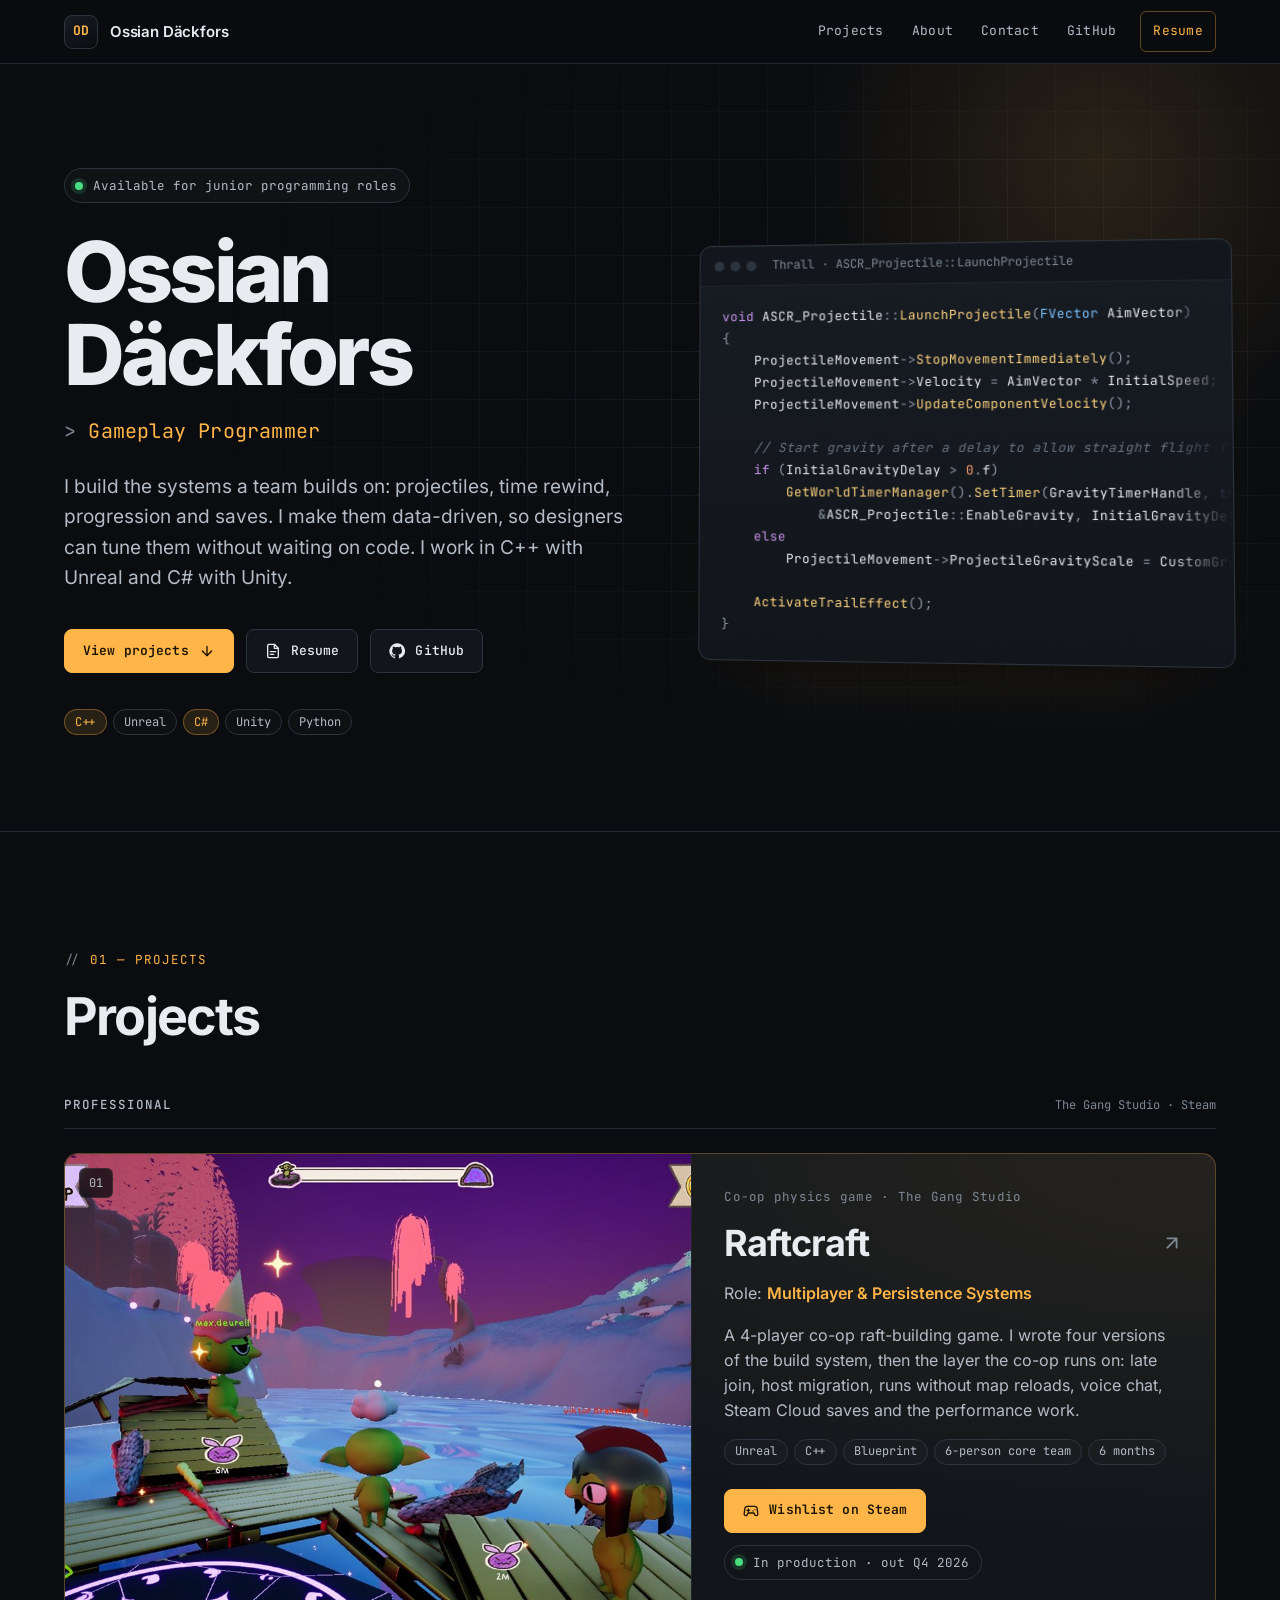
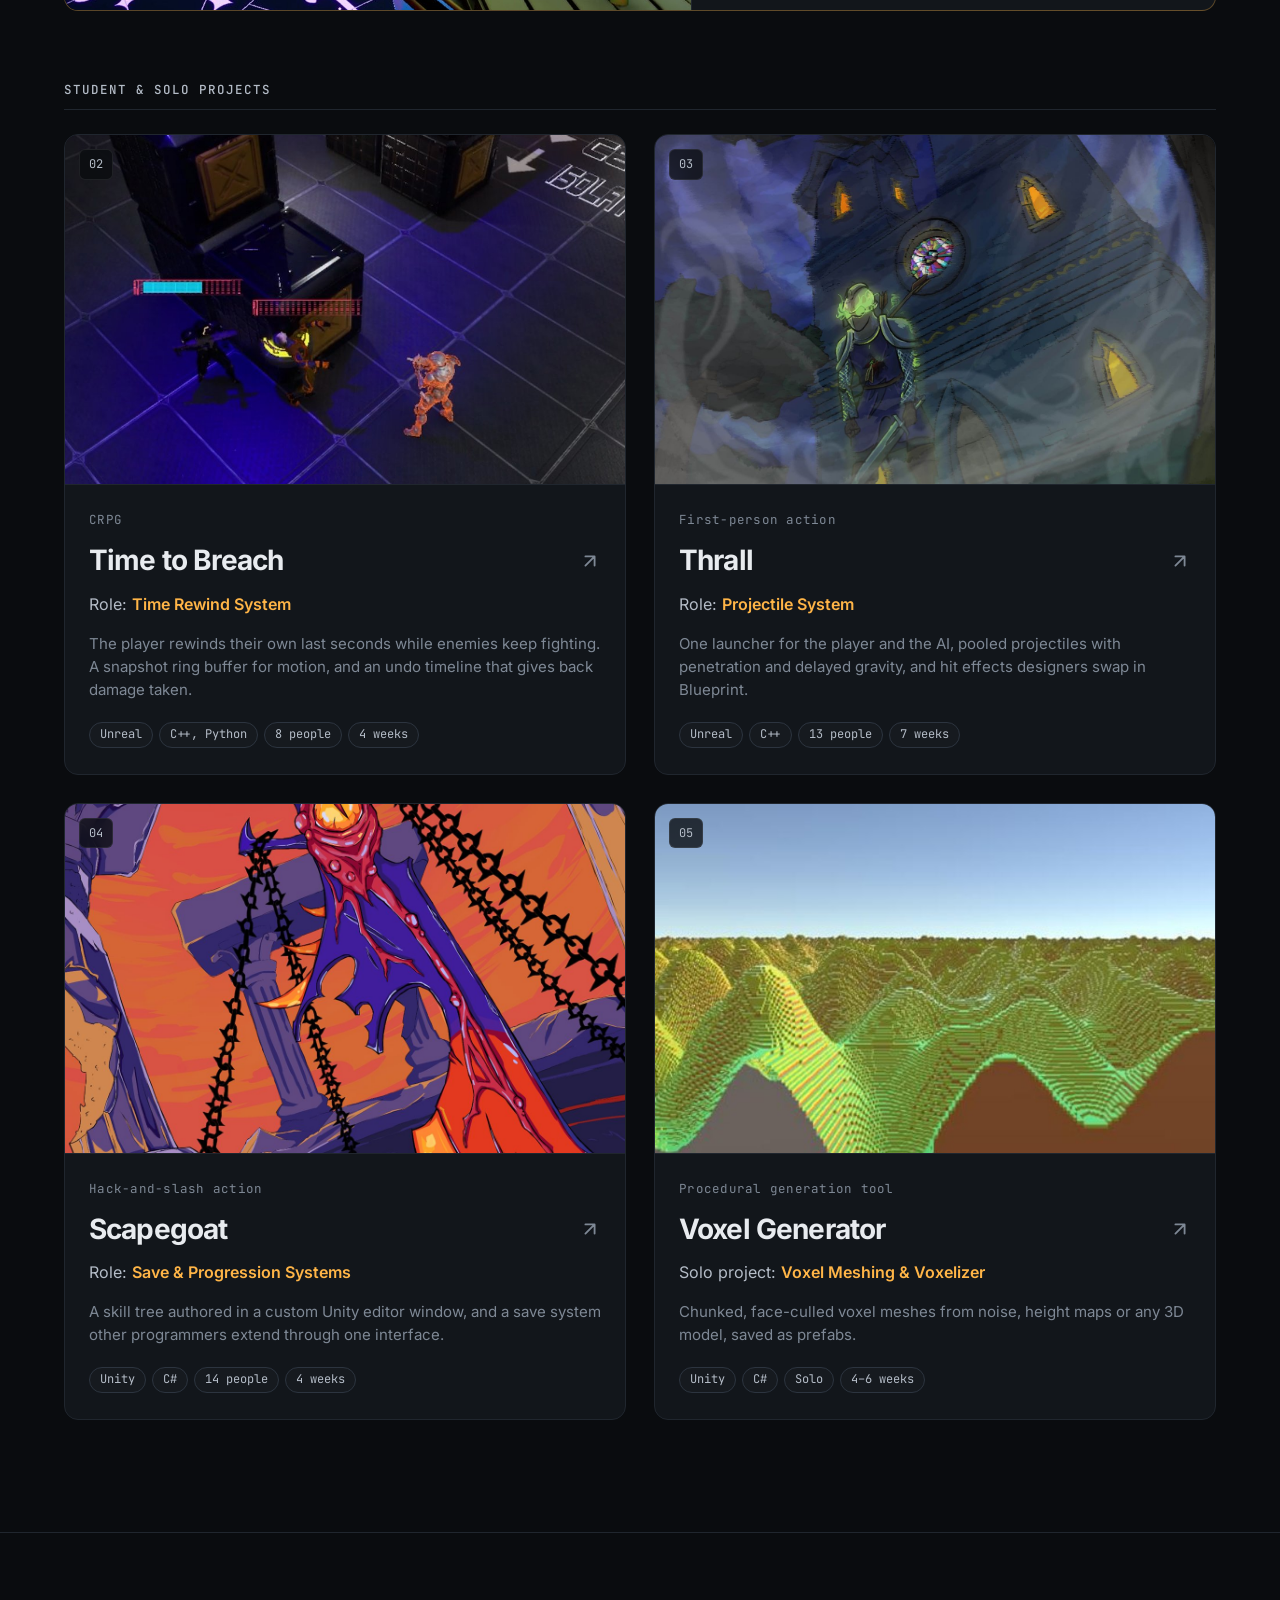
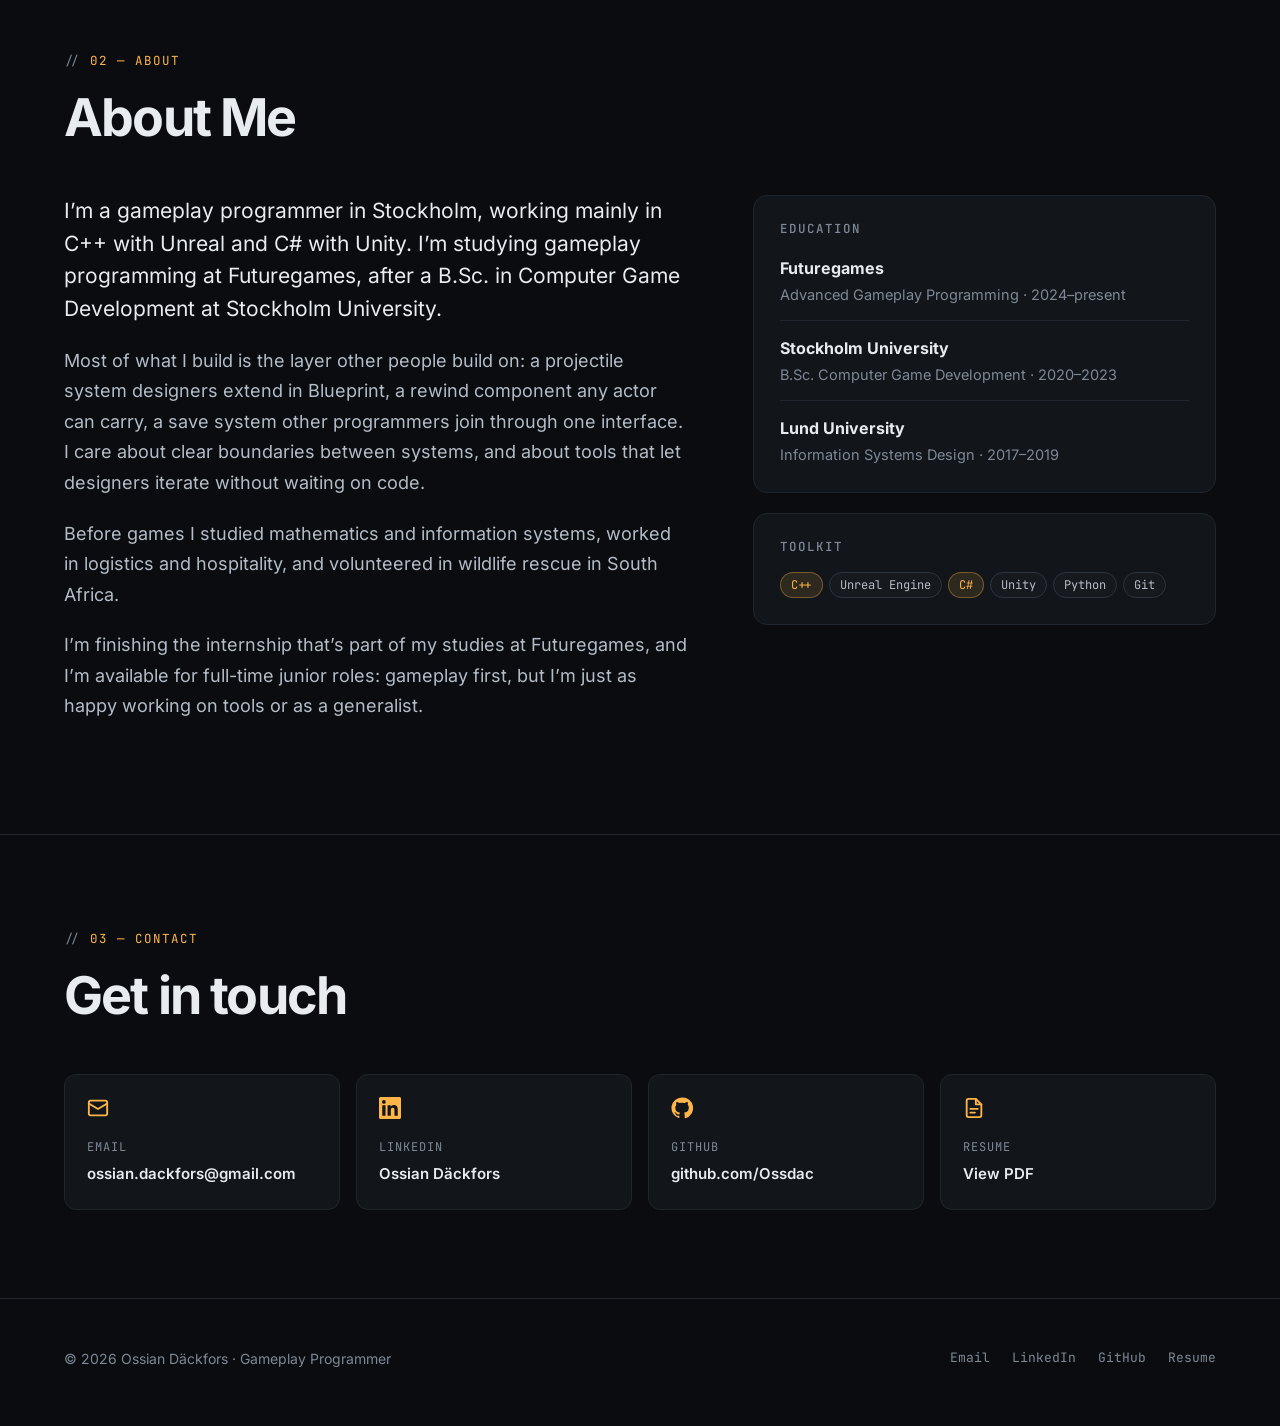
<file: index.html>
<!doctype html>
<html lang="en">
<head>
  <meta charset="utf-8">
  <meta name="viewport" content="width=device-width, initial-scale=1">
  <title>Ossian Däckfors — Gameplay Programmer</title>
  <meta name="description" content="Portfolio of Ossian Däckfors, gameplay programmer: a time rewind system, a projectile system, save and progression systems and a voxel generator, built in C++ with Unreal and C# with Unity.">
  <link rel="canonical" href="https://ossiandackfors.com/">
  <meta name="theme-color" content="#0a0c0f">
  <meta property="og:type" content="website">
  <meta property="og:site_name" content="Ossian Däckfors">
  <meta property="og:title" content="Ossian Däckfors — Gameplay Programmer">
  <meta property="og:description" content="Gameplay systems in C++/Unreal and C#/Unity: time rewind, projectiles, progression, saves and voxel tools.">
  <meta property="og:url" content="https://ossiandackfors.com/">
  <meta property="og:image" content="https://ossiandackfors.com/assets/img/thrall/og.jpg">
  <meta name="twitter:card" content="summary_large_image">
  <link rel="icon" href="assets/img/favicon.svg" type="image/svg+xml">
  <link rel="preload" href="assets/fonts/inter-latin.woff2" as="font" type="font/woff2" crossorigin>
  <link rel="stylesheet" href="assets/css/site.css">
  <script src="assets/js/site.js" defer></script>
</head>
<body>
  <a class="skip-link" href="#main">Skip to content</a>

  <header class="site-header">
    <div class="container">
      <a class="brand" href="./" aria-label="Ossian Däckfors, home"><span class="brand__mark">OD</span><span class="brand__name">Ossian Däckfors</span></a>
      <button class="nav-toggle" type="button" aria-expanded="false" aria-controls="site-nav" aria-label="Menu"><svg viewBox="0 0 24 24" fill="none" stroke="currentColor" stroke-width="2" stroke-linecap="round" aria-hidden="true"><path d="M4 7h16M4 12h16M4 17h16"/></svg></button>
      <nav class="nav" id="site-nav" aria-label="Primary">
        <a href="#projects">Projects</a>
        <a href="#about">About</a>
        <a href="#contact">Contact</a>
        <a href="https://github.com/Ossdac" target="_blank" rel="me noopener">GitHub</a>
        <a class="nav__resume" href="assets/Ossian_Dackfors_Resume.pdf" target="_blank" rel="noopener">Resume</a>
      </nav>
    </div>
  </header>

  <main id="main">
    <section class="hero">
      <div class="container hero__grid">
        <div>
          <span class="status"><span class="status__dot" aria-hidden="true"></span>Available for junior programming roles</span>
          <h1 class="hero__title">Ossian<br>Däckfors</h1>
          <p class="hero__role">Gameplay Programmer</p>
          <p class="hero__lede">I build the systems a team builds on: projectiles, time rewind, progression and saves. I make them data-driven, so designers can tune them without waiting on code. I work in C++ with Unreal and C# with Unity.</p>
          <div class="btn-row">
            <a class="btn btn--primary" href="#projects">View projects
              <svg viewBox="0 0 24 24" fill="none" stroke="currentColor" stroke-width="2" stroke-linecap="round" stroke-linejoin="round" aria-hidden="true"><path d="M12 5v14M19 12l-7 7-7-7"/></svg></a>
            <a class="btn" href="assets/Ossian_Dackfors_Resume.pdf" target="_blank" rel="noopener">
              <svg viewBox="0 0 24 24" fill="none" stroke="currentColor" stroke-width="2" stroke-linecap="round" stroke-linejoin="round" aria-hidden="true"><path d="M14 2H6a2 2 0 0 0-2 2v16a2 2 0 0 0 2 2h12a2 2 0 0 0 2-2V8z"/><path d="M14 2v6h6M8 13h8M8 17h5"/></svg>Resume</a>
            <a class="btn" href="https://github.com/Ossdac" target="_blank" rel="me noopener">
              <svg viewBox="0 0 24 24" fill="currentColor" aria-hidden="true"><path d="M12 .5a11.5 11.5 0 0 0-3.64 22.41c.58.1.79-.25.79-.56v-2c-3.2.7-3.87-1.37-3.87-1.37-.53-1.33-1.28-1.69-1.28-1.69-1.05-.72.08-.7.08-.7 1.16.08 1.77 1.19 1.77 1.19 1.03 1.77 2.7 1.26 3.36.96.1-.75.4-1.26.73-1.55-2.56-.29-5.24-1.28-5.24-5.69 0-1.26.45-2.28 1.19-3.09-.12-.29-.52-1.46.11-3.05 0 0 .97-.31 3.17 1.18a11 11 0 0 1 5.77 0c2.2-1.49 3.17-1.18 3.17-1.18.63 1.59.23 2.76.11 3.05.74.81 1.19 1.83 1.19 3.09 0 4.42-2.69 5.39-5.25 5.68.41.36.78 1.06.78 2.14v3.17c0 .31.21.67.8.56A11.5 11.5 0 0 0 12 .5z"/></svg>GitHub</a>
          </div>
          <ul class="chips" aria-label="Main tools">
            <li class="chip chip--accent">C++</li>
            <li class="chip">Unreal</li>
            <li class="chip chip--accent">C#</li>
            <li class="chip">Unity</li>
            <li class="chip">Python</li>
          </ul>
        </div>

        <div class="panel" aria-hidden="true">
          <div class="panel__bar">
            <div class="panel__dots"><span></span><span></span><span></span></div>
            <span class="panel__title">Thrall · ASCR_Projectile::LaunchProjectile</span>
          </div>
<pre><code>void ASCR_Projectile::LaunchProjectile(FVector AimVector)
{
    ProjectileMovement-&gt;StopMovementImmediately();
    ProjectileMovement-&gt;Velocity = AimVector * InitialSpeed;
    ProjectileMovement-&gt;UpdateComponentVelocity();

    // Start gravity after a delay to allow straight flight first
    if (InitialGravityDelay &gt; 0.f)
        GetWorldTimerManager().SetTimer(GravityTimerHandle, this,
            &amp;ASCR_Projectile::EnableGravity, InitialGravityDelay);
    else
        ProjectileMovement-&gt;ProjectileGravityScale = CustomGravityScale;

    ActivateTrailEffect();
}</code></pre>
        </div>
      </div>
    </section>

    <section class="section" id="projects" aria-labelledby="projects-title">
      <div class="container">
        <div class="section-head">
          <div>
            <span class="eyebrow">01 — Projects</span>
            <h2 id="projects-title">Projects</h2>
          </div>
        </div>

        <div class="group-head">
          <h3>Professional</h3>
          <span>The Gang Studio · Steam</span>
        </div>

        <article class="card card--feature">
          <div class="card__media">
            <img src="assets/img/raftcraft/card.jpg" alt="Raftcraft gameplay: three goblins on a raft of wooden pallets drifting down a blue river through a pink forest" width="1200" height="675" loading="lazy">
            <span class="card__index">01</span>
          </div>
          <div class="card__body">
            <p class="card__type">Co-op physics game · The Gang Studio</p>
            <h4 class="card__title"><a href="raftcraft/">Raftcraft</a>
              <svg class="card__arrow" viewBox="0 0 24 24" fill="none" stroke="currentColor" stroke-width="2" stroke-linecap="round" stroke-linejoin="round" aria-hidden="true"><path d="M7 17 17 7M7 7h10v10"/></svg></h4>
            <p class="card__role">Role: <strong>Multiplayer &amp; Persistence Systems</strong></p>
            <p class="card__desc">A 4-player co-op raft-building game. I wrote four versions of the build system, then the layer the co-op runs on: late join, host migration, runs without map reloads, voice chat, Steam Cloud saves and the performance work.</p>
            <ul class="chips" aria-label="Project facts">
              <li class="chip">Unreal</li>
              <li class="chip">C++</li>
              <li class="chip">Blueprint</li>
              <li class="chip">6-person core team</li>
              <li class="chip">6 months</li>
            </ul>
            <div class="card__actions">
              <a class="btn btn--primary" href="https://store.steampowered.com/app/5209580/Raftcraft/" target="_blank" rel="noopener">
                <svg viewBox="0 0 24 24" fill="none" stroke="currentColor" stroke-width="2" stroke-linecap="round" stroke-linejoin="round" aria-hidden="true"><path d="M6 11h4M8 9v4M15 12h.01M18 10h.01"/><path d="M17.32 5H6.68a4 4 0 0 0-3.98 3.59l-.9 7.64A2.5 2.5 0 0 0 4.27 19c.84 0 1.6-.47 1.98-1.21L7.5 15h9l1.25 2.79A2.24 2.24 0 0 0 19.73 19a2.5 2.5 0 0 0 2.47-2.77l-.9-7.64A4 4 0 0 0 17.32 5z"/></svg>Wishlist on Steam</a>
              <span class="status"><span class="status__dot" aria-hidden="true"></span>In production · out Q4 2026</span>
            </div>
          </div>
        </article>

        <div class="group-head">
          <h3>Student &amp; solo projects</h3>
        </div>

        <div class="project-grid">
          <article class="card">
            <div class="card__media">
              <img src="assets/img/time-to-breach/card.jpg" alt="Top-down view of a Time to Breach fight among crates on a neon-lit floor" width="964" height="964" loading="lazy">
              <span class="card__index">02</span>
            </div>
            <div class="card__body">
              <p class="card__type">CRPG</p>
              <h4 class="card__title"><a href="time-to-breach/">Time to Breach</a>
                <svg class="card__arrow" viewBox="0 0 24 24" fill="none" stroke="currentColor" stroke-width="2" stroke-linecap="round" stroke-linejoin="round" aria-hidden="true"><path d="M7 17 17 7M7 7h10v10"/></svg></h4>
              <p class="card__role">Role: <strong>Time Rewind System</strong></p>
              <p class="card__desc">The player rewinds their own last seconds while enemies keep fighting. A snapshot ring buffer for motion, and an undo timeline that gives back damage taken.</p>
              <ul class="chips" aria-label="Project facts">
                <li class="chip">Unreal</li>
                <li class="chip">C++, Python</li>
                <li class="chip">8 people</li>
                <li class="chip">4 weeks</li>
              </ul>
            </div>
          </article>

          <article class="card">
            <div class="card__media">
              <img src="assets/img/thrall/card.jpg" alt="Thrall key art: a possessed knight glowing green in front of a church at night" width="1448" height="1448" loading="lazy" style="object-position: center 60%">
              <span class="card__index">03</span>
            </div>
            <div class="card__body">
              <p class="card__type">First-person action</p>
              <h4 class="card__title"><a href="thrall/">Thrall</a>
                <svg class="card__arrow" viewBox="0 0 24 24" fill="none" stroke="currentColor" stroke-width="2" stroke-linecap="round" stroke-linejoin="round" aria-hidden="true"><path d="M7 17 17 7M7 7h10v10"/></svg></h4>
              <p class="card__role">Role: <strong>Projectile System</strong></p>
              <p class="card__desc">One launcher for the player and the AI, pooled projectiles with penetration and delayed gravity, and hit effects designers swap in Blueprint.</p>
              <ul class="chips" aria-label="Project facts">
                <li class="chip">Unreal</li>
                <li class="chip">C++</li>
                <li class="chip">13 people</li>
                <li class="chip">7 weeks</li>
              </ul>
            </div>
          </article>

          <article class="card">
            <div class="card__media">
              <img src="assets/img/scapegoat/card.jpg" alt="Scapegoat key art: a chained, blood-powered sword among ruined pillars" width="1200" height="1200" loading="lazy">
              <span class="card__index">04</span>
            </div>
            <div class="card__body">
              <p class="card__type">Hack-and-slash action</p>
              <h4 class="card__title"><a href="scapegoat/">Scapegoat</a>
                <svg class="card__arrow" viewBox="0 0 24 24" fill="none" stroke="currentColor" stroke-width="2" stroke-linecap="round" stroke-linejoin="round" aria-hidden="true"><path d="M7 17 17 7M7 7h10v10"/></svg></h4>
              <p class="card__role">Role: <strong>Save &amp; Progression Systems</strong></p>
              <p class="card__desc">A skill tree authored in a custom Unity editor window, and a save system other programmers extend through one interface.</p>
              <ul class="chips" aria-label="Project facts">
                <li class="chip">Unity</li>
                <li class="chip">C#</li>
                <li class="chip">14 people</li>
                <li class="chip">4 weeks</li>
              </ul>
            </div>
          </article>

          <article class="card">
            <div class="card__media">
              <img src="assets/img/voxel-generator/card.jpg" alt="Voxel terrain generated from Perlin noise, with rolling green hills" width="660" height="662" loading="lazy" style="object-position: center 70%">
              <span class="card__index">05</span>
            </div>
            <div class="card__body">
              <p class="card__type">Procedural generation tool</p>
              <h4 class="card__title"><a href="voxel-generator/">Voxel Generator</a>
                <svg class="card__arrow" viewBox="0 0 24 24" fill="none" stroke="currentColor" stroke-width="2" stroke-linecap="round" stroke-linejoin="round" aria-hidden="true"><path d="M7 17 17 7M7 7h10v10"/></svg></h4>
              <p class="card__role">Solo project: <strong>Voxel Meshing &amp; Voxelizer</strong></p>
              <p class="card__desc">Chunked, face-culled voxel meshes from noise, height maps or any 3D model, saved as prefabs.</p>
              <ul class="chips" aria-label="Project facts">
                <li class="chip">Unity</li>
                <li class="chip">C#</li>
                <li class="chip">Solo</li>
                <li class="chip">4–6 weeks</li>
              </ul>
            </div>
          </article>
        </div>
      </div>
    </section>

    <section class="section" id="about" aria-labelledby="about-title">
      <div class="container">
        <div class="section-head">
          <div>
            <span class="eyebrow">02 — About</span>
            <h2 id="about-title">About Me</h2>
          </div>
        </div>

        <div class="about">
          <div class="about__text">
            <p>I’m a gameplay programmer in Stockholm, working mainly in C++ with Unreal and C# with Unity. I’m studying gameplay programming at Futuregames, after a B.Sc. in Computer Game Development at Stockholm University.</p>
            <p>Most of what I build is the layer other people build on: a projectile system designers extend in Blueprint, a rewind component any actor can carry, a save system other programmers join through one interface. I care about clear boundaries between systems, and about tools that let designers iterate without waiting on code.</p>
            <p>Before games I studied mathematics and information systems, worked in logistics and hospitality, and volunteered in wildlife rescue in South Africa.</p>
            <p>I’m finishing the internship that’s part of my studies at Futuregames, and I’m available for full-time junior roles: gameplay first, but I’m just as happy working on tools or as a generalist.</p>
          </div>

          <div>
            <div class="aside-box">
              <h3>Education</h3>
              <ul class="edu">
                <li><strong>Futuregames</strong><span>Advanced Gameplay Programming · 2024–present</span></li>
                <li><strong>Stockholm University</strong><span>B.Sc. Computer Game Development · 2020–2023</span></li>
                <li><strong>Lund University</strong><span>Information Systems Design · 2017–2019</span></li>
              </ul>
            </div>
            <div class="aside-box">
              <h3>Toolkit</h3>
              <ul class="chips">
                <li class="chip chip--accent">C++</li>
                <li class="chip">Unreal Engine</li>
                <li class="chip chip--accent">C#</li>
                <li class="chip">Unity</li>
                <li class="chip">Python</li>
                <li class="chip">Git</li>
              </ul>
            </div>
          </div>
        </div>
      </div>
    </section>

    <section class="section section--tight" id="contact" aria-labelledby="contact-title">
      <div class="container">
        <div class="section-head">
          <div>
            <span class="eyebrow">03 — Contact</span>
            <h2 id="contact-title">Get in touch</h2>
          </div>
        </div>

        <div class="contact-grid">
          <a class="contact-card" href="mailto:ossian.dackfors@gmail.com">
            <svg viewBox="0 0 24 24" fill="none" stroke="currentColor" stroke-width="2" stroke-linecap="round" stroke-linejoin="round" aria-hidden="true"><rect x="2" y="4" width="20" height="16" rx="2"/><path d="m22 7-10 6L2 7"/></svg>
            <div><div class="contact-card__label">Email</div><div class="contact-card__value">ossian.dackfors@gmail.com</div></div>
          </a>
          <a class="contact-card" href="https://www.linkedin.com/in/ossian-d%C3%A4ckfors-481280120" target="_blank" rel="me noopener">
            <svg viewBox="0 0 24 24" fill="currentColor" aria-hidden="true"><path d="M20.45 20.45h-3.56v-5.57c0-1.33-.02-3.04-1.85-3.04-1.85 0-2.14 1.45-2.14 2.94v5.67H9.35V9h3.41v1.56h.05c.48-.9 1.64-1.85 3.37-1.85 3.6 0 4.27 2.37 4.27 5.46v6.28zM5.34 7.43a2.06 2.06 0 1 1 0-4.13 2.06 2.06 0 0 1 0 4.13zM7.12 20.45H3.56V9h3.56v11.45zM22.22 0H1.77C.79 0 0 .77 0 1.73v20.54C0 23.23.79 24 1.77 24h20.45c.98 0 1.78-.77 1.78-1.73V1.73C24 .77 23.2 0 22.22 0z"/></svg>
            <div><div class="contact-card__label">LinkedIn</div><div class="contact-card__value">Ossian Däckfors</div></div>
          </a>
          <a class="contact-card" href="https://github.com/Ossdac" target="_blank" rel="me noopener">
            <svg viewBox="0 0 24 24" fill="currentColor" aria-hidden="true"><path d="M12 .5a11.5 11.5 0 0 0-3.64 22.41c.58.1.79-.25.79-.56v-2c-3.2.7-3.87-1.37-3.87-1.37-.53-1.33-1.28-1.69-1.28-1.69-1.05-.72.08-.7.08-.7 1.16.08 1.77 1.19 1.77 1.19 1.03 1.77 2.7 1.26 3.36.96.1-.75.4-1.26.73-1.55-2.56-.29-5.24-1.28-5.24-5.69 0-1.26.45-2.28 1.19-3.09-.12-.29-.52-1.46.11-3.05 0 0 .97-.31 3.17 1.18a11 11 0 0 1 5.77 0c2.2-1.49 3.17-1.18 3.17-1.18.63 1.59.23 2.76.11 3.05.74.81 1.19 1.83 1.19 3.09 0 4.42-2.69 5.39-5.25 5.68.41.36.78 1.06.78 2.14v3.17c0 .31.21.67.8.56A11.5 11.5 0 0 0 12 .5z"/></svg>
            <div><div class="contact-card__label">GitHub</div><div class="contact-card__value">github.com/Ossdac</div></div>
          </a>
          <a class="contact-card" href="assets/Ossian_Dackfors_Resume.pdf" target="_blank" rel="noopener">
            <svg viewBox="0 0 24 24" fill="none" stroke="currentColor" stroke-width="2" stroke-linecap="round" stroke-linejoin="round" aria-hidden="true"><path d="M14 2H6a2 2 0 0 0-2 2v16a2 2 0 0 0 2 2h12a2 2 0 0 0 2-2V8z"/><path d="M14 2v6h6M8 13h8M8 17h5"/></svg>
            <div><div class="contact-card__label">Resume</div><div class="contact-card__value">View PDF</div></div>
          </a>
        </div>
      </div>
    </section>
  </main>

  <footer class="site-footer">
    <div class="container">
      <p>© <span data-year>2026</span> Ossian Däckfors · Gameplay Programmer</p>
      <nav aria-label="Footer">
        <a href="mailto:ossian.dackfors@gmail.com">Email</a>
        <a href="https://www.linkedin.com/in/ossian-d%C3%A4ckfors-481280120" target="_blank" rel="me noopener">LinkedIn</a>
        <a href="https://github.com/Ossdac" target="_blank" rel="me noopener">GitHub</a>
        <a href="assets/Ossian_Dackfors_Resume.pdf" target="_blank" rel="noopener">Resume</a>
      </nav>
    </div>
  </footer>
</body>
</html>
</file>
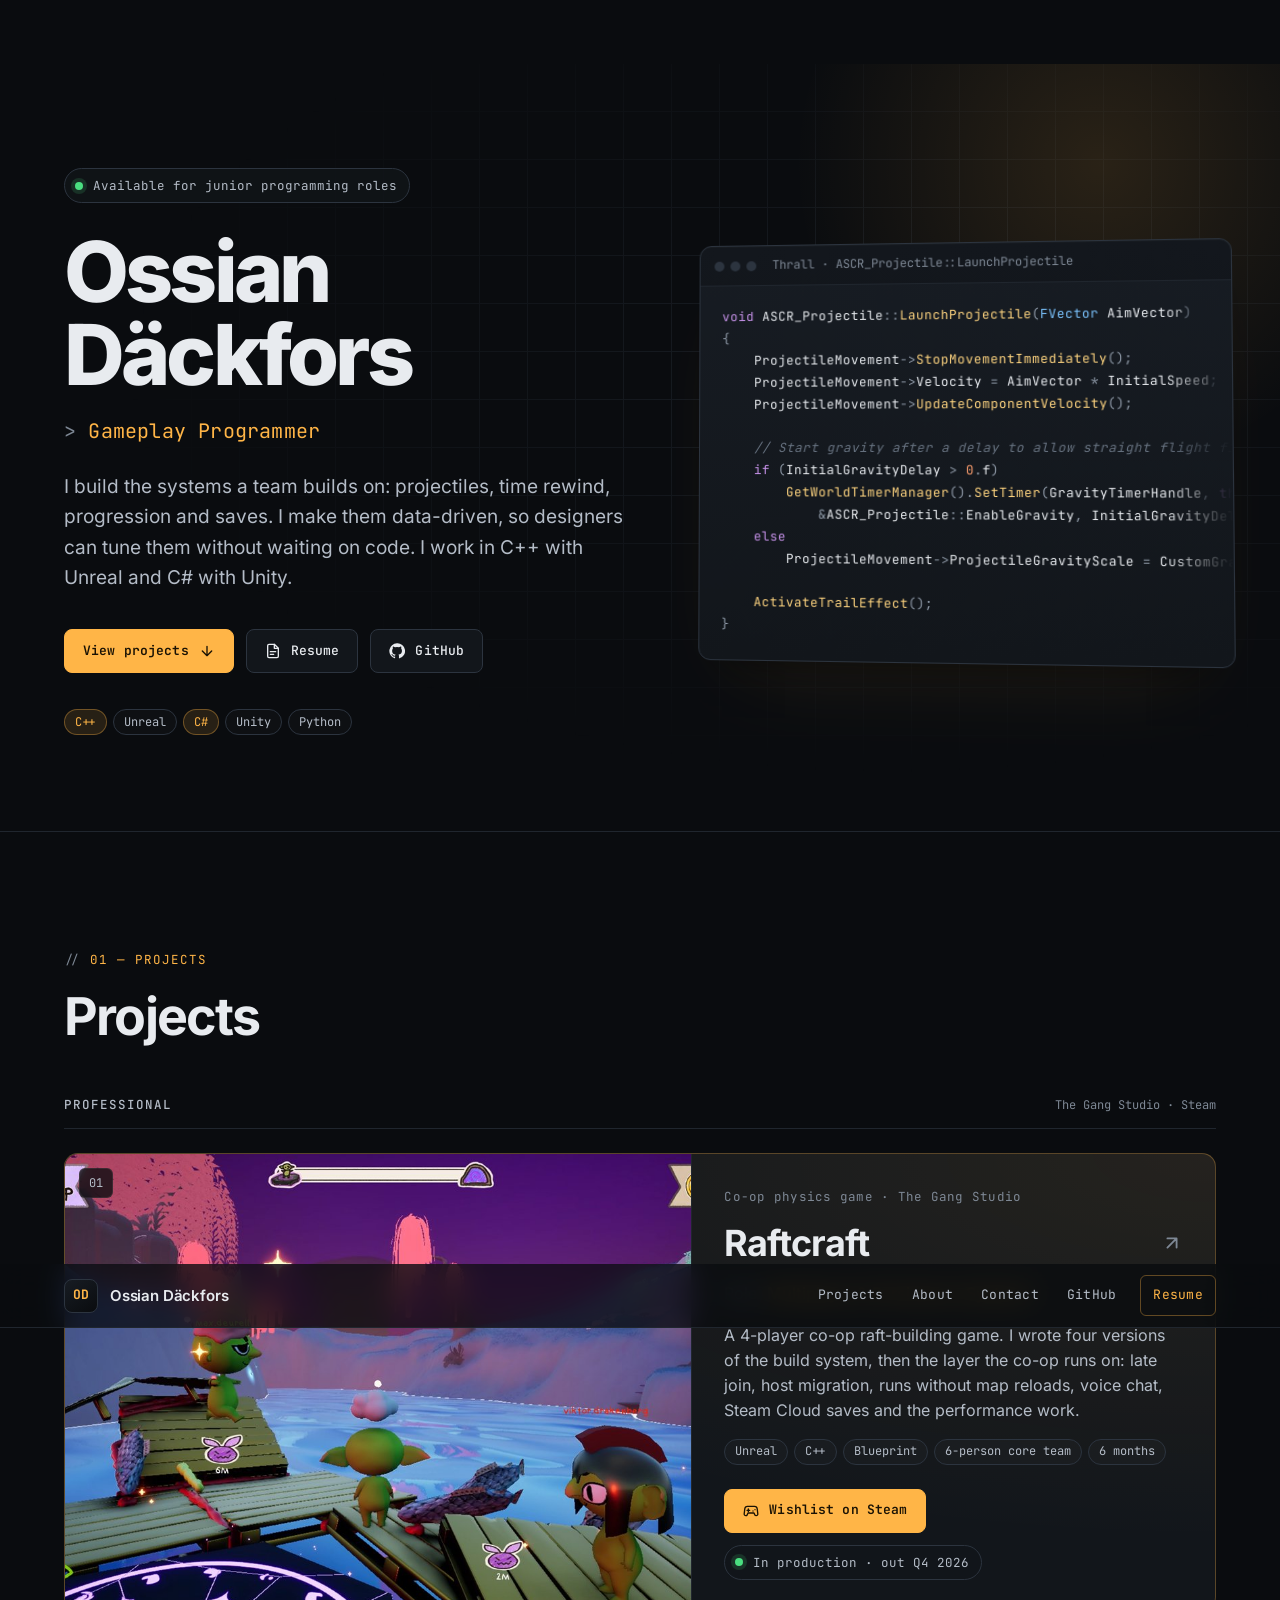
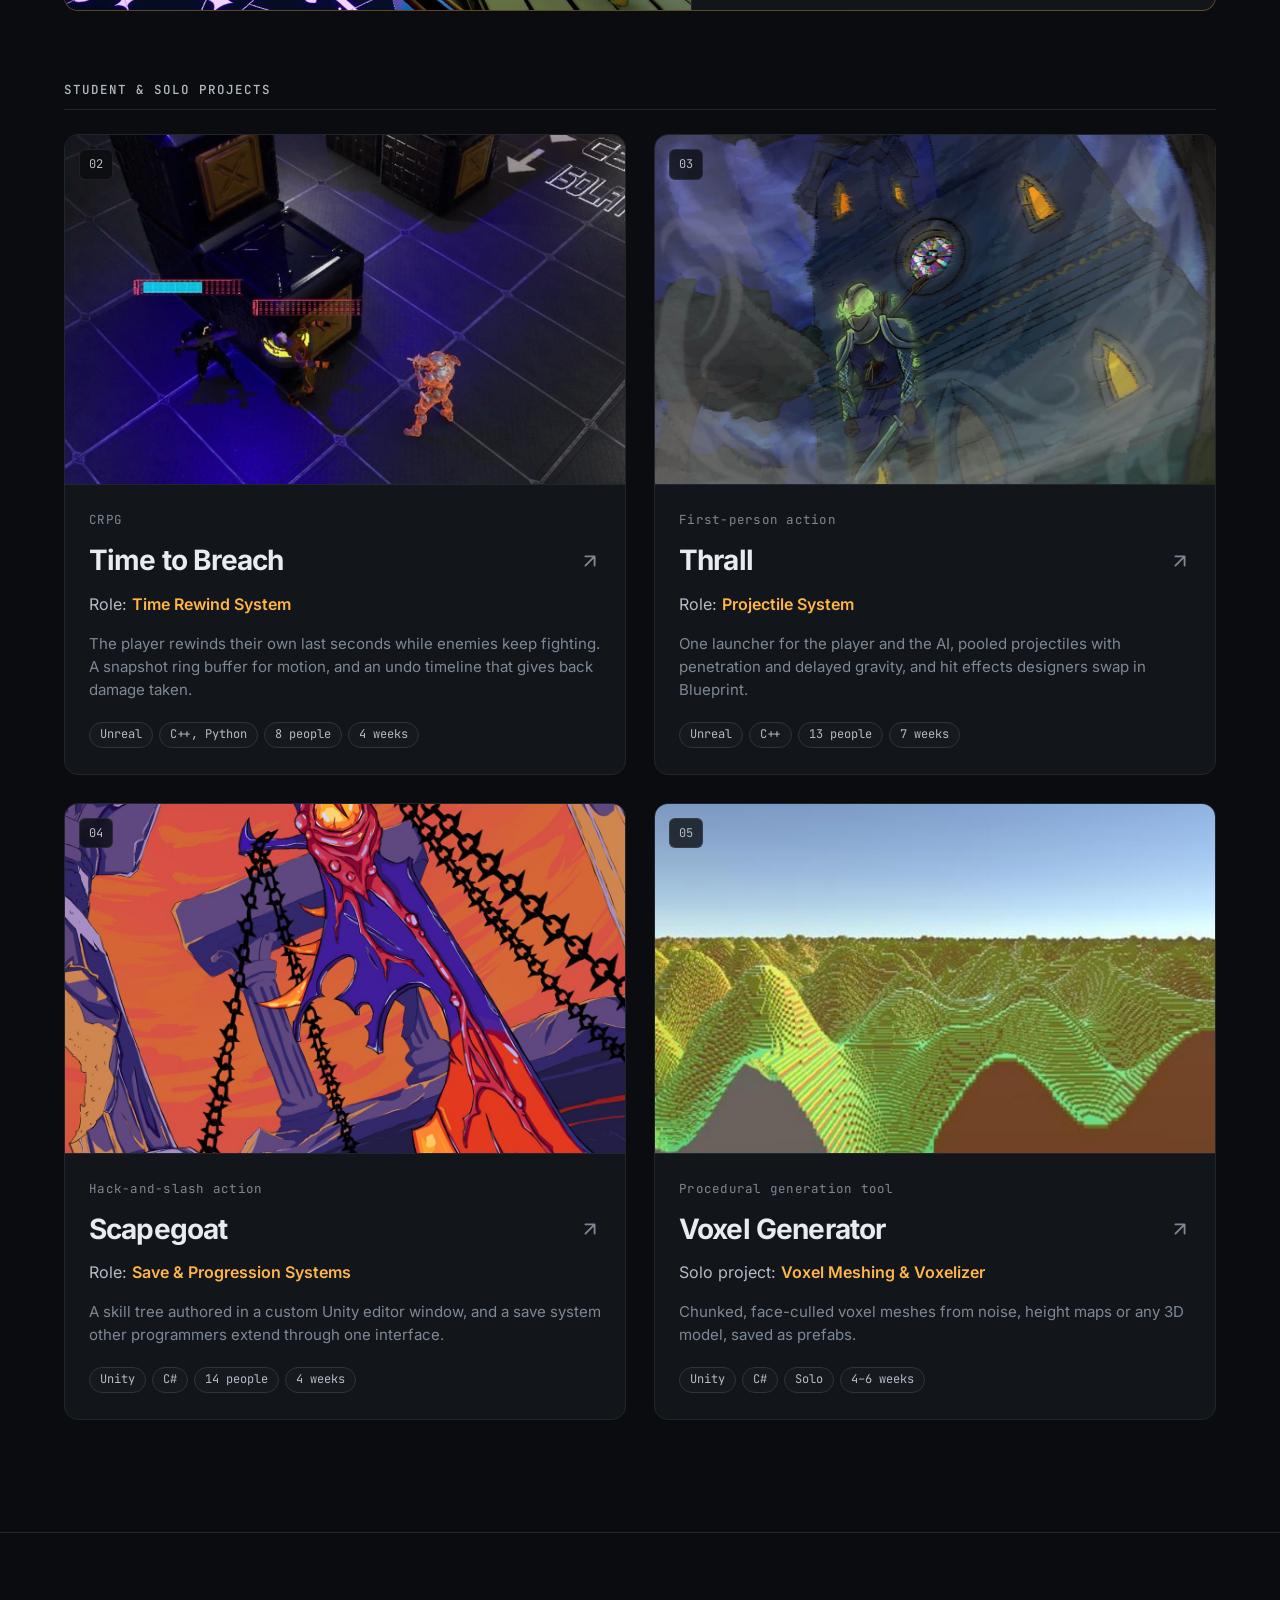
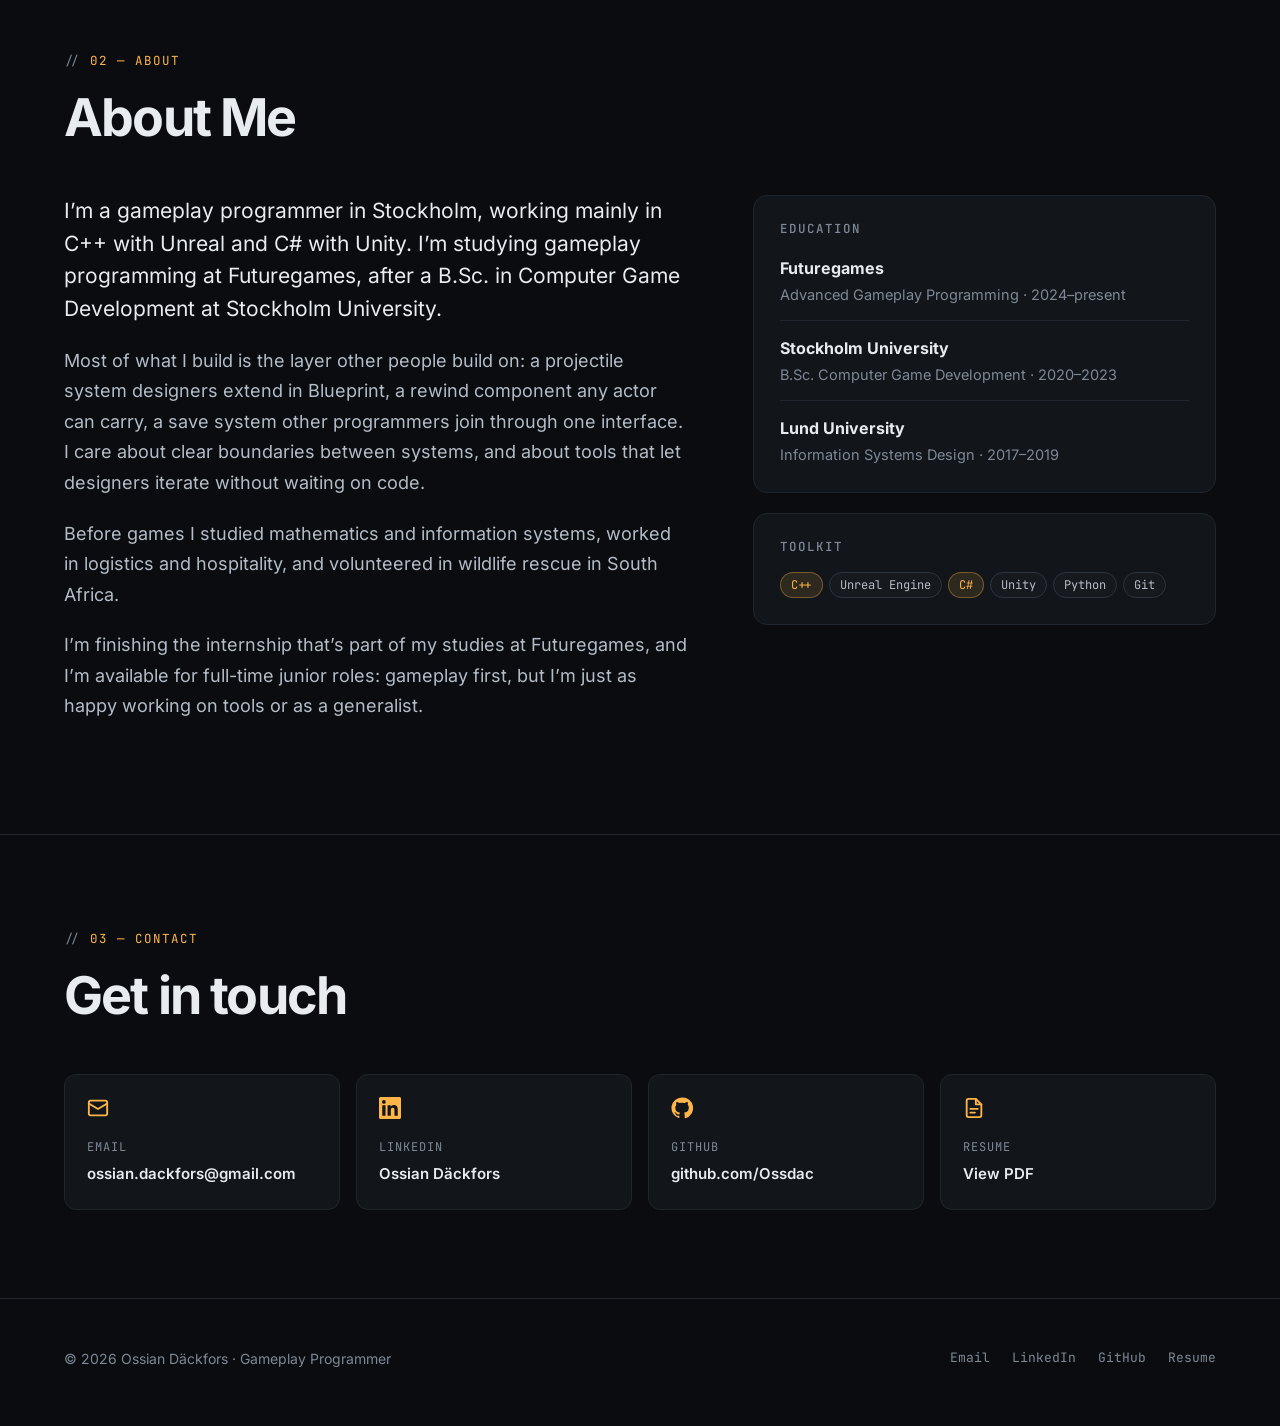
<file: contacts/index.html>
<!doctype html>
<html lang="en">
<head>
  <meta charset="utf-8">
  <title>Contact — Ossian Däckfors</title>
  <link rel="canonical" href="https://ossiandackfors.com/#contact">
  <meta http-equiv="refresh" content="0; url=../#contact">
  <meta name="robots" content="noindex">
</head>
<body>
  <p>Moved to <a href="../#contact">ossiandackfors.com/#contact</a>.</p>
</body>
</html>
</file>
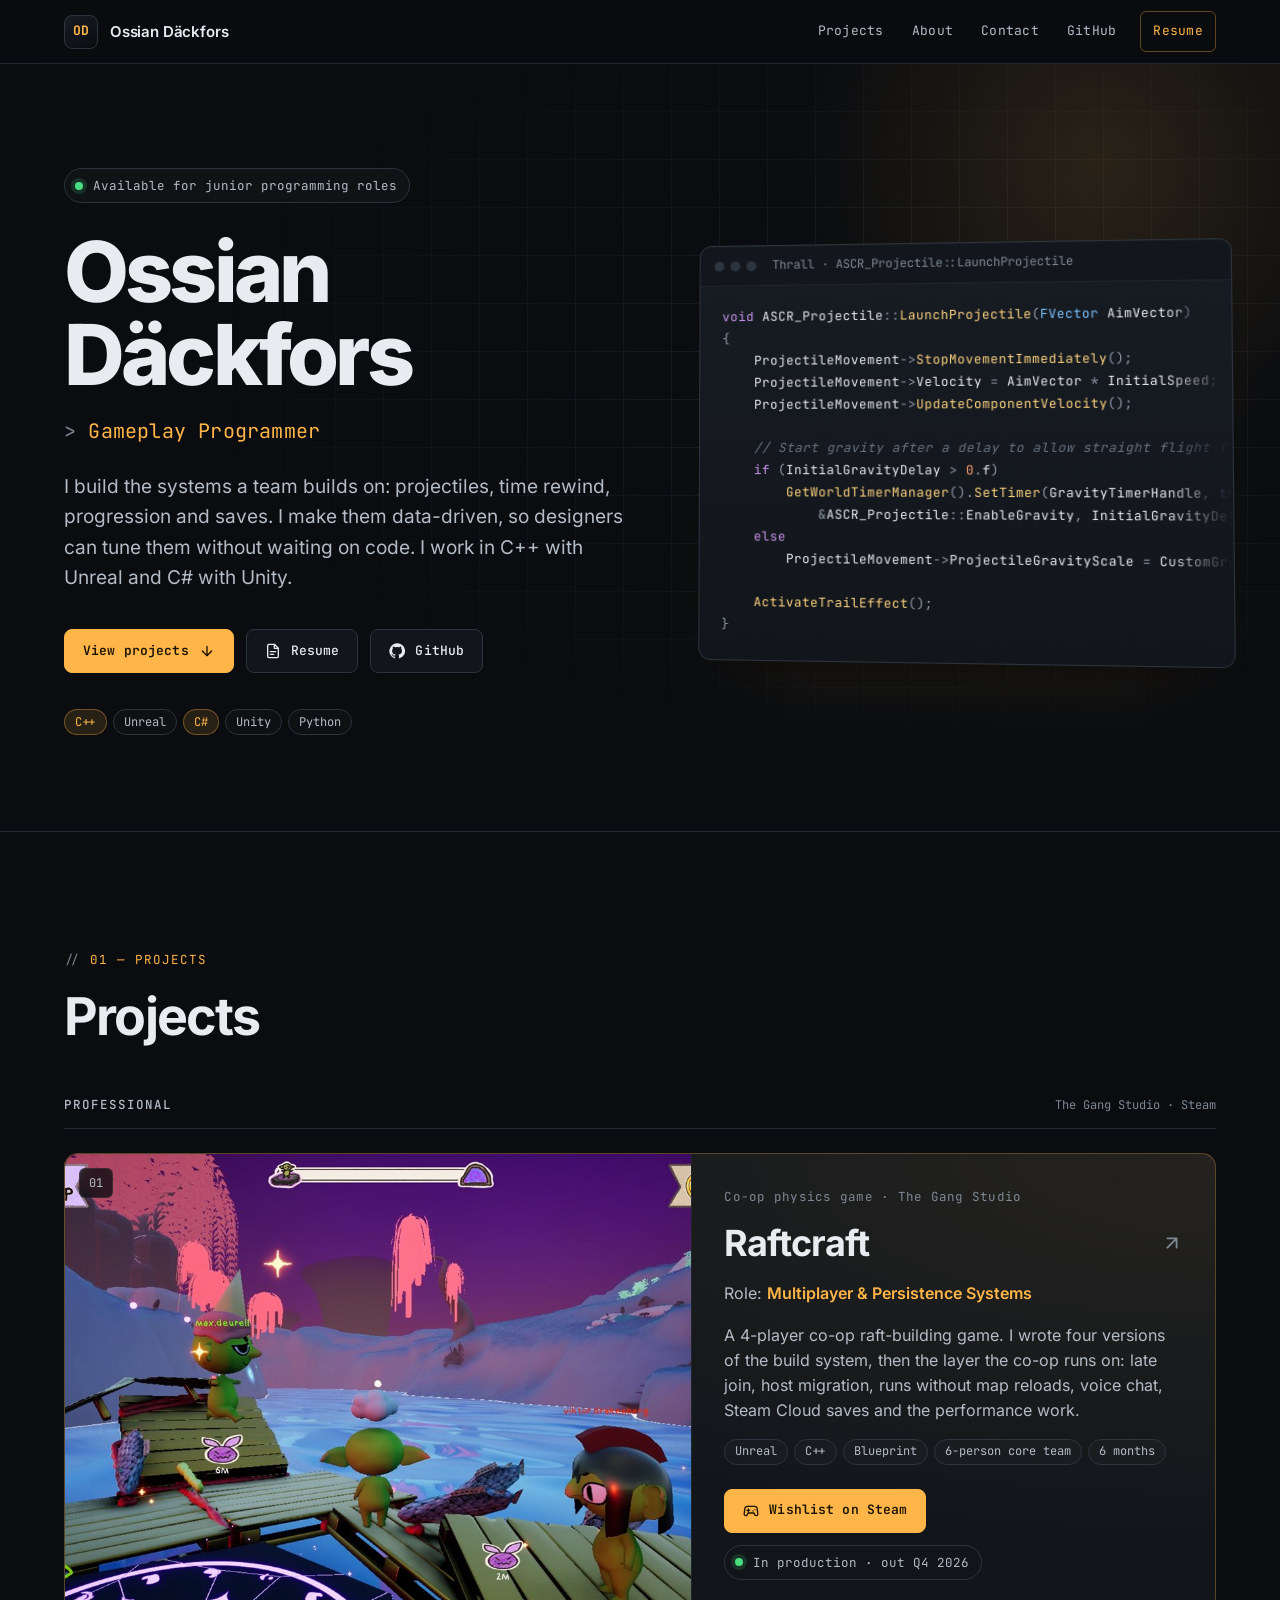
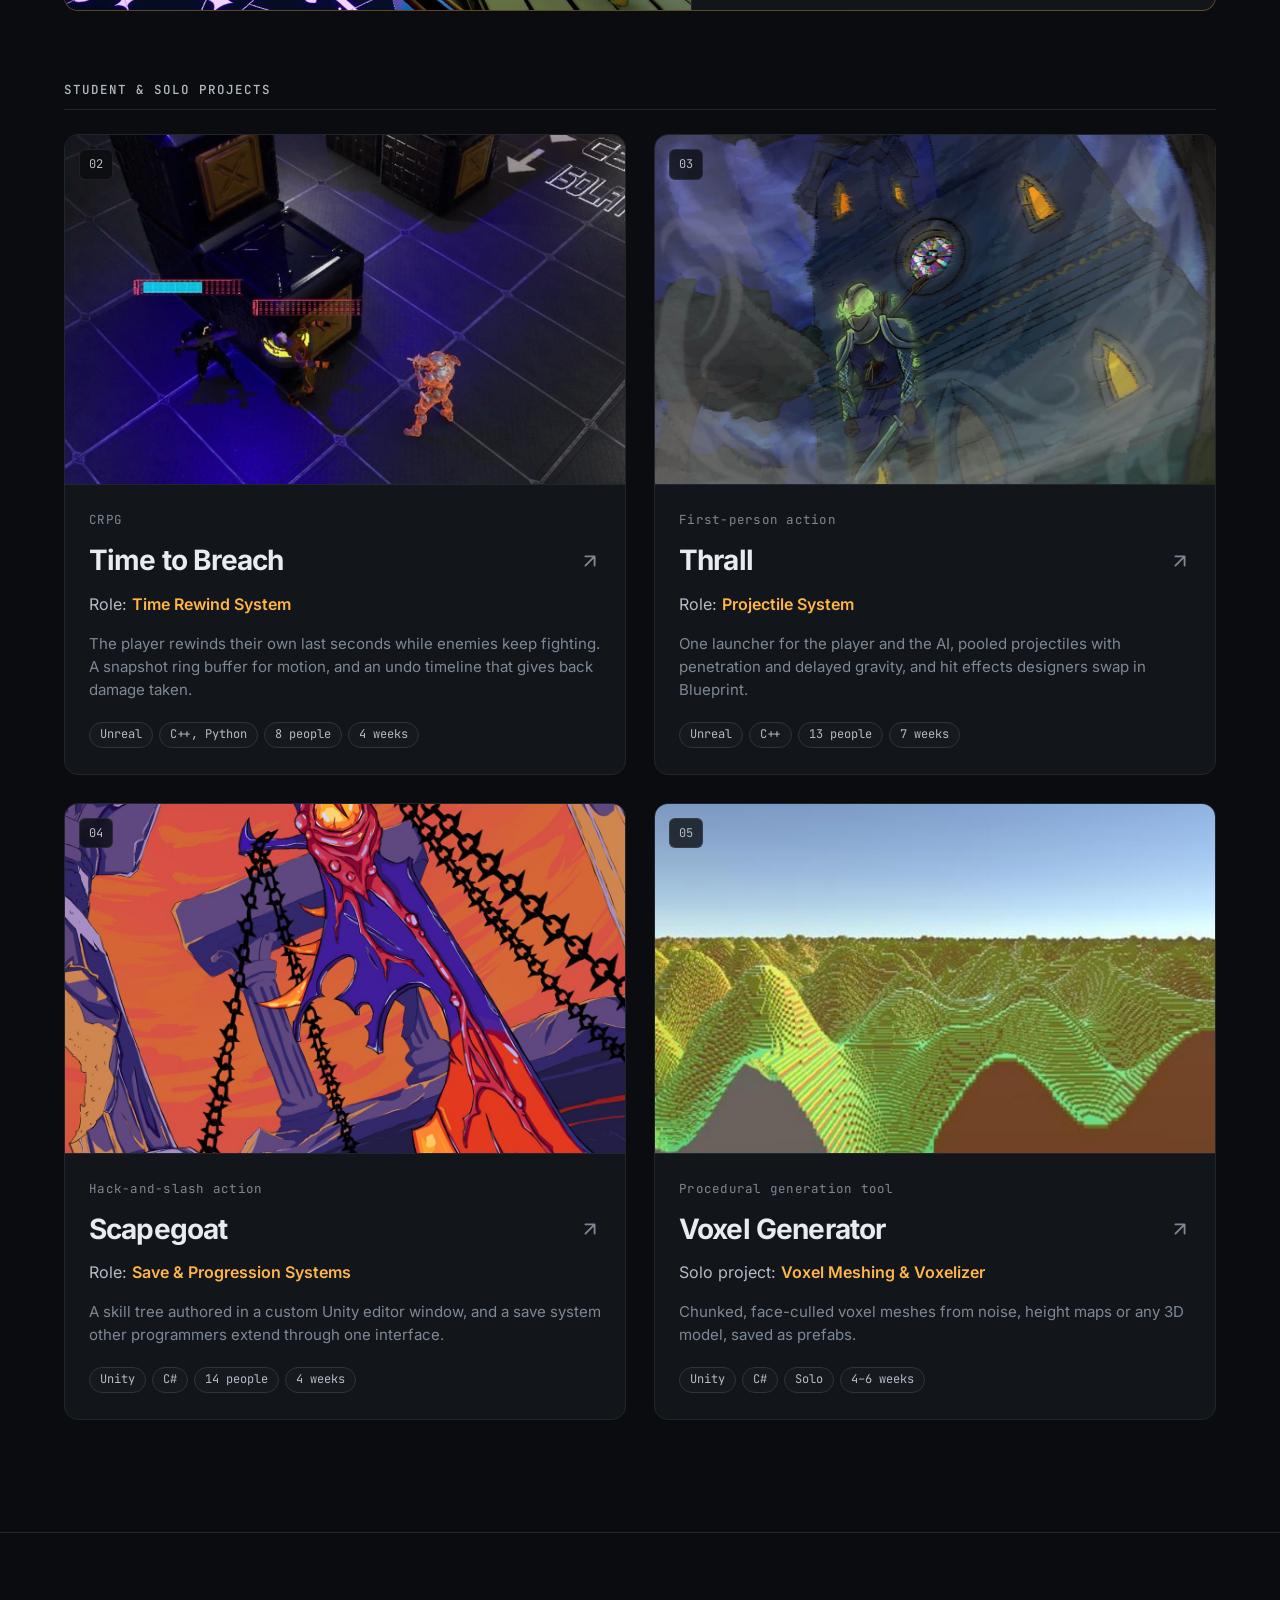
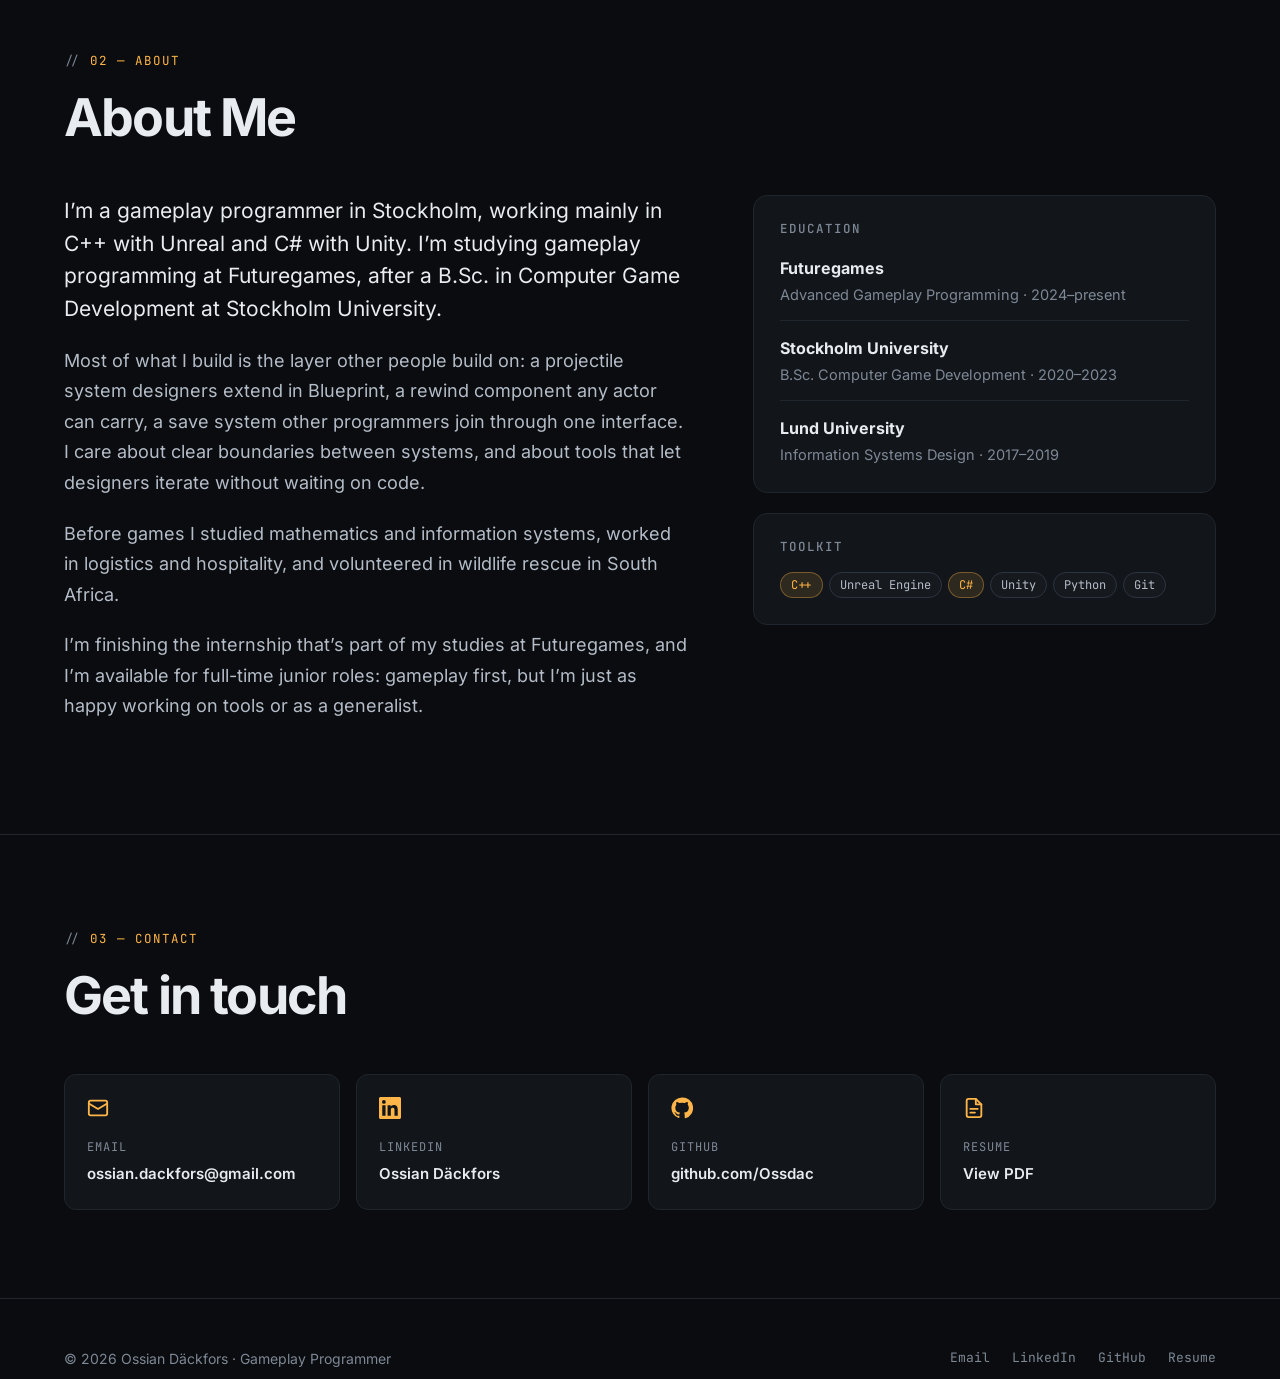
<file: home/index.html>
<!doctype html>
<html lang="en">
<head>
  <meta charset="utf-8">
  <title>Ossian Däckfors</title>
  <link rel="canonical" href="https://ossiandackfors.com/">
  <meta http-equiv="refresh" content="0; url=../">
  <meta name="robots" content="noindex">
</head>
<body>
  <p>Moved to <a href="../">ossiandackfors.com</a>.</p>
</body>
</html>
</file>
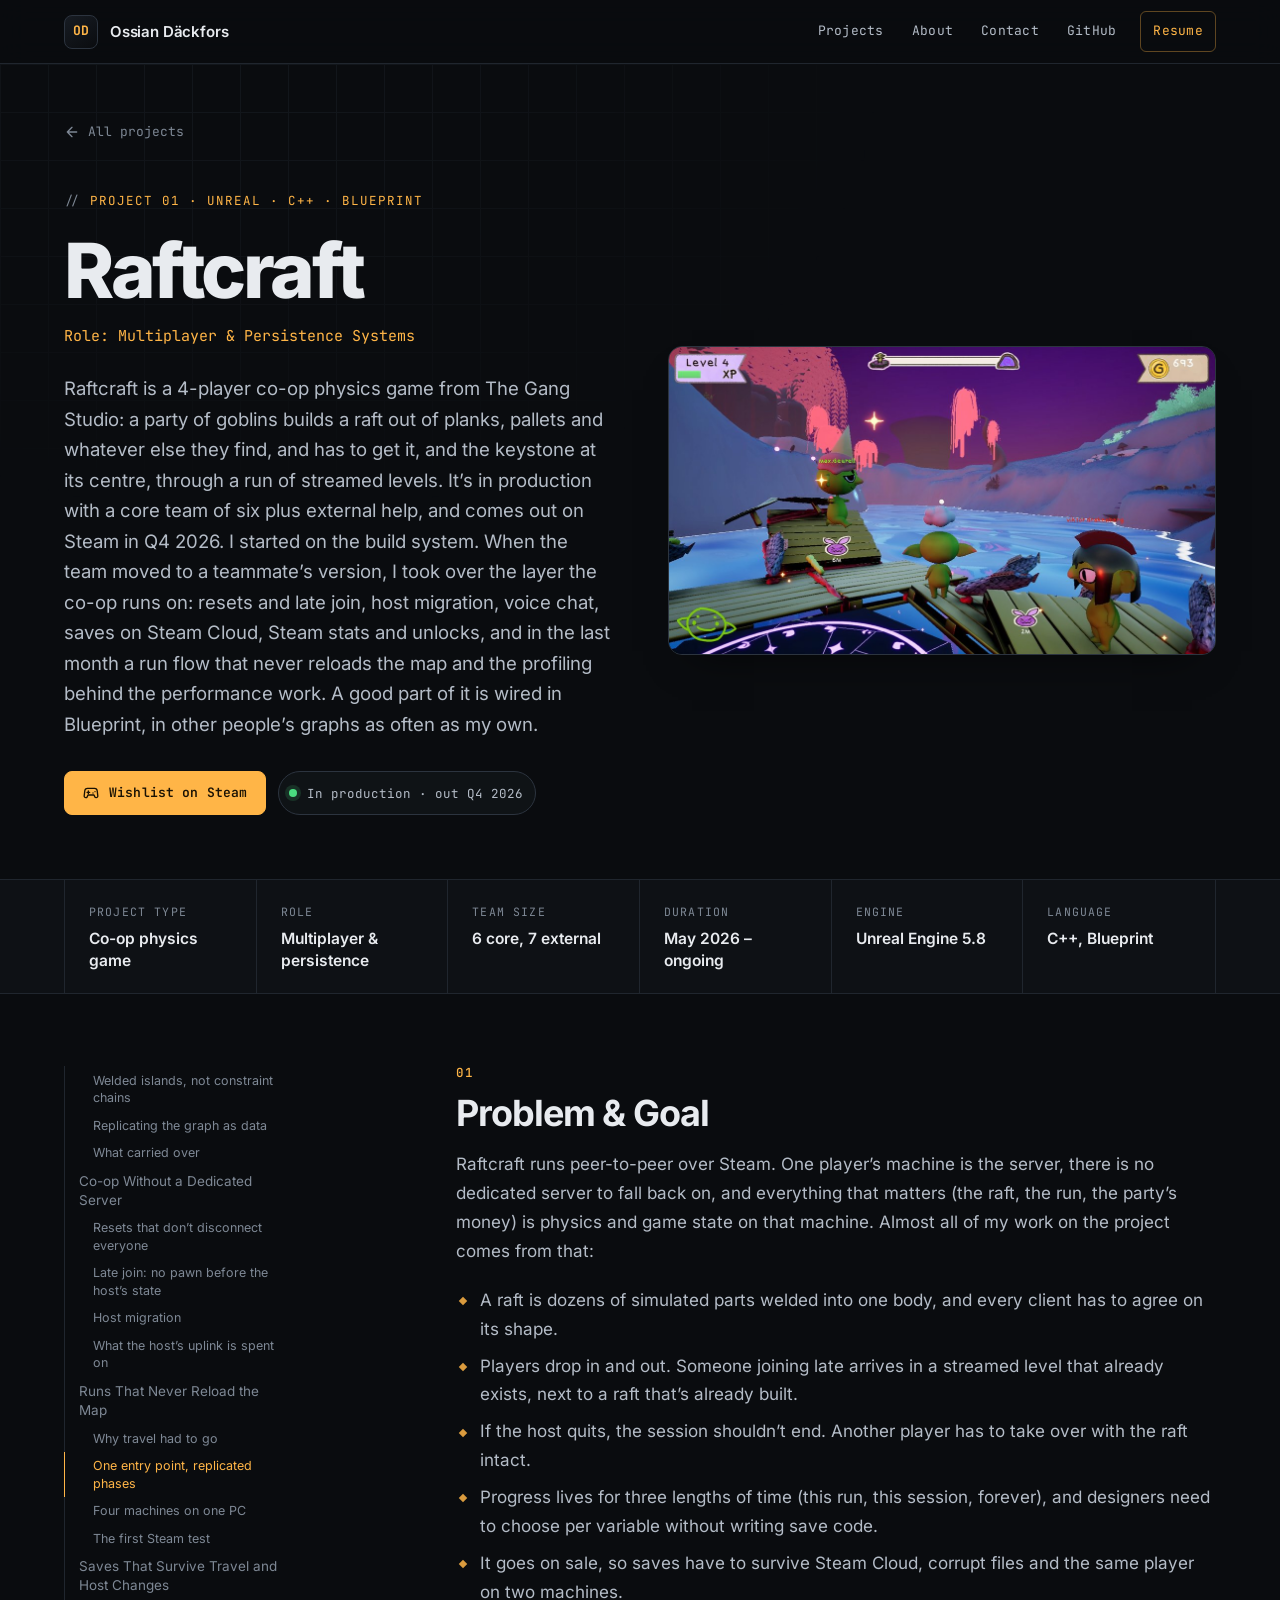
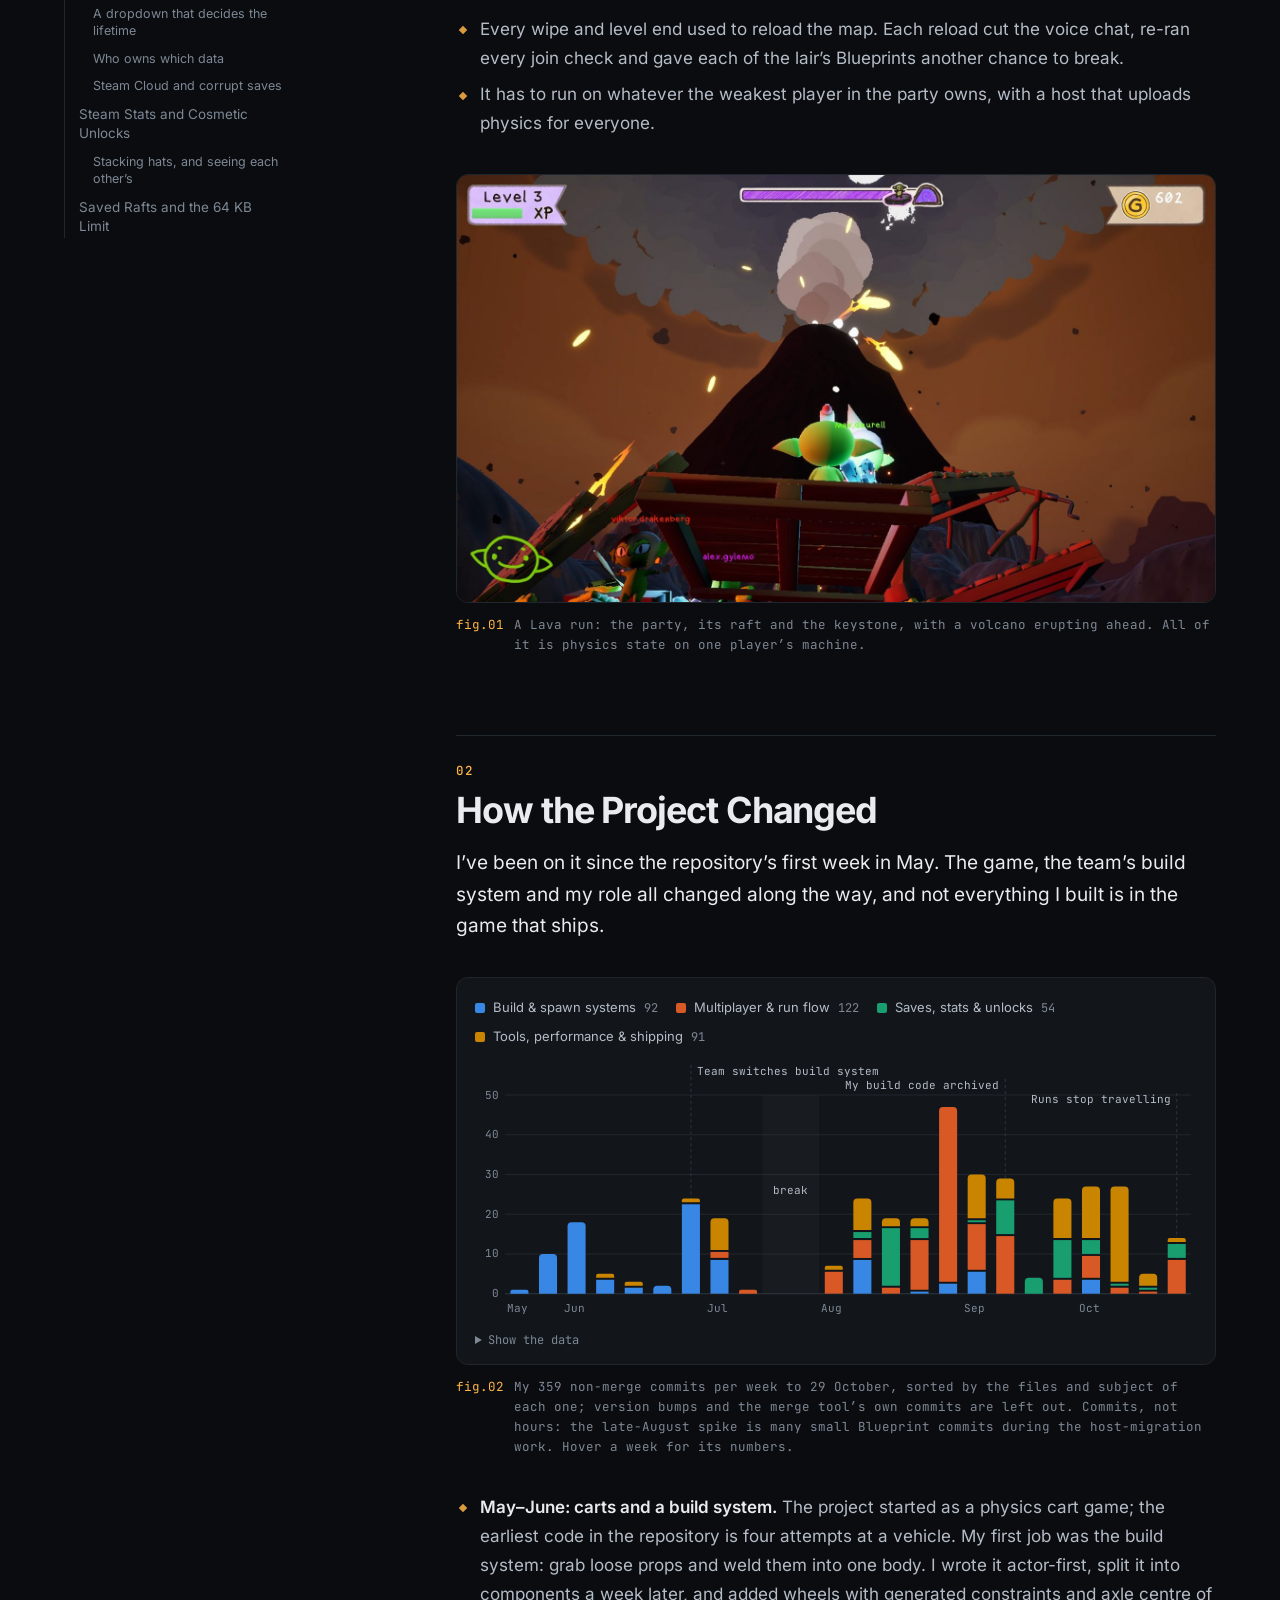
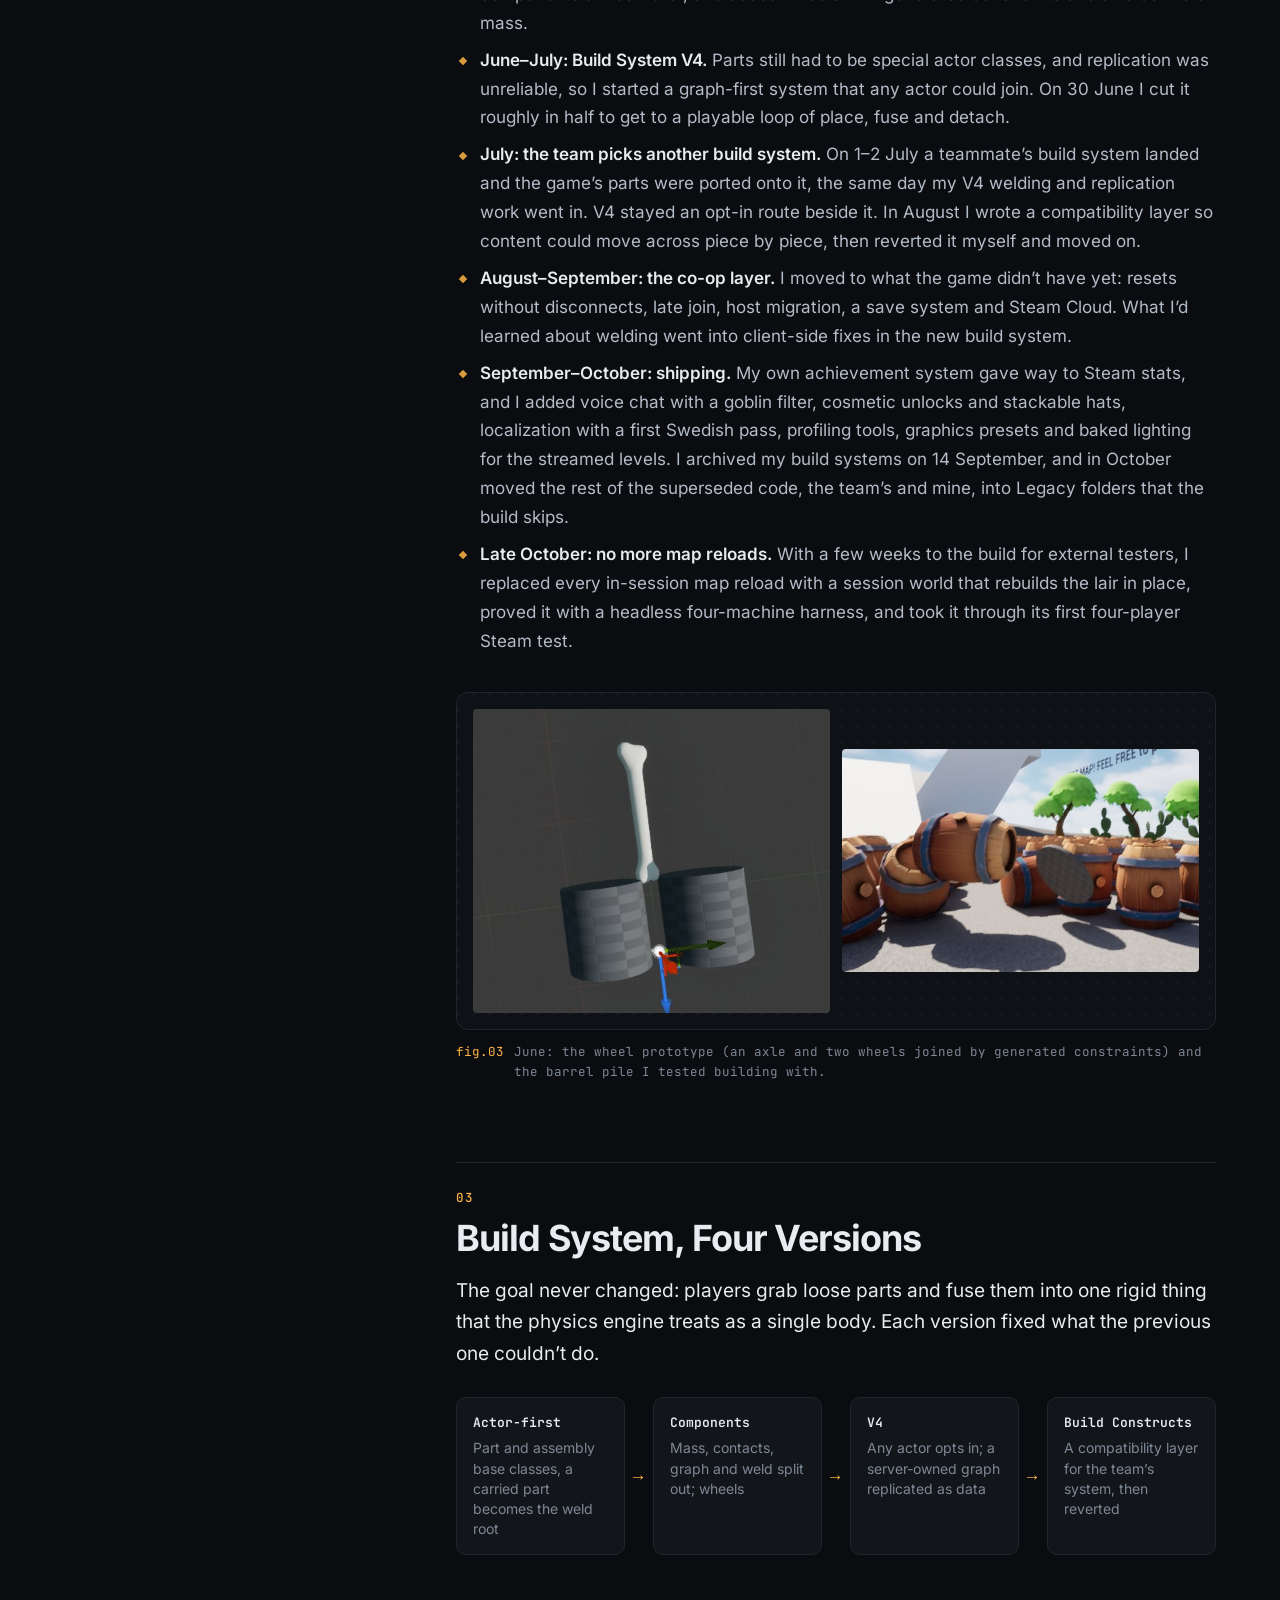
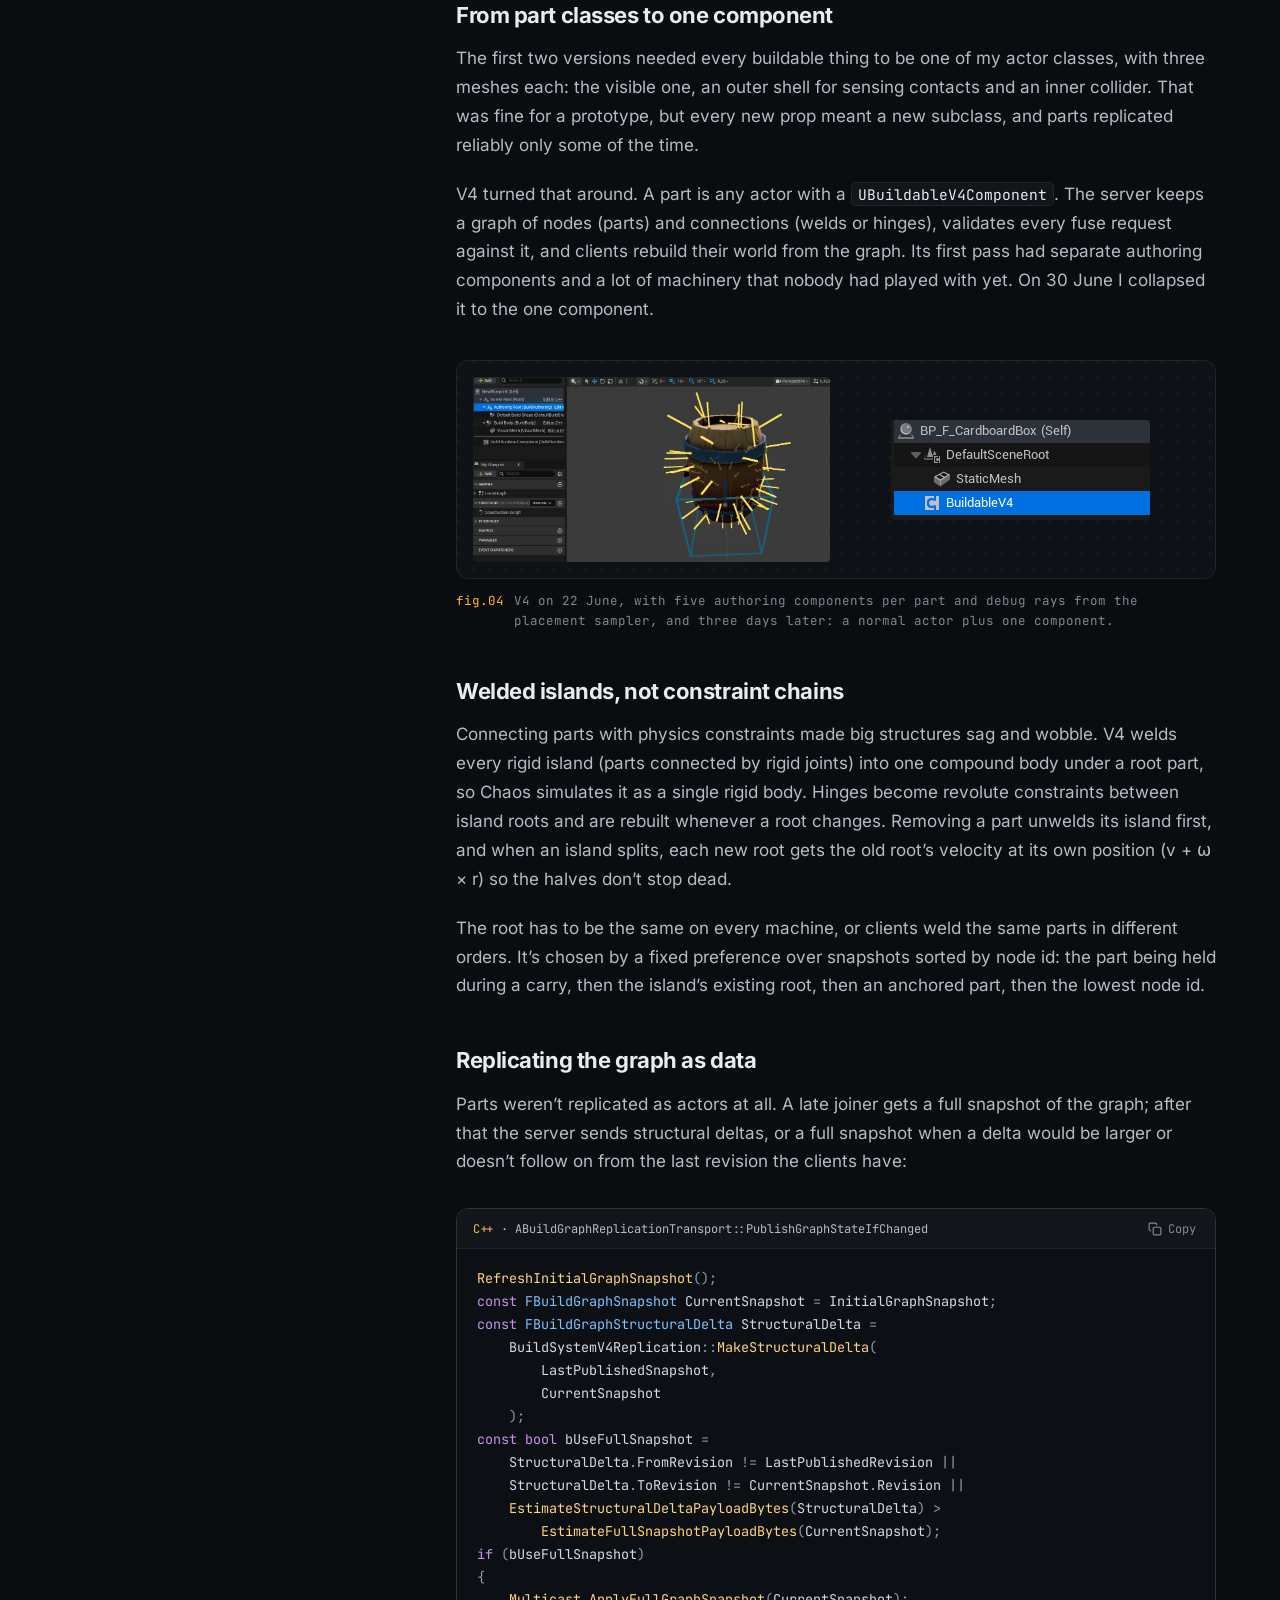
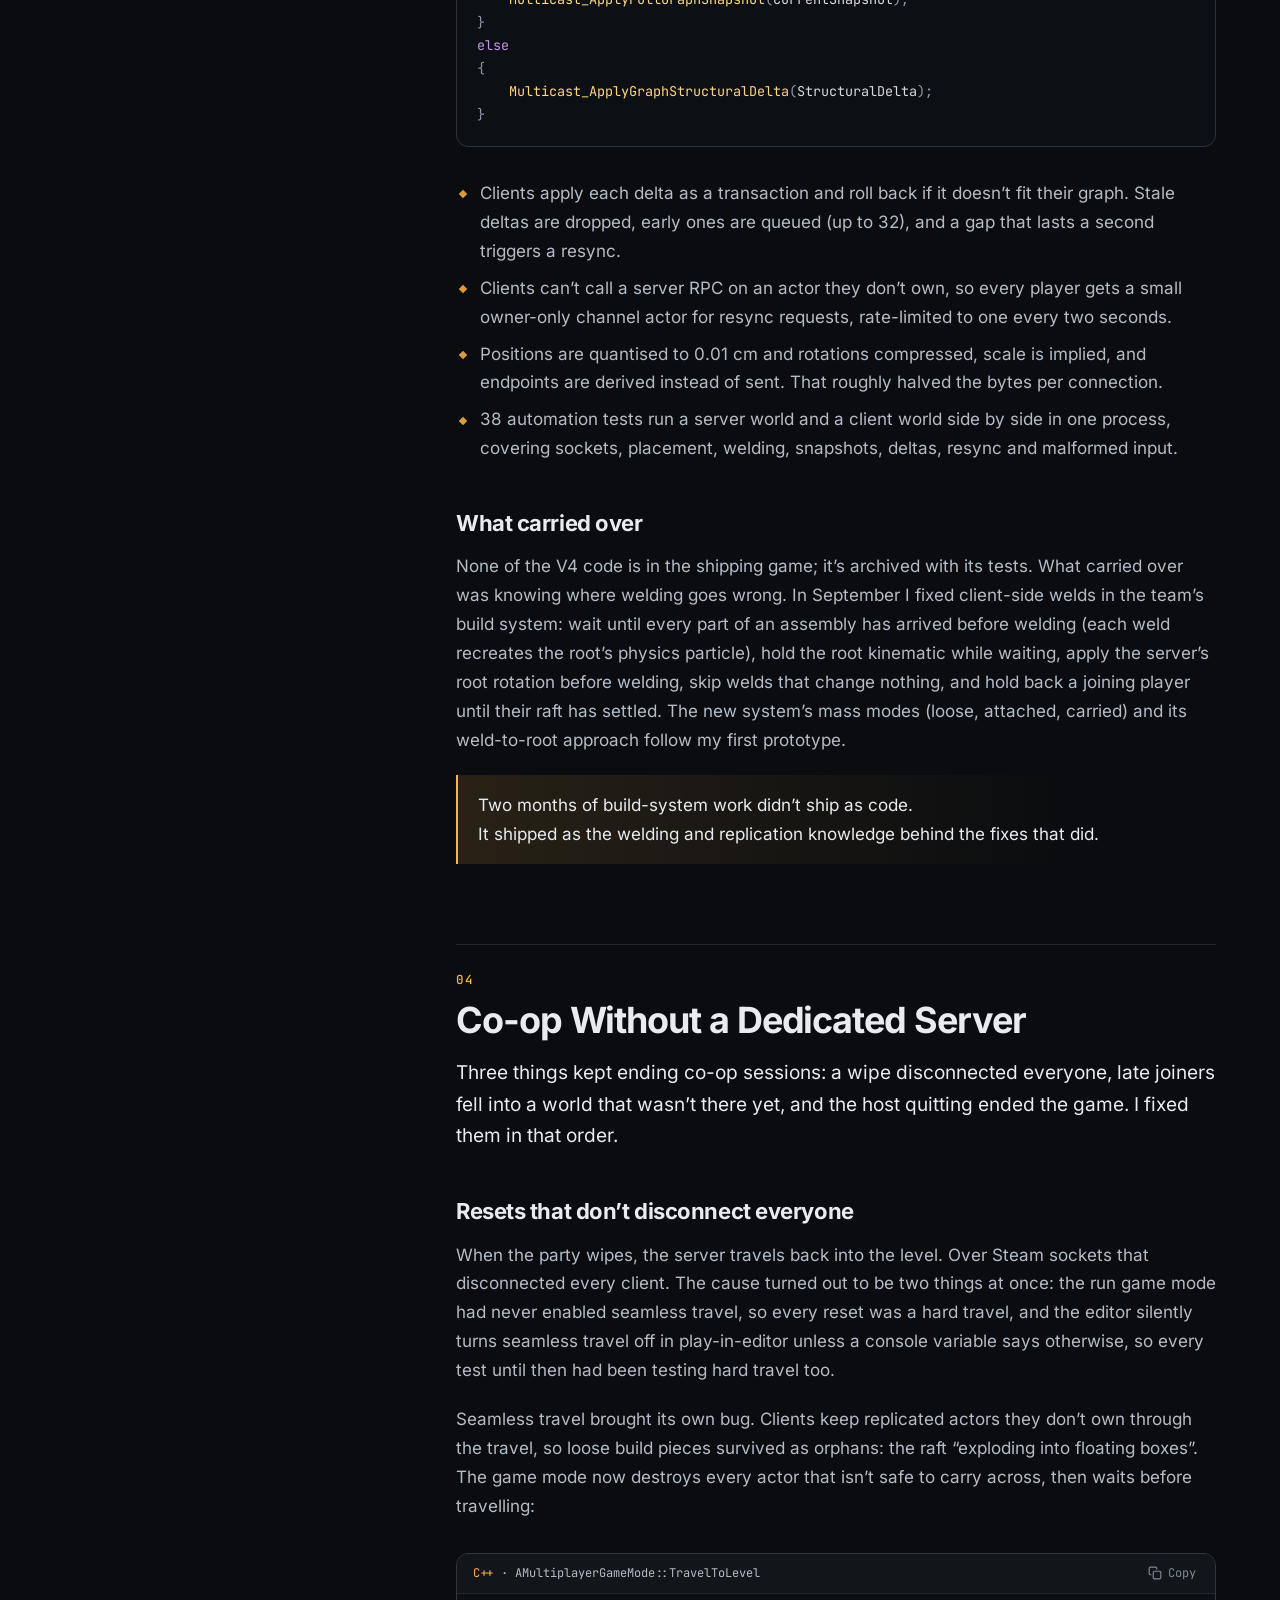
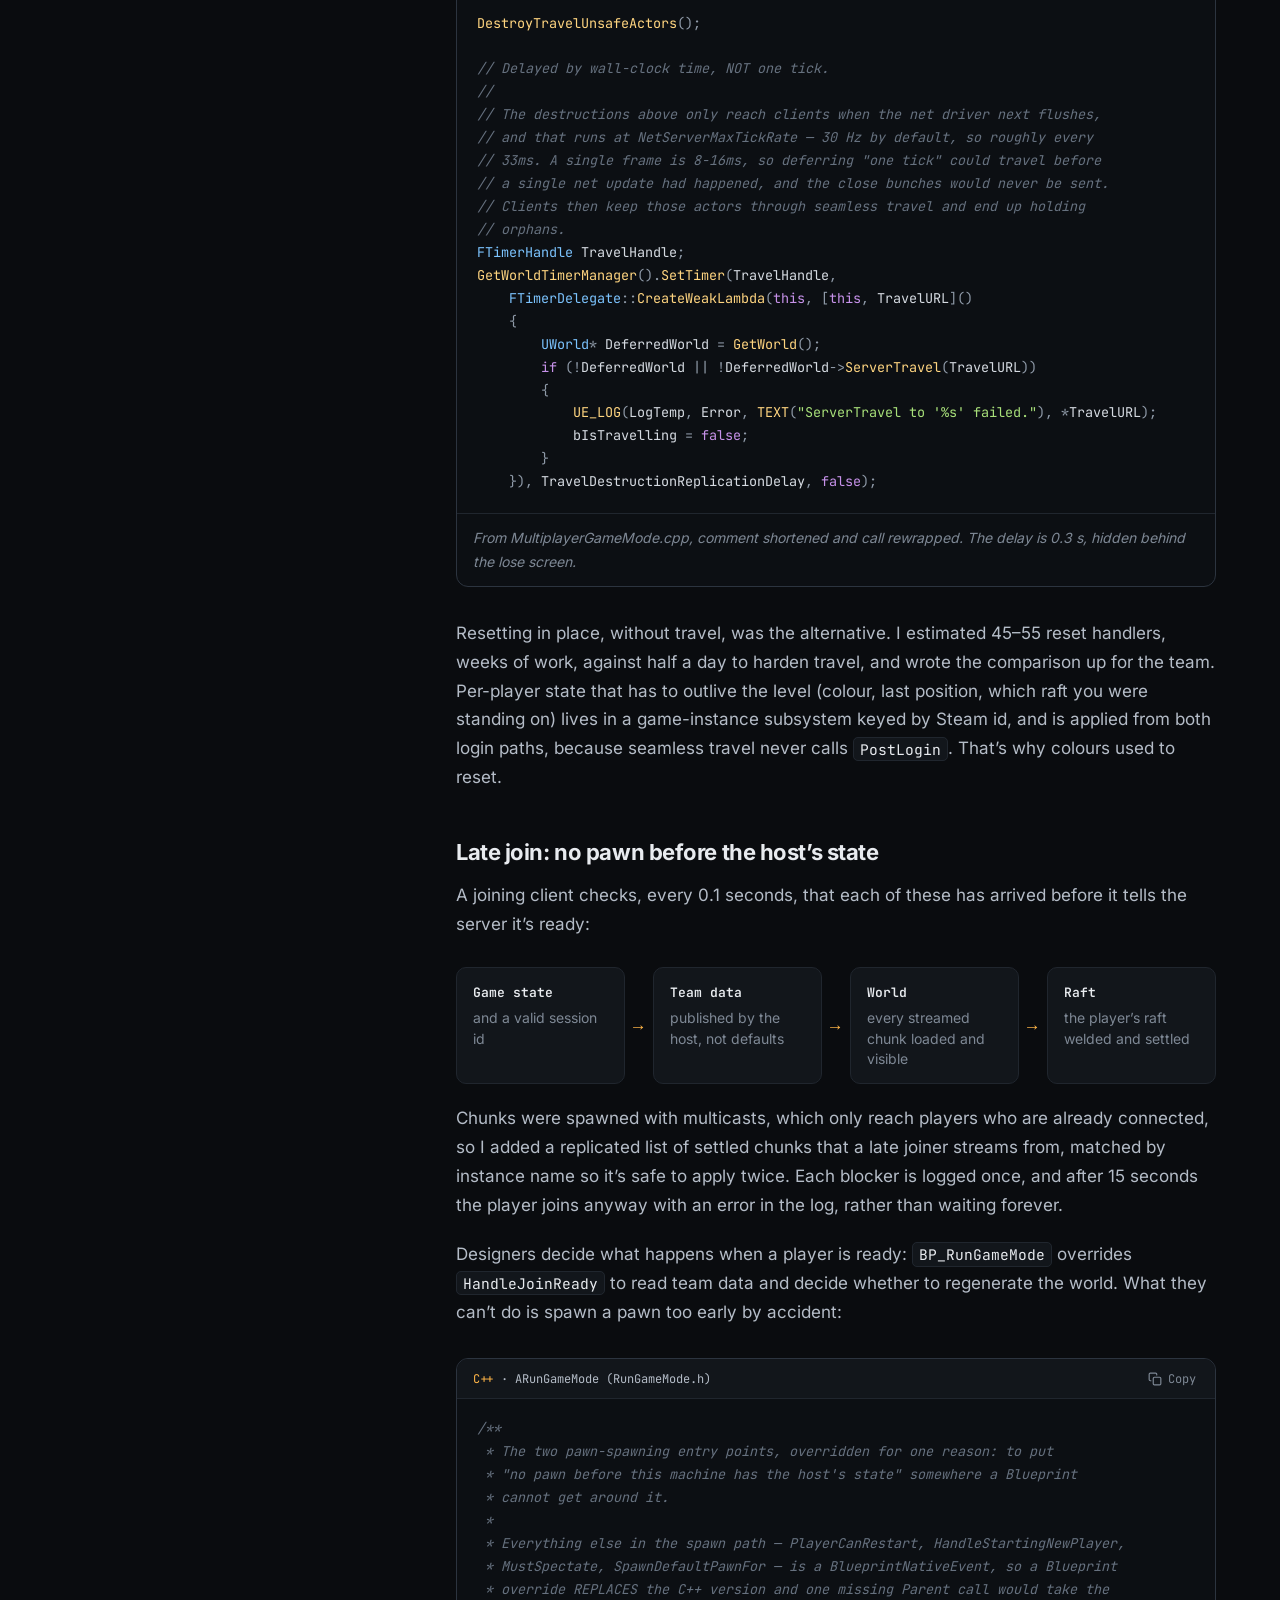
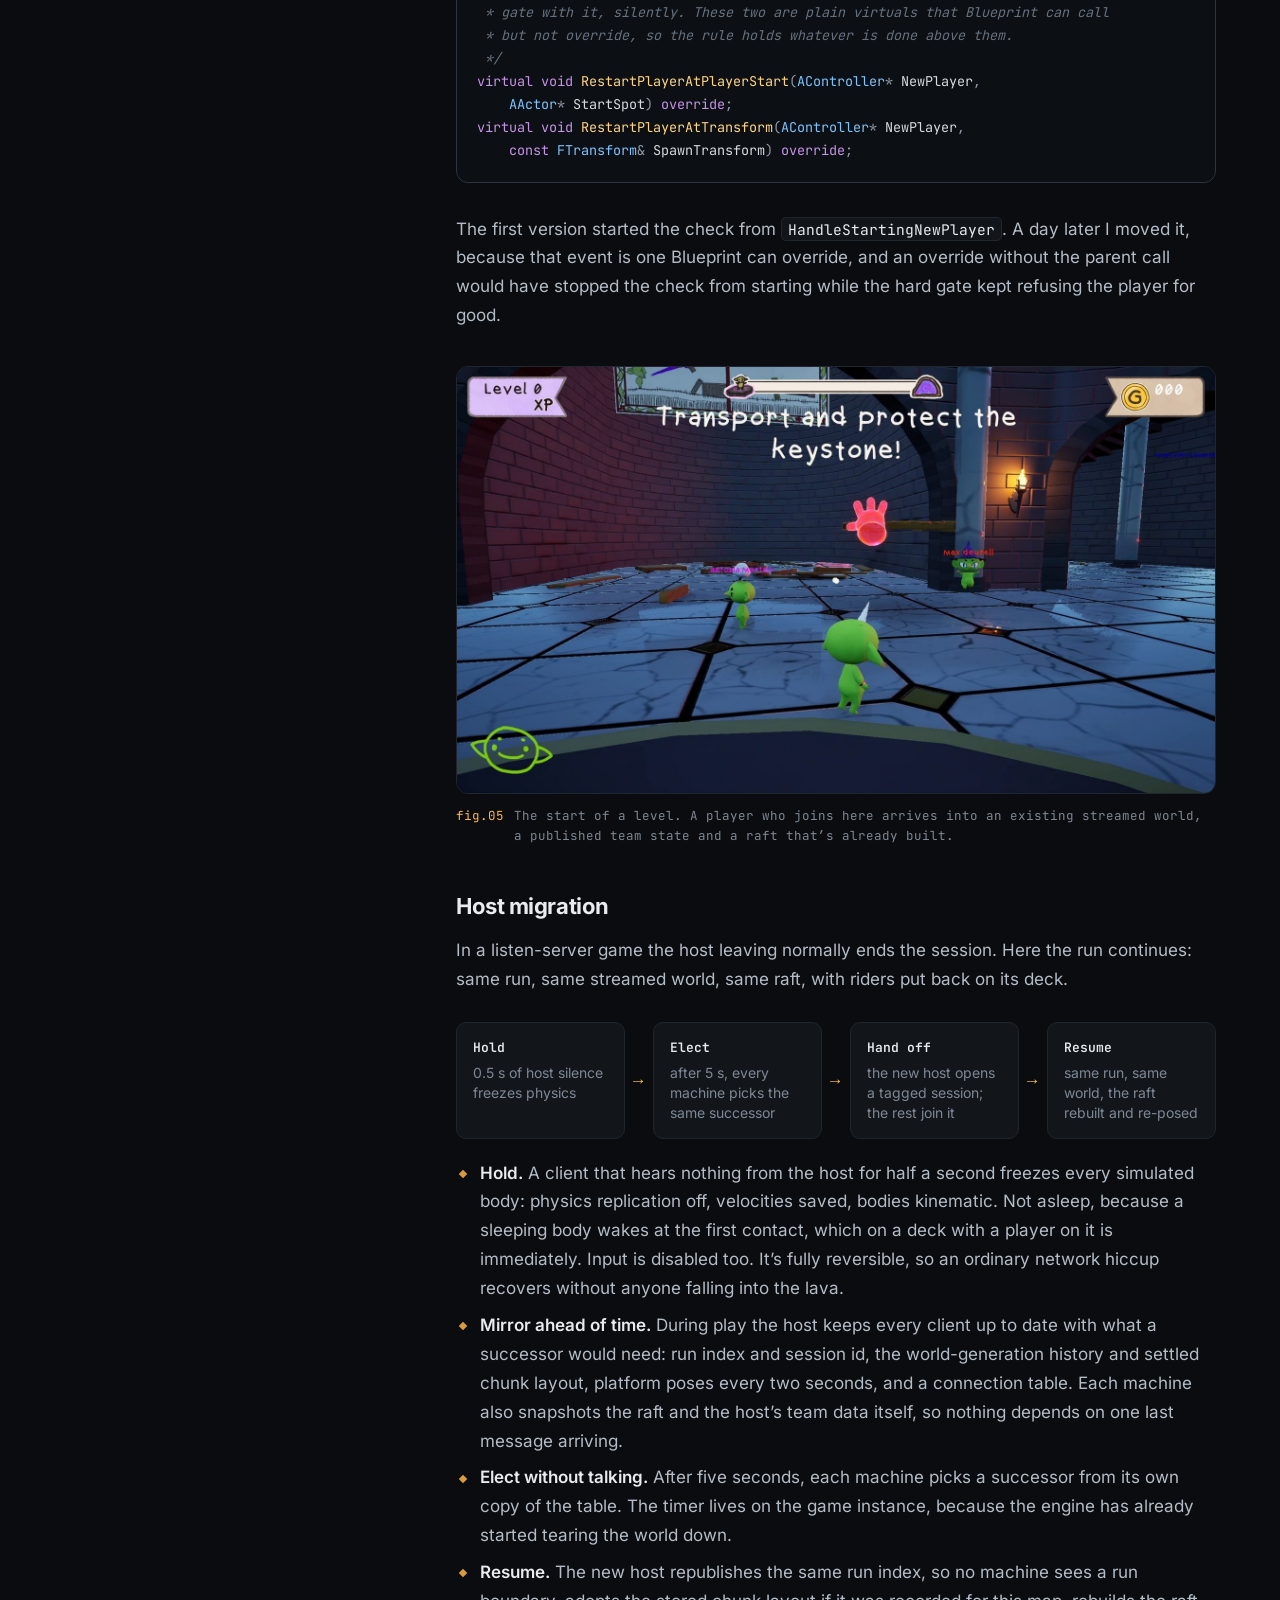
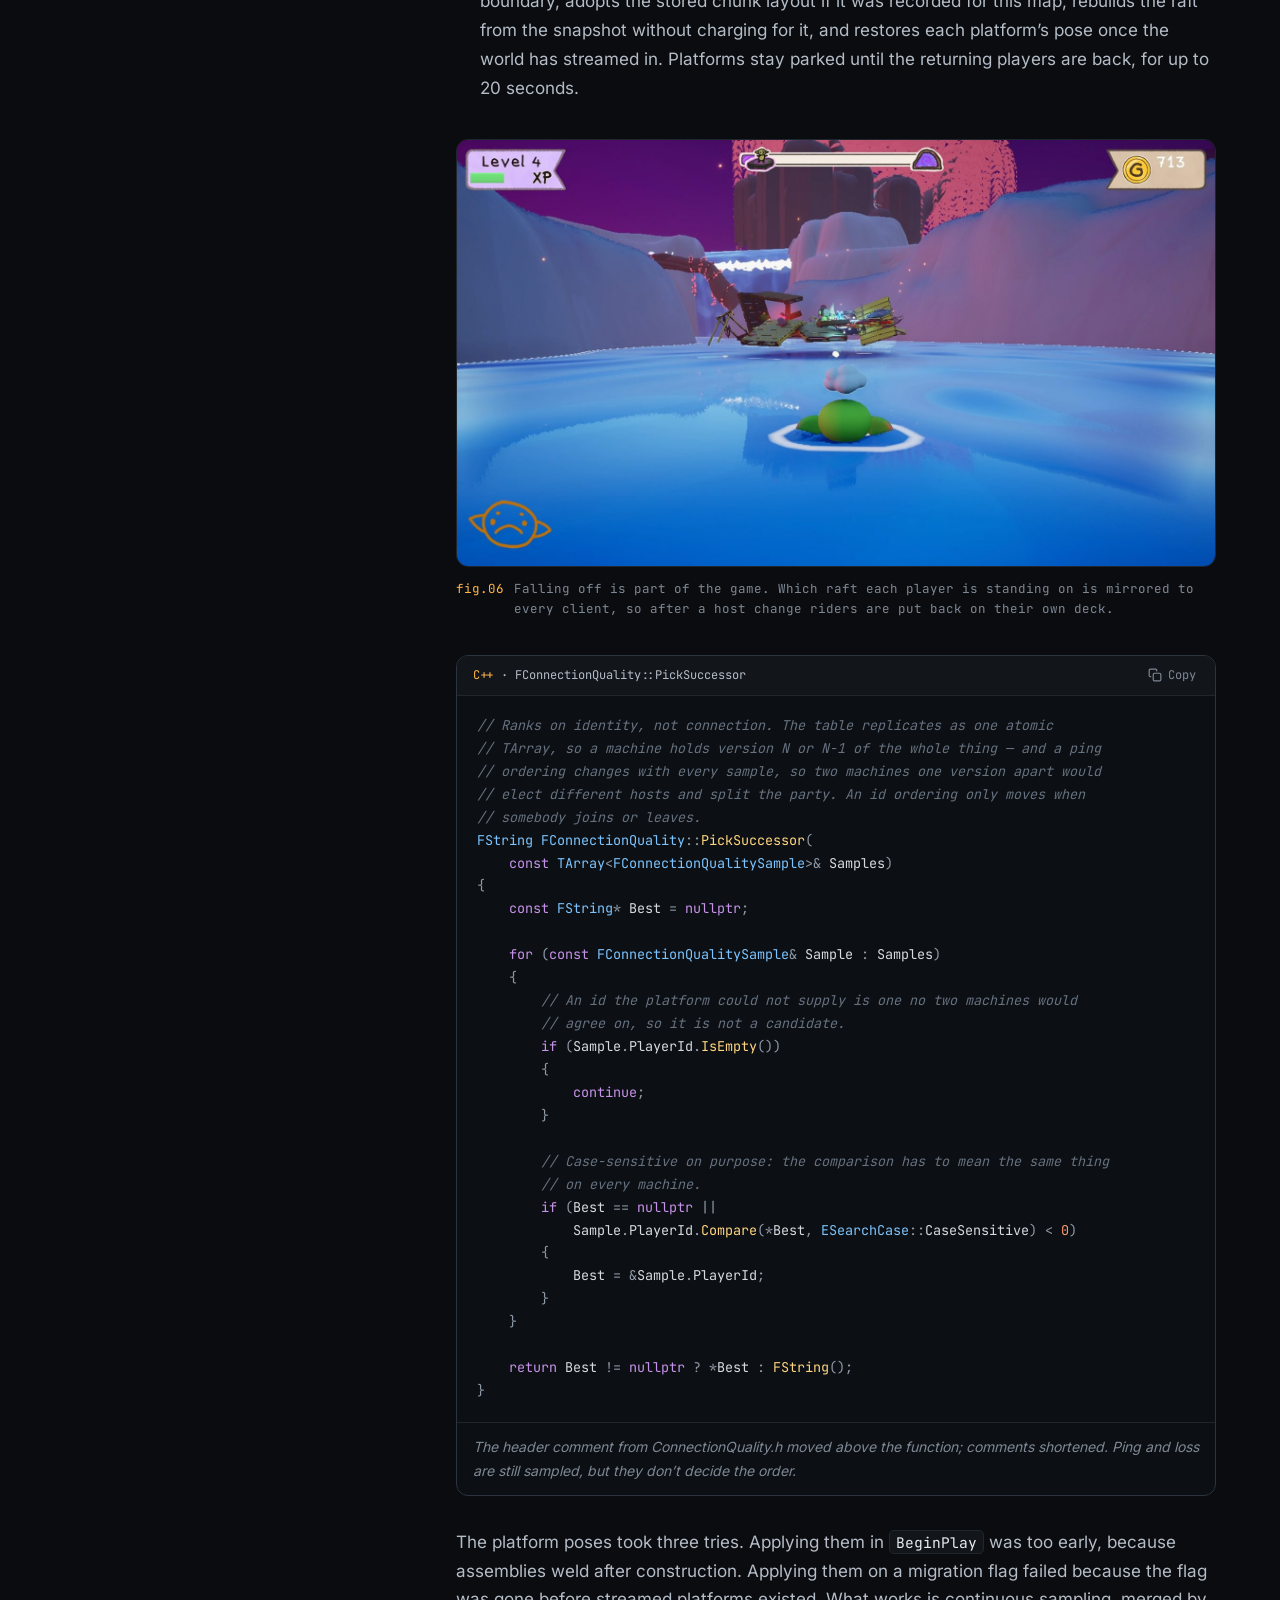
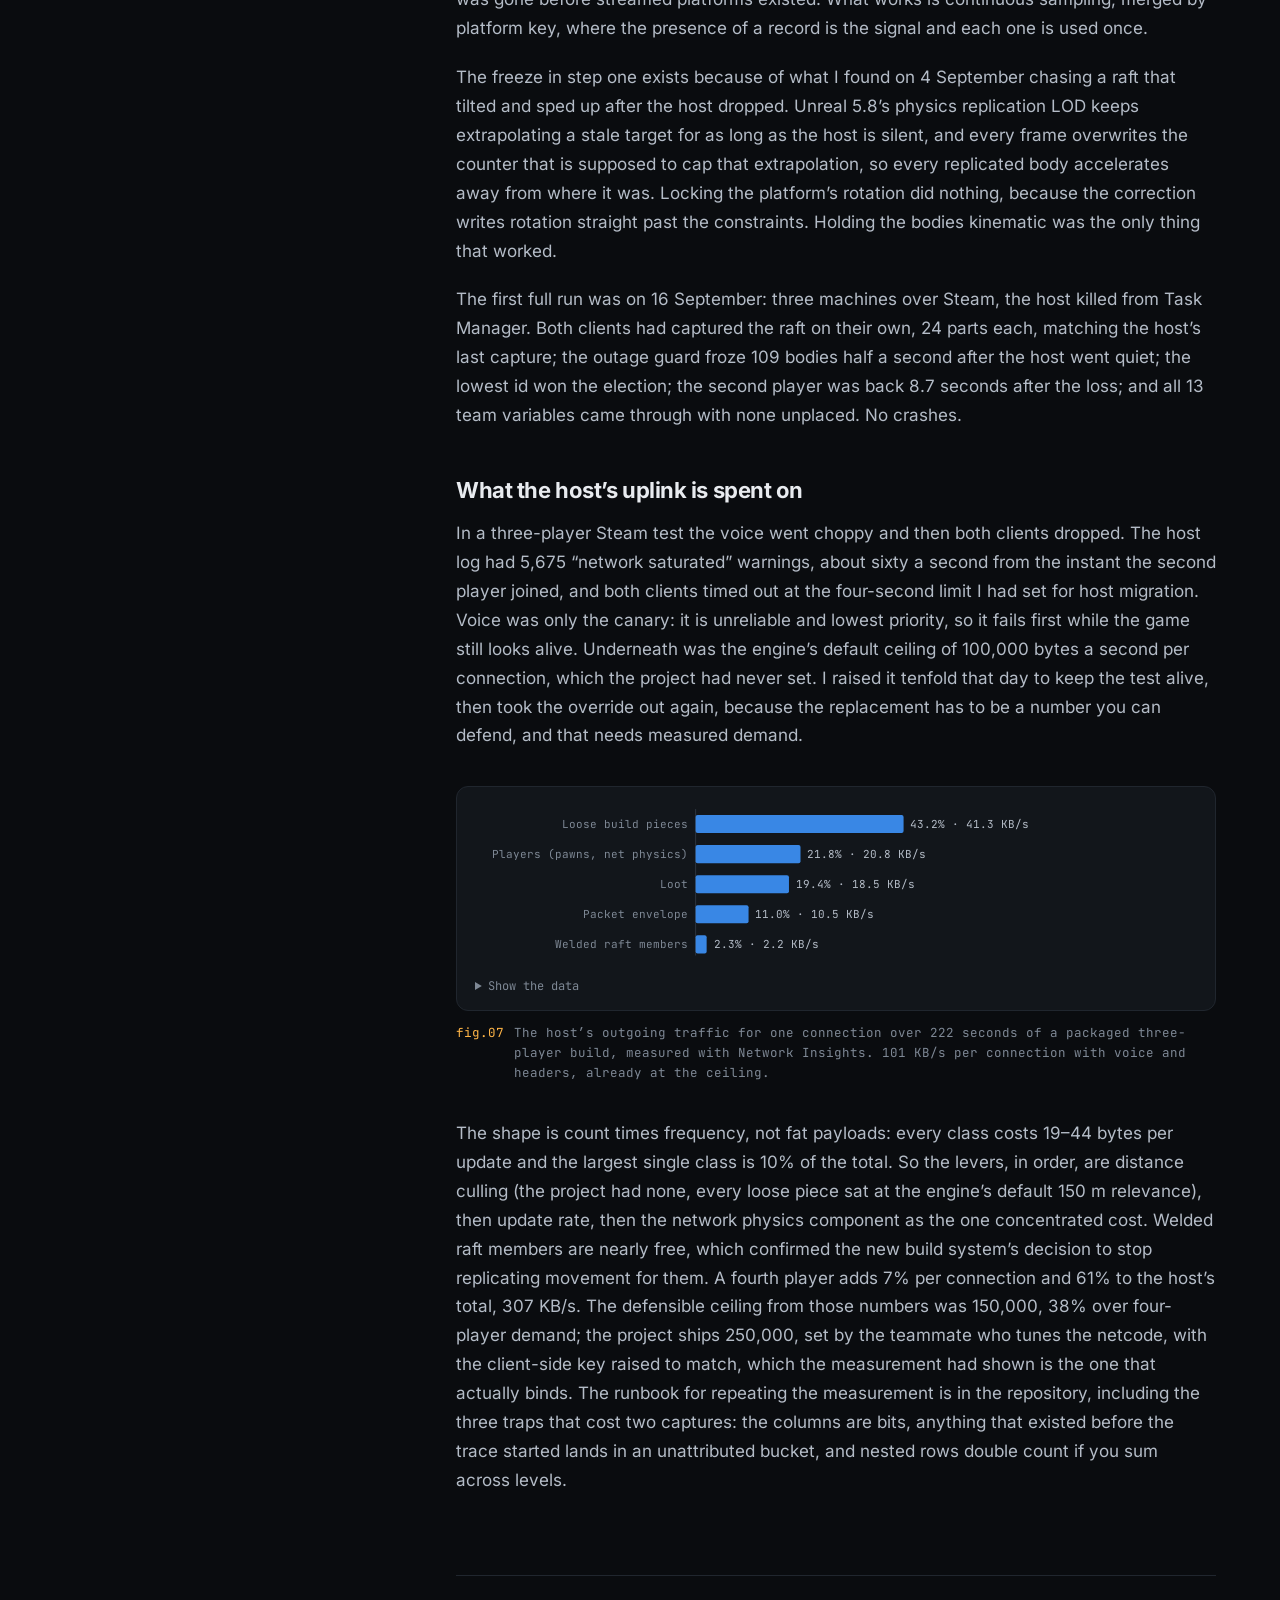
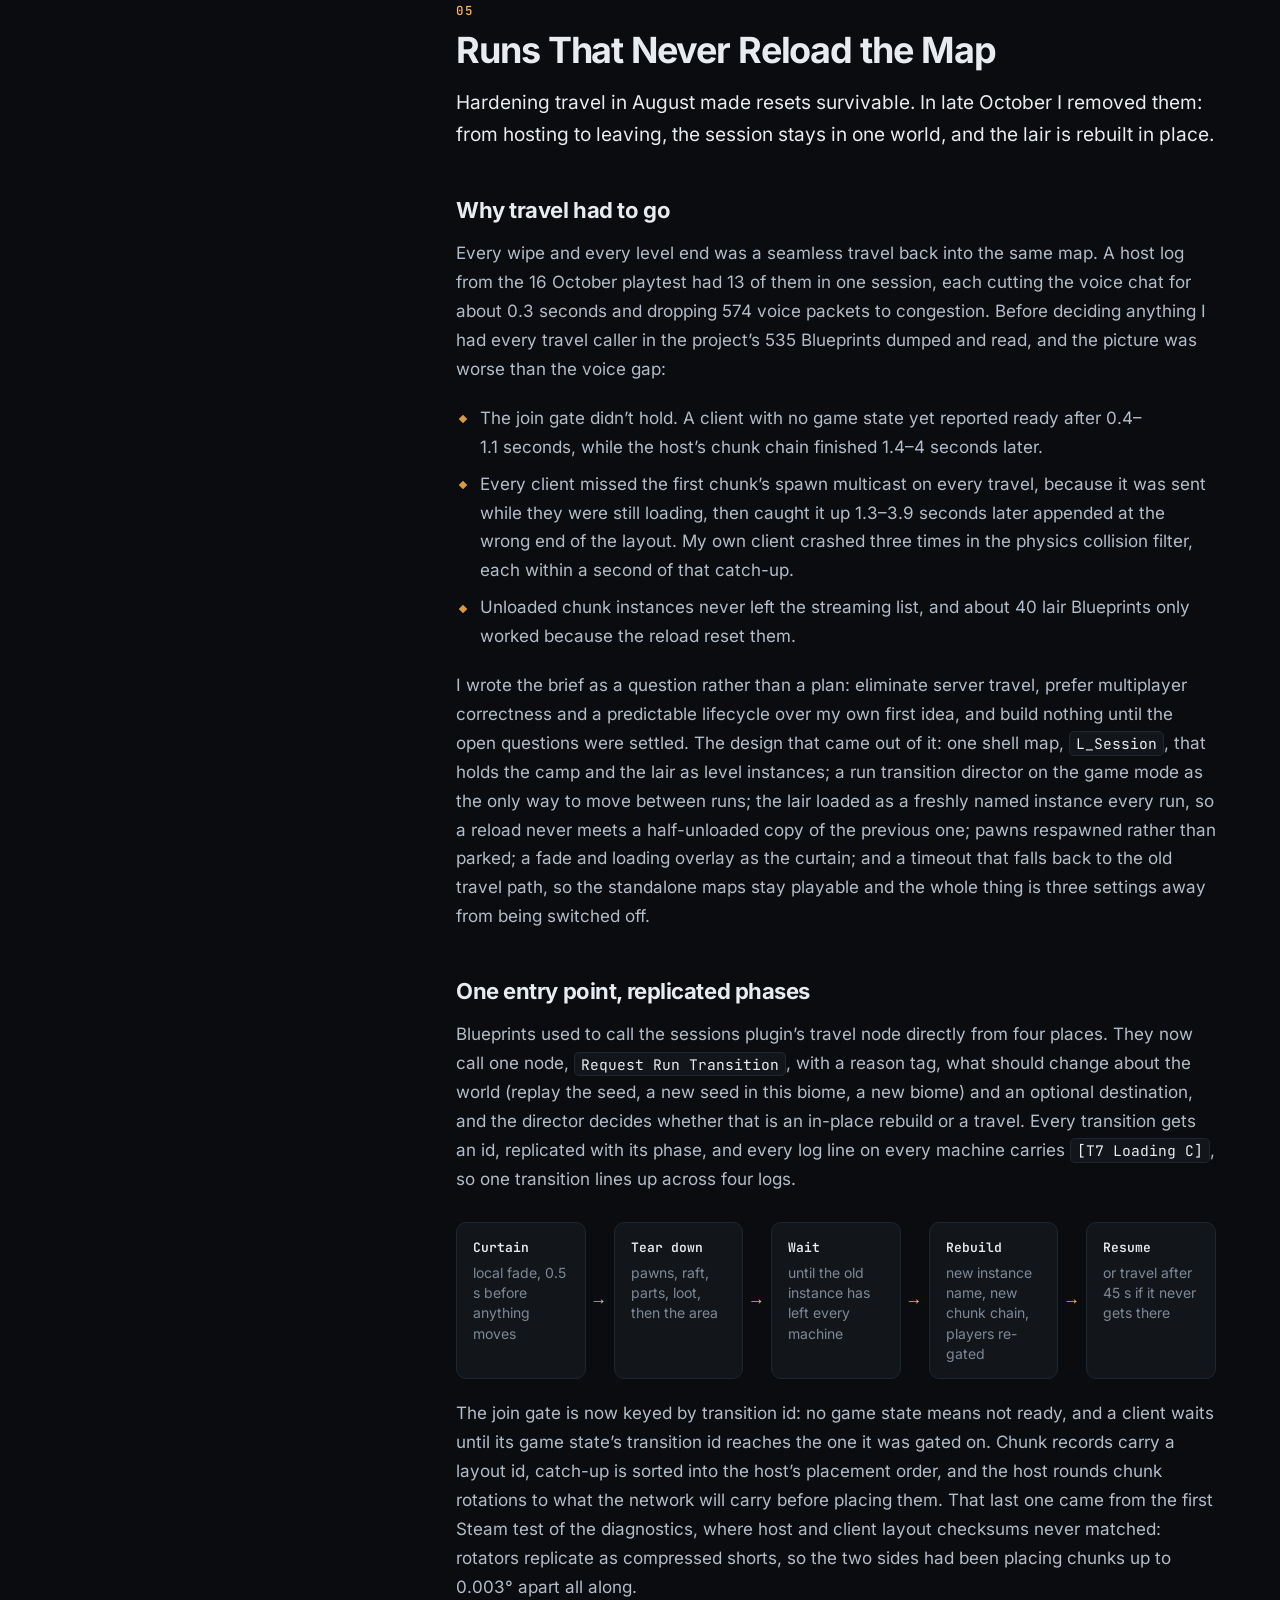
<file: raftcraft/index.html>
<!doctype html>
<html lang="en">
<head>
  <meta charset="utf-8">
  <meta name="viewport" content="width=device-width, initial-scale=1">
  <title>Raftcraft — Ossian Däckfors</title>
  <meta name="description" content="Raftcraft: a co-op physics game where goblins build a raft from whatever they find, coming to Steam in Q4 2026 from The Gang Studio. I wrote its first four build systems, then the layer the co-op runs on: late join, host migration, a run flow that never reloads the map, voice chat, Steam Cloud saves and stats, and the profiling behind its performance work.">
  <link rel="canonical" href="https://ossiandackfors.com/raftcraft/">
  <meta name="theme-color" content="#0a0c0f">
  <meta property="og:type" content="article">
  <meta property="og:site_name" content="Ossian Däckfors">
  <meta property="og:title" content="Raftcraft — Multiplayer &amp; Persistence Systems">
  <meta property="og:description" content="A co-op Steam game in production, built in Unreal C++ and Blueprint: four build systems, then late join, host migration, runs without map reloads, voice chat, Steam Cloud saves and the performance work.">
  <meta property="og:url" content="https://ossiandackfors.com/raftcraft/">
  <meta property="og:image" content="https://ossiandackfors.com/assets/img/raftcraft/og.jpg">
  <meta name="twitter:card" content="summary_large_image">
  <link rel="icon" href="../assets/img/favicon.svg" type="image/svg+xml">
  <link rel="preload" href="../assets/fonts/inter-latin.woff2" as="font" type="font/woff2" crossorigin>
  <link rel="stylesheet" href="../assets/css/site.css">
  <script src="../assets/js/site.js" defer></script>
</head>
<body>
  <a class="skip-link" href="#main">Skip to content</a>

  <header class="site-header">
    <div class="container">
      <a class="brand" href="../" aria-label="Ossian Däckfors, home"><span class="brand__mark">OD</span><span class="brand__name">Ossian Däckfors</span></a>
      <button class="nav-toggle" type="button" aria-expanded="false" aria-controls="site-nav" aria-label="Menu"><svg viewBox="0 0 24 24" fill="none" stroke="currentColor" stroke-width="2" stroke-linecap="round" aria-hidden="true"><path d="M4 7h16M4 12h16M4 17h16"/></svg></button>
      <nav class="nav" id="site-nav" aria-label="Primary">
        <a href="../#projects">Projects</a>
        <a href="../#about">About</a>
        <a href="../#contact">Contact</a>
        <a href="https://github.com/Ossdac" target="_blank" rel="me noopener">GitHub</a>
        <a class="nav__resume" href="../assets/Ossian_Dackfors_Resume.pdf" target="_blank" rel="noopener">Resume</a>
      </nav>
    </div>
  </header>

  <main id="main">
    <section class="project-hero">
      <div class="container">
        <a class="back-link" href="../#projects"><svg viewBox="0 0 24 24" fill="none" stroke="currentColor" stroke-width="2" stroke-linecap="round" stroke-linejoin="round" aria-hidden="true"><path d="M19 12H5M12 19l-7-7 7-7"/></svg>All projects</a>
        <div class="project-hero__grid">
          <div>
            <span class="eyebrow">Project 01 · Unreal · C++ · Blueprint</span>
            <h1>Raftcraft</h1>
            <p class="project-hero__role">Role: Multiplayer &amp; Persistence Systems</p>
            <p class="project-hero__lede">Raftcraft is a 4-player co-op physics game from The Gang Studio: a party of goblins builds a raft out of planks, pallets and whatever else they find, and has to get it, and the keystone at its centre, through a run of streamed levels. It’s in production with a core team of six plus external help, and comes out on Steam in Q4 2026. I started on the build system. When the team moved to a teammate’s version, I took over the layer the co-op runs on: resets and late join, host migration, voice chat, saves on Steam Cloud, Steam stats and unlocks, and in the last month a run flow that never reloads the map and the profiling behind the performance work. A good part of it is wired in Blueprint, in other people’s graphs as often as my own.</p>
            <div class="btn-row">
              <a class="btn btn--primary" href="https://store.steampowered.com/app/5209580/Raftcraft/" target="_blank" rel="noopener">
                <svg viewBox="0 0 24 24" fill="none" stroke="currentColor" stroke-width="2" stroke-linecap="round" stroke-linejoin="round" aria-hidden="true"><path d="M6 11h4M8 9v4M15 12h.01M18 10h.01"/><path d="M17.32 5H6.68a4 4 0 0 0-3.98 3.59l-.9 7.64A2.5 2.5 0 0 0 4.27 19c.84 0 1.6-.47 1.98-1.21L7.5 15h9l1.25 2.79A2.24 2.24 0 0 0 19.73 19a2.5 2.5 0 0 0 2.47-2.77l-.9-7.64A4 4 0 0 0 17.32 5z"/></svg>Wishlist on Steam</a>
              <span class="status"><span class="status__dot" aria-hidden="true"></span>In production · out Q4 2026</span>
            </div>
          </div>
          <div class="project-hero__media">
            <img src="../assets/img/raftcraft/hero.jpg" alt="Raftcraft gameplay: three goblins, one in a pointed hat and one in a crested helmet, on a raft of wooden pallets drifting down a blue river through a pink forest" width="1100" height="619">
          </div>
        </div>
      </div>
    </section>

    <section class="spec-wrap" aria-labelledby="overview-title">
      <h2 class="sr-only" id="overview-title">Project Overview</h2>
      <div class="container">
        <dl class="spec">
          <div><dt>Project Type</dt><dd>Co-op physics game</dd></div>
          <div><dt>Role</dt><dd>Multiplayer &amp; persistence</dd></div>
          <div><dt>Team Size</dt><dd>6 core, 7 external</dd></div>
          <div><dt>Duration</dt><dd>May 2026 – ongoing</dd></div>
          <div><dt>Engine</dt><dd>Unreal Engine 5.8</dd></div>
          <div><dt>Language</dt><dd>C++, Blueprint</dd></div>
        </dl>
      </div>
    </section>

    <div class="container project-layout">
      <nav class="toc" aria-label="On this page"><p class="toc__title">On this page</p></nav>

      <article class="prose">
        <h2>Problem &amp; Goal</h2>
        <p>Raftcraft runs peer-to-peer over Steam. One player’s machine is the server, there is no dedicated server to fall back on, and everything that matters (the raft, the run, the party’s money) is physics and game state on that machine. Almost all of my work on the project comes from that:</p>
        <ul>
          <li>A raft is dozens of simulated parts welded into one body, and every client has to agree on its shape.</li>
          <li>Players drop in and out. Someone joining late arrives in a streamed level that already exists, next to a raft that’s already built.</li>
          <li>If the host quits, the session shouldn’t end. Another player has to take over with the raft intact.</li>
          <li>Progress lives for three lengths of time (this run, this session, forever), and designers need to choose per variable without writing save code.</li>
          <li>It goes on sale, so saves have to survive Steam Cloud, corrupt files and the same player on two machines.</li>
          <li>Every wipe and level end used to reload the map. Each reload cut the voice chat, re-ran every join check and gave each of the lair’s Blueprints another chance to break.</li>
          <li>It has to run on whatever the weakest player in the party owns, with a host that uploads physics for everyone.</li>
        </ul>
        <figure class="fig fig--wide">
          <div class="fig__frame"><img src="../assets/img/raftcraft/raft-volcano.jpg" alt="Goblins on a raft of red-painted planks heading towards an erupting volcano, with lava bombs falling around them" width="1600" height="900" loading="lazy"></div>
          <figcaption>A Lava run: the party, its raft and the keystone, with a volcano erupting ahead. All of it is physics state on one player’s machine.</figcaption>
        </figure>

        <h2>How the Project Changed</h2>
        <p class="lead">I’ve been on it since the repository’s first week in May. The game, the team’s build system and my role all changed along the way, and not everything I built is in the game that ships.</p>
        <figure class="fig viz">
          <div class="fig__frame viz__frame">
            <ul class="viz__legend" aria-label="Legend">
              <li><span class="viz__swatch viz__s1" aria-hidden="true"></span>Build &amp; spawn systems <span class="viz__count">92</span></li>
              <li><span class="viz__swatch viz__s2" aria-hidden="true"></span>Multiplayer &amp; run flow <span class="viz__count">122</span></li>
              <li><span class="viz__swatch viz__s3" aria-hidden="true"></span>Saves, stats &amp; unlocks <span class="viz__count">54</span></li>
              <li><span class="viz__swatch viz__s4" aria-hidden="true"></span>Tools, performance &amp; shipping <span class="viz__count">91</span></li>
            </ul>
            <div class="viz__scroll"><svg class="viz__svg" viewBox="0 0 720 262" role="img" aria-label="Stacked bar chart of my 359 non-merge commits per week from May to October 2026, by system area. Build systems dominate May to July; multiplayer and saves take over from August; tools and performance work peaks in mid October; the last two weeks are the in-place run flow."><line class="viz__grid viz__base" x1="30" x2="714" y1="236" y2="236"/><text class="viz__tick" x="24" y="239.5" text-anchor="end">0</text><line class="viz__grid" x1="30" x2="714" y1="196.4" y2="196.4"/><text class="viz__tick" x="24" y="199.9" text-anchor="end">10</text><line class="viz__grid" x1="30" x2="714" y1="156.8" y2="156.8"/><text class="viz__tick" x="24" y="160.3" text-anchor="end">20</text><line class="viz__grid" x1="30" x2="714" y1="117.2" y2="117.2"/><text class="viz__tick" x="24" y="120.7" text-anchor="end">30</text><line class="viz__grid" x1="30" x2="714" y1="77.6" y2="77.6"/><text class="viz__tick" x="24" y="81.1" text-anchor="end">40</text><line class="viz__grid" x1="30" x2="714" y1="38" y2="38"/><text class="viz__tick" x="24" y="41.5" text-anchor="end">50</text><rect class="viz__band" x="286.5" y="38" width="57" height="198"/><text class="viz__note" x="315" y="137" text-anchor="middle">break</text><line class="viz__marker" x1="215.3" x2="215.3" y1="8" y2="236"/><text class="viz__note" x="221.3" y="18" text-anchor="start">Team switches build system</text><line class="viz__marker" x1="528.8" x2="528.8" y1="22" y2="236"/><text class="viz__note" x="522.8" y="32" text-anchor="end">My build code archived</text><line class="viz__marker" x1="699.8" x2="699.8" y1="36" y2="236"/><text class="viz__note" x="693.8" y="46" text-anchor="end">Runs stop travelling</text><path class="viz__s1" d="M35.3 236V234Q35.3 232 37.3 232H51.3Q53.3 232 53.3 234V236Z"/><rect class="viz__hit" x="30" y="38" width="28.5" height="198"><title>Week of 18 May: 1 commits (1 build)</title></rect><path class="viz__s1" d="M63.8 236V200.4Q63.8 196.4 67.8 196.4H77.8Q81.8 196.4 81.8 200.4V236Z"/><rect class="viz__hit" x="58.5" y="38" width="28.5" height="198"><title>Week of 25 May: 10 commits (10 build)</title></rect><path class="viz__s1" d="M92.3 236V168.7Q92.3 164.7 96.3 164.7H106.3Q110.3 164.7 110.3 168.7V236Z"/><rect class="viz__hit" x="87" y="38" width="28.5" height="198"><title>Week of 1 Jun: 18 commits (18 build)</title></rect><rect class="viz__s1" x="120.8" y="222.2" width="18" height="13.8"/><path class="viz__s4" d="M120.8 220.2V218.2Q120.8 216.2 122.8 216.2H136.8Q138.8 216.2 138.8 218.2V220.2Z"/><rect class="viz__hit" x="115.5" y="38" width="28.5" height="198"><title>Week of 8 Jun: 5 commits (4 build, 1 tools)</title></rect><rect class="viz__s1" x="149.3" y="230.1" width="18" height="5.9"/><path class="viz__s4" d="M149.3 228.1V226.1Q149.3 224.1 151.3 224.1H165.3Q167.3 224.1 167.3 226.1V228.1Z"/><rect class="viz__hit" x="144" y="38" width="28.5" height="198"><title>Week of 15 Jun: 3 commits (2 build, 1 tools)</title></rect><path class="viz__s1" d="M177.8 236V232Q177.8 228.1 181.8 228.1H191.8Q195.8 228.1 195.8 232V236Z"/><rect class="viz__hit" x="172.5" y="38" width="28.5" height="198"><title>Week of 22 Jun: 2 commits (2 build)</title></rect><rect class="viz__s1" x="206.3" y="146.9" width="18" height="89.1"/><path class="viz__s4" d="M206.3 144.9V142.9Q206.3 141 208.3 141H222.3Q224.3 141 224.3 142.9V144.9Z"/><rect class="viz__hit" x="201" y="38" width="28.5" height="198"><title>Week of 29 Jun: 24 commits (23 build, 1 tools)</title></rect><rect class="viz__s1" x="234.8" y="202.4" width="18" height="33.6"/><rect class="viz__s2" x="234.8" y="194.4" width="18" height="5.9"/><path class="viz__s4" d="M234.8 192.4V164.8Q234.8 160.8 238.8 160.8H248.8Q252.8 160.8 252.8 164.8V192.4Z"/><rect class="viz__hit" x="229.5" y="38" width="28.5" height="198"><title>Week of 6 Jul: 19 commits (9 build, 2 multiplayer, 8 tools)</title></rect><path class="viz__s2" d="M263.3 236V234Q263.3 232 265.3 232H279.3Q281.3 232 281.3 234V236Z"/><rect class="viz__hit" x="258" y="38" width="28.5" height="198"><title>Week of 13 Jul: 1 commits (1 multiplayer)</title></rect><rect class="viz__hit" x="286.5" y="38" width="28.5" height="198"><title>Week of 20 Jul: no commits</title></rect><rect class="viz__hit" x="315" y="38" width="28.5" height="198"><title>Week of 27 Jul: no commits</title></rect><rect class="viz__s2" x="348.8" y="214.2" width="18" height="21.8"/><path class="viz__s4" d="M348.8 212.2V210.3Q348.8 208.3 350.8 208.3H364.8Q366.8 208.3 366.8 210.3V212.2Z"/><rect class="viz__hit" x="343.5" y="38" width="28.5" height="198"><title>Week of 3 Aug: 7 commits (6 multiplayer, 1 tools)</title></rect><rect class="viz__s1" x="377.3" y="202.4" width="18" height="33.6"/><rect class="viz__s2" x="377.3" y="182.6" width="18" height="17.8"/><rect class="viz__s3" x="377.3" y="174.6" width="18" height="5.9"/><path class="viz__s4" d="M377.3 172.6V145Q377.3 141 381.3 141H391.3Q395.3 141 395.3 145V172.6Z"/><rect class="viz__hit" x="372" y="38" width="28.5" height="198"><title>Week of 10 Aug: 24 commits (9 build, 5 multiplayer, 2 saves/stats, 8 tools)</title></rect><rect class="viz__s2" x="405.8" y="230.1" width="18" height="5.9"/><rect class="viz__s3" x="405.8" y="170.7" width="18" height="57.4"/><path class="viz__s4" d="M405.8 168.7V164.7Q405.8 160.8 409.8 160.8H419.8Q423.8 160.8 423.8 164.7V168.7Z"/><rect class="viz__hit" x="400.5" y="38" width="28.5" height="198"><title>Week of 17 Aug: 19 commits (2 multiplayer, 15 saves/stats, 2 tools)</title></rect><rect class="viz__s1" x="434.3" y="234" width="18" height="2"/><rect class="viz__s2" x="434.3" y="182.6" width="18" height="49.5"/><rect class="viz__s3" x="434.3" y="170.7" width="18" height="9.9"/><path class="viz__s4" d="M434.3 168.7V164.7Q434.3 160.8 438.3 160.8H448.3Q452.3 160.8 452.3 164.7V168.7Z"/><rect class="viz__hit" x="429" y="38" width="28.5" height="198"><title>Week of 24 Aug: 19 commits (1 build, 13 multiplayer, 3 saves/stats, 2 tools)</title></rect><rect class="viz__s1" x="462.8" y="226.1" width="18" height="9.9"/><path class="viz__s2" d="M462.8 224.1V53.9Q462.8 49.9 466.8 49.9H476.8Q480.8 49.9 480.8 53.9V224.1Z"/><rect class="viz__hit" x="457.5" y="38" width="28.5" height="198"><title>Week of 31 Aug: 47 commits (3 build, 44 multiplayer)</title></rect><rect class="viz__s1" x="491.3" y="214.2" width="18" height="21.8"/><rect class="viz__s2" x="491.3" y="166.7" width="18" height="45.5"/><rect class="viz__s3" x="491.3" y="162.8" width="18" height="2"/><path class="viz__s4" d="M491.3 160.8V121.2Q491.3 117.2 495.3 117.2H505.3Q509.3 117.2 509.3 121.2V160.8Z"/><rect class="viz__hit" x="486" y="38" width="28.5" height="198"><title>Week of 7 Sep: 30 commits (6 build, 12 multiplayer, 1 saves/stats, 11 tools)</title></rect><rect class="viz__s2" x="519.8" y="178.6" width="18" height="57.4"/><rect class="viz__s3" x="519.8" y="143" width="18" height="33.6"/><path class="viz__s4" d="M519.8 141V125.2Q519.8 121.2 523.8 121.2H533.8Q537.8 121.2 537.8 125.2V141Z"/><rect class="viz__hit" x="514.5" y="38" width="28.5" height="198"><title>Week of 14 Sep: 29 commits (15 multiplayer, 9 saves/stats, 5 tools)</title></rect><path class="viz__s3" d="M548.3 236V224.2Q548.3 220.2 552.3 220.2H562.3Q566.3 220.2 566.3 224.2V236Z"/><rect class="viz__hit" x="543" y="38" width="28.5" height="198"><title>Week of 21 Sep: 4 commits (4 saves/stats)</title></rect><rect class="viz__s2" x="576.8" y="222.2" width="18" height="13.8"/><rect class="viz__s3" x="576.8" y="182.6" width="18" height="37.6"/><path class="viz__s4" d="M576.8 180.6V145Q576.8 141 580.8 141H590.8Q594.8 141 594.8 145V180.6Z"/><rect class="viz__hit" x="571.5" y="38" width="28.5" height="198"><title>Week of 28 Sep: 24 commits (4 multiplayer, 10 saves/stats, 10 tools)</title></rect><rect class="viz__s1" x="605.3" y="222.2" width="18" height="13.8"/><rect class="viz__s2" x="605.3" y="198.4" width="18" height="21.8"/><rect class="viz__s3" x="605.3" y="182.6" width="18" height="13.8"/><path class="viz__s4" d="M605.3 180.6V133.1Q605.3 129.1 609.3 129.1H619.3Q623.3 129.1 623.3 133.1V180.6Z"/><rect class="viz__hit" x="600" y="38" width="28.5" height="198"><title>Week of 5 Oct: 27 commits (4 build, 6 multiplayer, 4 saves/stats, 13 tools)</title></rect><rect class="viz__s2" x="633.8" y="230.1" width="18" height="5.9"/><rect class="viz__s3" x="633.8" y="226.1" width="18" height="2"/><path class="viz__s4" d="M633.8 224.1V133.1Q633.8 129.1 637.8 129.1H647.8Q651.8 129.1 651.8 133.1V224.1Z"/><rect class="viz__hit" x="628.5" y="38" width="28.5" height="198"><title>Week of 12 Oct: 27 commits (2 multiplayer, 1 saves/stats, 24 tools)</title></rect><rect class="viz__s2" x="662.3" y="234" width="18" height="2"/><rect class="viz__s3" x="662.3" y="230.1" width="18" height="2"/><path class="viz__s4" d="M662.3 228.1V220.2Q662.3 216.2 666.3 216.2H676.3Q680.3 216.2 680.3 220.2V228.1Z"/><rect class="viz__hit" x="657" y="38" width="28.5" height="198"><title>Week of 19 Oct: 5 commits (1 multiplayer, 1 saves/stats, 3 tools)</title></rect><rect class="viz__s2" x="690.8" y="202.4" width="18" height="33.6"/><rect class="viz__s3" x="690.8" y="186.5" width="18" height="13.8"/><path class="viz__s4" d="M690.8 184.5V182.5Q690.8 180.6 692.8 180.6H706.8Q708.8 180.6 708.8 182.5V184.5Z"/><rect class="viz__hit" x="685.5" y="38" width="28.5" height="198"><title>Week of 26 Oct: 14 commits (9 multiplayer, 4 saves/stats, 1 tools)</title></rect><text class="viz__tick" x="32" y="254">May</text><text class="viz__tick" x="89" y="254">Jun</text><text class="viz__tick" x="231.5" y="254">Jul</text><text class="viz__tick" x="345.5" y="254">Aug</text><text class="viz__tick" x="488" y="254">Sep</text><text class="viz__tick" x="602" y="254">Oct</text></svg></div>
            <details class="viz__table">
              <summary>Show the data</summary>
              <table>
                <thead><tr><th>Week of</th><th>Build &amp; spawn systems</th><th>Multiplayer &amp; run flow</th><th>Saves, stats &amp; unlocks</th><th>Tools, performance &amp; shipping</th></tr></thead>
                <tbody>
                <tr><td>18 May</td><td>1</td><td>0</td><td>0</td><td>0</td></tr>
                <tr><td>25 May</td><td>10</td><td>0</td><td>0</td><td>0</td></tr>
                <tr><td>1 Jun</td><td>18</td><td>0</td><td>0</td><td>0</td></tr>
                <tr><td>8 Jun</td><td>4</td><td>0</td><td>0</td><td>1</td></tr>
                <tr><td>15 Jun</td><td>2</td><td>0</td><td>0</td><td>1</td></tr>
                <tr><td>22 Jun</td><td>2</td><td>0</td><td>0</td><td>0</td></tr>
                <tr><td>29 Jun</td><td>23</td><td>0</td><td>0</td><td>1</td></tr>
                <tr><td>6 Jul</td><td>9</td><td>2</td><td>0</td><td>8</td></tr>
                <tr><td>13 Jul</td><td>0</td><td>1</td><td>0</td><td>0</td></tr>
                <tr><td>20 Jul</td><td>0</td><td>0</td><td>0</td><td>0</td></tr>
                <tr><td>27 Jul</td><td>0</td><td>0</td><td>0</td><td>0</td></tr>
                <tr><td>3 Aug</td><td>0</td><td>6</td><td>0</td><td>1</td></tr>
                <tr><td>10 Aug</td><td>9</td><td>5</td><td>2</td><td>8</td></tr>
                <tr><td>17 Aug</td><td>0</td><td>2</td><td>15</td><td>2</td></tr>
                <tr><td>24 Aug</td><td>1</td><td>13</td><td>3</td><td>2</td></tr>
                <tr><td>31 Aug</td><td>3</td><td>44</td><td>0</td><td>0</td></tr>
                <tr><td>7 Sep</td><td>6</td><td>12</td><td>1</td><td>11</td></tr>
                <tr><td>14 Sep</td><td>0</td><td>15</td><td>9</td><td>5</td></tr>
                <tr><td>21 Sep</td><td>0</td><td>0</td><td>4</td><td>0</td></tr>
                <tr><td>28 Sep</td><td>0</td><td>4</td><td>10</td><td>10</td></tr>
                <tr><td>5 Oct</td><td>4</td><td>6</td><td>4</td><td>13</td></tr>
                <tr><td>12 Oct</td><td>0</td><td>2</td><td>1</td><td>24</td></tr>
                <tr><td>19 Oct</td><td>0</td><td>1</td><td>1</td><td>3</td></tr>
                <tr><td>26 Oct</td><td>0</td><td>9</td><td>4</td><td>1</td></tr>
                </tbody>
              </table>
            </details>
          </div>
          <figcaption>My 359 non-merge commits per week to 29 October, sorted by the files and subject of each one; version bumps and the merge tool’s own commits are left out. Commits, not hours: the late-August spike is many small Blueprint commits during the host-migration work. Hover a week for its numbers.</figcaption>
        </figure>
        <ul>
          <li><strong>May–June: carts and a build system.</strong> The project started as a physics cart game; the earliest code in the repository is four attempts at a vehicle. My first job was the build system: grab loose props and weld them into one body. I wrote it actor-first, split it into components a week later, and added wheels with generated constraints and axle centre of mass.</li>
          <li><strong>June–July: Build System V4.</strong> Parts still had to be special actor classes, and replication was unreliable, so I started a graph-first system that any actor could join. On 30 June I cut it roughly in half to get to a playable loop of place, fuse and detach.</li>
          <li><strong>July: the team picks another build system.</strong> On 1–2 July a teammate’s build system landed and the game’s parts were ported onto it, the same day my V4 welding and replication work went in. V4 stayed an opt-in route beside it. In August I wrote a compatibility layer so content could move across piece by piece, then reverted it myself and moved on.</li>
          <li><strong>August–September: the co-op layer.</strong> I moved to what the game didn’t have yet: resets without disconnects, late join, host migration, a save system and Steam Cloud. What I’d learned about welding went into client-side fixes in the new build system.</li>
          <li><strong>September–October: shipping.</strong> My own achievement system gave way to Steam stats, and I added voice chat with a goblin filter, cosmetic unlocks and stackable hats, localization with a first Swedish pass, profiling tools, graphics presets and baked lighting for the streamed levels. I archived my build systems on 14 September, and in October moved the rest of the superseded code, the team’s and mine, into Legacy folders that the build skips.</li>
          <li><strong>Late October: no more map reloads.</strong> With a few weeks to the build for external testers, I replaced every in-session map reload with a session world that rebuilds the lair in place, proved it with a headless four-machine harness, and took it through its first four-player Steam test.</li>
        </ul>
        <figure class="fig fig--pair">
          <div class="fig__frame">
            <img src="../assets/img/raftcraft/proto-wheel.jpg" alt="Early wheel prototype in the editor: a bone-shaped axle between two grey cylinder wheels" width="493" height="421" loading="lazy">
            <img src="../assets/img/raftcraft/proto-barrels.jpg" alt="Early build test level: a pile of wooden barrels and a loose round lid on a grey floor" width="589" height="368" loading="lazy">
          </div>
          <figcaption>June: the wheel prototype (an axle and two wheels joined by generated constraints) and the barrel pile I tested building with.</figcaption>
        </figure>

        <h2>Build System, Four Versions</h2>
        <p class="lead">The goal never changed: players grab loose parts and fuse them into one rigid thing that the physics engine treats as a single body. Each version fixed what the previous one couldn’t do.</p>
        <ol class="flow" aria-label="Build system versions">
          <li><span class="flow__k">Actor-first</span><span class="flow__v">Part and assembly base classes, a carried part becomes the weld root</span></li>
          <li><span class="flow__k">Components</span><span class="flow__v">Mass, contacts, graph and weld split out; wheels</span></li>
          <li><span class="flow__k">V4</span><span class="flow__v">Any actor opts in; a server-owned graph replicated as data</span></li>
          <li><span class="flow__k">Build Constructs</span><span class="flow__v">A compatibility layer for the team’s system, then reverted</span></li>
        </ol>

        <h3>From part classes to one component</h3>
        <p>The first two versions needed every buildable thing to be one of my actor classes, with three meshes each: the visible one, an outer shell for sensing contacts and an inner collider. That was fine for a prototype, but every new prop meant a new subclass, and parts replicated reliably only some of the time.</p>
        <p>V4 turned that around. A part is any actor with a <code>UBuildableV4Component</code>. The server keeps a graph of nodes (parts) and connections (welds or hinges), validates every fuse request against it, and clients rebuild their world from the graph. Its first pass had separate authoring components and a lot of machinery that nobody had played with yet. On 30 June I collapsed it to the one component.</p>
        <figure class="fig fig--pair">
          <div class="fig__frame">
            <img src="../assets/img/raftcraft/v4-authoring.jpg" alt="Unreal editor, 22 June: a barrel Blueprint with an authoring root, a default build shape, a build body and a runtime component, surrounded by yellow placement-sample rays" width="1098" height="569" loading="lazy">
            <img src="../assets/img/raftcraft/v4-buildable.png" alt="Unreal editor, 25 June: a cardboard box Blueprint whose component list is just a scene root, a static mesh and BuildableV4" width="259" height="100" loading="lazy">
          </div>
          <figcaption>V4 on 22 June, with five authoring components per part and debug rays from the placement sampler, and three days later: a normal actor plus one component.</figcaption>
        </figure>

        <h3>Welded islands, not constraint chains</h3>
        <p>Connecting parts with physics constraints made big structures sag and wobble. V4 welds every rigid island (parts connected by rigid joints) into one compound body under a root part, so Chaos simulates it as a single rigid body. Hinges become revolute constraints between island roots and are rebuilt whenever a root changes. Removing a part unwelds its island first, and when an island splits, each new root gets the old root’s velocity at its own position (v + ω × r) so the halves don’t stop dead.</p>
        <p>The root has to be the same on every machine, or clients weld the same parts in different orders. It’s chosen by a fixed preference over snapshots sorted by node id: the part being held during a carry, then the island’s existing root, then an anchored part, then the lowest node id.</p>

        <h3>Replicating the graph as data</h3>
        <p>Parts weren’t replicated as actors at all. A late joiner gets a full snapshot of the graph; after that the server sends structural deltas, or a full snapshot when a delta would be larger or doesn’t follow on from the last revision the clients have:</p>
        <figure class="code" data-lang="C++" data-name="ABuildGraphReplicationTransport::PublishGraphStateIfChanged">
<pre><code>RefreshInitialGraphSnapshot();
const FBuildGraphSnapshot CurrentSnapshot = InitialGraphSnapshot;
const FBuildGraphStructuralDelta StructuralDelta =
    BuildSystemV4Replication::MakeStructuralDelta(
        LastPublishedSnapshot,
        CurrentSnapshot
    );
const bool bUseFullSnapshot =
    StructuralDelta.FromRevision != LastPublishedRevision ||
    StructuralDelta.ToRevision != CurrentSnapshot.Revision ||
    EstimateStructuralDeltaPayloadBytes(StructuralDelta) &gt;
        EstimateFullSnapshotPayloadBytes(CurrentSnapshot);
if (bUseFullSnapshot)
{
    Multicast_ApplyFullGraphSnapshot(CurrentSnapshot);
}
else
{
    Multicast_ApplyGraphStructuralDelta(StructuralDelta);
}</code></pre>
        </figure>
        <ul>
          <li>Clients apply each delta as a transaction and roll back if it doesn’t fit their graph. Stale deltas are dropped, early ones are queued (up to 32), and a gap that lasts a second triggers a resync.</li>
          <li>Clients can’t call a server RPC on an actor they don’t own, so every player gets a small owner-only channel actor for resync requests, rate-limited to one every two seconds.</li>
          <li>Positions are quantised to 0.01&nbsp;cm and rotations compressed, scale is implied, and endpoints are derived instead of sent. That roughly halved the bytes per connection.</li>
          <li>38 automation tests run a server world and a client world side by side in one process, covering sockets, placement, welding, snapshots, deltas, resync and malformed input.</li>
        </ul>

        <h3>What carried over</h3>
        <p>None of the V4 code is in the shipping game; it’s archived with its tests. What carried over was knowing where welding goes wrong. In September I fixed client-side welds in the team’s build system: wait until every part of an assembly has arrived before welding (each weld recreates the root’s physics particle), hold the root kinematic while waiting, apply the server’s root rotation before welding, skip welds that change nothing, and hold back a joining player until their raft has settled. The new system’s mass modes (loose, attached, carried) and its weld-to-root approach follow my first prototype.</p>
        <p class="takeaway">Two months of build-system work didn’t ship as code.<br>It shipped as the welding and replication knowledge behind the fixes that did.</p>

        <h2>Co-op Without a Dedicated Server</h2>
        <p class="lead">Three things kept ending co-op sessions: a wipe disconnected everyone, late joiners fell into a world that wasn’t there yet, and the host quitting ended the game. I fixed them in that order.</p>

        <h3>Resets that don’t disconnect everyone</h3>
        <p>When the party wipes, the server travels back into the level. Over Steam sockets that disconnected every client. The cause turned out to be two things at once: the run game mode had never enabled seamless travel, so every reset was a hard travel, and the editor silently turns seamless travel off in play-in-editor unless a console variable says otherwise, so every test until then had been testing hard travel too.</p>
        <p>Seamless travel brought its own bug. Clients keep replicated actors they don’t own through the travel, so loose build pieces survived as orphans: the raft “exploding into floating boxes”. The game mode now destroys every actor that isn’t safe to carry across, then waits before travelling:</p>
        <figure class="code" data-lang="C++" data-name="AMultiplayerGameMode::TravelToLevel">
<pre><code>DestroyTravelUnsafeActors();

// Delayed by wall-clock time, NOT one tick.
//
// The destructions above only reach clients when the net driver next flushes,
// and that runs at NetServerMaxTickRate — 30 Hz by default, so roughly every
// 33ms. A single frame is 8-16ms, so deferring "one tick" could travel before
// a single net update had happened, and the close bunches would never be sent.
// Clients then keep those actors through seamless travel and end up holding
// orphans.
FTimerHandle TravelHandle;
GetWorldTimerManager().SetTimer(TravelHandle,
    FTimerDelegate::CreateWeakLambda(this, [this, TravelURL]()
    {
        UWorld* DeferredWorld = GetWorld();
        if (!DeferredWorld || !DeferredWorld-&gt;ServerTravel(TravelURL))
        {
            UE_LOG(LogTemp, Error, TEXT("ServerTravel to '%s' failed."), *TravelURL);
            bIsTravelling = false;
        }
    }), TravelDestructionReplicationDelay, false);</code></pre>
          <figcaption>From MultiplayerGameMode.cpp, comment shortened and call rewrapped. The delay is 0.3 s, hidden behind the lose screen.</figcaption>
        </figure>
        <p>Resetting in place, without travel, was the alternative. I estimated 45–55 reset handlers, weeks of work, against half a day to harden travel, and wrote the comparison up for the team. Per-player state that has to outlive the level (colour, last position, which raft you were standing on) lives in a game-instance subsystem keyed by Steam id, and is applied from both login paths, because seamless travel never calls <code>PostLogin</code>. That’s why colours used to reset.</p>

        <h3>Late join: no pawn before the host’s state</h3>
        <p>A joining client checks, every 0.1&nbsp;seconds, that each of these has arrived before it tells the server it’s ready:</p>
        <ol class="flow" aria-label="Join readiness checks">
          <li><span class="flow__k">Game state</span><span class="flow__v">and a valid session id</span></li>
          <li><span class="flow__k">Team data</span><span class="flow__v">published by the host, not defaults</span></li>
          <li><span class="flow__k">World</span><span class="flow__v">every streamed chunk loaded and visible</span></li>
          <li><span class="flow__k">Raft</span><span class="flow__v">the player’s raft welded and settled</span></li>
        </ol>
        <p>Chunks were spawned with multicasts, which only reach players who are already connected, so I added a replicated list of settled chunks that a late joiner streams from, matched by instance name so it’s safe to apply twice. Each blocker is logged once, and after 15&nbsp;seconds the player joins anyway with an error in the log, rather than waiting forever.</p>
        <p>Designers decide what happens when a player is ready: <code>BP_RunGameMode</code> overrides <code>HandleJoinReady</code> to read team data and decide whether to regenerate the world. What they can’t do is spawn a pawn too early by accident:</p>
        <figure class="code" data-lang="C++" data-name="ARunGameMode (RunGameMode.h)">
<pre><code>/**
 * The two pawn-spawning entry points, overridden for one reason: to put
 * "no pawn before this machine has the host's state" somewhere a Blueprint
 * cannot get around it.
 *
 * Everything else in the spawn path — PlayerCanRestart, HandleStartingNewPlayer,
 * MustSpectate, SpawnDefaultPawnFor — is a BlueprintNativeEvent, so a Blueprint
 * override REPLACES the C++ version and one missing Parent call would take the
 * gate with it, silently. These two are plain virtuals that Blueprint can call
 * but not override, so the rule holds whatever is done above them.
 */
virtual void RestartPlayerAtPlayerStart(AController* NewPlayer,
    AActor* StartSpot) override;
virtual void RestartPlayerAtTransform(AController* NewPlayer,
    const FTransform&amp; SpawnTransform) override;</code></pre>
        </figure>
        <p>The first version started the check from <code>HandleStartingNewPlayer</code>. A day later I moved it, because that event is one Blueprint can override, and an override without the parent call would have stopped the check from starting while the hard gate kept refusing the player for good.</p>
        <figure class="fig fig--wide">
          <div class="fig__frame"><img src="../assets/img/raftcraft/level-start.jpg" alt="A goblin in a stone lair at the start of a level, under the objective text Transport and protect the keystone!" width="1600" height="900" loading="lazy"></div>
          <figcaption>The start of a level. A player who joins here arrives into an existing streamed world, a published team state and a raft that’s already built.</figcaption>
        </figure>

        <h3>Host migration</h3>
        <p>In a listen-server game the host leaving normally ends the session. Here the run continues: same run, same streamed world, same raft, with riders put back on its deck.</p>
        <ol class="flow" aria-label="Host migration">
          <li><span class="flow__k">Hold</span><span class="flow__v">0.5 s of host silence freezes physics</span></li>
          <li><span class="flow__k">Elect</span><span class="flow__v">after 5 s, every machine picks the same successor</span></li>
          <li><span class="flow__k">Hand off</span><span class="flow__v">the new host opens a tagged session; the rest join it</span></li>
          <li><span class="flow__k">Resume</span><span class="flow__v">same run, same world, the raft rebuilt and re-posed</span></li>
        </ol>
        <ul>
          <li><strong>Hold.</strong> A client that hears nothing from the host for half a second freezes every simulated body: physics replication off, velocities saved, bodies kinematic. Not asleep, because a sleeping body wakes at the first contact, which on a deck with a player on it is immediately. Input is disabled too. It’s fully reversible, so an ordinary network hiccup recovers without anyone falling into the lava.</li>
          <li><strong>Mirror ahead of time.</strong> During play the host keeps every client up to date with what a successor would need: run index and session id, the world-generation history and settled chunk layout, platform poses every two seconds, and a connection table. Each machine also snapshots the raft and the host’s team data itself, so nothing depends on one last message arriving.</li>
          <li><strong>Elect without talking.</strong> After five seconds, each machine picks a successor from its own copy of the table. The timer lives on the game instance, because the engine has already started tearing the world down.</li>
          <li><strong>Resume.</strong> The new host republishes the same run index, so no machine sees a run boundary, adopts the stored chunk layout if it was recorded for this map, rebuilds the raft from the snapshot without charging for it, and restores each platform’s pose once the world has streamed in. Platforms stay parked until the returning players are back, for up to 20 seconds.</li>
        </ul>
        <figure class="fig fig--wide">
          <div class="fig__frame"><img src="../assets/img/raftcraft/raft-swim.jpg" alt="A goblin swimming in a blue river, looking at the party’s raft drifting away downstream" width="1600" height="900" loading="lazy"></div>
          <figcaption>Falling off is part of the game. Which raft each player is standing on is mirrored to every client, so after a host change riders are put back on their own deck.</figcaption>
        </figure>
        <figure class="code" data-lang="C++" data-name="FConnectionQuality::PickSuccessor">
<pre><code>// Ranks on identity, not connection. The table replicates as one atomic
// TArray, so a machine holds version N or N-1 of the whole thing — and a ping
// ordering changes with every sample, so two machines one version apart would
// elect different hosts and split the party. An id ordering only moves when
// somebody joins or leaves.
FString FConnectionQuality::PickSuccessor(
    const TArray&lt;FConnectionQualitySample&gt;&amp; Samples)
{
    const FString* Best = nullptr;

    for (const FConnectionQualitySample&amp; Sample : Samples)
    {
        // An id the platform could not supply is one no two machines would
        // agree on, so it is not a candidate.
        if (Sample.PlayerId.IsEmpty())
        {
            continue;
        }

        // Case-sensitive on purpose: the comparison has to mean the same thing
        // on every machine.
        if (Best == nullptr ||
            Sample.PlayerId.Compare(*Best, ESearchCase::CaseSensitive) &lt; 0)
        {
            Best = &amp;Sample.PlayerId;
        }
    }

    return Best != nullptr ? *Best : FString();
}</code></pre>
          <figcaption>The header comment from ConnectionQuality.h moved above the function; comments shortened. Ping and loss are still sampled, but they don’t decide the order.</figcaption>
        </figure>
        <p>The platform poses took three tries. Applying them in <code>BeginPlay</code> was too early, because assemblies weld after construction. Applying them on a migration flag failed because the flag was gone before streamed platforms existed. What works is continuous sampling, merged by platform key, where the presence of a record is the signal and each one is used once.</p>
        <p>The freeze in step one exists because of what I found on 4 September chasing a raft that tilted and sped up after the host dropped. Unreal 5.8’s physics replication LOD keeps extrapolating a stale target for as long as the host is silent, and every frame overwrites the counter that is supposed to cap that extrapolation, so every replicated body accelerates away from where it was. Locking the platform’s rotation did nothing, because the correction writes rotation straight past the constraints. Holding the bodies kinematic was the only thing that worked.</p>
        <p>The first full run was on 16 September: three machines over Steam, the host killed from Task Manager. Both clients had captured the raft on their own, 24 parts each, matching the host’s last capture; the outage guard froze 109 bodies half a second after the host went quiet; the lowest id won the election; the second player was back 8.7&nbsp;seconds after the loss; and all 13 team variables came through with none unplaced. No crashes.</p>

        <h3>What the host’s uplink is spent on</h3>
        <p>In a three-player Steam test the voice went choppy and then both clients dropped. The host log had 5,675 “network saturated” warnings, about sixty a second from the instant the second player joined, and both clients timed out at the four-second limit I had set for host migration. Voice was only the canary: it is unreliable and lowest priority, so it fails first while the game still looks alive. Underneath was the engine’s default ceiling of 100,000 bytes a second per connection, which the project had never set. I raised it tenfold that day to keep the test alive, then took the override out again, because the replacement has to be a number you can defend, and that needs measured demand.</p>
        <figure class="fig viz">
          <div class="fig__frame viz__frame">
            <div class="viz__scroll"><svg class="viz__svg" viewBox="0 0 720 160" role="img" aria-label="Bar chart of the host’s outgoing bytes per connection in a three-player Steam test: loose build pieces 43%, players 22%, loot 19%, packet envelope 11%, welded raft members 2%."><line class="viz__grid viz__base" x1="220" x2="220" y1="4" y2="150"/><text class="viz__tick" x="212" y="23" text-anchor="end">Loose build pieces</text><rect class="viz__s1" x="220" y="10" width="207.4" height="18" rx="2"/><text class="viz__note" x="434" y="23">43.2% · 41.3 KB/s</text><text class="viz__tick" x="212" y="53" text-anchor="end">Players (pawns, net physics)</text><rect class="viz__s1" x="220" y="40" width="104.6" height="18" rx="2"/><text class="viz__note" x="331" y="53">21.8% · 20.8 KB/s</text><text class="viz__tick" x="212" y="83" text-anchor="end">Loot</text><rect class="viz__s1" x="220" y="70" width="93.1" height="18" rx="2"/><text class="viz__note" x="320" y="83">19.4% · 18.5 KB/s</text><text class="viz__tick" x="212" y="113" text-anchor="end">Packet envelope</text><rect class="viz__s1" x="220" y="100" width="52.8" height="18" rx="2"/><text class="viz__note" x="279" y="113">11.0% · 10.5 KB/s</text><text class="viz__tick" x="212" y="143" text-anchor="end">Welded raft members</text><rect class="viz__s1" x="220" y="130" width="11" height="18" rx="2"/><text class="viz__note" x="238" y="143">2.3% · 2.2 KB/s</text></svg></div>
            <details class="viz__table">
              <summary>Show the data</summary>
              <table>
                <thead><tr><th>What</th><th>Share</th><th>KB/s</th></tr></thead>
                <tbody>
                <tr><td>Loose build pieces</td><td>43.2%</td><td>41.3</td></tr>
                <tr><td>Players (pawn, network physics, controller and state)</td><td>21.8%</td><td>20.8</td></tr>
                <tr><td>Loot</td><td>19.4%</td><td>18.5</td></tr>
                <tr><td>Packet envelope (bunch headers, GUIDs, new actors)</td><td>11.0%</td><td>10.5</td></tr>
                <tr><td>Welded raft members (21 classes)</td><td>2.3%</td><td>2.2</td></tr>
                </tbody>
              </table>
            </details>
          </div>
          <figcaption>The host’s outgoing traffic for one connection over 222 seconds of a packaged three-player build, measured with Network Insights. 101 KB/s per connection with voice and headers, already at the ceiling.</figcaption>
        </figure>
        <p>The shape is count times frequency, not fat payloads: every class costs 19–44 bytes per update and the largest single class is 10% of the total. So the levers, in order, are distance culling (the project had none, every loose piece sat at the engine’s default 150&nbsp;m relevance), then update rate, then the network physics component as the one concentrated cost. Welded raft members are nearly free, which confirmed the new build system’s decision to stop replicating movement for them. A fourth player adds 7% per connection and 61% to the host’s total, 307&nbsp;KB/s. The defensible ceiling from those numbers was 150,000, 38% over four-player demand; the project ships 250,000, set by the teammate who tunes the netcode, with the client-side key raised to match, which the measurement had shown is the one that actually binds. The runbook for repeating the measurement is in the repository, including the three traps that cost two captures: the columns are bits, anything that existed before the trace started lands in an unattributed bucket, and nested rows double count if you sum across levels.</p>

        <h2>Runs That Never Reload the Map</h2>
        <p class="lead">Hardening travel in August made resets survivable. In late October I removed them: from hosting to leaving, the session stays in one world, and the lair is rebuilt in place.</p>

        <h3>Why travel had to go</h3>
        <p>Every wipe and every level end was a seamless travel back into the same map. A host log from the 16 October playtest had 13 of them in one session, each cutting the voice chat for about 0.3&nbsp;seconds and dropping 574 voice packets to congestion. Before deciding anything I had every travel caller in the project’s 535 Blueprints dumped and read, and the picture was worse than the voice gap:</p>
        <ul>
          <li>The join gate didn’t hold. A client with no game state yet reported ready after 0.4–1.1&nbsp;seconds, while the host’s chunk chain finished 1.4–4&nbsp;seconds later.</li>
          <li>Every client missed the first chunk’s spawn multicast on every travel, because it was sent while they were still loading, then caught it up 1.3–3.9&nbsp;seconds later appended at the wrong end of the layout. My own client crashed three times in the physics collision filter, each within a second of that catch-up.</li>
          <li>Unloaded chunk instances never left the streaming list, and about 40 lair Blueprints only worked because the reload reset them.</li>
        </ul>
        <p>I wrote the brief as a question rather than a plan: eliminate server travel, prefer multiplayer correctness and a predictable lifecycle over my own first idea, and build nothing until the open questions were settled. The design that came out of it: one shell map, <code>L_Session</code>, that holds the camp and the lair as level instances; a run transition director on the game mode as the only way to move between runs; the lair loaded as a freshly named instance every run, so a reload never meets a half-unloaded copy of the previous one; pawns respawned rather than parked; a fade and loading overlay as the curtain; and a timeout that falls back to the old travel path, so the standalone maps stay playable and the whole thing is three settings away from being switched off.</p>

        <h3>One entry point, replicated phases</h3>
        <p>Blueprints used to call the sessions plugin’s travel node directly from four places. They now call one node, <code>Request Run Transition</code>, with a reason tag, what should change about the world (replay the seed, a new seed in this biome, a new biome) and an optional destination, and the director decides whether that is an in-place rebuild or a travel. Every transition gets an id, replicated with its phase, and every log line on every machine carries <code>[T7 Loading C]</code>, so one transition lines up across four logs.</p>
        <ol class="flow" aria-label="In-place run transition">
          <li><span class="flow__k">Curtain</span><span class="flow__v">local fade, 0.5 s before anything moves</span></li>
          <li><span class="flow__k">Tear down</span><span class="flow__v">pawns, raft, parts, loot, then the area</span></li>
          <li><span class="flow__k">Wait</span><span class="flow__v">until the old instance has left every machine</span></li>
          <li><span class="flow__k">Rebuild</span><span class="flow__v">new instance name, new chunk chain, players re-gated</span></li>
          <li><span class="flow__k">Resume</span><span class="flow__v">or travel after 45 s if it never gets there</span></li>
        </ol>
        <p>The join gate is now keyed by transition id: no game state means not ready, and a client waits until its game state’s transition id reaches the one it was gated on. Chunk records carry a layout id, catch-up is sorted into the host’s placement order, and the host rounds chunk rotations to what the network will carry before placing them. That last one came from the first Steam test of the diagnostics, where host and client layout checksums never matched: rotators replicate as compressed shorts, so the two sides had been placing chunks up to 0.003° apart all along.</p>
        <p>The spawn bugs were the engine’s habits. On arrival it stores a start spot before the area exists, finds nothing, and falls back to the world origin, which in the shell is under the raft pad. So the game mode now only honours a real player start in the current area, picks a distinct free start per player per transition, and holds any client that reports ready before the host’s own area is visible, because a client can finish loading first and be spawned onto nothing.</p>
        <figure class="code" data-lang="C++" data-name="FRunAreaRecord (RunAreaComponent.h)">
<pre><code>/** Which area the session world shows, under which instance name. */
USTRUCT()
struct FRunAreaRecord
{
    GENERATED_BODY()

    UPROPERTY()
    TSoftObjectPtr&lt;UWorld&gt; Level;

    /** Authored by the server and used verbatim everywhere, so actors
     *  inside resolve across the network. */
    UPROPERTY()
    FString InstanceName;

    /** A new world: what the previous run loaded beside its area (its
     *  biome's lighting) goes before this one comes. */
    UPROPERTY()
    bool bNewWorld = false;
};

/**
 * Replicated as one value rather than as load and unload events, so a
 * late joiner and a client that missed a change both end up with the
 * current area. A fresh name per run means a reload never meets a copy
 * of the previous run that a machine has not finished unloading.
 */</code></pre>
          <figcaption>From RunAreaComponent.h, comments rewrapped. The component lives on the game state; its OnRep loads or unloads the area on every machine.</figcaption>
        </figure>

        <h3>Four machines on one PC</h3>
        <p>Nobody can playtest a hundred wipes. So the day the in-place path first worked, I built a harness that runs a host and up to three clients headless on one PC: no rendering, no sound, no Steam, a script command inside the game that waits for a phase or a pawn count, runs console commands and logs, and PowerShell around it that launches a scenario, collects every machine’s log and writes a per-session analysis. It lives outside the repository.</p>
        <ul>
          <li><strong>First run, 28 October:</strong> 13 scenarios, 35 game processes, 118 transitions. Every transition reached Playing on every machine; 231 of 231 client layouts matched the host’s checksum; 355 spawns, each on its own free start; actor and object counts flat over 22 wipes. Rejoining during a wipe, joining during the first load, the timeout fallback and host migration inside the shell all passed.</li>
          <li><strong>What it found</strong> were four Blueprint bugs that travel had been hiding: the lose screen was never removed (3 widgets became 9 after five losses), per-pawn helper actors leaked on clients (5 became 93 over 22 wipes), a death during a wipe started a second wipe and cost a life, and the character’s per-tick movement RPCs were marked Reliable. That last one meant 256 unacknowledged bunches after 4.3&nbsp;seconds of host silence at 60&nbsp;fps, or 1.8 at 144, which dropped every client and started a host migration. I fixed all four in Blueprint. The retest had the widget and helper counts flat, 5,913 errors down to zero, and a scripted three-second host freeze with clients at 144&nbsp;fps dropped nobody.</li>
          <li><strong>Stress:</strong> 100 wipes with three clients in 17 minutes, 101 of 101 checksums matched, wipe time flat at four to five seconds. It also found that memory grows about 5&nbsp;MB per wipe with a flat object count, which is on the watch list; a real session has 20–40.</li>
        </ul>
        <figure class="code" data-lang="text" data-name="results/campfirst/totals.txt">
<pre><code>c1_wipes                 procs 2, host transitions 5, in-place 4, travel requests 0
c3_rejoin                procs 4, host transitions 10, in-place 9, travel requests 0
c4_timeout_fallback      procs 2, host transitions 9, in-place 2, travel requests 0
c5_early_join            procs 3, host transitions 3, in-place 2, travel requests 0
c6_migration_lair        procs 3, host transitions 2, in-place 1, travel requests 0
c8_level_ends            procs 3, host transitions 8, in-place 7, travel requests 0
c9_host_quits_midstart   procs 3, host transitions 2, in-place 1, travel requests 0
c10_freeze               procs 3, host transitions 3, in-place 2, travel requests 0
c14_stress               procs 4, host transitions 45, in-place 44, travel requests 0

processes 36
host transitions 111 | in-place teardowns 91 | travel requests 1
transition x machine reaching Playing 344
placements 338 | covered 0 | shared start within a transition 0
client layout comparisons ok 202 | mismatched 0
early-ready holds 89</code></pre>
          <figcaption>The totals file the harness writes after a batch, here the camp-first suite of 29 October with four scenarios left out for length. The one travel request is the timeout-fallback scenario doing what it should.</figcaption>
        </figure>
        <p>Level ends followed the next day, five to seven seconds from teardown to playing against 6–20 by travel, with each biome’s lighting sublevel retired on every machine, and then the camp joined the shell as a start area, so even lobby to game no longer travels. Removing travel also removed the voice gap: the 0.3-second cut had been the project’s own teardown releasing the talkers, and with nothing to tear down there is nothing to release.</p>
        <figure class="fig fig--wide">
          <div class="fig__frame"><img src="../assets/img/raftcraft/level-end-portal.jpg" alt="A goblin in a field of glowing grass in front of a huge swirling portal, under the text Portal closes in: 5, Grab Something!" width="1600" height="900" loading="lazy"></div>
          <figcaption>The end of a level: the portal counts down and whoever is through goes on. Until 28 October this moment started a map reload; now the lair is rebuilt behind the fade.</figcaption>
        </figure>

        <h3>The first Steam test</h3>
        <p>On 29 October four of us played the new flow over Steam for forty minutes: six runs, a real wipe, the host quitting mid-session and a client taking over by migration, then that client hosting fresh. No crashes. The producer’s bug list, triaged against all four logs, split cleanly. “Wiping sends you to a new biome” was a debug key. The real one was mine: the raft never came back on the migration host, because the resume flag was cleared when the shell finished loading, before the lair instance had even been requested, so the pad saw an idle session and spawned nothing. The same flag had quietly stopped every takeover since the shell went in from adopting the stored chunk list, so each new host had been generating a different lair from the same seed. Both now read a latch on the game mode that holds for exactly the resumed run; headless, the new host rebuilt the 22-part raft and adopted the layout with the same checksum on all three machines.</p>
        <p>The rest were widgets outliving the actors that made them, which a reload used to clean up for free: a rotation-mode widget caching a dead pawn produced 94,000 warnings on one client. Each is fixed the same way, in Blueprint: whatever creates a widget removes it in its own End Play.</p>

        <h2>Saves That Survive Travel and Host Changes</h2>
        <p class="lead">Designers add variables to two Blueprints, <code>BP_TeamData</code> and <code>BP_PlayerData</code>, and pick each one’s lifetime from the Category dropdown: Run, Session or Permanent. That’s the whole integration.</p>
        <p>In the game today, <code>BP_TeamData</code> holds 13 variables (money, remaining lives, unlocked lairs, beaten biomes, saved parts), all Run or Session. <code>BP_PlayerData</code> holds 19, mostly Permanent: volumes, graphics level, language, XP and the goblin’s hats, face and ears.</p>
        <ol class="flow" aria-label="Save lifetimes">
          <li><span class="flow__k">Run</span><span class="flow__v">Cleared when the party starts a new attempt</span></li>
          <li><span class="flow__k">Session</span><span class="flow__v">Cleared when a new game session starts</span></li>
          <li><span class="flow__k">Permanent</span><span class="flow__v">Player data only; written to disk and Steam Cloud</span></li>
        </ol>

        <h3>A dropdown that decides the lifetime</h3>
        <p>Category is editor-only metadata, so a packaged build can’t read it. When a save container Blueprint compiles, it walks the properties the Blueprint declared, parses each Category and bakes a name-to-lifetime map into the class default object, which is cooked with the asset. C++ members are skipped by declaring class, not by name, so engine machinery can’t end up in a save. A Category that isn’t one of the three is filed as None and the designer gets a toast in the editor, because quietly treating a typo as Run would wipe something they meant to keep.</p>
        <figure class="code" data-lang="C++" data-name="USaveContainer::ParseLifetime">
<pre><code>ESaveLifetime USaveContainer::ParseLifetime(const FString&amp; CategoryText)
{
    // A Category can be a path like "Save|Run", so only the last segment
    // decides the bucket.
    FString Leaf = CategoryText;
    int32 SeparatorIndex = INDEX_NONE;
    if (CategoryText.FindLastChar(TEXT('|'), SeparatorIndex))
    {
        Leaf = CategoryText.Mid(SeparatorIndex + 1);
    }

    Leaf.TrimStartAndEndInline();

    // FString comparison is case-insensitive, so "run" works as well as "Run".
    if (Leaf == TEXT("Run"))       { return ESaveLifetime::Run; }
    if (Leaf == TEXT("Session"))   { return ESaveLifetime::Session; }
    if (Leaf == TEXT("Permanent")) { return ESaveLifetime::Permanent; }

    // Not chosen yet means Run, so nothing quietly accumulates.
    if (Leaf.IsEmpty() || Leaf == TEXT("Default")) { return ESaveLifetime::Run; }

    // A typo must stay distinct: reading it as Run would wipe a variable
    // somebody meant to keep.
    return ESaveLifetime::None;
}</code></pre>
          <figcaption>From SaveContainer.cpp, with two comments rewrapped to fit.</figcaption>
        </figure>

        <h3>Who owns which data</h3>
        <ul>
          <li><strong>Team data belongs to the host.</strong> It replicates to clients as a subobject of the game state and never touches disk. On a client, a write guard snapshots the host’s values when they arrive and, after each frame’s actors tick, reverts any local Blueprint write, logging it once. A replicated revision counter lets late joiners tell real values from untouched defaults, and an async <code>Wait For Team Data</code> node replaced the delay nodes Blueprints had been using.</li>
          <li><strong>Player data belongs to the player’s machine.</strong> It is never replicated, and ticking Replicated on a player variable is flagged at compile time. My first version had clients publish their permanent data to the server; a week later I removed that, so a player’s save never leaves their machine and anything others need to see lives in team data or live game state.</li>
          <li><strong>Boundaries come from the session id and run index.</strong> A boundary is any <em>change</em> in either, not an increase, because joining a different host can give you a lower run index. Repeats are ignored, so a host change or a reconnect that republishes the same pair clears nothing. Permanent data is saved before anything is cleared.</li>
        </ul>

        <h3>Steam Cloud and corrupt saves</h3>
        <ul>
          <li><strong>One variable at a time.</strong> Permanent data is written per variable, keyed by name, so renaming or retyping one variable in a later patch loses only that variable, and the load reports which.</li>
          <li><strong>Cloud first, decided once.</strong> The shipping build saves to Steam Cloud through the synchronous remote-storage API, so it also works during shutdown. Whether to use the cloud is decided on the first read and fixed for the rest of the process. Otherwise a load that ran before Steam was up could be followed by a write once it was, putting an empty save over the player’s real one.</li>
          <li><strong>Quarantine.</strong> A save that won’t load is copied byte-for-byte to a local <code>_Unreadable</code> slot (never the cloud, which would spend the player’s quota) and the original is removed, so the same bad file doesn’t fail every launch on every machine. If the copy fails, all writes stop for the session so the only copy survives.</li>
          <li><strong>Rescue.</strong> A save written before Steam Cloud was switched on is uploaded before the first cloud read, so playtesters’ existing saves didn’t look wiped.</li>
        </ul>

        <h2>Steam Stats and Cosmetic Unlocks</h2>
        <p class="lead">Gameplay reports what happened (a jump, a level finished without building) as a gameplay tag. Project settings map tags to Steam stats, and Steam’s own progress thresholds unlock the achievements.</p>
        <div class="compare">
          <div>
            <h5>August: my own ledger</h5>
            <p>Achievements were DataTable rows, and a local ledger was the source of truth with Steam and Epic as mirrors, so it worked in the editor and offline. It had per-run and compound achievements and progress toasts, and generated the Steam ini.</p>
          </div>
          <div>
            <h5>September: Steam is the truth</h5>
            <p>The local cache and Steam ended up fighting each other, so I replaced it. Counts now live only in Steam stats, written through <code>ISteamUserStats</code>. The local cache, the achievement queries and the ini generator are gone, and the code shrank by more than a third.</p>
          </div>
        </div>
        <ul>
          <li><strong>One machine counts for one player.</strong> A report always means “this happened to me”. A team event goes to the host, which multicasts it so every machine reports it for its own player.</li>
          <li><strong>Reads guard writes.</strong> Adding to a stat reads it first, and a failed read means no write, so a total Steam hasn’t loaded yet is never overwritten with a made-up one.</li>
          <li><strong>Resets in the right order.</strong> Run-scoped stats reset at the save system’s boundaries: store, zero, store again. Steam evaluates unlocks when stats are stored, so zeroing a peak before it’s stored would silently skip the achievement.</li>
        </ul>
        <figure class="code" data-lang="C++" data-name="USteamStatSubsystem::ApplyResetScopes">
<pre><code>// MANDATORY, and first. Steam evaluates achievement auto-unlock at StoreStats,
// not at SetStat, so a run-scoped stat zeroed before its peak has been stored
// is a threshold that silently never fires.
StoreNow();

for (const FSteamStatBinding&amp; Binding : FlatBindings)
{
    const bool bMatches =
        (Binding.Reset == ESteamStatReset::Session &amp;&amp; bClearSession)
        || (Binding.Reset == ESteamStatReset::Run &amp;&amp; bClearRunScope);

    if (bMatches &amp;&amp; FSteamStatStore::TrySetStat(Binding.SteamStatName, 0))
    {
        bUnstoredChanges = true;
    }
}

// Store the zeros. Without this they never leave the process.
StoreNow();</code></pre>
          <figcaption>Condensed from SteamStatSubsystem.cpp: the counter and the session-implies-run flag are left out.</figcaption>
        </figure>
        <p>The designers’ achievement list was five sentences, like “travel x metres on just the default raft”. The rules I set for them: a streak lives inside one run and resets on any weld, loose parts on the deck are fine, distance is measured in the horizontal plane so falling off doesn’t count, and the raft is measured once on the host as a team stat so everyone aboard gets credit. A server-only tracker component on the raft samples it twice a second with a teleport cap and reports growth of the record rather than every sample, which is what makes Steam’s 30-second upload throttle safe to live with. 13 stats are bound today, all of them wired by the designers in project settings.</p>
        <p>Cosmetics build on both systems. A designer can lock any row of a cosmetics DataTable behind a Steam achievement, a stat reaching a value, or an <code>Unlock.*</code> tag fired from Blueprint; 37 cosmetics currently unlock through tags. Unlocks are checked whenever a stat changes or Steam stores stats, saved straight away as permanent player data, and handed to the UI once, so a popup and the end-of-run screen never both show the same hat. The editor gets a one-line picker for table and row.</p>
        <figure class="fig fig--pair">
          <div class="fig__frame">
            <img src="../assets/img/raftcraft/cosmetics-unlocked.jpg" alt="Goblin customisation screen with a grid of hats such as a crown, a cap and bunny ears" width="1200" height="675" loading="lazy">
            <img src="../assets/img/raftcraft/cosmetics-locked.jpg" alt="The same customisation screen on a fresh save, with every hat slot showing a padlock" width="1200" height="675" loading="lazy">
          </div>
          <figcaption>The customisation screen with hats unlocked, and the same screen on a fresh save.</figcaption>
        </figure>

        <h3>Stacking hats, and seeing each other’s</h3>
        <p>The mirror’s hat tab is really hats, hair and face wear, and the designers wanted them to stack unless they clash. The worn list is now a list, saved as permanent player data, with two ways to decide a clash that a designer switches between: slot tags on each row (11 zones, none assigned by me), or the meshes themselves. The mesh test voxelises both items in the hat anchor’s space and calls it a clash when they touch over 3% of the smaller one’s surface or one hides half of the other from every side. It matched an offline measurement on all 2,926 pairs of the 77 hat meshes and costs about 0.4&nbsp;ms per pair. My first play test of it looked like a mirror bug, every old hat piling up on the goblin: a component can only be destroyed by the actor that owns it, so the clear now goes through the character.</p>
        <p>Three days before the Steam test the team reported that nobody could see the host’s outfit, and clients saw each other’s only sometimes. From a graph dump and a headless probe of the component’s defaults, three causes: the customisation component never replicated, so its five replicated names never left the server and looks only travelled as one-shot multicasts to whoever was already connected; the host never sent its own, because its check ran in BeginPlay, before possession; and the OnReps called a server RPC, which the engine drops from anyone but the owner. I rewired the Blueprint so looks are pushed from the replicated names when a pawn is possessed and drawn by the OnReps, and deleted the server-apply path.</p>

        <h2>Saved Rafts and the 64 KB Limit</h2>
        <p class="lead">The party’s raft carries over from one lair to the next. A teammate built the first version; I moved its storage into team data, so host migration carries it and clients can read it, and then it broke a real session.</p>
        <p>In a three-player playtest, six stored rafts added up to 71,989 bytes. Team data replicates as part of the game state, a reliable bunch can’t be larger than 65,536 bytes (its size field is 16 bits) and can’t be split, so the engine refused the whole bunch. The run index was in the same bunch, so every client stopped receiving run boundaries and lost control of their character for the rest of the session.</p>
        <ul>
          <li>Only the most recent raft was ever read, so storage became one raft, not a list.</li>
          <li>Each capture is measured with the save archive before it’s published: refused at 65,536 bytes with a clear error and the previous raft kept, and a warning from 32,768. Real rafts are 36–64 parts; the largest measured 39,493 bytes.</li>
          <li>A capture identical to the stored raft isn’t republished. Players pull the save lever again and again, and those republishes had been most of this data’s network traffic.</li>
          <li>Four automation tests pin the limits, including a real 64-part raft and the six-raft payload from that playtest.</li>
        </ul>
        <p>Rebuilding a saved raft costs money for every part the level’s material shop didn’t already provide. The bill is a pure function that takes the free stock as an argument, because that pool only exists on the host, and a client reading it would price every part. The stock is replicated on the rebuild pad, so host and client show the same price. In Blueprint, the designer’s lever is just <code>BaseCost + CostPerPart × GetRebuildUnaccountedPartCount</code>.</p>
        <figure class="code" data-lang="C++" data-name="USavedPlatformLibrarySubsystem::ComputeRebuildBill">
<pre><code>// What the material shop put in this level and nobody has used yet. Comes
// in as an argument rather than being read off UFreeMaterialPoolSubsystem,
// because that pool only exists on the host: a client reading it would find
// it empty and price every single part.
TMap&lt;UClass*, int32&gt; FreeByClass;
FreeByClass.Reserve(FreeStock.Num());
for (const FFreeMaterialStock&amp; Entry : FreeStock)
{
    if (Entry.PartClass != nullptr)
    {
        FreeByClass.FindOrAdd(Entry.PartClass.Get()) += Entry.Count;
    }
}

for (const TPair&lt;UClass*, int32&gt;&amp; Pair : NeededByClass)
{
    FSavedPartBillLine&amp; Line = Bill.Lines.AddDefaulted_GetRef();
    Line.PartClass = Pair.Key;
    Line.NeededCount = Pair.Value;
    Line.FreeAvailable = FreeByClass.FindRef(Pair.Key);
    Line.UnaccountedCount = FMath::Max(0, Line.NeededCount - Line.FreeAvailable);
    Bill.UnaccountedPartCount += Line.UnaccountedCount;
}</code></pre>
          <figcaption>Condensed from SavedPlatformLibrarySubsystem.cpp, comments rewrapped.</figcaption>
        </figure>
        <figure class="fig fig--wide">
          <div class="fig__frame"><img src="../assets/img/raftcraft/raft-lava.jpg" alt="Two goblins on a raft of dark planks built out from the keystone’s glowing circle, floating on a lake of lava under a giant skull" width="1600" height="900" loading="lazy"></div>
          <figcaption>A raft on the lava, built out from the keystone’s circle: the structure the save and rebuild path carries from lair to lair.</figcaption>
        </figure>

        <h2>Voice Chat Over Steam</h2>
        <p class="lead">Three earlier attempts at proximity voice were parked in Legacy rather than deleted, since none of them were mine. What shipped is the engine’s own VOIP, wired where it can’t be forgotten, plus a goblin filter that each listener can switch off.</p>
        <ul>
          <li><strong>The talker lives on the player state,</strong> not on a component a designer has to remember to add, which is how the first attempt died. The state re-points it at whichever pawn it owns, from the three events that arrive in no fixed order. Nothing in the engine registers a local talker, so the game does, on the first key press. First proof over Steam was on 9 September, two machines, and the first run was silent: a talker with attenuation but nothing to attach to plays nothing at all.</li>
          <li><strong>Push to talk is one config key,</strong> and the project had it in the wrong ini, where the engine never read it. Moving it was the whole fix, and a second key in the same section had been ignored for the same reason.</li>
          <li><strong>The goblin filter is applied at playback, per listener.</strong> A project setting maps a tag to a source effect chain (the one in the game is ring modulation, a waveshaper and a filter, which I built), the player’s choice replicates on their state like their colour, and each machine decides whether to apply it, so any player can make everyone sound normal for themselves. The engine only assigns non-null settings, so the off switch has to be an empty chain asset, never null, or the filter stays on.</li>
        </ul>
        <p>Travel kept breaking it. A four-player test in which every death crashed every client turned out to be a voice packet decoded during the travel: the engine creates a synth component for it on the world being torn down, and garbage collection reaches it after the scene is gone. My first sweep ran at the start of travel and missed packets that arrived 24&nbsp;milliseconds later; the one that works runs from the world-cleanup delegate and filters on the world the delegate hands over, because by then the kept actors have already been moved into the new world and <code>GetWorld()</code> lies. That fix then muted every client after a travel: the old controller’s End Play unregistered the talker 76&nbsp;milliseconds after the new world had armed it, so the release now checks first whether the controller has been superseded. And a listen server never re-registered remote talkers after a travel at all, because the engine only does that at login; the player state now does it itself.</p>

        <h2>Performance on the Weakest Machine</h2>
        <p class="lead">From 12 October the brief was “playable on the weakest machine possible”, a few weeks before release. The method: profile first, read only what the profile names, one hotspot per session, config changes late and code changes early.</p>

        <h3>Where the frame goes</h3>
        <p>The baseline was my own machine pinned to four cores: GPU-bound at 27–31&nbsp;ms, around 35&nbsp;fps, with the game thread at 7&nbsp;ms. Of about 3,900 draw calls a frame, 2,090 were shadow depths, and the camp cost the same GPU time as the lair with an idle game thread, so the cost was the rendering setup rather than the scene. An A/B through the console settled it: shading quality from 3 to 0 moved nothing, shadow quality from 3 to 0 took the GPU from 27.3 to 12.0&nbsp;ms.</p>
        <figure class="fig viz">
          <div class="fig__frame viz__frame">
            <div class="viz__table">
              <table>
                <thead><tr><th>Shadow quality</th><th>GPU ms</th><th>fps</th><th>Shadow depths ms</th><th>Shadow draw calls</th></tr></thead>
                <tbody>
                <tr><td>3 (Epic, what everyone had)</td><td>27.3</td><td>34.7</td><td>13.2</td><td>2,380</td></tr>
                <tr><td>2</td><td>22.6</td><td>41.5</td><td>9.3</td><td>1,460</td></tr>
                <tr><td>1</td><td>18.9</td><td>48.8</td><td>6.6</td><td>1,080</td></tr>
                <tr><td>0</td><td>12.0</td><td>75.8</td><td>0</td><td>0</td></tr>
                </tbody>
              </table>
            </div>
          </div>
          <figcaption>The shadow A/B in the lair on 13 October, RTX 3060 at 1080p with the CPU limited to four cores. At shadow 0 the frame is nearly game-thread-bound, so the game thread is the next wall.</figcaption>
        </figure>
        <p>What that revealed was a settings bug. The one “Graphics Quality” dropdown set six scalability groups and never shadows, anti-aliasing, post-processing or foliage, so every player had been running Epic shadows whatever they chose, and the level they chose was being synced through Steam Cloud onto their other machines. The graphics subsystem below came out of that, with a rule I set for it: everything auto-detection can set must be reachable in the menu, so nobody sees the game look one way on a friend’s machine and can’t get it there on their own, even at a lower frame rate. I built the row widgets and rewired the settings screen myself: 11 groups and a render scale with an auto option, instant apply for everything except display mode, and “Use recommended settings” instead of a re-benchmark. I left the shadow thresholds alone on purpose, since the artist responsible wanted to look at shadow cost first; the team then turned dynamic shadows off project-wide.</p>

        <h3>Every playtest is a measurement</h3>
        <ul>
          <li><strong>Performance summaries.</strong> Development builds write one CSV row per second (frame, game thread, render thread, GPU) with the machine’s specs at the top, and log averages, p99, hitches and stalls per level. A hitch is a frame over the larger of 50&nbsp;ms and twice the median; anything over a second is a stall and is kept out of the averages. A full per-pass engine profile runs alongside, so every playtest produces data by default and testers only have to send a folder.</li>
          <li><strong>Trace capture from the menu.</strong> Testers record an Unreal Insights trace from tick boxes in the main or pause menu, so a slow playtest machine sends back a trace instead of a description. My first real capture, 2.3&nbsp;GB over six minutes of a Steam build, was unreadable: a counters channel started mid-session defines its stats once, the always-on profiler had already defined them, and Insights asserts. The rule since is one two-minute baseline per machine, not extra channels in case.</li>
          <li><strong>A crash the editor can’t show you.</strong> The first Steam build with the full profile crashed at frame zero, three launches out of three, because a profiler category for shader-precache compiles was switched on while a compile was already in flight. My local run never hit it, which is why a local run is not proof.</li>
          <li><strong>Playtest mode.</strong> <code>-Playtest</code> makes a Development build look like Shipping to testers (no debug drawing, keys or menu) while keeping full logging, because the build server’s engine can’t turn logging on for Shipping. I set it up as a second launch option on the Steam test branch.</li>
          <li><strong>Graphics presets.</strong> The engine benchmark runs on first launch and its scores are saved with a hardware fingerprint. Recommendations are recomputed from the scores at every launch, labelled “(Recommended)” across 11 settings groups, and the benchmark only runs again when the fingerprint (GPU, CPU, threads, RAM) changes.</li>
        </ul>
        <figure class="fig fig--pair">
          <div class="fig__frame">
            <img src="../assets/img/raftcraft/main-menu-trace.jpg" alt="Raftcraft main menu with a trace capture panel: tick boxes for performance trace, detailed CPU timing, render and GPU commands, loading, worker threads and memory allocations" width="1600" height="900" loading="lazy">
            <img src="../assets/img/raftcraft/graphics-settings.jpg" alt="Raftcraft video settings: graphics quality, a Use Recommended Settings button, render scale at 100 percent marked Recommended, and per-group quality dropdowns" width="1600" height="900" loading="lazy">
          </div>
          <figcaption>The trace capture panel on the main menu of a Development build, and the graphics settings with recommended values from the benchmark.</figcaption>
        </figure>

        <h3>Four machines, then a laptop</h3>
        <p>With CSVs from a four-machine playtest the picture changed: the render thread was the limit on every machine, 12–17&nbsp;ms in the lair, with the GPU a co-limit only on the weakest card, and 6–7% of frames hitching on shader compiles and synchronous loads. Then a teammate’s laptop, an RTX 2070 Max-Q, sent three traces at Low, High and Cinematic:</p>
        <ul>
          <li><strong>70% of the GPU frame</strong> at Low was a magic mirror placed in the camp and the lair: two 1024² scene captures of the whole level, every frame, for the entire run. 9.2 of 13.1&nbsp;ms at Low, 39.6 of 71 at Cinematic. Fixed-size captures are also why the Low preset’s half resolution barely helped.</li>
          <li><strong>The water blinked at Low</strong> because its edge ripple reads the distance to the nearest surface, and at the lowest global-illumination setting no distance field is built, so the node returns zero everywhere and the whole surface pulses. I had never edited a material before; the fix was three nodes that gate the ripple when there is no field, made in its owner’s asset with their agreement.</li>
          <li><strong>After a minute at full load</strong> the laptop’s GPU dropped to a quarter clock for a few seconds every 6–10 seconds: no frame cap and no VSync. And auto-detect had rated it Epic at 100%, so the engine’s thresholds are too optimistic for this content.</li>
        </ul>
        <p>The report went out in the team’s format with each finding addressed to the asset’s owner, under two rules: say what is wrong and where, not how to fix it, because you don’t know their intent or workflow; and change nothing in their assets. Next on the list is buoyancy: about 40 water actors ticking every frame, 120 water-level queries per floating body, five million array reads over a session, which is interpreter overhead rather than maths.</p>

        <h3>The crashes that were GPU hangs</h3>
        <p>For three weeks in September the “client crashes” in multiplayer tests were GPU device hangs with the same fingerprint on four machines and two GPU generations: a page fault in the ray-tracing dynamic geometry build. My first diagnosis blamed a 5.8 scalability default that put skeletal meshes into ray tracing; setting it back changed nothing, because that pass is fed by many kinds of geometry, each with its own switch. The only pass actually asking for a ray-tracing scene was Lumen’s hardware path, so one project setting turned it off and Lumen fell back to software tracing, which the project was already set up for. Verified on all four machines on 15 September, and still off.</p>

        <h2>Tools and Release Prep</h2>
        <p class="lead">The rest is what a small team needs to find problems and ship: spawning driven by data, a way to read Blueprints as text, logs from several machines, a debug menu that works in a packaged build, and a repository cleared of dead code.</p>

        <h3>Part spawning from the catalog</h3>
        <p>Pit stops scatter random raft parts. The first spawner needed hand-built lists per spawner; my second version reads the part catalog other teammates maintain, so adding a row makes a part eligible. A designer picks categories and tier weights (Common 70, Rare 25, Epic 5 by default), and each tier’s weight is split evenly among its parts, so adding parts to a tier doesn’t change how often that tier appears. Placement can be strict, adjust to fit, or search upward and forward for a free spot that avoids the world and everything placed in the same request. It also spawns continuously and fills areas, with 15 automation tests on selection and the catalog query. An early version read a Blueprint struct by matching generated property names; I replaced it with typed C++ rows two weeks later.</p>

        <h3>Reading Blueprints as text</h3>
        <p>A Blueprint’s logic can’t be recovered by searching its <code>.uasset</code>, which was a large part of why one travel bug took so long to find. I wrote a commandlet that dumps any Blueprint to text: parent class; variables with their type, Category, default and replication flags; and every graph with its nodes, resolved call targets, pin values, links and RPC flags. Category is in there because it decides a save variable’s lifetime. It runs safely next to an open editor, it’s now the documented way to answer Blueprint questions in the repository, and it’s how I checked the Blueprint details on this page.</p>

        <h3>Logs from several machines</h3>
        <p>A teammate wrote the original log system, which writes a file per gameplay tag. I made it something to rely on in multi-machine playtests: cached file writers behind a lock instead of reopening the file on every line, UTF-8 that can’t flip encoding mid-file, net mode and frame columns with the process and PIE instance in the folder name, per-tag severity overrides from config, a compile-time switch that removes it from Shipping, and 9 automation tests.</p>

        <h3>A debug menu that works in a packaged build</h3>
        <p>The old debug menu had died quietly: nothing called it, every class its catalogs pointed at had been deleted, and its folder was excluded from cooking, so it had never worked in a Steam build at all. I replaced 3,300 lines of it with a Slate menu on F7: spawn any actor from lists the team keeps as data assets, server-validated so a client can’t spawn what isn’t listed, plus a host-only world panel to read and set difficulty, biome and seed and regenerate the world in place. It ships with no lists. While there I found that the world seed was the CPU’s cycle counter, a 32-bit timer that turned “random” into the current seed plus elapsed time, and changed both the menu and the level streamer to roll a real one.</p>
        <figure class="fig fig--pair">
          <div class="fig__frame">
            <img src="../assets/img/raftcraft/debug-menu.png" alt="The debug menu panel: a World section with difficulty, biome and seed fields and a Regenerate button, then a Spawn section with a search box, a count and a list of parts such as Cannonball, Wood Pallet and Fishing Rod" width="548" height="900" loading="lazy">
          </div>
          <figcaption>The debug menu on F7 in a Development build: world controls at the top, then spawn lists the team fills in as data assets.</figcaption>
        </figure>

        <h3>Clearing out the dead code</h3>
        <p>Before the release push I audited what in the project was actually live: 688 Blueprint graphs dumped and traced from the maps that ship, and every class reference in C++ checked. 261 of the 656 Blueprint assets were unreachable, along with 23 functions, 46 events and 84 variables inside live ones, two gigabytes of unused content and 27 class redirects nobody needed. The rules I set: a Legacy folder works as a delete, so every reference into it is removed rather than rerouted; paths inside it mirror the originals so anything can be dragged back; and nothing of anyone else’s goes without their sign-off. 218 files moved as pure renames, 53 config lines went, and I fixed the shipped Blueprints that broke once Legacy stopped loading, until 540 of 543 compiled. Legacy holds 56,000 lines of C++ now, about 31,000 of them mine.</p>

        <h3>Localization from nothing</h3>
        <p>Nothing was set up for translation when I started on it on 25 September, and I had never localized a game. A dry-run gather found 955 words, the two fonts had 85 and 80 glyphs with no accented letters, and 24 Blueprints built their on-screen text out of strings, which no gather can see. I converted those by hand, with one rule for the team: if the player can see it, it’s Text; if code compares it, it’s a Name. Swedish was the pilot: 607 entries exported, a translation imported and compiled, and the language menu fixed to actually set the culture. Translators work from the exported files; I translate nothing myself.</p>

        <h3>The glowing raft</h3>
        <p>In a multiplayer playtest the raft and the players glowed, on every machine including the host’s. Levels are built from chunks, each baked on its own as a standalone map and then streamed in moved and rotated. Baked lighting on scenery is stored per mesh and moves with it. Lighting for moving objects isn’t: it’s baked into a volumetric lightmap that can neither move nor rotate, and the scene holds only one. Anything spawned or picked up after a baked chunk streamed in was lit from that chunk’s misplaced volume, which in one Lava chunk held a strong white light 22&nbsp;m from where the raft starts.</p>
        <p>There was a code workaround: the level streamer could give each chunk a new build-data id so its volume never loads. We fixed the content instead, so baked chunks work by construction. Every chunk now bakes sparse volume lighting samples instead of a volumetric lightmap, <code>r.IndirectLightingCache=0</code> stops the renderer reading those samples, and I rebaked all 62 chunks at Production quality. The bake had to run through the editor world, because the stock bake commandlet crashes when it saves a map containing a landscape, leaving the map and its lighting data out of step.</p>
        <figure class="fig fig--wide">
          <div class="fig__frame"><img src="../assets/img/raftcraft/lighting-bug.jpg" alt="The lighting bug in a playtest recording: raft planks lit bright orange with glowing yellow seams beside darker, normally lit pallets" width="1600" height="726" loading="lazy"></div>
          <figcaption>The bug in a playtest recording from 13 October: parts spawned or picked up after a baked chunk streamed in are lit far too bright. Compare the dark pallets at the edges.</figcaption>
        </figure>

        <p>I also moved the project from Unreal 5.7 to 5.8, which meant fixing the bundled plugins and replacing a network physics component subclass that 5.8 no longer lets you link against.</p>

        <h2>The Blueprint Side</h2>
        <p class="lead">The C++ is the part a diff shows. 136 of my 359 commits touch Blueprint or map assets, 69 of them nothing else, and some of the work that mattered most was done in graphs, usually in Blueprints the C++ exists to serve.</p>
        <ul>
          <li><strong>Run flow.</strong> In <code>BP_RunGameMode</code>: the Handle Join Ready override that decides what a late joiner gets, the all-players-dead check that replaced a pawnless player counting as alive (found in a four-player freeze where a revive landed 314&nbsp;ms before a wipe and left every client at 0.4&nbsp;fps with no physics bodies), and the switch of wipe, level end, lobby start and debug win to Request Run Transition. In <code>BP_LevelEndController</code>, an End Play that removes the end-sequence widgets and restores the HUD, since nothing reloads the world to do it any more.</li>
          <li><strong>Host migration’s Blueprint half.</strong> <code>BP_GameInstance</code> binds the migration events to session creation and a tagged session search with retries, so a follower finds the new host without being Steam friends, and now hosts straight into the session world. Eight Blueprints that read team data behind Delay nodes were rewired to the Wait For Team Data node.</li>
          <li><strong>The player.</strong> <code>BP_PlayerController</code> carries the local-pawn and run-teardown events, the voice filter keys, the saved-raft levers and the lose screen’s cleanup. On <code>BP_PhysCharacterBase</code> the three per-tick RPCs went unreliable and the other 22 stayed reliable, and its hat components are cleared through the owner. <code>BP_PlayerDeath</code> got a respawn that searches upward for a free capsule instead of forcing the player into the raft.</li>
          <li><strong>Save containers and cosmetics.</strong> <code>BP_PlayerData</code> and <code>BP_TeamData</code> are the two containers designers fill in. <code>BP_GoblinCustomisation</code> went from a single hat to a worn list, then to replicated looks with OnReps, and the mirror widget followed it.</li>
          <li><strong>Settings and tools UI.</strong> The graphics rows, preset and “Use recommended settings” in <code>WBP_Settings</code>, the trace capture panel with a caption on every box, the language menu, and the Steamworks launch options that give the test branch a Debug and a Playtest launcher.</li>
          <li><strong>Content.</strong> 62 streamed chunks moved to sparse volume samples and rebaked, three lever Blueprints that no longer load on clients, the goblin voice filter chain, a water material’s ripple gated against a missing distance field, 24 Blueprints converted to localizable text, and the parts catalog migrated from a Blueprint struct to a native one with its function library repaired by hand.</li>
        </ul>
        <p>Most of this started from reading graph dumps of other people’s Blueprints, which is why the dump commandlet exists.</p>

        <h2>Results</h2>
        <ul>
          <li>A wipe resets the attempt without disconnecting anyone, and late joiners arrive into the existing world, team state and raft instead of an empty level.</li>
          <li>When the host leaves, the party elects a new host, reconnects and continues the same run with the same raft.</li>
          <li>Designers add saved data by picking a Category in a dropdown. Saves sync through Steam Cloud, and a corrupt save is set aside instead of failing every launch.</li>
          <li>Wipes and level ends rebuild the lair in place in four to seven seconds, with no map reload and the same layout on every machine, proven over 229 scripted transitions and the first four-player Steam test.</li>
          <li>Voice chat works over Steam with proximity, a goblin filter any listener can switch off, and no gap at a reset.</li>
          <li>13 Steam stats are bound for the achievements, and 37 cosmetic unlocks run through the same systems. Hats stack, and everyone sees everyone’s.</li>
          <li>The saved raft can no longer take a session down: its size is checked against the network limit before it’s ever sent.</li>
          <li>The frame is measured, not guessed. Every tester build writes per-second performance data with the machine’s specs, and the two largest costs found, shadows at half the GPU frame and a mirror at 70%, went to their owners with numbers.</li>
          <li>Testers record their own performance traces, and graphics settings start from a benchmark of their machine with every value reachable in the menu.</li>
          <li>Superseded systems, mine included, are archived where the build skips them, so new code isn’t written against dead APIs.</li>
        </ul>

        <h2>What I’d Change</h2>
        <ul>
          <li><strong>Get it playable, and agreed on, before it gets big.</strong> V4’s first version had editor authoring, rollback and 18 tests before anyone had played with it, and in the end the team built on a teammate’s simpler system that content was already moving to. A playable slice and a conversation in week one would probably have saved most of June.</li>
          <li><strong>Keep the tests through the merge.</strong> To keep my merge to main small, I deleted the save and run-flow tests and a two-process network test. Nothing covers saves, Steam Cloud or host migration now. They belong in a test module that merges with the code.</li>
          <li><strong>Budget replicated data from day one.</strong> The raft size limit came from a broken playtest. Every replicated container should have had a measured size and a ceiling from the start.</li>
          <li><strong>Automate the Steam half too.</strong> The headless harness now covers wipes, level ends, late joins and host loss on one PC, and it found four bugs in a day that weeks of playtests had missed. What it can’t cover is Steam sessions, voice and rendering, which is where the raft bug on 29 October lived. Two packaged builds driven by the same scripts would close that gap.</li>
          <li><strong>Take travel out first, not last.</strong> Nearly every multiplayer bug on this page, the carried-over actors, the voice crash, the mute after travel, the join gate, the chunk order, was a symptom of reloading the map mid-session. Removing the reloads took four days in October and deleted the whole class of bug. Had the session world existed in August, most of the hardening above would never have been needed.</li>
        </ul>

        <aside class="project-cta" aria-label="Project links">
          <dl>
            <div><dt>Steam page:</dt><dd><a href="https://store.steampowered.com/app/5209580/Raftcraft/" target="_blank" rel="noopener">Wishlist Raftcraft</a> · out Q4 2026</dd></div>
            <div><dt>Source:</dt><dd>Private while the game is in production</dd></div>
          </dl>
        </aside>
      </article>
    </div>

    <nav class="container pager" aria-label="More projects">
      <a href="../voxel-generator/"><span>← Previous</span><strong>Voxel Generator</strong></a>
      <a class="pager__next" href="../time-to-breach/"><span>Next →</span><strong>Time to Breach</strong></a>
    </nav>
  </main>

  <footer class="site-footer">
    <div class="container">
      <p>© <span data-year>2026</span> Ossian Däckfors · Gameplay Programmer</p>
      <nav aria-label="Footer">
        <a href="mailto:ossian.dackfors@gmail.com">Email</a>
        <a href="https://www.linkedin.com/in/ossian-d%C3%A4ckfors-481280120" target="_blank" rel="me noopener">LinkedIn</a>
        <a href="https://github.com/Ossdac" target="_blank" rel="me noopener">GitHub</a>
        <a href="../assets/Ossian_Dackfors_Resume.pdf" target="_blank" rel="noopener">Resume</a>
      </nav>
    </div>
  </footer>
</body>
</html>
</file>
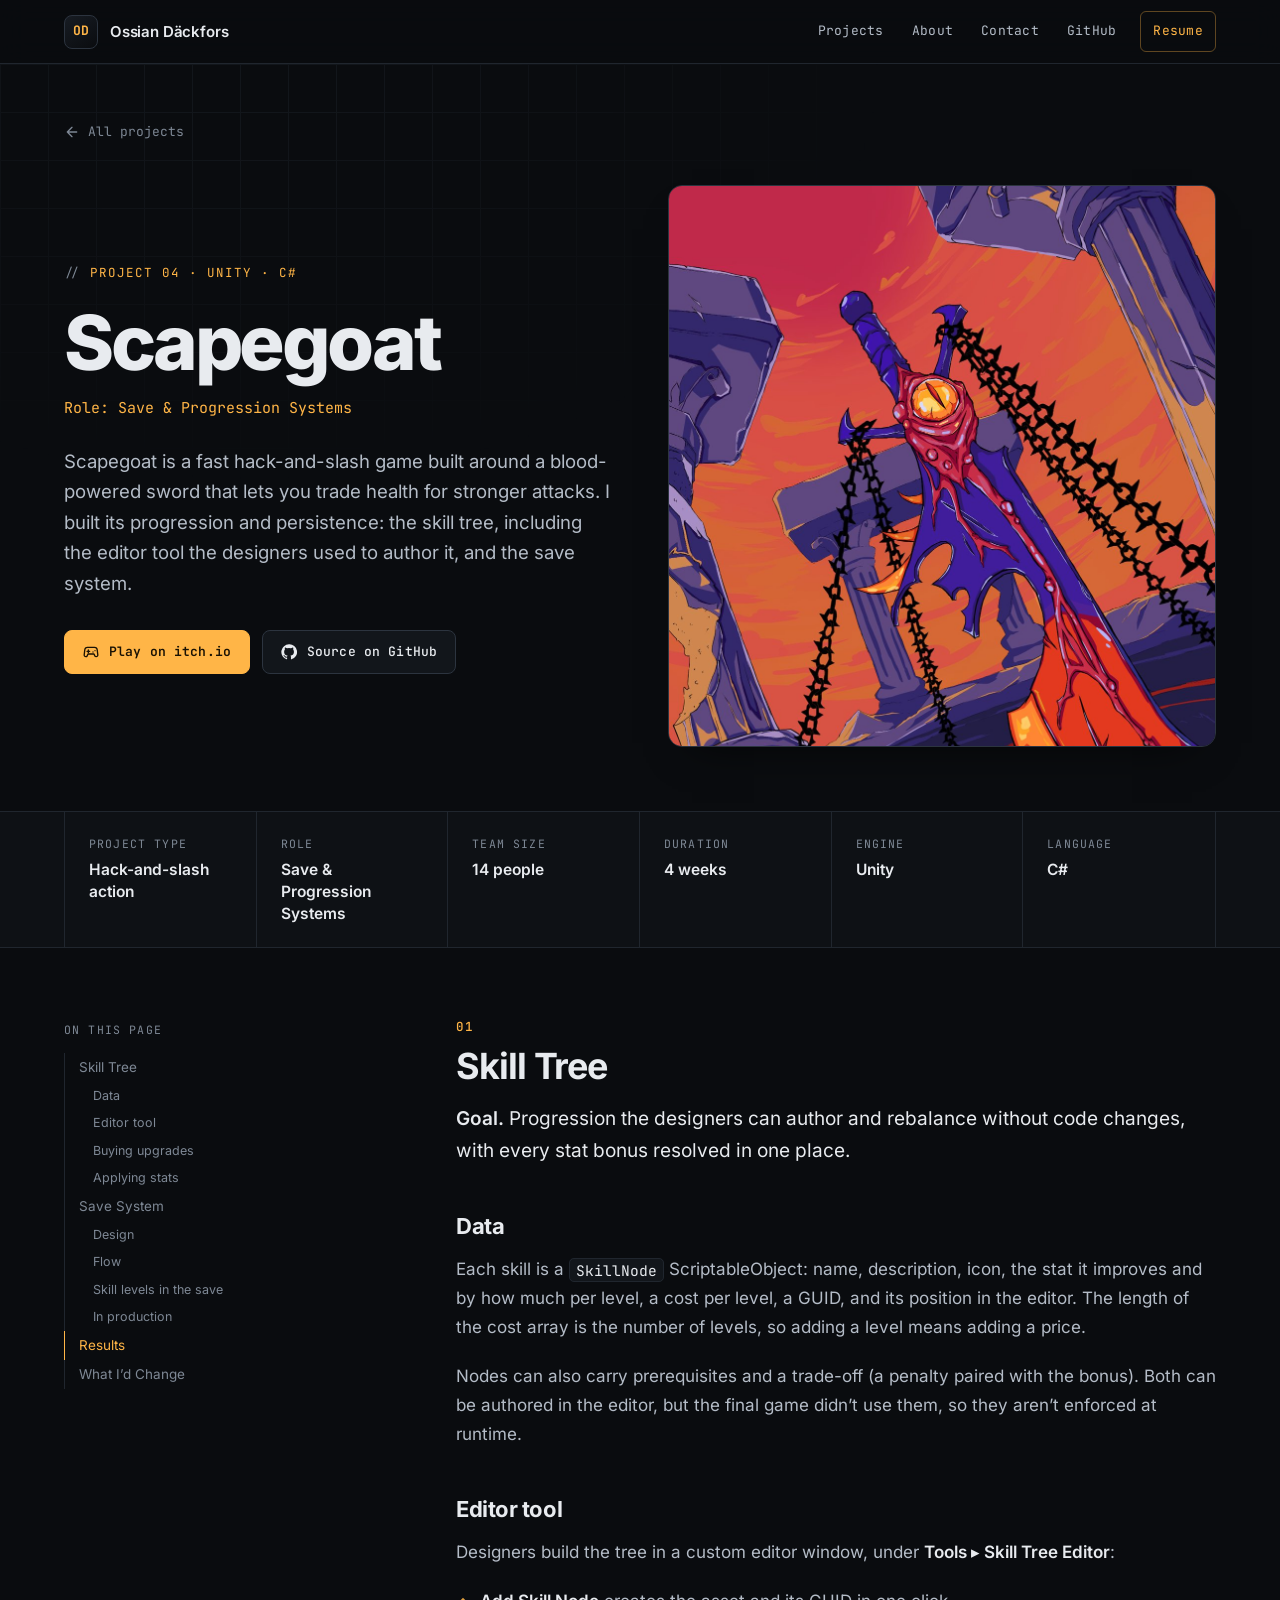
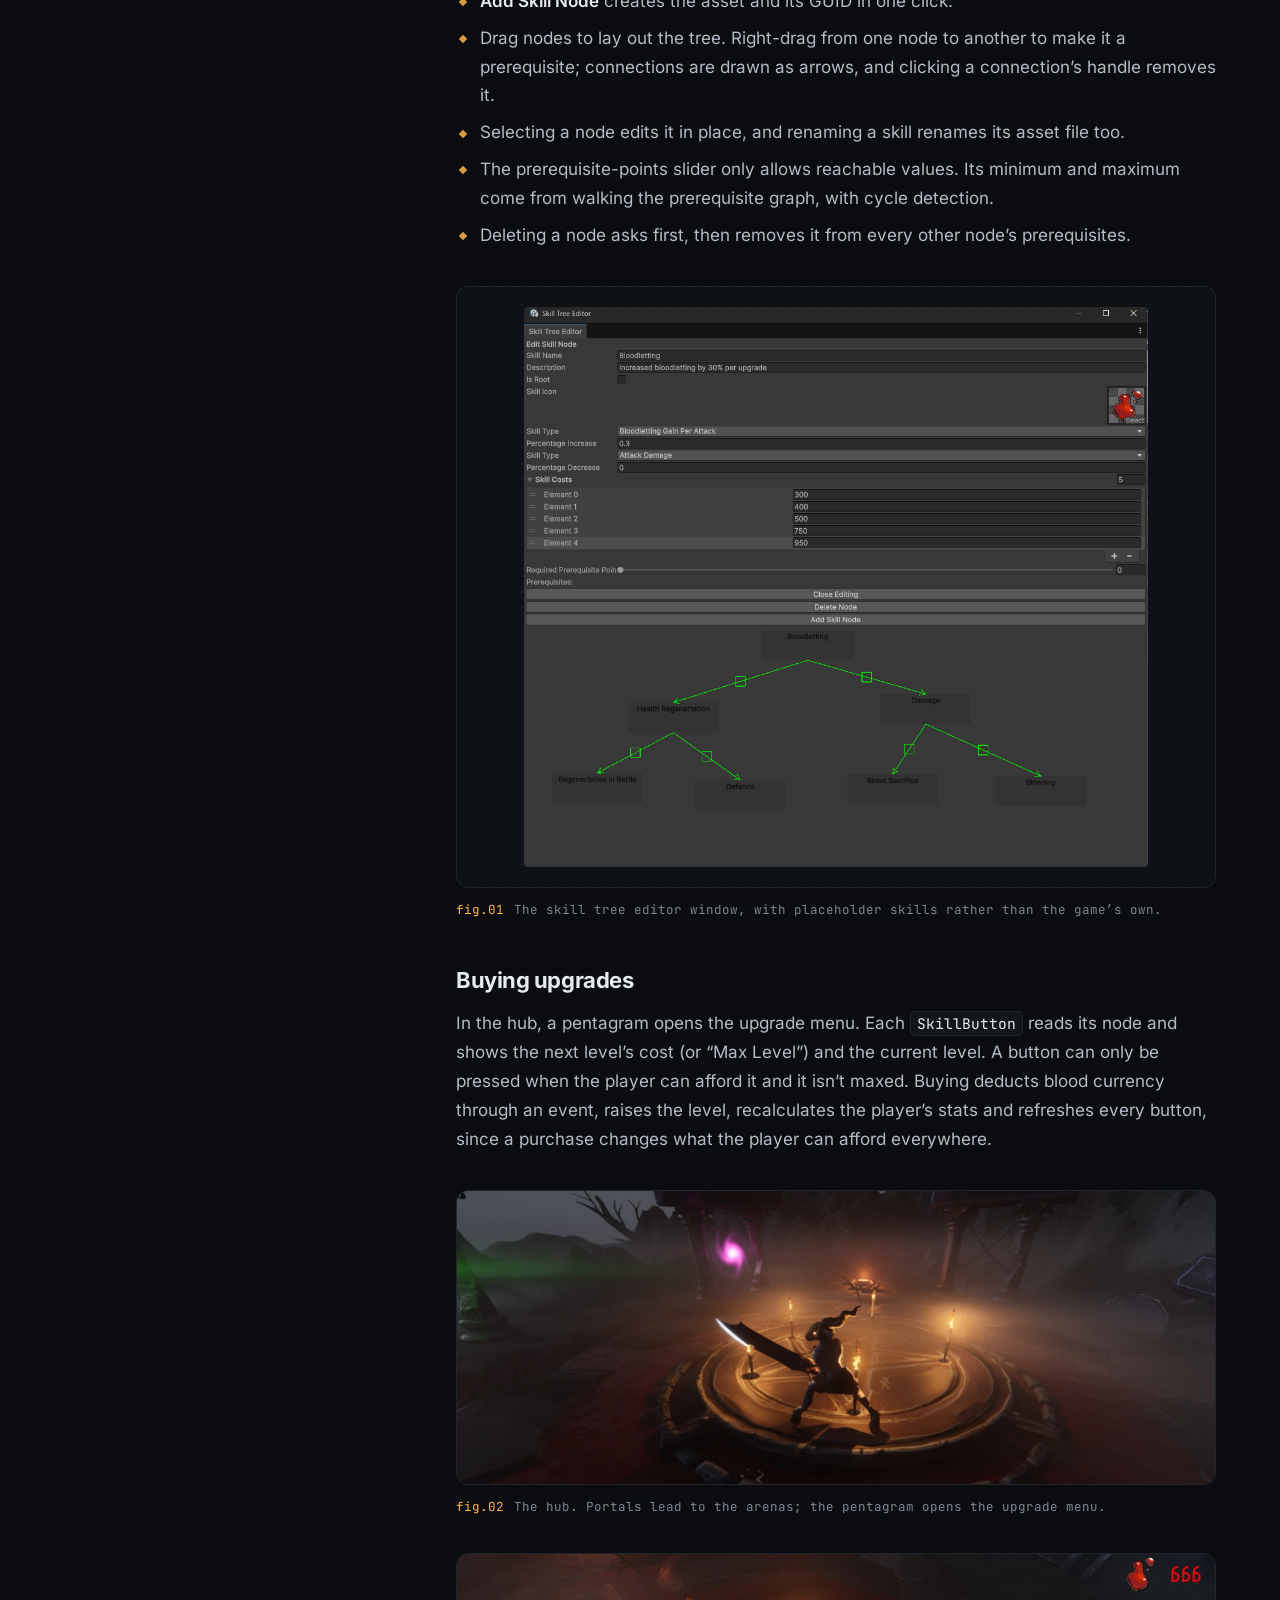
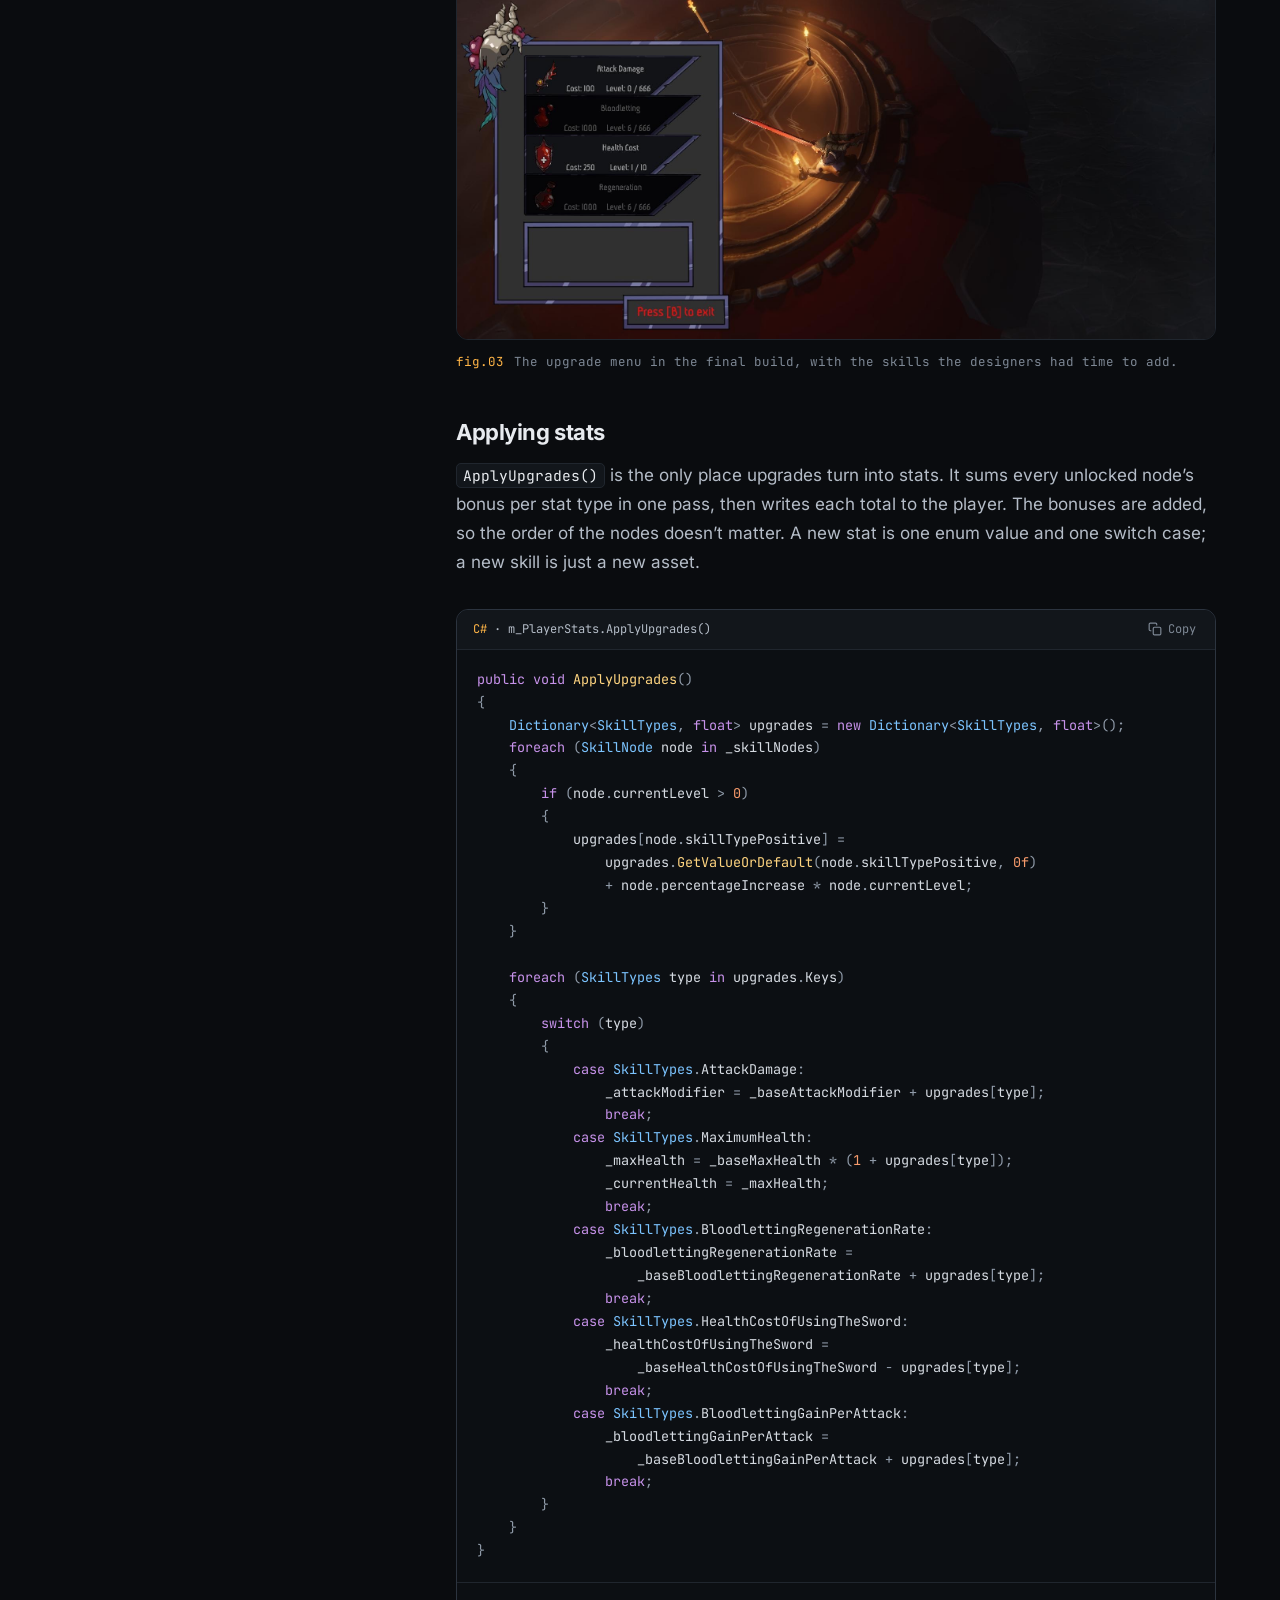
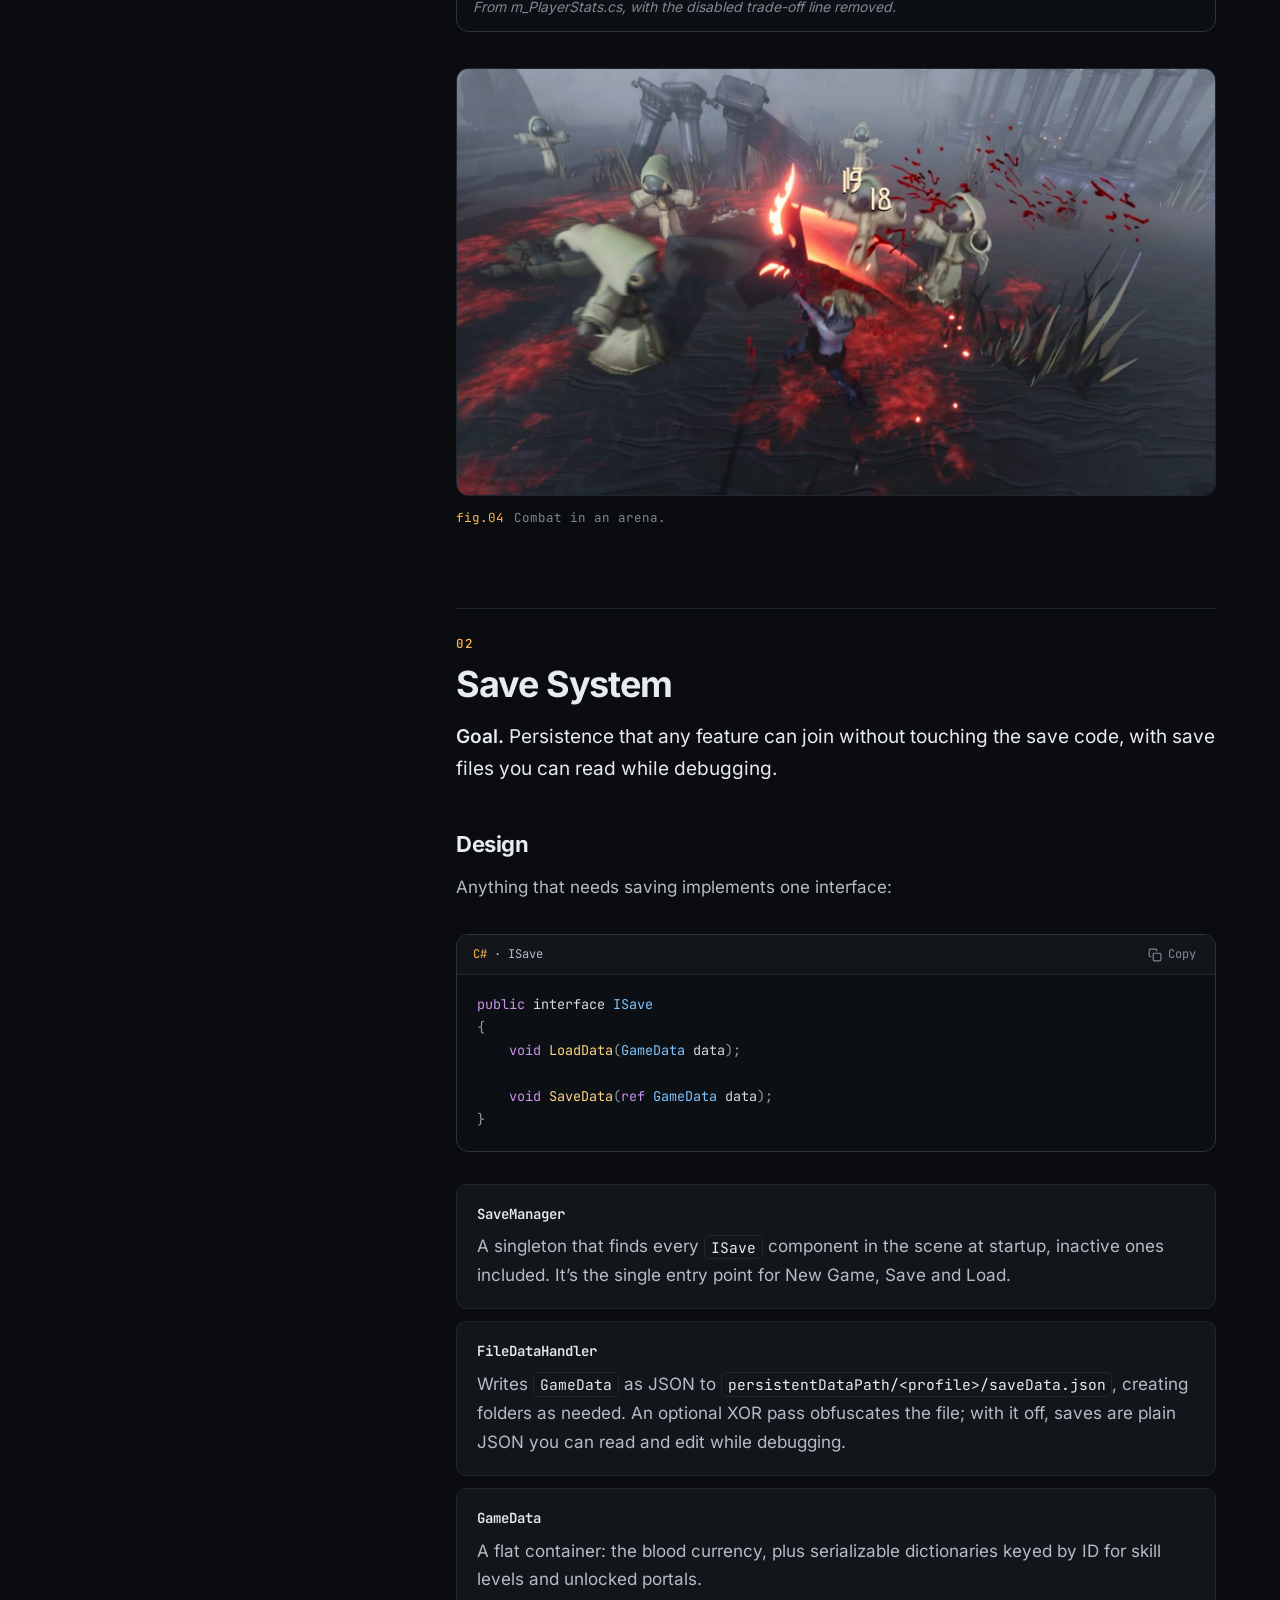
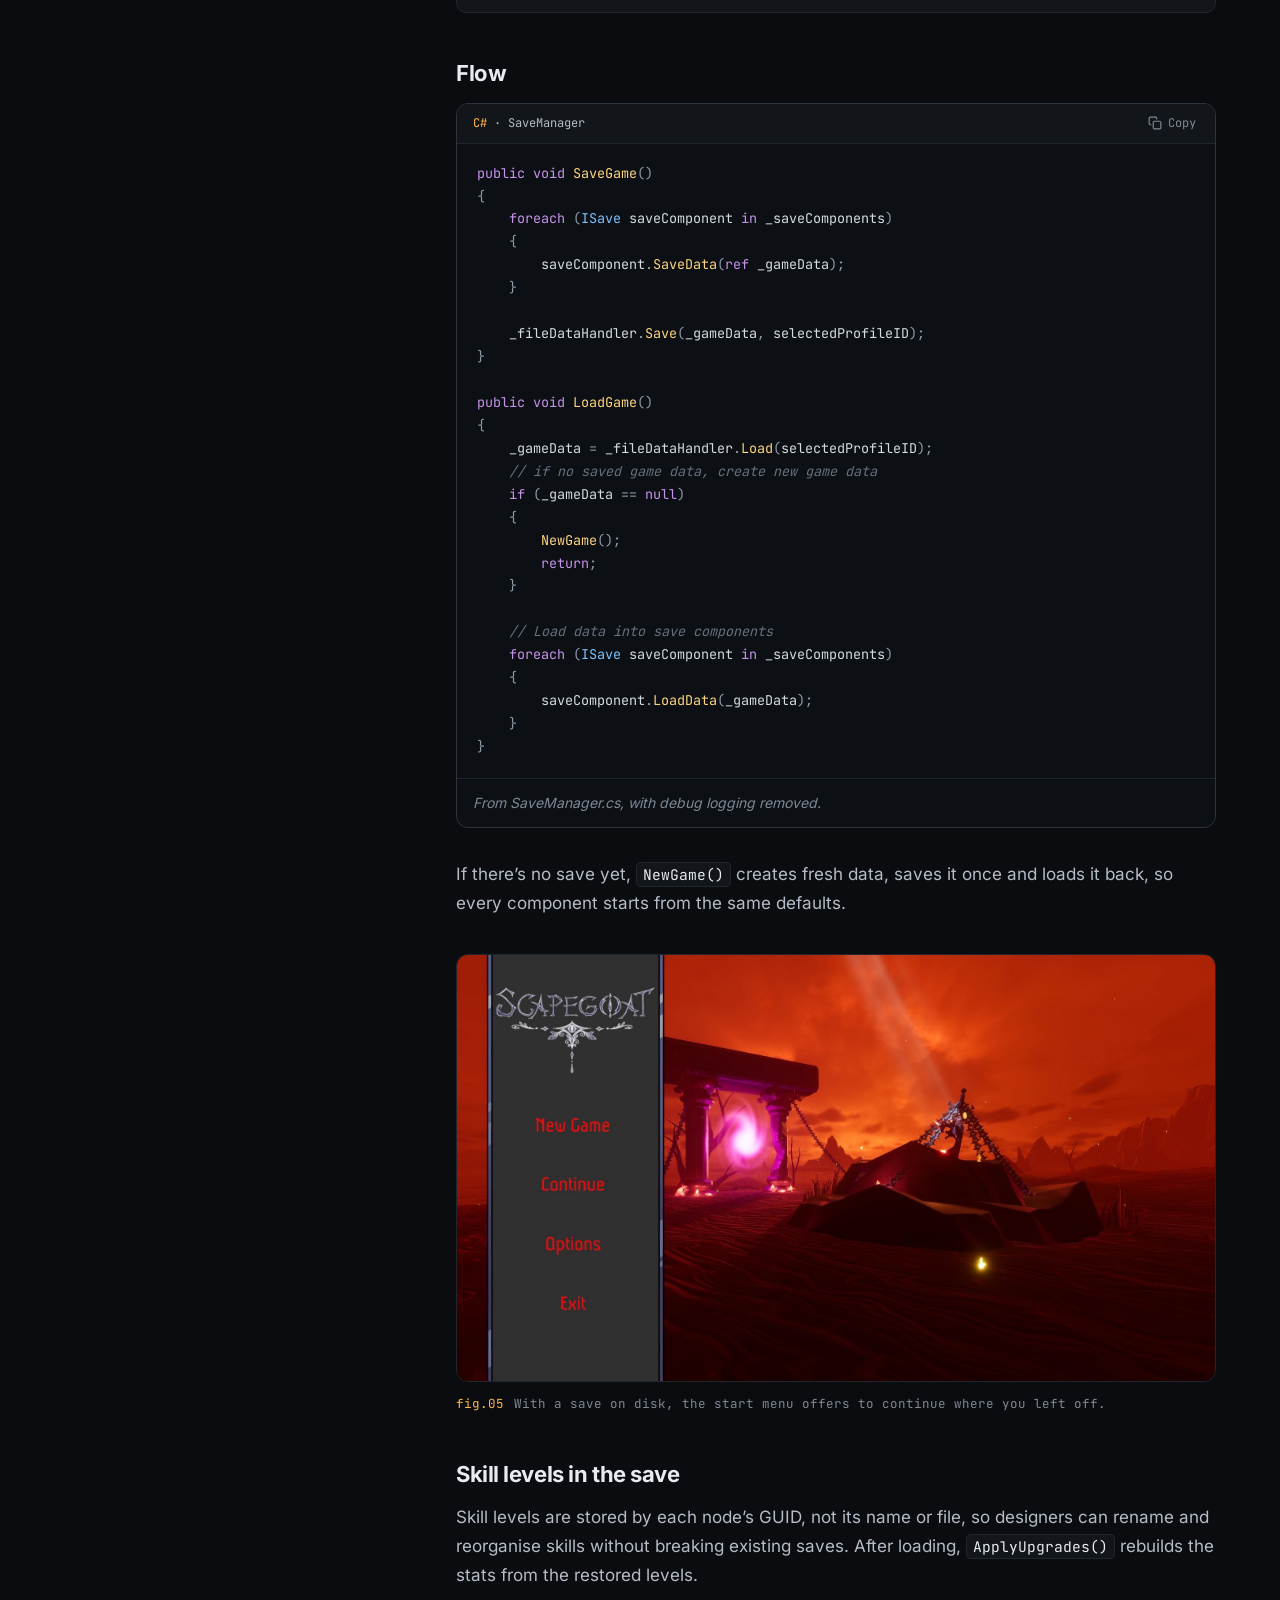
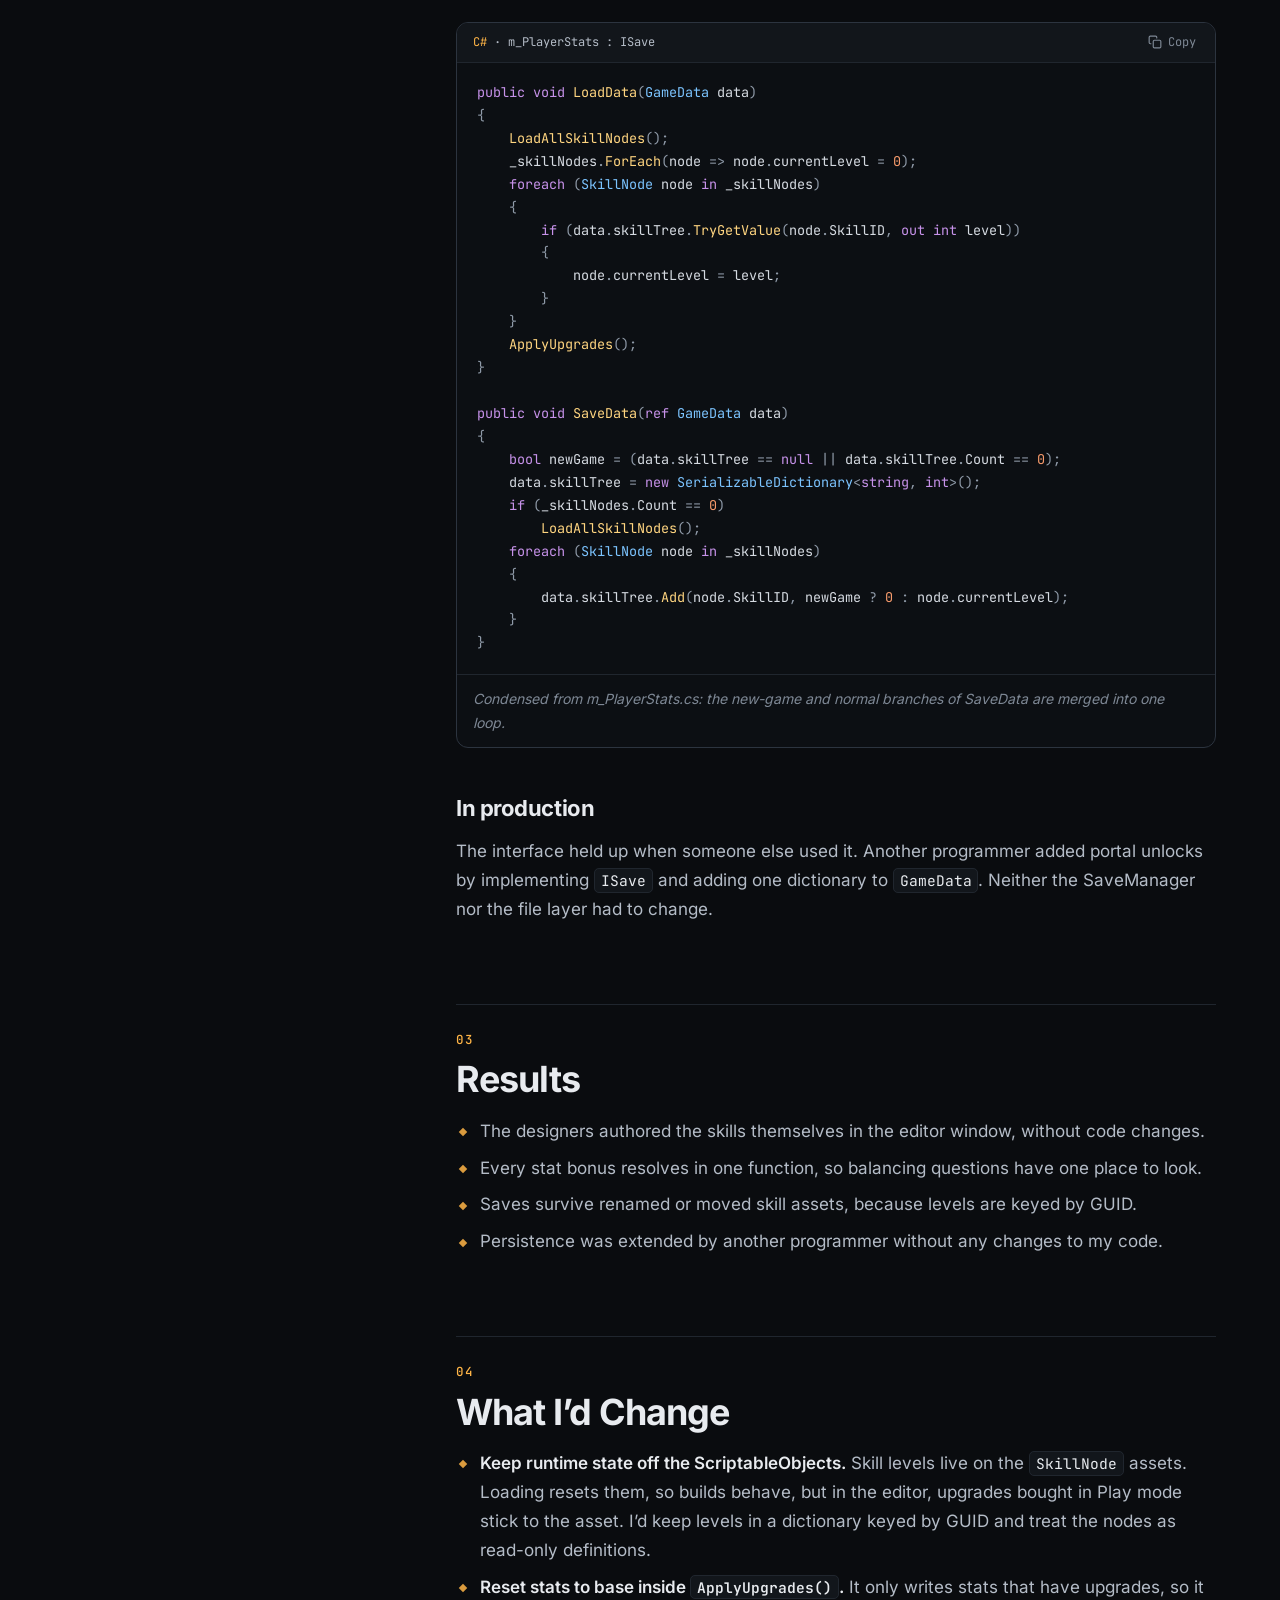
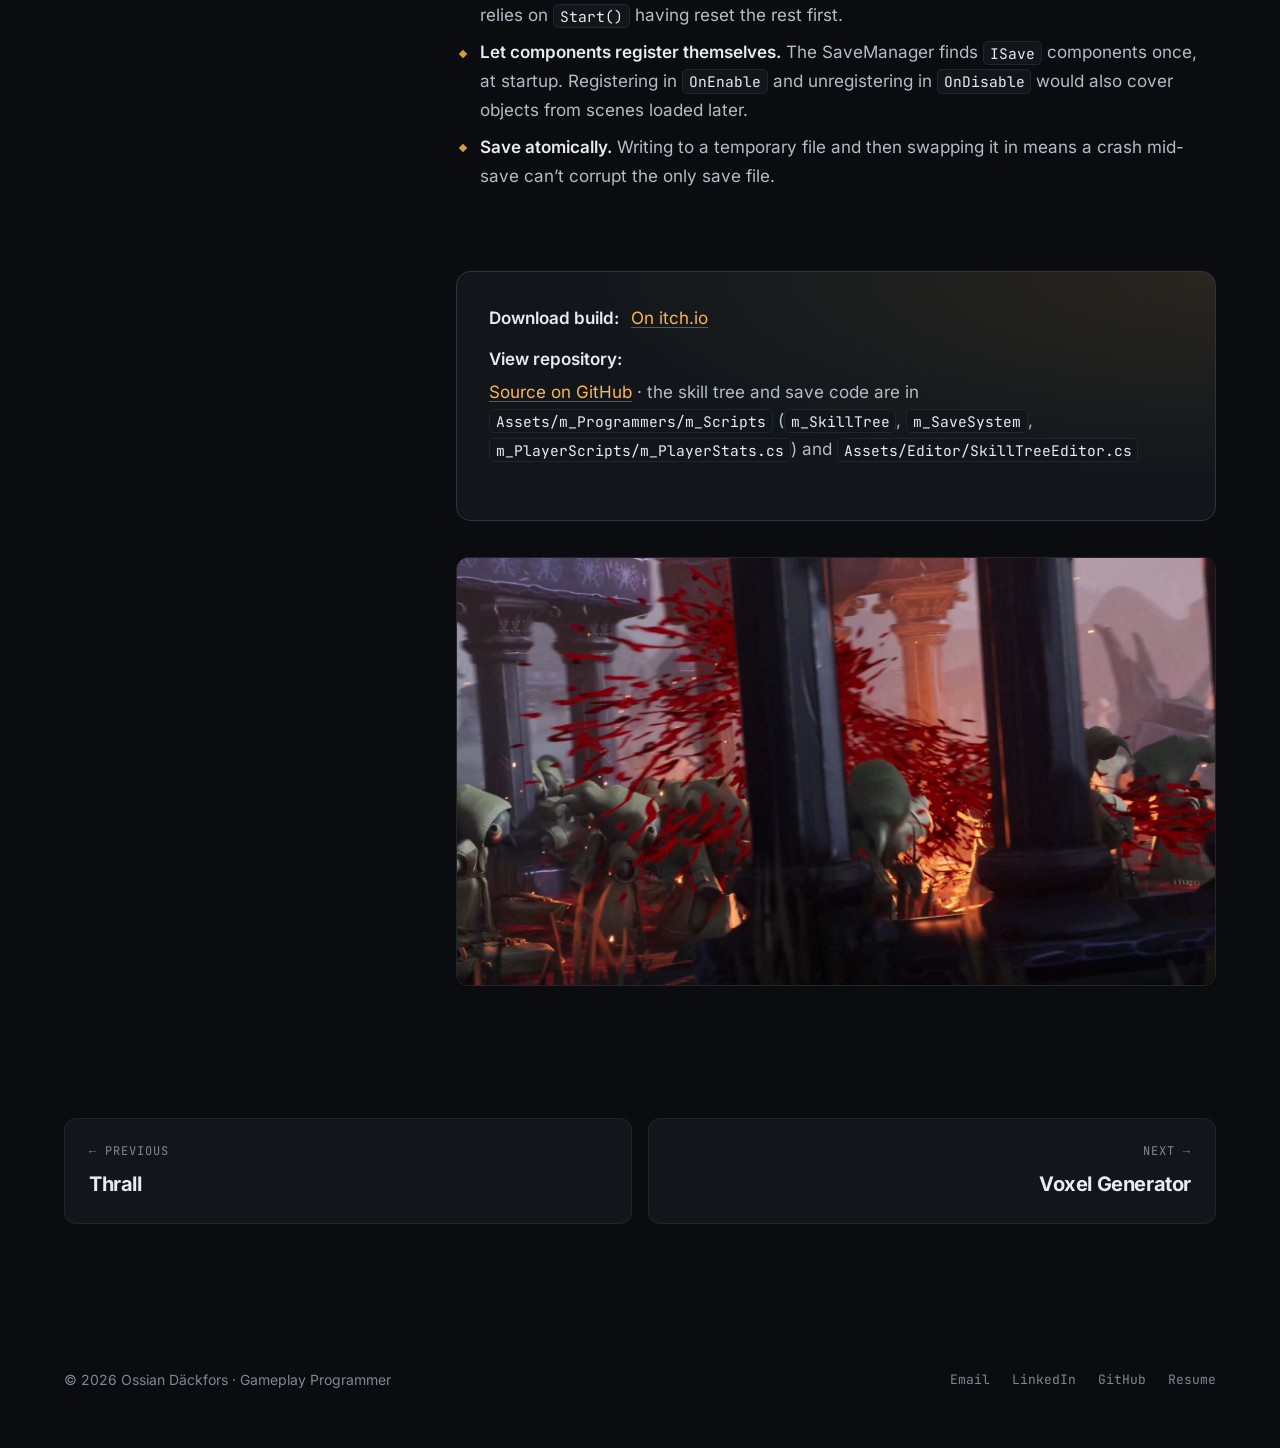
<file: scapegoat/index.html>
<!doctype html>
<html lang="en">
<head>
  <meta charset="utf-8">
  <meta name="viewport" content="width=device-width, initial-scale=1">
  <title>Scapegoat — Ossian Däckfors</title>
  <meta name="description" content="Scapegoat: a hack-and-slash game built around a blood-powered sword. A data-driven skill tree with a custom Unity editor window, and a save system other programmers extend through one interface.">
  <link rel="canonical" href="https://ossiandackfors.com/scapegoat/">
  <meta name="theme-color" content="#0a0c0f">
  <meta property="og:type" content="article">
  <meta property="og:site_name" content="Ossian Däckfors">
  <meta property="og:title" content="Scapegoat — Save &amp; Progression Systems">
  <meta property="og:description" content="A ScriptableObject skill tree with a custom Unity editor window, and a save system other programmers extend through one interface.">
  <meta property="og:url" content="https://ossiandackfors.com/scapegoat/">
  <meta property="og:image" content="https://ossiandackfors.com/assets/img/scapegoat/og.jpg">
  <meta name="twitter:card" content="summary_large_image">
  <link rel="icon" href="../assets/img/favicon.svg" type="image/svg+xml">
  <link rel="preload" href="../assets/fonts/inter-latin.woff2" as="font" type="font/woff2" crossorigin>
  <link rel="stylesheet" href="../assets/css/site.css">
  <script src="../assets/js/site.js" defer></script>
</head>
<body>
  <a class="skip-link" href="#main">Skip to content</a>

  <header class="site-header">
    <div class="container">
      <a class="brand" href="../" aria-label="Ossian Däckfors, home"><span class="brand__mark">OD</span><span class="brand__name">Ossian Däckfors</span></a>
      <button class="nav-toggle" type="button" aria-expanded="false" aria-controls="site-nav" aria-label="Menu"><svg viewBox="0 0 24 24" fill="none" stroke="currentColor" stroke-width="2" stroke-linecap="round" aria-hidden="true"><path d="M4 7h16M4 12h16M4 17h16"/></svg></button>
      <nav class="nav" id="site-nav" aria-label="Primary">
        <a href="../#projects">Projects</a>
        <a href="../#about">About</a>
        <a href="../#contact">Contact</a>
        <a href="https://github.com/Ossdac" target="_blank" rel="me noopener">GitHub</a>
        <a class="nav__resume" href="../assets/Ossian_Dackfors_Resume.pdf" target="_blank" rel="noopener">Resume</a>
      </nav>
    </div>
  </header>

  <main id="main">
    <section class="project-hero">
      <div class="container">
        <a class="back-link" href="../#projects"><svg viewBox="0 0 24 24" fill="none" stroke="currentColor" stroke-width="2" stroke-linecap="round" stroke-linejoin="round" aria-hidden="true"><path d="M19 12H5M12 19l-7-7 7-7"/></svg>All projects</a>
        <div class="project-hero__grid">
          <div>
            <span class="eyebrow">Project 04 · Unity · C#</span>
            <h1>Scapegoat</h1>
            <p class="project-hero__role">Role: Save &amp; Progression Systems</p>
            <p class="project-hero__lede">Scapegoat is a fast hack-and-slash game built around a blood-powered sword that lets you trade health for stronger attacks. I built its progression and persistence: the skill tree, including the editor tool the designers used to author it, and the save system.</p>
            <div class="btn-row">
              <a class="btn btn--primary" href="https://futuregames.itch.io/scapegoat" target="_blank" rel="noopener">
                <svg viewBox="0 0 24 24" fill="none" stroke="currentColor" stroke-width="2" stroke-linecap="round" stroke-linejoin="round" aria-hidden="true"><path d="M6 11h4M8 9v4M15 12h.01M18 10h.01"/><path d="M17.32 5H6.68a4 4 0 0 0-3.98 3.59l-.9 7.64A2.5 2.5 0 0 0 4.27 19c.84 0 1.6-.47 1.98-1.21L7.5 15h9l1.25 2.79A2.24 2.24 0 0 0 19.73 19a2.5 2.5 0 0 0 2.47-2.77l-.9-7.64A4 4 0 0 0 17.32 5z"/></svg>Play on itch.io</a>
              <a class="btn" href="https://github.com/Ossdac/Scapegoat" target="_blank" rel="noopener">
                <svg viewBox="0 0 24 24" fill="currentColor" aria-hidden="true"><path d="M12 .5a11.5 11.5 0 0 0-3.64 22.41c.58.1.79-.25.79-.56v-2c-3.2.7-3.87-1.37-3.87-1.37-.53-1.33-1.28-1.69-1.28-1.69-1.05-.72.08-.7.08-.7 1.16.08 1.77 1.19 1.77 1.19 1.03 1.77 2.7 1.26 3.36.96.1-.75.4-1.26.73-1.55-2.56-.29-5.24-1.28-5.24-5.69 0-1.26.45-2.28 1.19-3.09-.12-.29-.52-1.46.11-3.05 0 0 .97-.31 3.17 1.18a11 11 0 0 1 5.77 0c2.2-1.49 3.17-1.18 3.17-1.18.63 1.59.23 2.76.11 3.05.74.81 1.19 1.83 1.19 3.09 0 4.42-2.69 5.39-5.25 5.68.41.36.78 1.06.78 2.14v3.17c0 .31.21.67.8.56A11.5 11.5 0 0 0 12 .5z"/></svg>Source on GitHub</a>
            </div>
          </div>
          <div class="project-hero__media">
            <img src="../assets/img/scapegoat/hero.jpg" alt="Scapegoat key art: a chained sword with a living eye, standing among ruined pillars under a red sky" width="1100" height="1556" style="object-position: center 30%">
          </div>
        </div>
      </div>
    </section>

    <section class="spec-wrap" aria-labelledby="overview-title">
      <h2 class="sr-only" id="overview-title">Project Overview</h2>
      <div class="container">
        <dl class="spec">
          <div><dt>Project Type</dt><dd>Hack-and-slash action</dd></div>
          <div><dt>Role</dt><dd>Save &amp; Progression Systems</dd></div>
          <div><dt>Team Size</dt><dd>14 people</dd></div>
          <div><dt>Duration</dt><dd>4 weeks</dd></div>
          <div><dt>Engine</dt><dd>Unity</dd></div>
          <div><dt>Language</dt><dd>C#</dd></div>
        </dl>
      </div>
    </section>

    <div class="container project-layout">
      <nav class="toc" aria-label="On this page"><p class="toc__title">On this page</p></nav>

      <article class="prose">
        <h2>Skill Tree</h2>
        <p class="lead"><strong>Goal.</strong> Progression the designers can author and rebalance without code changes, with every stat bonus resolved in one place.</p>

        <h3>Data</h3>
        <p>Each skill is a <code>SkillNode</code> ScriptableObject: name, description, icon, the stat it improves and by how much per level, a cost per level, a GUID, and its position in the editor. The length of the cost array is the number of levels, so adding a level means adding a price.</p>
        <p>Nodes can also carry prerequisites and a trade-off (a penalty paired with the bonus). Both can be authored in the editor, but the final game didn’t use them, so they aren’t enforced at runtime.</p>

        <h3>Editor tool</h3>
        <p>Designers build the tree in a custom editor window, under <strong>Tools ▸ Skill Tree Editor</strong>:</p>
        <ul>
          <li><strong>Add Skill Node</strong> creates the asset and its GUID in one click.</li>
          <li>Drag nodes to lay out the tree. Right-drag from one node to another to make it a prerequisite; connections are drawn as arrows, and clicking a connection’s handle removes it.</li>
          <li>Selecting a node edits it in place, and renaming a skill renames its asset file too.</li>
          <li>The prerequisite-points slider only allows reachable values. Its minimum and maximum come from walking the prerequisite graph, with cycle detection.</li>
          <li>Deleting a node asks first, then removes it from every other node’s prerequisites.</li>
        </ul>
        <figure class="fig fig--pad">
          <div class="fig__frame"><img src="../assets/img/scapegoat/skill-tree-editor.png" alt="Custom Unity editor window showing connected skill nodes" width="1036" height="929" loading="lazy"></div>
          <figcaption>The skill tree editor window, with placeholder skills rather than the game’s own.</figcaption>
        </figure>

        <h3>Buying upgrades</h3>
        <p>In the hub, a pentagram opens the upgrade menu. Each <code>SkillButton</code> reads its node and shows the next level’s cost (or “Max Level”) and the current level. A button can only be pressed when the player can afford it and it isn’t maxed. Buying deducts blood currency through an event, raises the level, recalculates the player’s stats and refreshes every button, since a purchase changes what the player can afford everywhere.</p>
        <figure class="fig fig--wide">
          <div class="fig__frame"><img src="../assets/img/scapegoat/hub-world.jpg" alt="Wide view of the Scapegoat hub world with portals and a pentagram" width="1600" height="619" loading="lazy"></div>
          <figcaption>The hub. Portals lead to the arenas; the pentagram opens the upgrade menu.</figcaption>
        </figure>
        <figure class="fig fig--wide">
          <div class="fig__frame"><img src="../assets/img/scapegoat/upgrade-menu.jpg" alt="The upgrade menu in the final build" width="1920" height="975" loading="lazy"></div>
          <figcaption>The upgrade menu in the final build, with the skills the designers had time to add.</figcaption>
        </figure>

        <h3>Applying stats</h3>
        <p><code>ApplyUpgrades()</code> is the only place upgrades turn into stats. It sums every unlocked node’s bonus per stat type in one pass, then writes each total to the player. The bonuses are added, so the order of the nodes doesn’t matter. A new stat is one enum value and one switch case; a new skill is just a new asset.</p>
        <figure class="code" data-lang="C#" data-name="m_PlayerStats.ApplyUpgrades()">
<pre><code>public void ApplyUpgrades()
{
    Dictionary&lt;SkillTypes, float&gt; upgrades = new Dictionary&lt;SkillTypes, float&gt;();
    foreach (SkillNode node in _skillNodes)
    {
        if (node.currentLevel &gt; 0)
        {
            upgrades[node.skillTypePositive] =
                upgrades.GetValueOrDefault(node.skillTypePositive, 0f)
                + node.percentageIncrease * node.currentLevel;
        }
    }

    foreach (SkillTypes type in upgrades.Keys)
    {
        switch (type)
        {
            case SkillTypes.AttackDamage:
                _attackModifier = _baseAttackModifier + upgrades[type];
                break;
            case SkillTypes.MaximumHealth:
                _maxHealth = _baseMaxHealth * (1 + upgrades[type]);
                _currentHealth = _maxHealth;
                break;
            case SkillTypes.BloodlettingRegenerationRate:
                _bloodlettingRegenerationRate =
                    _baseBloodlettingRegenerationRate + upgrades[type];
                break;
            case SkillTypes.HealthCostOfUsingTheSword:
                _healthCostOfUsingTheSword =
                    _baseHealthCostOfUsingTheSword - upgrades[type];
                break;
            case SkillTypes.BloodlettingGainPerAttack:
                _bloodlettingGainPerAttack =
                    _baseBloodlettingGainPerAttack + upgrades[type];
                break;
        }
    }
}</code></pre>
          <figcaption>From m_PlayerStats.cs, with the disabled trade-off line removed.</figcaption>
        </figure>

        <figure class="fig fig--wide">
          <div class="fig__frame"><img src="../assets/img/scapegoat/active-combat.jpg" alt="Scapegoat combat: the player surrounded by enemies" width="1600" height="900" loading="lazy"></div>
          <figcaption>Combat in an arena.</figcaption>
        </figure>

        <h2>Save System</h2>
        <p class="lead"><strong>Goal.</strong> Persistence that any feature can join without touching the save code, with save files you can read while debugging.</p>

        <h3>Design</h3>
        <p>Anything that needs saving implements one interface:</p>
        <figure class="code" data-lang="C#" data-name="ISave">
<pre><code>public interface ISave
{
    void LoadData(GameData data);

    void SaveData(ref GameData data);
}</code></pre>
        </figure>
        <dl class="defs">
          <div><dt>SaveManager</dt><dd>A singleton that finds every <code>ISave</code> component in the scene at startup, inactive ones included. It’s the single entry point for New Game, Save and Load.</dd></div>
          <div><dt>FileDataHandler</dt><dd>Writes <code>GameData</code> as JSON to <code>persistentDataPath/&lt;profile&gt;/saveData.json</code>, creating folders as needed. An optional XOR pass obfuscates the file; with it off, saves are plain JSON you can read and edit while debugging.</dd></div>
          <div><dt>GameData</dt><dd>A flat container: the blood currency, plus serializable dictionaries keyed by ID for skill levels and unlocked portals.</dd></div>
        </dl>

        <h3>Flow</h3>
        <figure class="code" data-lang="C#" data-name="SaveManager">
<pre><code>public void SaveGame()
{
    foreach (ISave saveComponent in _saveComponents)
    {
        saveComponent.SaveData(ref _gameData);
    }

    _fileDataHandler.Save(_gameData, selectedProfileID);
}

public void LoadGame()
{
    _gameData = _fileDataHandler.Load(selectedProfileID);
    // if no saved game data, create new game data
    if (_gameData == null)
    {
        NewGame();
        return;
    }

    // Load data into save components
    foreach (ISave saveComponent in _saveComponents)
    {
        saveComponent.LoadData(_gameData);
    }
}</code></pre>
          <figcaption>From SaveManager.cs, with debug logging removed.</figcaption>
        </figure>
        <p>If there’s no save yet, <code>NewGame()</code> creates fresh data, saves it once and loads it back, so every component starts from the same defaults.</p>
        <figure class="fig fig--wide">
          <div class="fig__frame"><img src="../assets/img/scapegoat/start-menu.jpg" alt="Scapegoat start menu with an option to continue from a save" width="1920" height="1080" loading="lazy"></div>
          <figcaption>With a save on disk, the start menu offers to continue where you left off.</figcaption>
        </figure>

        <h3>Skill levels in the save</h3>
        <p>Skill levels are stored by each node’s GUID, not its name or file, so designers can rename and reorganise skills without breaking existing saves. After loading, <code>ApplyUpgrades()</code> rebuilds the stats from the restored levels.</p>
        <figure class="code" data-lang="C#" data-name="m_PlayerStats : ISave">
<pre><code>public void LoadData(GameData data)
{
    LoadAllSkillNodes();
    _skillNodes.ForEach(node =&gt; node.currentLevel = 0);
    foreach (SkillNode node in _skillNodes)
    {
        if (data.skillTree.TryGetValue(node.SkillID, out int level))
        {
            node.currentLevel = level;
        }
    }
    ApplyUpgrades();
}

public void SaveData(ref GameData data)
{
    bool newGame = (data.skillTree == null || data.skillTree.Count == 0);
    data.skillTree = new SerializableDictionary&lt;string, int&gt;();
    if (_skillNodes.Count == 0)
        LoadAllSkillNodes();
    foreach (SkillNode node in _skillNodes)
    {
        data.skillTree.Add(node.SkillID, newGame ? 0 : node.currentLevel);
    }
}</code></pre>
          <figcaption>Condensed from m_PlayerStats.cs: the new-game and normal branches of SaveData are merged into one loop.</figcaption>
        </figure>

        <h3>In production</h3>
        <p>The interface held up when someone else used it. Another programmer added portal unlocks by implementing <code>ISave</code> and adding one dictionary to <code>GameData</code>. Neither the SaveManager nor the file layer had to change.</p>

        <h2>Results</h2>
        <ul>
          <li>The designers authored the skills themselves in the editor window, without code changes.</li>
          <li>Every stat bonus resolves in one function, so balancing questions have one place to look.</li>
          <li>Saves survive renamed or moved skill assets, because levels are keyed by GUID.</li>
          <li>Persistence was extended by another programmer without any changes to my code.</li>
        </ul>

        <h2>What I’d Change</h2>
        <ul>
          <li><strong>Keep runtime state off the ScriptableObjects.</strong> Skill levels live on the <code>SkillNode</code> assets. Loading resets them, so builds behave, but in the editor, upgrades bought in Play mode stick to the asset. I’d keep levels in a dictionary keyed by GUID and treat the nodes as read-only definitions.</li>
          <li><strong>Reset stats to base inside <code>ApplyUpgrades()</code>.</strong> It only writes stats that have upgrades, so it relies on <code>Start()</code> having reset the rest first.</li>
          <li><strong>Let components register themselves.</strong> The SaveManager finds <code>ISave</code> components once, at startup. Registering in <code>OnEnable</code> and unregistering in <code>OnDisable</code> would also cover objects from scenes loaded later.</li>
          <li><strong>Save atomically.</strong> Writing to a temporary file and then swapping it in means a crash mid-save can’t corrupt the only save file.</li>
        </ul>

        <aside class="project-cta" aria-label="Project links">
          <dl>
            <div><dt>Download build:</dt><dd><a href="https://futuregames.itch.io/scapegoat" target="_blank" rel="noopener">On itch.io</a></dd></div>
            <div><dt>View repository:</dt><dd><a href="https://github.com/Ossdac/Scapegoat" target="_blank" rel="noopener">Source on GitHub</a> · the skill tree and save code are in <code>Assets/m_Programmers/m_Scripts</code> (<code>m_SkillTree</code>, <code>m_SaveSystem</code>, <code>m_PlayerScripts/m_PlayerStats.cs</code>) and <code>Assets/Editor/SkillTreeEditor.cs</code></dd></div>
          </dl>
        </aside>

        <figure class="fig fig--wide">
          <div class="fig__frame"><img src="../assets/img/scapegoat/closing.jpg" alt="Scapegoat: a blood-soaked sword swing cutting through a crowd of hooded enemies" width="1600" height="900" loading="lazy"></div>
        </figure>
      </article>
    </div>

    <nav class="container pager" aria-label="More projects">
      <a href="../thrall/"><span>← Previous</span><strong>Thrall</strong></a>
      <a class="pager__next" href="../voxel-generator/"><span>Next →</span><strong>Voxel Generator</strong></a>
    </nav>
  </main>

  <footer class="site-footer">
    <div class="container">
      <p>© <span data-year>2026</span> Ossian Däckfors · Gameplay Programmer</p>
      <nav aria-label="Footer">
        <a href="mailto:ossian.dackfors@gmail.com">Email</a>
        <a href="https://www.linkedin.com/in/ossian-d%C3%A4ckfors-481280120" target="_blank" rel="me noopener">LinkedIn</a>
        <a href="https://github.com/Ossdac" target="_blank" rel="me noopener">GitHub</a>
        <a href="../assets/Ossian_Dackfors_Resume.pdf" target="_blank" rel="noopener">Resume</a>
      </nav>
    </div>
  </footer>
</body>
</html>
</file>
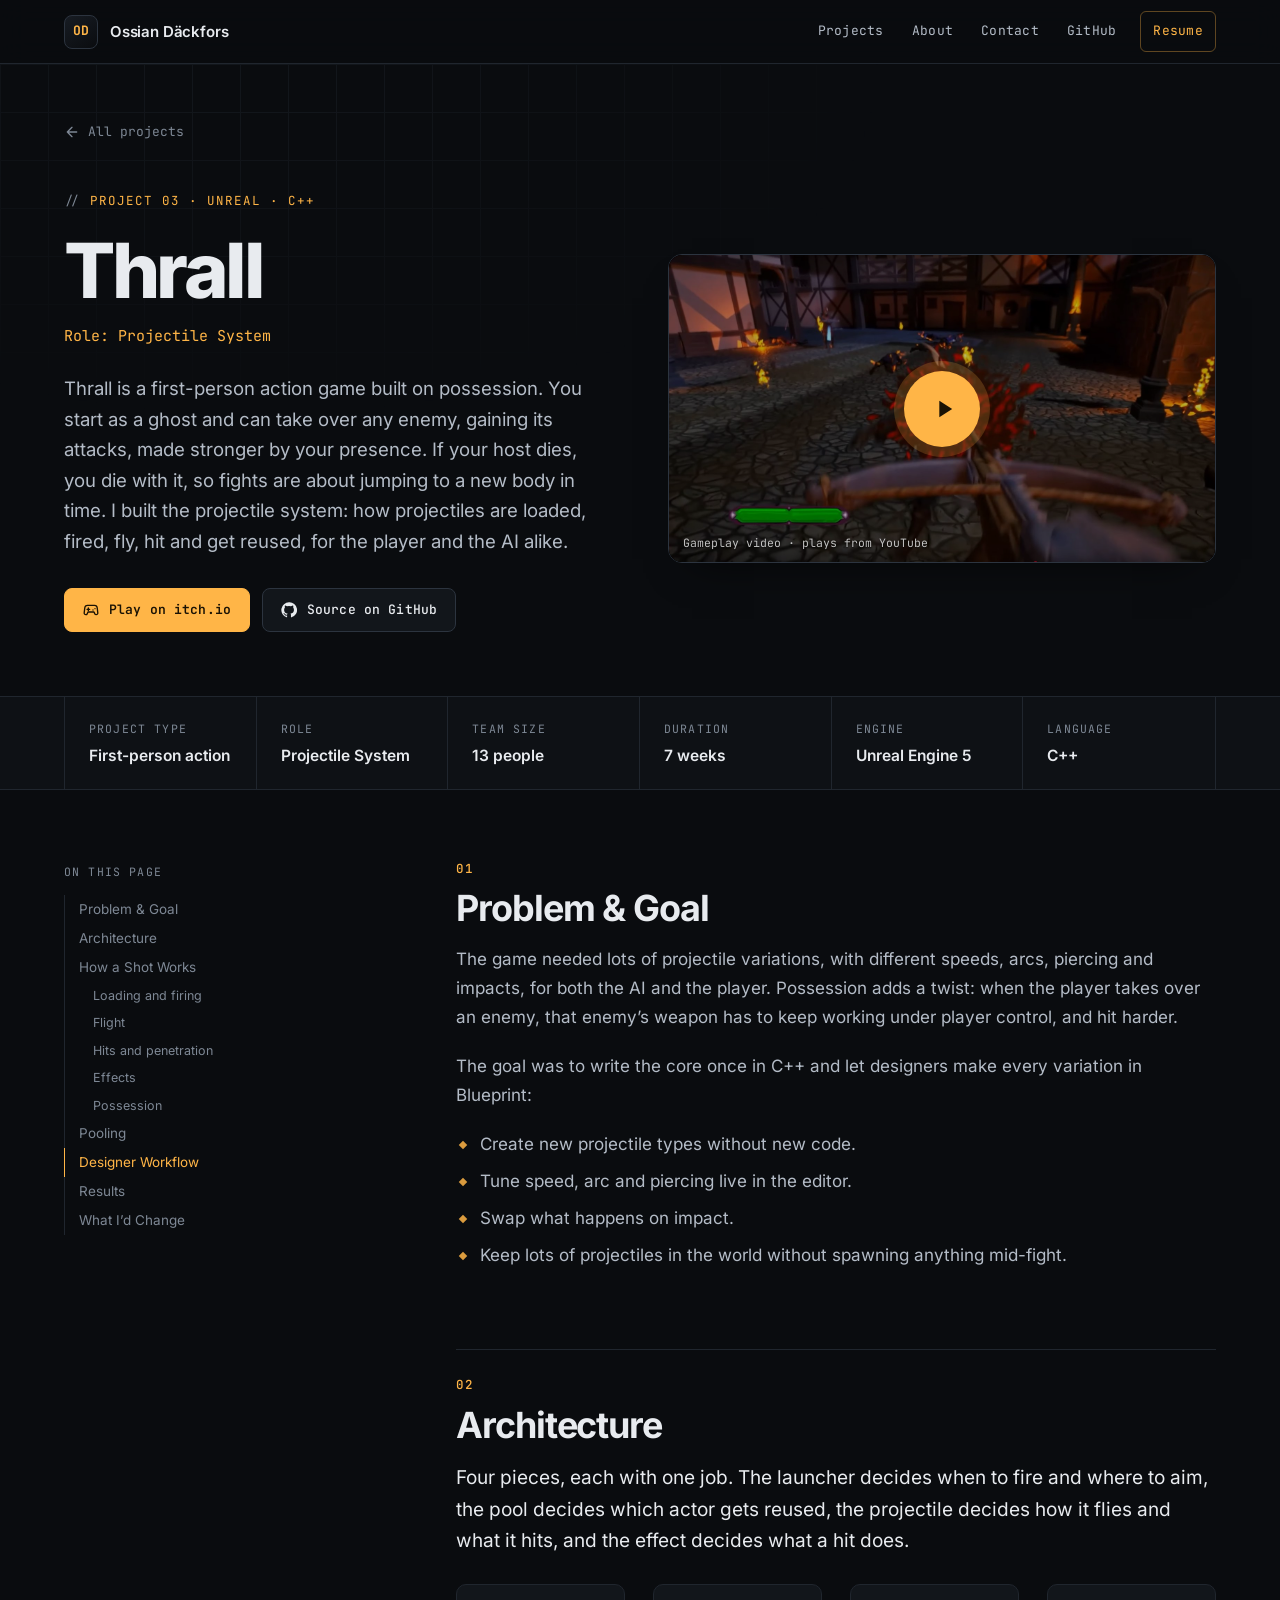
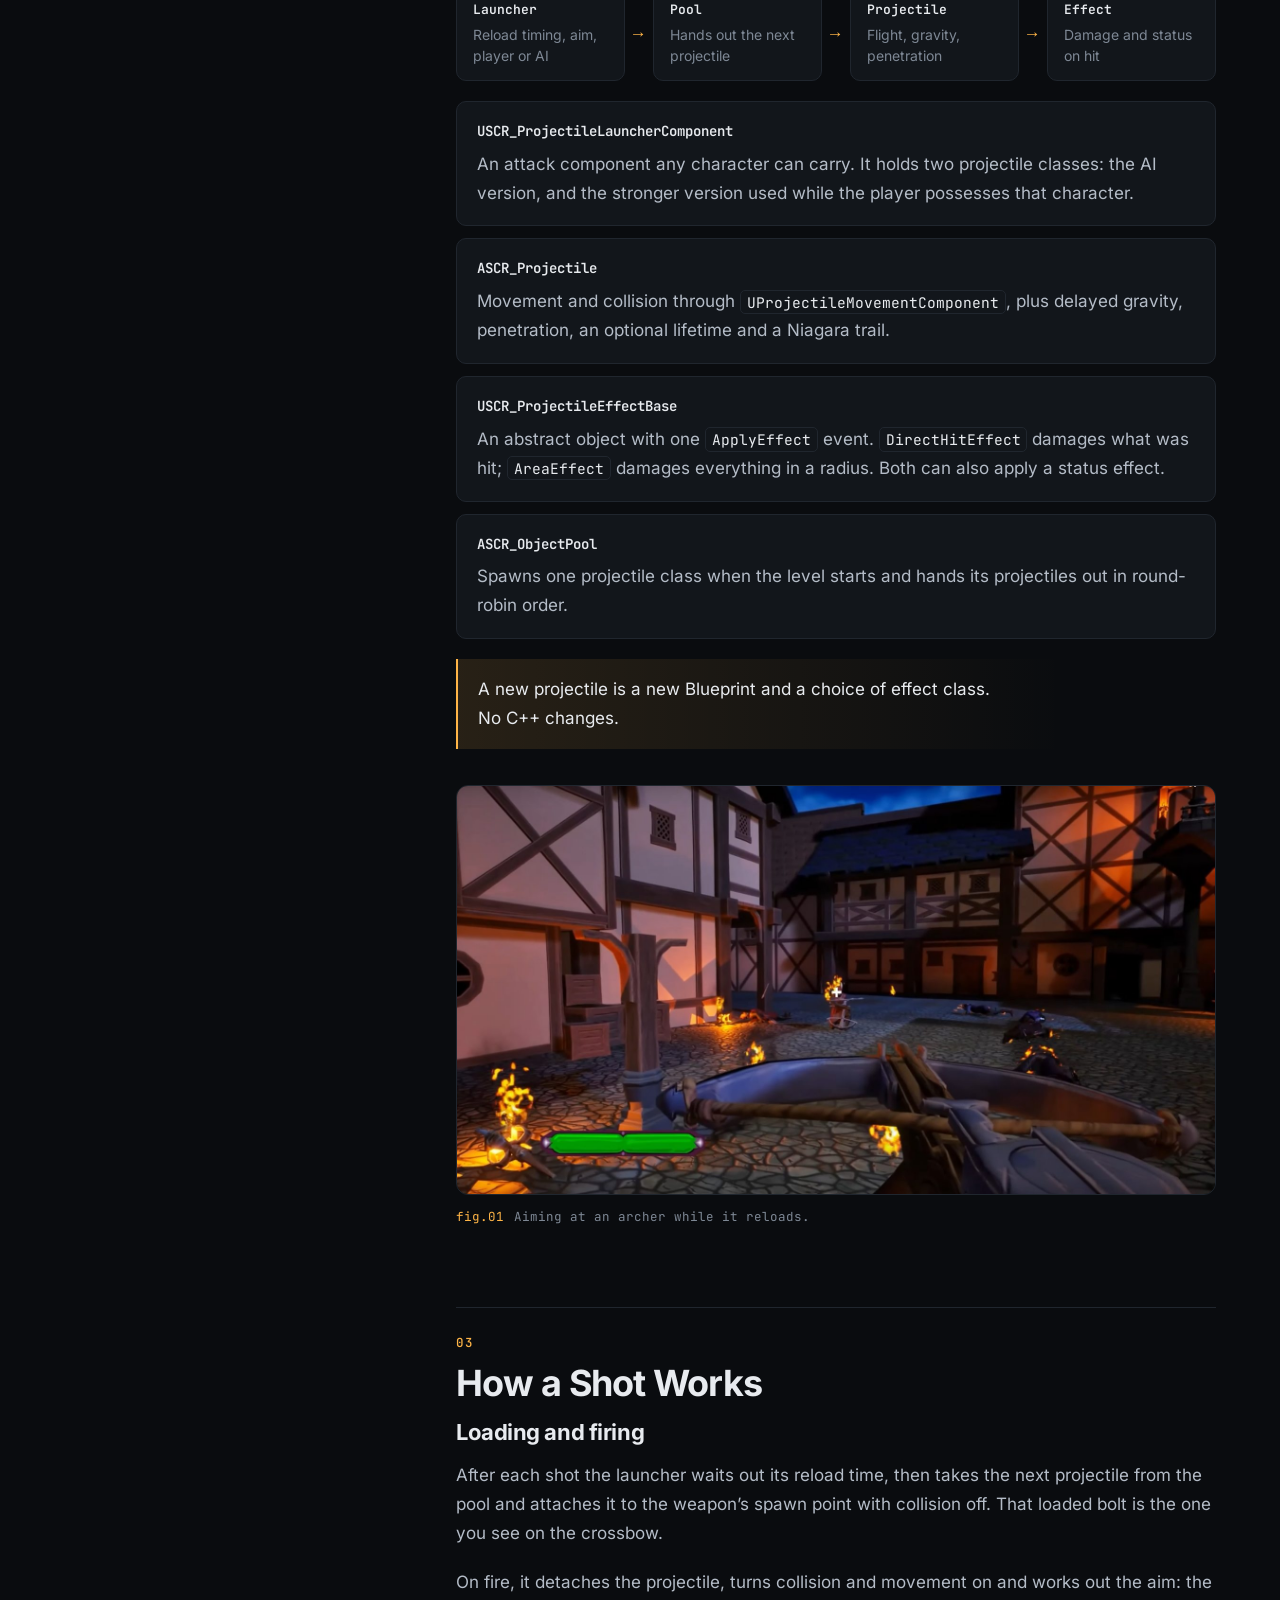
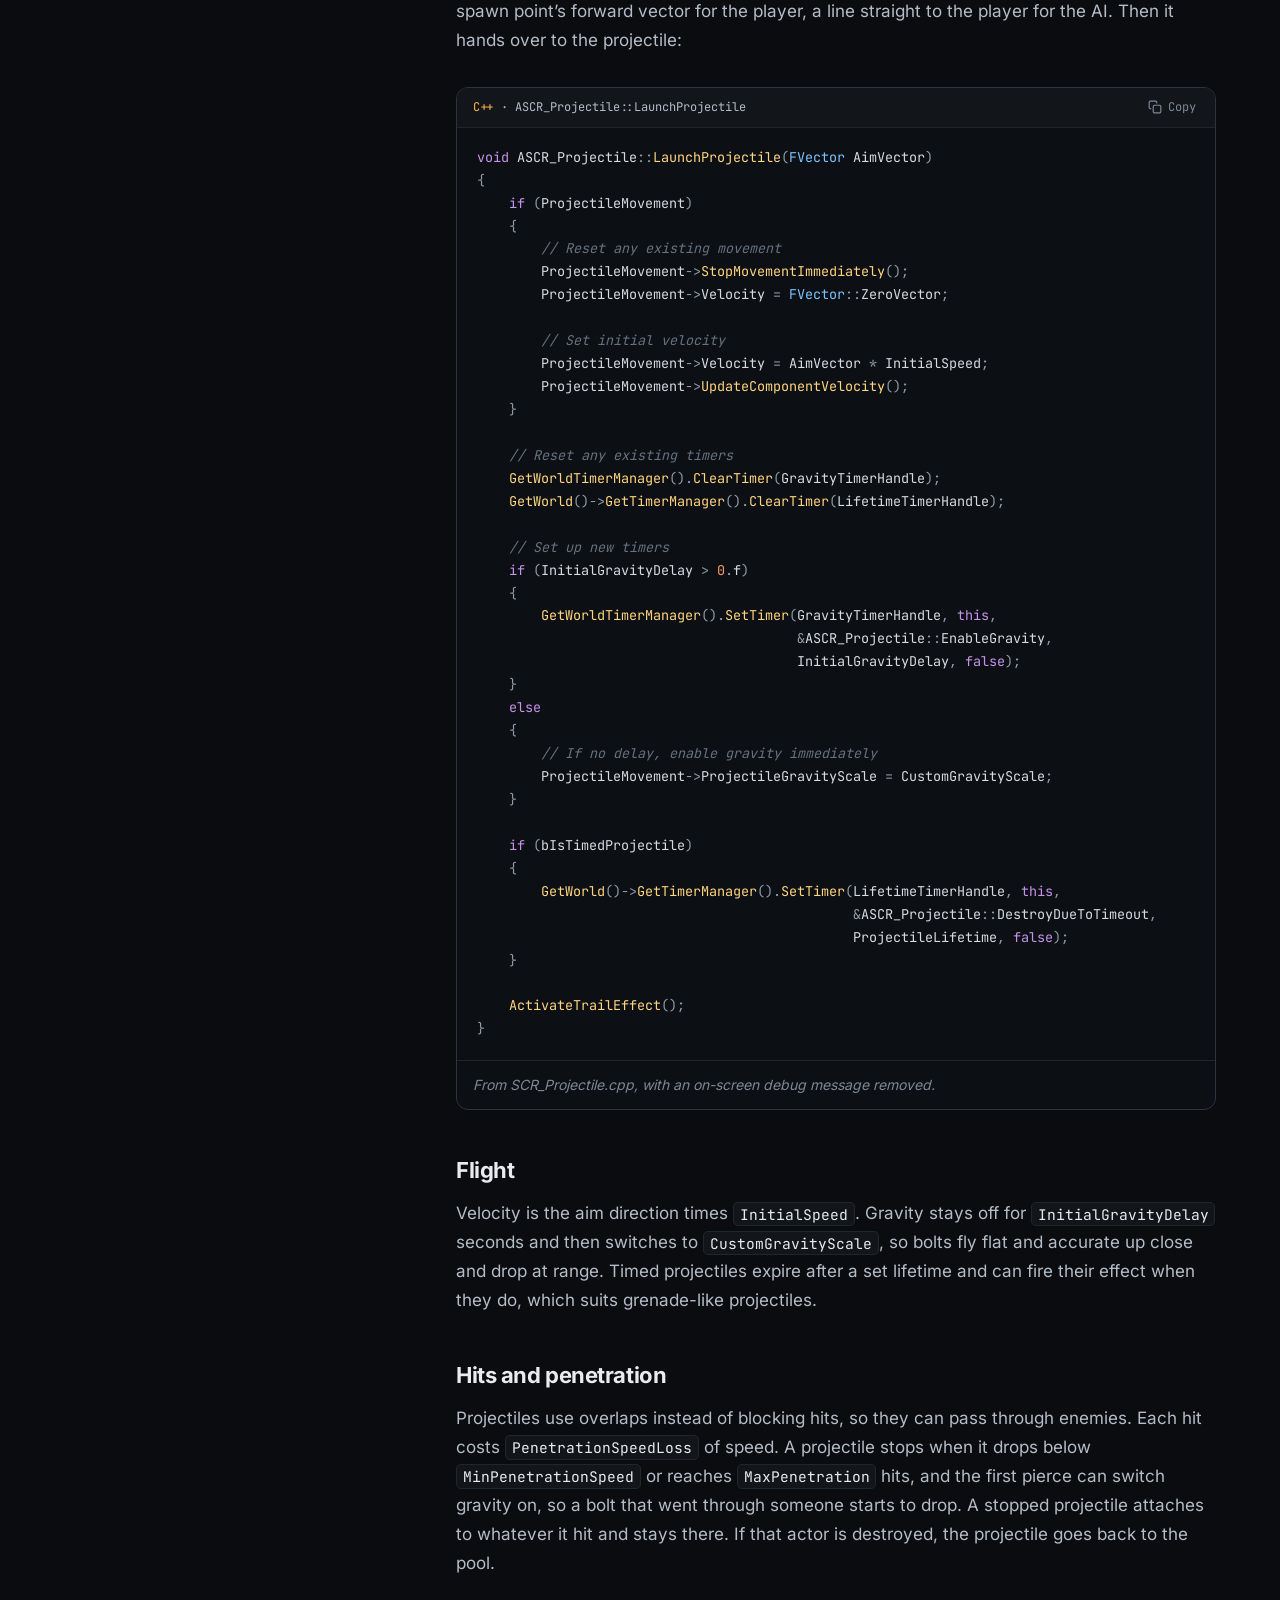
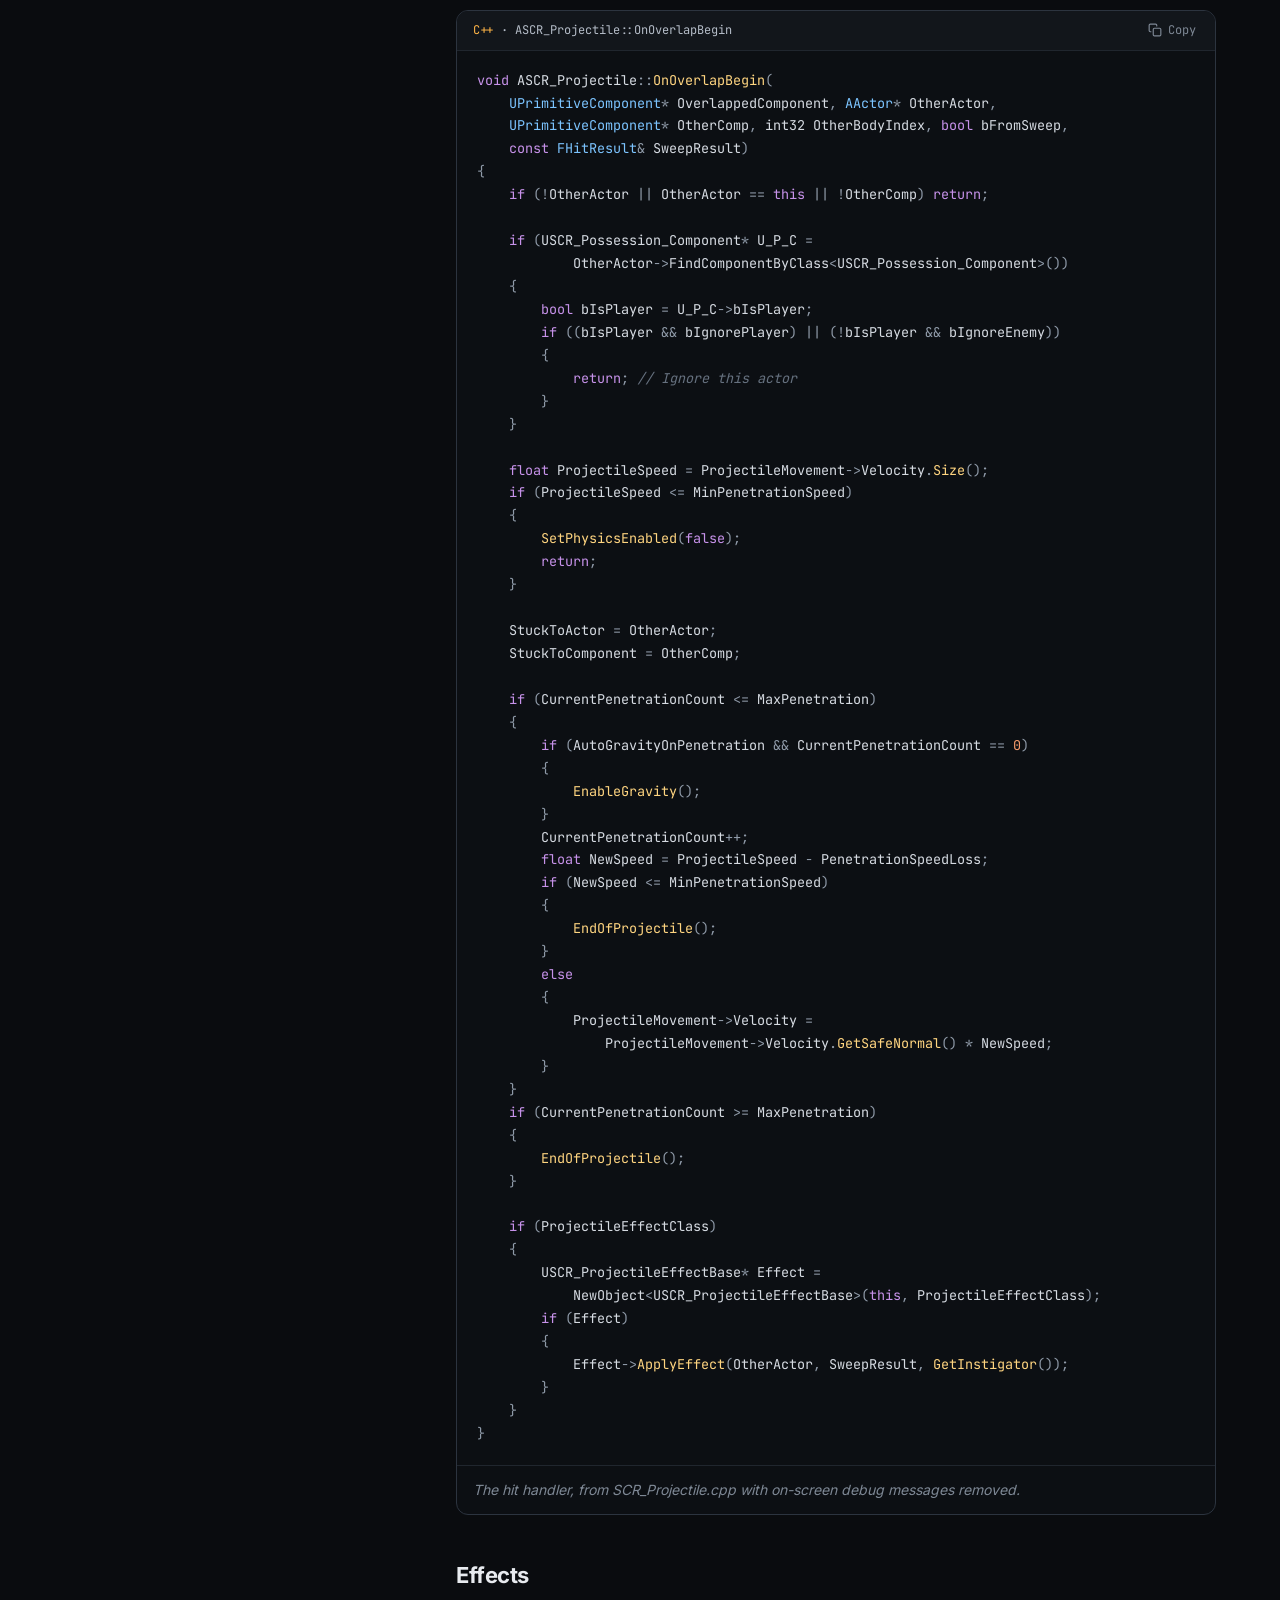
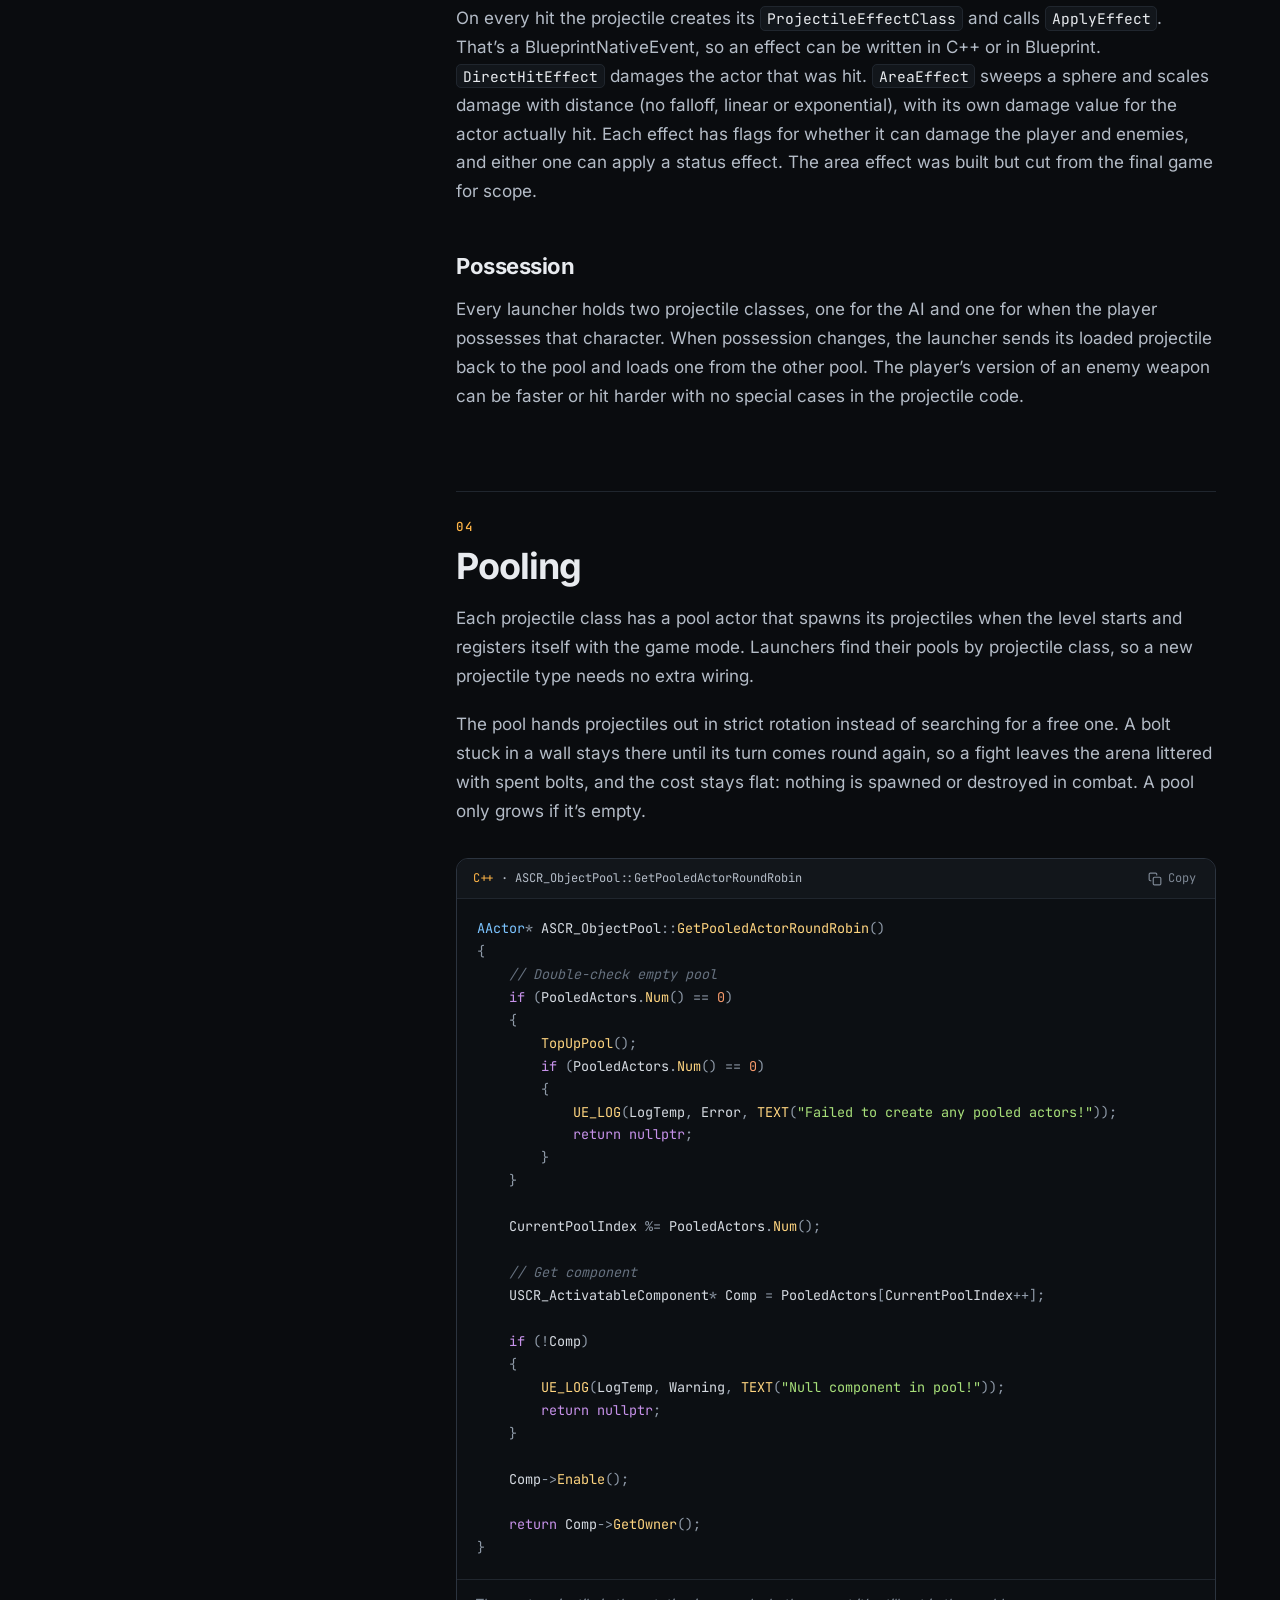
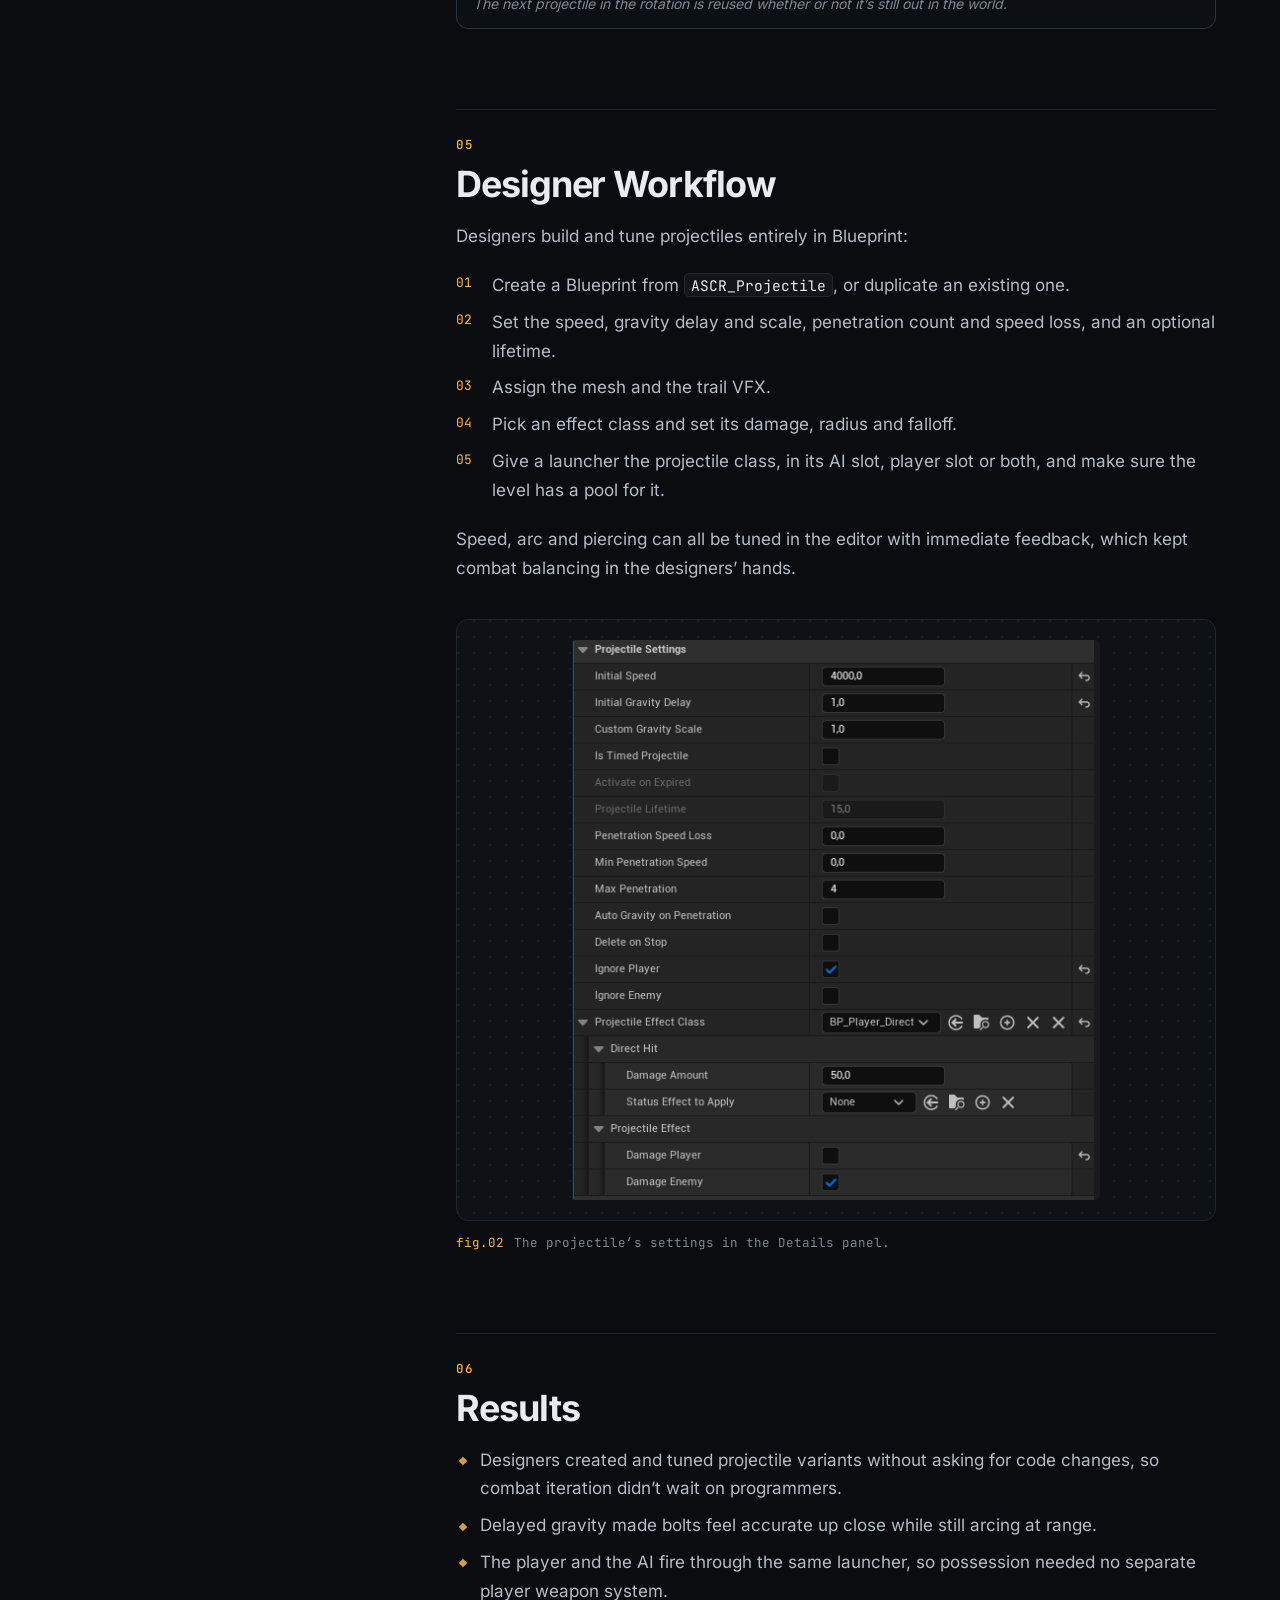
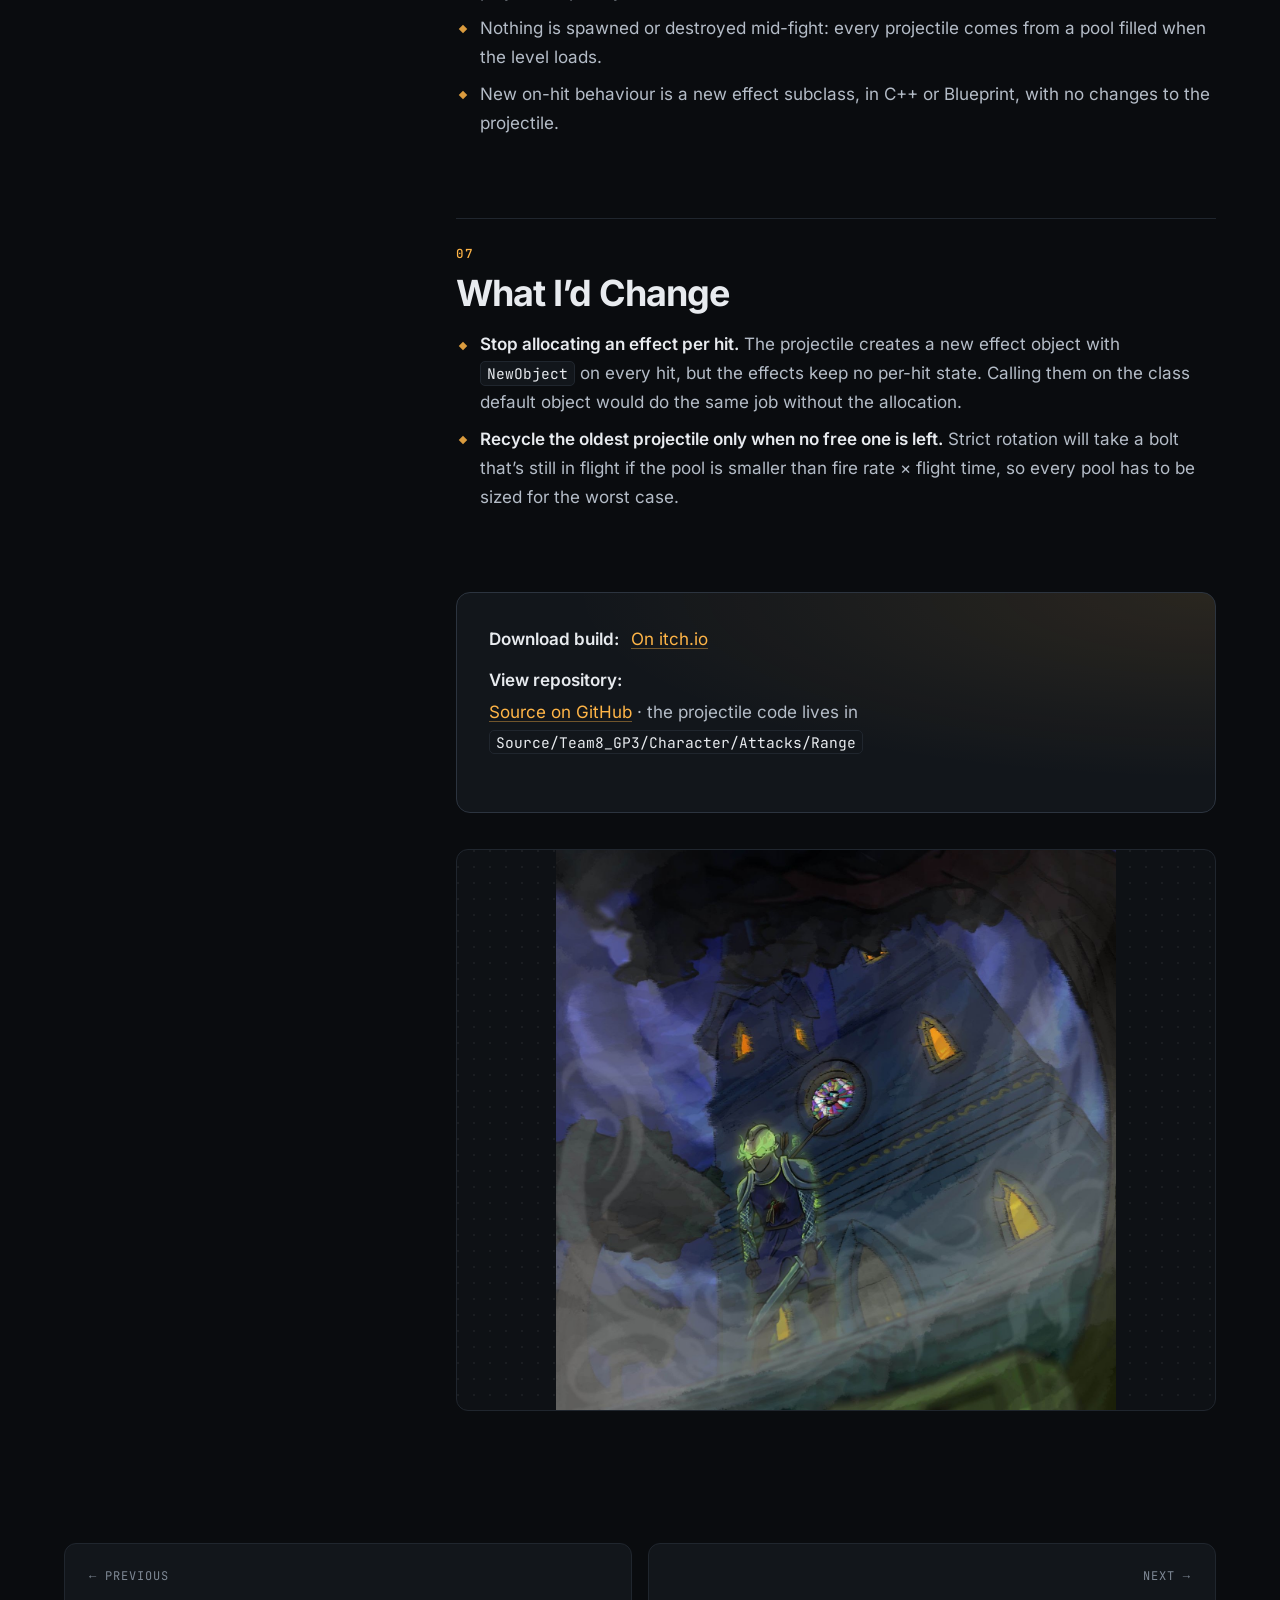
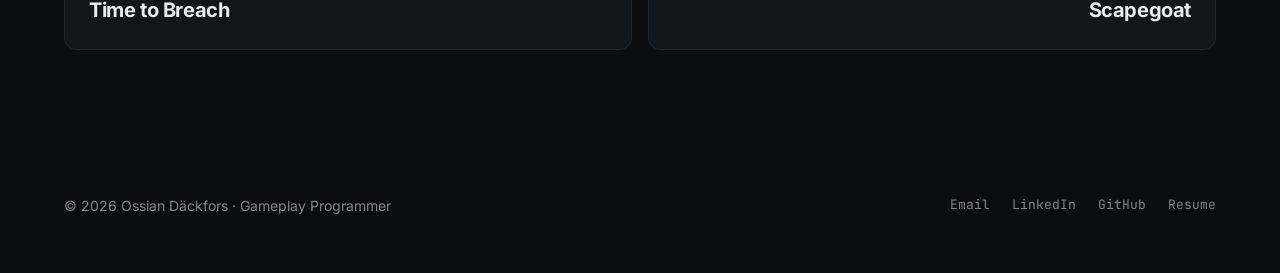
<file: thrall/index.html>
<!doctype html>
<html lang="en">
<head>
  <meta charset="utf-8">
  <meta name="viewport" content="width=device-width, initial-scale=1">
  <title>Thrall — Ossian Däckfors</title>
  <meta name="description" content="Thrall: a first-person action game built on possession. A data-driven projectile system in Unreal C++: one launcher for player and AI, pooled projectiles with penetration and delayed gravity, and swappable hit effects.">
  <link rel="canonical" href="https://ossiandackfors.com/thrall/">
  <meta name="theme-color" content="#0a0c0f">
  <meta property="og:type" content="article">
  <meta property="og:site_name" content="Ossian Däckfors">
  <meta property="og:title" content="Thrall — Projectile System">
  <meta property="og:description" content="A data-driven projectile system in Unreal C++: a launcher shared by player and AI, round-robin pooling, penetration, delayed gravity and swappable hit effects.">
  <meta property="og:url" content="https://ossiandackfors.com/thrall/">
  <meta property="og:image" content="https://ossiandackfors.com/assets/img/thrall/og.jpg">
  <meta name="twitter:card" content="summary_large_image">
  <link rel="icon" href="../assets/img/favicon.svg" type="image/svg+xml">
  <link rel="preload" href="../assets/fonts/inter-latin.woff2" as="font" type="font/woff2" crossorigin>
  <link rel="stylesheet" href="../assets/css/site.css">
  <script src="../assets/js/site.js" defer></script>
</head>
<body>
  <a class="skip-link" href="#main">Skip to content</a>

  <header class="site-header">
    <div class="container">
      <a class="brand" href="../" aria-label="Ossian Däckfors, home"><span class="brand__mark">OD</span><span class="brand__name">Ossian Däckfors</span></a>
      <button class="nav-toggle" type="button" aria-expanded="false" aria-controls="site-nav" aria-label="Menu"><svg viewBox="0 0 24 24" fill="none" stroke="currentColor" stroke-width="2" stroke-linecap="round" aria-hidden="true"><path d="M4 7h16M4 12h16M4 17h16"/></svg></button>
      <nav class="nav" id="site-nav" aria-label="Primary">
        <a href="../#projects">Projects</a>
        <a href="../#about">About</a>
        <a href="../#contact">Contact</a>
        <a href="https://github.com/Ossdac" target="_blank" rel="me noopener">GitHub</a>
        <a class="nav__resume" href="../assets/Ossian_Dackfors_Resume.pdf" target="_blank" rel="noopener">Resume</a>
      </nav>
    </div>
  </header>

  <main id="main">
    <section class="project-hero">
      <div class="container">
        <a class="back-link" href="../#projects"><svg viewBox="0 0 24 24" fill="none" stroke="currentColor" stroke-width="2" stroke-linecap="round" stroke-linejoin="round" aria-hidden="true"><path d="M19 12H5M12 19l-7-7 7-7"/></svg>All projects</a>
        <div class="project-hero__grid">
          <div>
            <span class="eyebrow">Project 03 · Unreal · C++</span>
            <h1>Thrall</h1>
            <p class="project-hero__role">Role: Projectile System</p>
            <p class="project-hero__lede">Thrall is a first-person action game built on possession. You start as a ghost and can take over any enemy, gaining its attacks, made stronger by your presence. If your host dies, you die with it, so fights are about jumping to a new body in time. I built the projectile system: how projectiles are loaded, fired, fly, hit and get reused, for the player and the AI alike.</p>
            <div class="btn-row">
              <a class="btn btn--primary" href="https://futuregames.itch.io/thrall" target="_blank" rel="noopener">
                <svg viewBox="0 0 24 24" fill="none" stroke="currentColor" stroke-width="2" stroke-linecap="round" stroke-linejoin="round" aria-hidden="true"><path d="M6 11h4M8 9v4M15 12h.01M18 10h.01"/><path d="M17.32 5H6.68a4 4 0 0 0-3.98 3.59l-.9 7.64A2.5 2.5 0 0 0 4.27 19c.84 0 1.6-.47 1.98-1.21L7.5 15h9l1.25 2.79A2.24 2.24 0 0 0 19.73 19a2.5 2.5 0 0 0 2.47-2.77l-.9-7.64A4 4 0 0 0 17.32 5z"/></svg>Play on itch.io</a>
              <a class="btn" href="https://github.com/Ossdac/Thrall" target="_blank" rel="noopener">
                <svg viewBox="0 0 24 24" fill="currentColor" aria-hidden="true"><path d="M12 .5a11.5 11.5 0 0 0-3.64 22.41c.58.1.79-.25.79-.56v-2c-3.2.7-3.87-1.37-3.87-1.37-.53-1.33-1.28-1.69-1.28-1.69-1.05-.72.08-.7.08-.7 1.16.08 1.77 1.19 1.77 1.19 1.03 1.77 2.7 1.26 3.36.96.1-.75.4-1.26.73-1.55-2.56-.29-5.24-1.28-5.24-5.69 0-1.26.45-2.28 1.19-3.09-.12-.29-.52-1.46.11-3.05 0 0 .97-.31 3.17 1.18a11 11 0 0 1 5.77 0c2.2-1.49 3.17-1.18 3.17-1.18.63 1.59.23 2.76.11 3.05.74.81 1.19 1.83 1.19 3.09 0 4.42-2.69 5.39-5.25 5.68.41.36.78 1.06.78 2.14v3.17c0 .31.21.67.8.56A11.5 11.5 0 0 0 12 .5z"/></svg>Source on GitHub</a>
            </div>
          </div>
          <div class="project-hero__media">
            <div class="video" data-yt="cQyiZSHRfBM" data-title="Thrall gameplay video">
              <button type="button" aria-label="Play the Thrall gameplay video (loads YouTube)">
                <img src="../assets/img/thrall/closing.jpg" alt="" width="1600" height="883">
                <span class="video__play"><svg viewBox="0 0 24 24" fill="currentColor" aria-hidden="true"><path d="M8 5v14l11-7z"/></svg></span>
                <span class="video__note">Gameplay video · plays from YouTube</span>
              </button>
              <noscript><a class="btn" href="https://www.youtube.com/watch?v=cQyiZSHRfBM" style="position:absolute;left:16px;bottom:16px">Watch on YouTube</a></noscript>
            </div>
          </div>
        </div>
      </div>
    </section>

    <section class="spec-wrap" aria-labelledby="overview-title">
      <h2 class="sr-only" id="overview-title">Project Overview</h2>
      <div class="container">
        <dl class="spec">
          <div><dt>Project Type</dt><dd>First-person action</dd></div>
          <div><dt>Role</dt><dd>Projectile System</dd></div>
          <div><dt>Team Size</dt><dd>13 people</dd></div>
          <div><dt>Duration</dt><dd>7 weeks</dd></div>
          <div><dt>Engine</dt><dd>Unreal Engine 5</dd></div>
          <div><dt>Language</dt><dd>C++</dd></div>
        </dl>
      </div>
    </section>

    <div class="container project-layout">
      <nav class="toc" aria-label="On this page"><p class="toc__title">On this page</p></nav>

      <article class="prose">
        <h2>Problem &amp; Goal</h2>
        <p>The game needed lots of projectile variations, with different speeds, arcs, piercing and impacts, for both the AI and the player. Possession adds a twist: when the player takes over an enemy, that enemy’s weapon has to keep working under player control, and hit harder.</p>
        <p>The goal was to write the core once in C++ and let designers make every variation in Blueprint:</p>
        <ul>
          <li>Create new projectile types without new code.</li>
          <li>Tune speed, arc and piercing live in the editor.</li>
          <li>Swap what happens on impact.</li>
          <li>Keep lots of projectiles in the world without spawning anything mid-fight.</li>
        </ul>

        <h2>Architecture</h2>
        <p class="lead">Four pieces, each with one job. The launcher decides when to fire and where to aim, the pool decides which actor gets reused, the projectile decides how it flies and what it hits, and the effect decides what a hit does.</p>
        <ol class="flow" aria-label="Projectile pipeline">
          <li><span class="flow__k">Launcher</span><span class="flow__v">Reload timing, aim, player or AI</span></li>
          <li><span class="flow__k">Pool</span><span class="flow__v">Hands out the next projectile</span></li>
          <li><span class="flow__k">Projectile</span><span class="flow__v">Flight, gravity, penetration</span></li>
          <li><span class="flow__k">Effect</span><span class="flow__v">Damage and status on hit</span></li>
        </ol>
        <dl class="defs">
          <div><dt>USCR_ProjectileLauncherComponent</dt><dd>An attack component any character can carry. It holds two projectile classes: the AI version, and the stronger version used while the player possesses that character.</dd></div>
          <div><dt>ASCR_Projectile</dt><dd>Movement and collision through <code>UProjectileMovementComponent</code>, plus delayed gravity, penetration, an optional lifetime and a Niagara trail.</dd></div>
          <div><dt>USCR_ProjectileEffectBase</dt><dd>An abstract object with one <code>ApplyEffect</code> event. <code>DirectHitEffect</code> damages what was hit; <code>AreaEffect</code> damages everything in a radius. Both can also apply a status effect.</dd></div>
          <div><dt>ASCR_ObjectPool</dt><dd>Spawns one projectile class when the level starts and hands its projectiles out in round-robin order.</dd></div>
        </dl>
        <p class="takeaway">A new projectile is a new Blueprint and a choice of effect class.<br>No C++ changes.</p>

        <figure class="fig fig--wide">
          <div class="fig__frame"><img src="../assets/img/thrall/crossbow-archer.jpg" alt="First-person view of a crossbow aiming at an archer who is reloading" width="1600" height="862" loading="lazy"></div>
          <figcaption>Aiming at an archer while it reloads.</figcaption>
        </figure>

        <h2>How a Shot Works</h2>
        <h3>Loading and firing</h3>
        <p>After each shot the launcher waits out its reload time, then takes the next projectile from the pool and attaches it to the weapon’s spawn point with collision off. That loaded bolt is the one you see on the crossbow.</p>
        <p>On fire, it detaches the projectile, turns collision and movement on and works out the aim: the spawn point’s forward vector for the player, a line straight to the player for the AI. Then it hands over to the projectile:</p>
        <figure class="code" data-lang="C++" data-name="ASCR_Projectile::LaunchProjectile">
<pre><code>void ASCR_Projectile::LaunchProjectile(FVector AimVector)
{
    if (ProjectileMovement)
    {
        // Reset any existing movement
        ProjectileMovement-&gt;StopMovementImmediately();
        ProjectileMovement-&gt;Velocity = FVector::ZeroVector;

        // Set initial velocity
        ProjectileMovement-&gt;Velocity = AimVector * InitialSpeed;
        ProjectileMovement-&gt;UpdateComponentVelocity();
    }

    // Reset any existing timers
    GetWorldTimerManager().ClearTimer(GravityTimerHandle);
    GetWorld()-&gt;GetTimerManager().ClearTimer(LifetimeTimerHandle);

    // Set up new timers
    if (InitialGravityDelay &gt; 0.f)
    {
        GetWorldTimerManager().SetTimer(GravityTimerHandle, this,
                                        &amp;ASCR_Projectile::EnableGravity,
                                        InitialGravityDelay, false);
    }
    else
    {
        // If no delay, enable gravity immediately
        ProjectileMovement-&gt;ProjectileGravityScale = CustomGravityScale;
    }

    if (bIsTimedProjectile)
    {
        GetWorld()-&gt;GetTimerManager().SetTimer(LifetimeTimerHandle, this,
                                               &amp;ASCR_Projectile::DestroyDueToTimeout,
                                               ProjectileLifetime, false);
    }

    ActivateTrailEffect();
}</code></pre>
          <figcaption>From SCR_Projectile.cpp, with an on-screen debug message removed.</figcaption>
        </figure>

        <h3>Flight</h3>
        <p>Velocity is the aim direction times <code>InitialSpeed</code>. Gravity stays off for <code>InitialGravityDelay</code> seconds and then switches to <code>CustomGravityScale</code>, so bolts fly flat and accurate up close and drop at range. Timed projectiles expire after a set lifetime and can fire their effect when they do, which suits grenade-like projectiles.</p>

        <h3>Hits and penetration</h3>
        <p>Projectiles use overlaps instead of blocking hits, so they can pass through enemies. Each hit costs <code>PenetrationSpeedLoss</code> of speed. A projectile stops when it drops below <code>MinPenetrationSpeed</code> or reaches <code>MaxPenetration</code> hits, and the first pierce can switch gravity on, so a bolt that went through someone starts to drop. A stopped projectile attaches to whatever it hit and stays there. If that actor is destroyed, the projectile goes back to the pool.</p>
        <figure class="code" data-lang="C++" data-name="ASCR_Projectile::OnOverlapBegin">
<pre><code>void ASCR_Projectile::OnOverlapBegin(
    UPrimitiveComponent* OverlappedComponent, AActor* OtherActor,
    UPrimitiveComponent* OtherComp, int32 OtherBodyIndex, bool bFromSweep,
    const FHitResult&amp; SweepResult)
{
    if (!OtherActor || OtherActor == this || !OtherComp) return;

    if (USCR_Possession_Component* U_P_C =
            OtherActor-&gt;FindComponentByClass&lt;USCR_Possession_Component&gt;())
    {
        bool bIsPlayer = U_P_C-&gt;bIsPlayer;
        if ((bIsPlayer &amp;&amp; bIgnorePlayer) || (!bIsPlayer &amp;&amp; bIgnoreEnemy))
        {
            return; // Ignore this actor
        }
    }

    float ProjectileSpeed = ProjectileMovement-&gt;Velocity.Size();
    if (ProjectileSpeed &lt;= MinPenetrationSpeed)
    {
        SetPhysicsEnabled(false);
        return;
    }

    StuckToActor = OtherActor;
    StuckToComponent = OtherComp;

    if (CurrentPenetrationCount &lt;= MaxPenetration)
    {
        if (AutoGravityOnPenetration &amp;&amp; CurrentPenetrationCount == 0)
        {
            EnableGravity();
        }
        CurrentPenetrationCount++;
        float NewSpeed = ProjectileSpeed - PenetrationSpeedLoss;
        if (NewSpeed &lt;= MinPenetrationSpeed)
        {
            EndOfProjectile();
        }
        else
        {
            ProjectileMovement-&gt;Velocity =
                ProjectileMovement-&gt;Velocity.GetSafeNormal() * NewSpeed;
        }
    }
    if (CurrentPenetrationCount &gt;= MaxPenetration)
    {
        EndOfProjectile();
    }

    if (ProjectileEffectClass)
    {
        USCR_ProjectileEffectBase* Effect =
            NewObject&lt;USCR_ProjectileEffectBase&gt;(this, ProjectileEffectClass);
        if (Effect)
        {
            Effect-&gt;ApplyEffect(OtherActor, SweepResult, GetInstigator());
        }
    }
}</code></pre>
          <figcaption>The hit handler, from SCR_Projectile.cpp with on-screen debug messages removed.</figcaption>
        </figure>

        <h3>Effects</h3>
        <p>On every hit the projectile creates its <code>ProjectileEffectClass</code> and calls <code>ApplyEffect</code>. That’s a BlueprintNativeEvent, so an effect can be written in C++ or in Blueprint. <code>DirectHitEffect</code> damages the actor that was hit. <code>AreaEffect</code> sweeps a sphere and scales damage with distance (no falloff, linear or exponential), with its own damage value for the actor actually hit. Each effect has flags for whether it can damage the player and enemies, and either one can apply a status effect. The area effect was built but cut from the final game for scope.</p>

        <h3>Possession</h3>
        <p>Every launcher holds two projectile classes, one for the AI and one for when the player possesses that character. When possession changes, the launcher sends its loaded projectile back to the pool and loads one from the other pool. The player’s version of an enemy weapon can be faster or hit harder with no special cases in the projectile code.</p>

        <h2>Pooling</h2>
        <p>Each projectile class has a pool actor that spawns its projectiles when the level starts and registers itself with the game mode. Launchers find their pools by projectile class, so a new projectile type needs no extra wiring.</p>
        <p>The pool hands projectiles out in strict rotation instead of searching for a free one. A bolt stuck in a wall stays there until its turn comes round again, so a fight leaves the arena littered with spent bolts, and the cost stays flat: nothing is spawned or destroyed in combat. A pool only grows if it’s empty.</p>
        <figure class="code" data-lang="C++" data-name="ASCR_ObjectPool::GetPooledActorRoundRobin">
<pre><code>AActor* ASCR_ObjectPool::GetPooledActorRoundRobin()
{
    // Double-check empty pool
    if (PooledActors.Num() == 0)
    {
        TopUpPool();
        if (PooledActors.Num() == 0)
        {
            UE_LOG(LogTemp, Error, TEXT("Failed to create any pooled actors!"));
            return nullptr;
        }
    }

    CurrentPoolIndex %= PooledActors.Num();

    // Get component
    USCR_ActivatableComponent* Comp = PooledActors[CurrentPoolIndex++];

    if (!Comp)
    {
        UE_LOG(LogTemp, Warning, TEXT("Null component in pool!"));
        return nullptr;
    }

    Comp-&gt;Enable();

    return Comp-&gt;GetOwner();
}</code></pre>
          <figcaption>The next projectile in the rotation is reused whether or not it’s still out in the world.</figcaption>
        </figure>

        <h2>Designer Workflow</h2>
        <p>Designers build and tune projectiles entirely in Blueprint:</p>
        <ol>
          <li>Create a Blueprint from <code>ASCR_Projectile</code>, or duplicate an existing one.</li>
          <li>Set the speed, gravity delay and scale, penetration count and speed loss, and an optional lifetime.</li>
          <li>Assign the mesh and the trail VFX.</li>
          <li>Pick an effect class and set its damage, radius and falloff.</li>
          <li>Give a launcher the projectile class, in its AI slot, player slot or both, and make sure the level has a pool for it.</li>
        </ol>
        <p>Speed, arc and piercing can all be tuned in the editor with immediate feedback, which kept combat balancing in the designers’ hands.</p>
        <figure class="fig fig--pad">
          <div class="fig__frame"><img src="../assets/img/thrall/projectile-settings.png" alt="Unreal Details panel listing the projectile's exposed settings" width="535" height="568" loading="lazy"></div>
          <figcaption>The projectile’s settings in the Details panel.</figcaption>
        </figure>

        <h2>Results</h2>
        <ul>
          <li>Designers created and tuned projectile variants without asking for code changes, so combat iteration didn’t wait on programmers.</li>
          <li>Delayed gravity made bolts feel accurate up close while still arcing at range.</li>
          <li>The player and the AI fire through the same launcher, so possession needed no separate player weapon system.</li>
          <li>Nothing is spawned or destroyed mid-fight: every projectile comes from a pool filled when the level loads.</li>
          <li>New on-hit behaviour is a new effect subclass, in C++ or Blueprint, with no changes to the projectile.</li>
        </ul>

        <h2>What I’d Change</h2>
        <ul>
          <li><strong>Stop allocating an effect per hit.</strong> The projectile creates a new effect object with <code>NewObject</code> on every hit, but the effects keep no per-hit state. Calling them on the class default object would do the same job without the allocation.</li>
          <li><strong>Recycle the oldest projectile only when no free one is left.</strong> Strict rotation will take a bolt that’s still in flight if the pool is smaller than fire rate × flight time, so every pool has to be sized for the worst case.</li>
        </ul>

        <aside class="project-cta" aria-label="Project links">
          <dl>
            <div><dt>Download build:</dt><dd><a href="https://futuregames.itch.io/thrall" target="_blank" rel="noopener">On itch.io</a></dd></div>
            <div><dt>View repository:</dt><dd><a href="https://github.com/Ossdac/Thrall" target="_blank" rel="noopener">Source on GitHub</a> · the projectile code lives in <code>Source/Team8_GP3/Character/Attacks/Range</code></dd></div>
          </dl>
        </aside>

        <figure class="fig">
          <div class="fig__frame"><img src="../assets/img/thrall/card.jpg" alt="Thrall key art: a possessed knight glowing green in front of a church at night" width="1448" height="1448" loading="lazy"></div>
        </figure>
      </article>
    </div>

    <nav class="container pager" aria-label="More projects">
      <a href="../time-to-breach/"><span>← Previous</span><strong>Time to Breach</strong></a>
      <a class="pager__next" href="../scapegoat/"><span>Next →</span><strong>Scapegoat</strong></a>
    </nav>
  </main>

  <footer class="site-footer">
    <div class="container">
      <p>© <span data-year>2026</span> Ossian Däckfors · Gameplay Programmer</p>
      <nav aria-label="Footer">
        <a href="mailto:ossian.dackfors@gmail.com">Email</a>
        <a href="https://www.linkedin.com/in/ossian-d%C3%A4ckfors-481280120" target="_blank" rel="me noopener">LinkedIn</a>
        <a href="https://github.com/Ossdac" target="_blank" rel="me noopener">GitHub</a>
        <a href="../assets/Ossian_Dackfors_Resume.pdf" target="_blank" rel="noopener">Resume</a>
      </nav>
    </div>
  </footer>
</body>
</html>
</file>
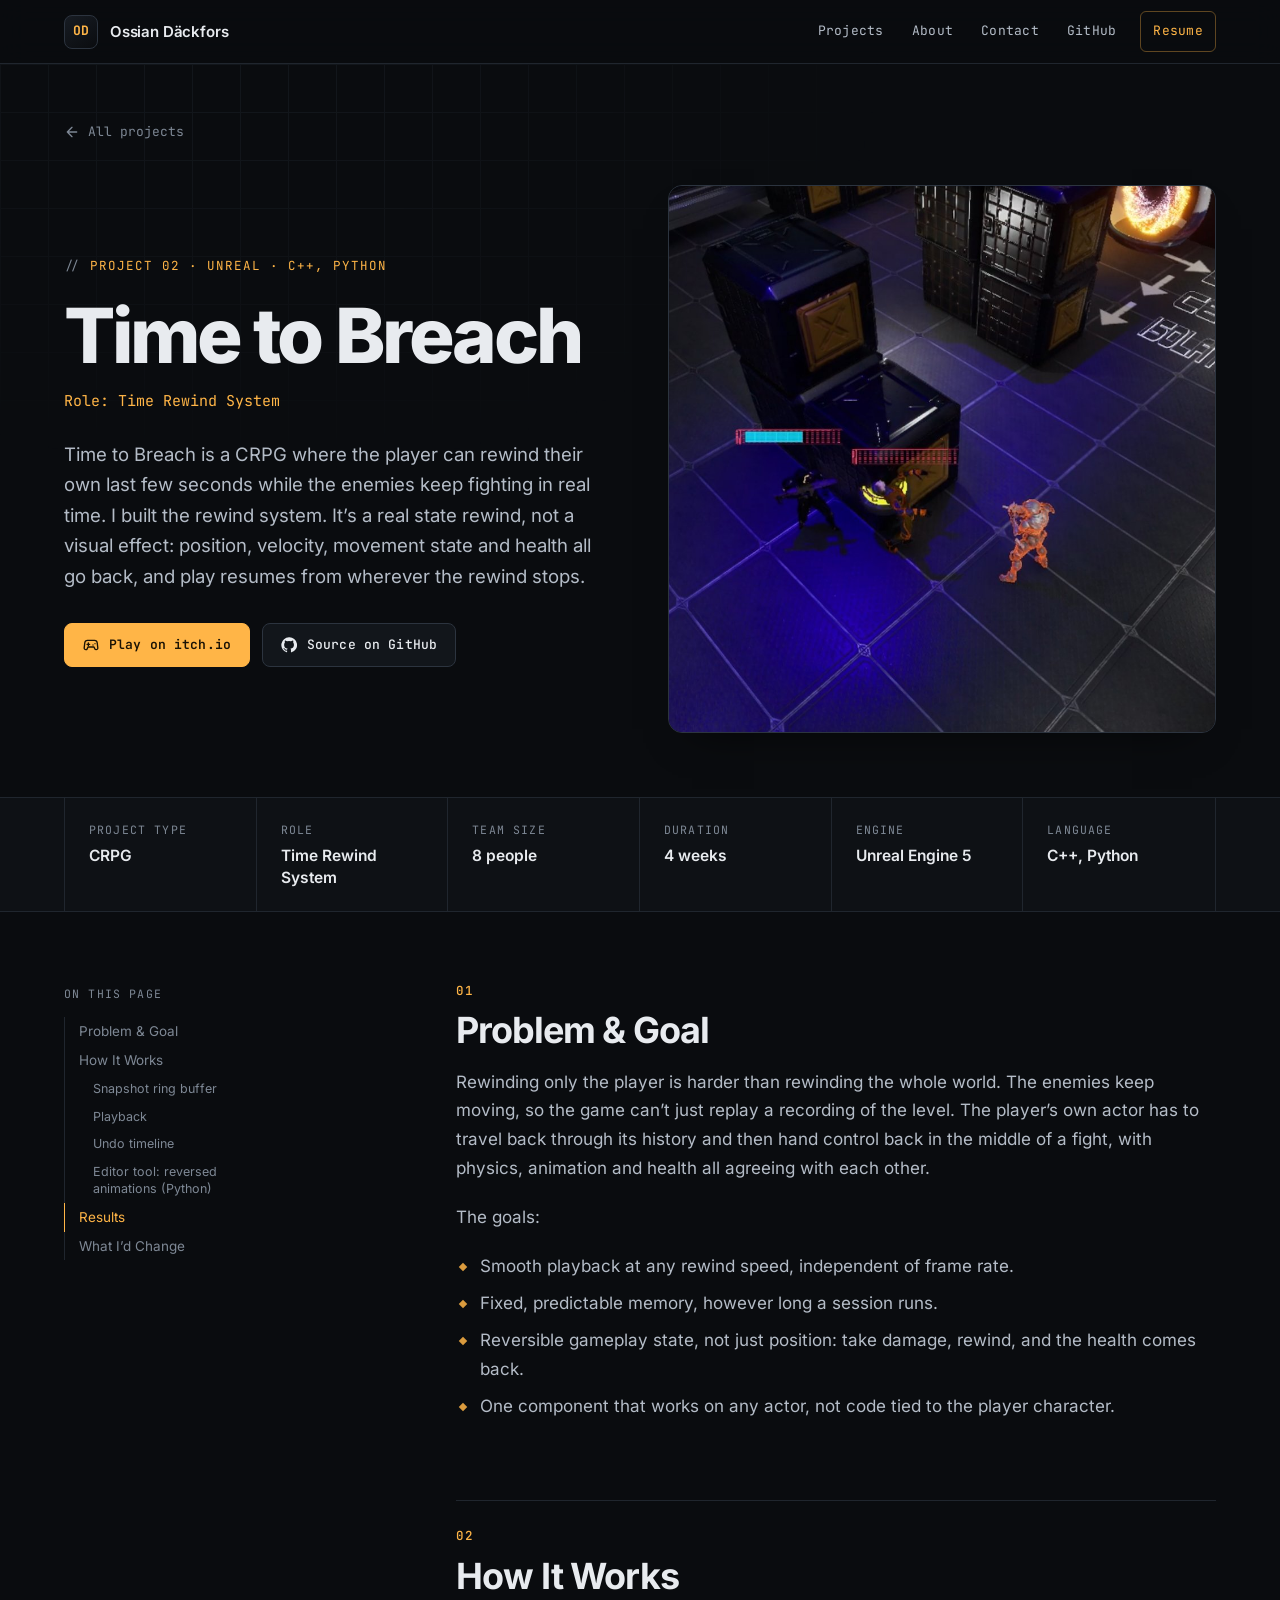
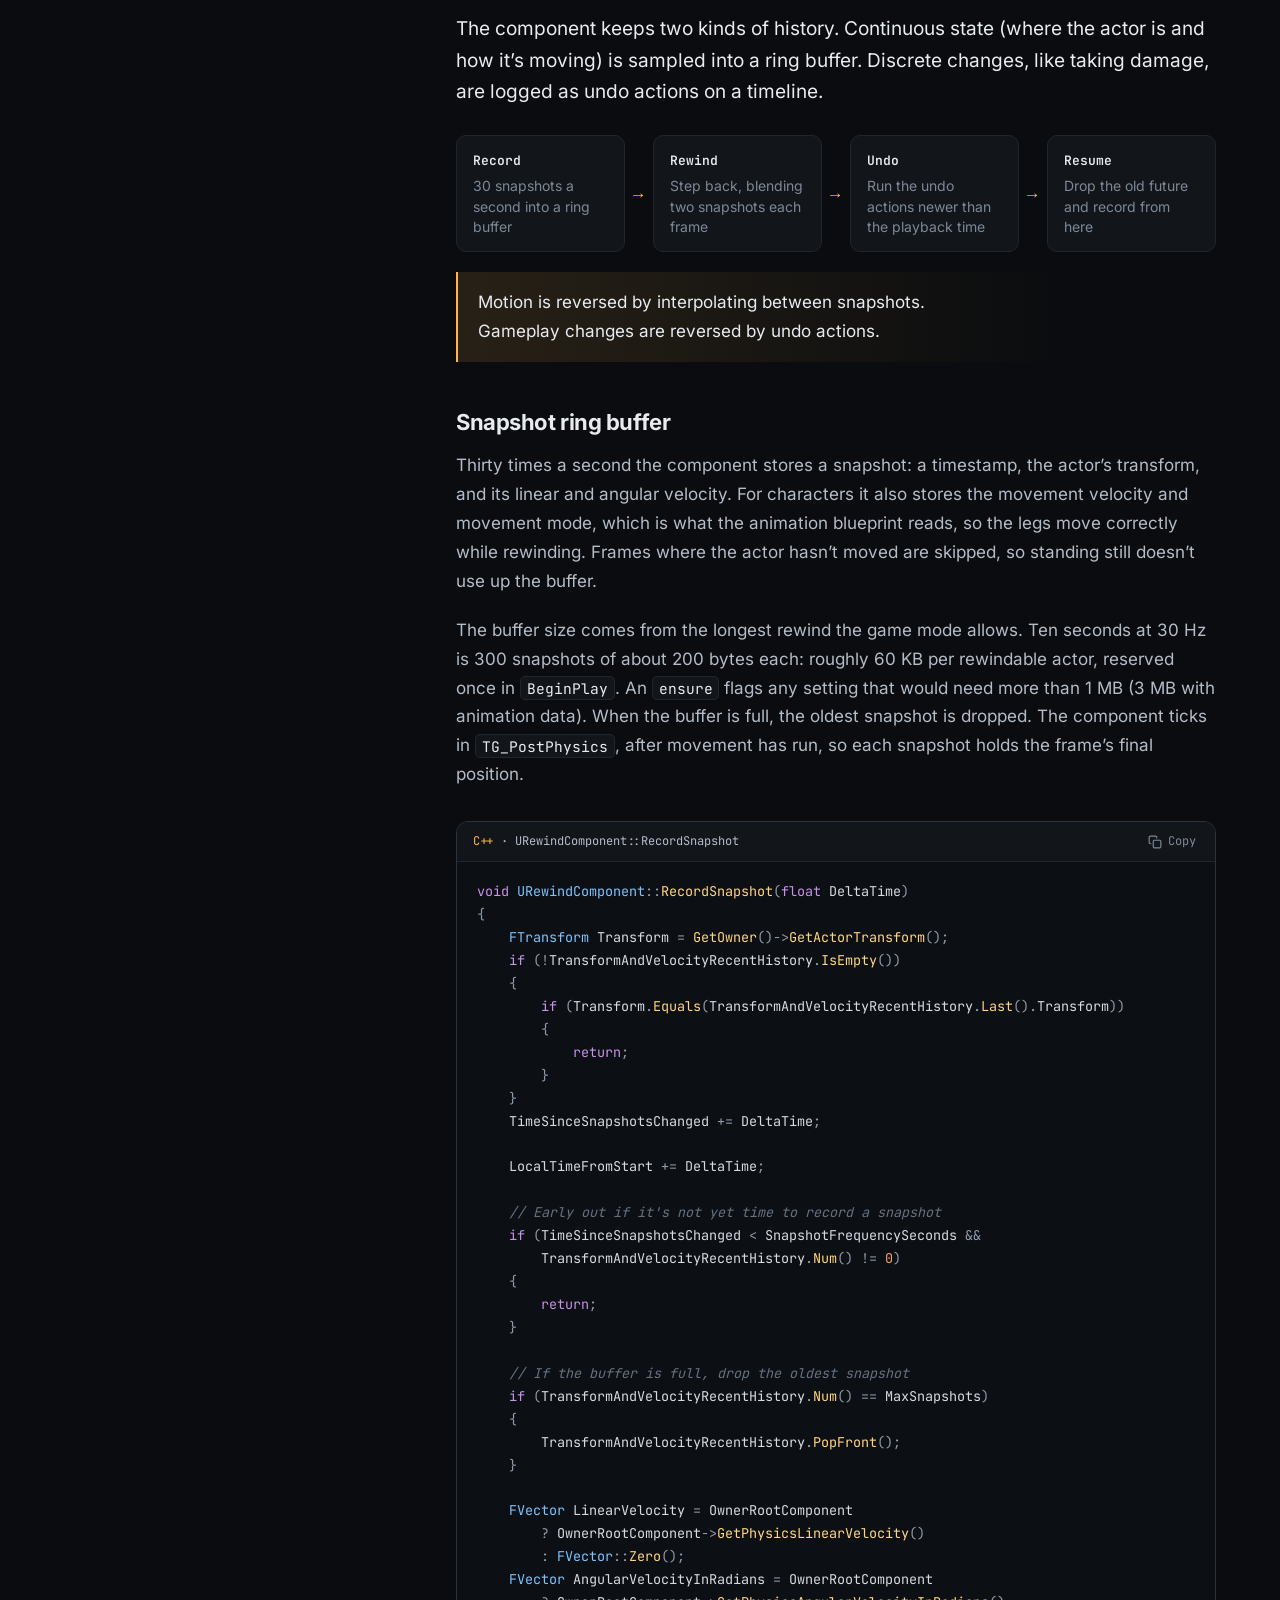
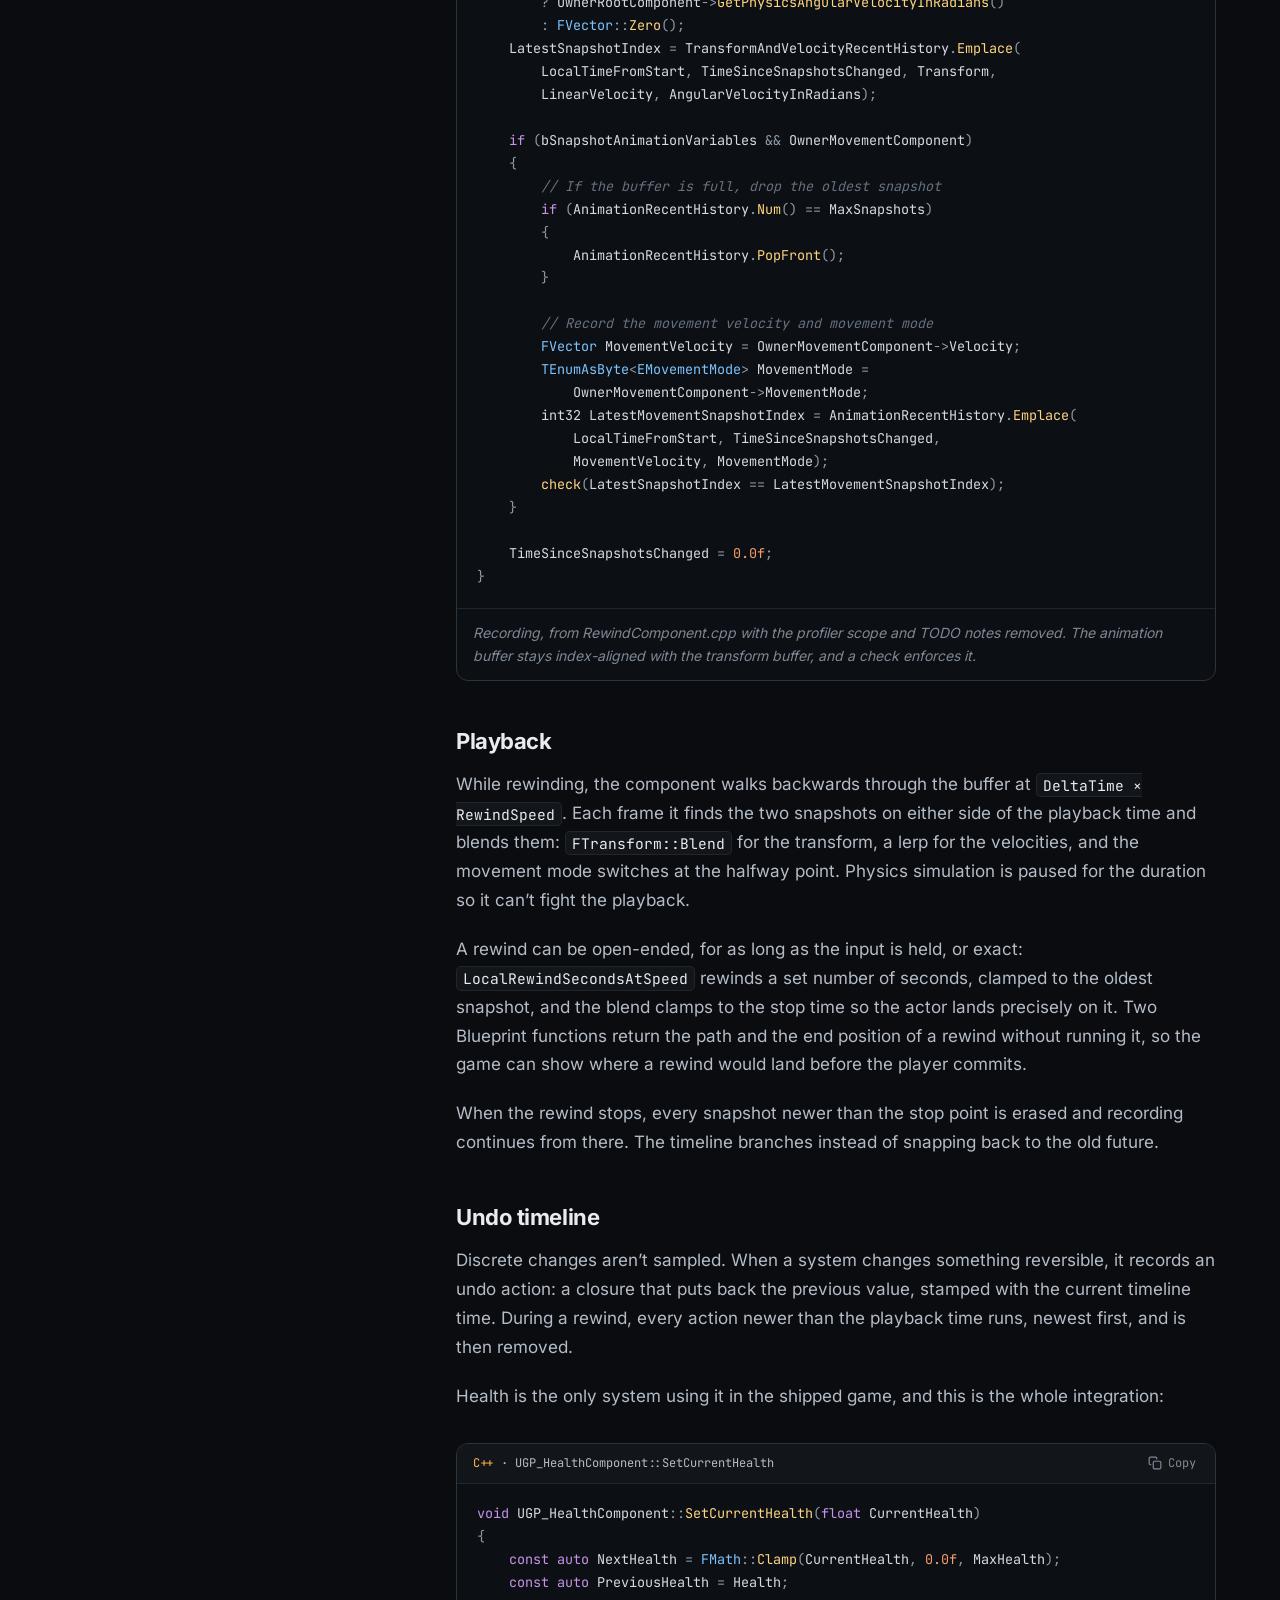
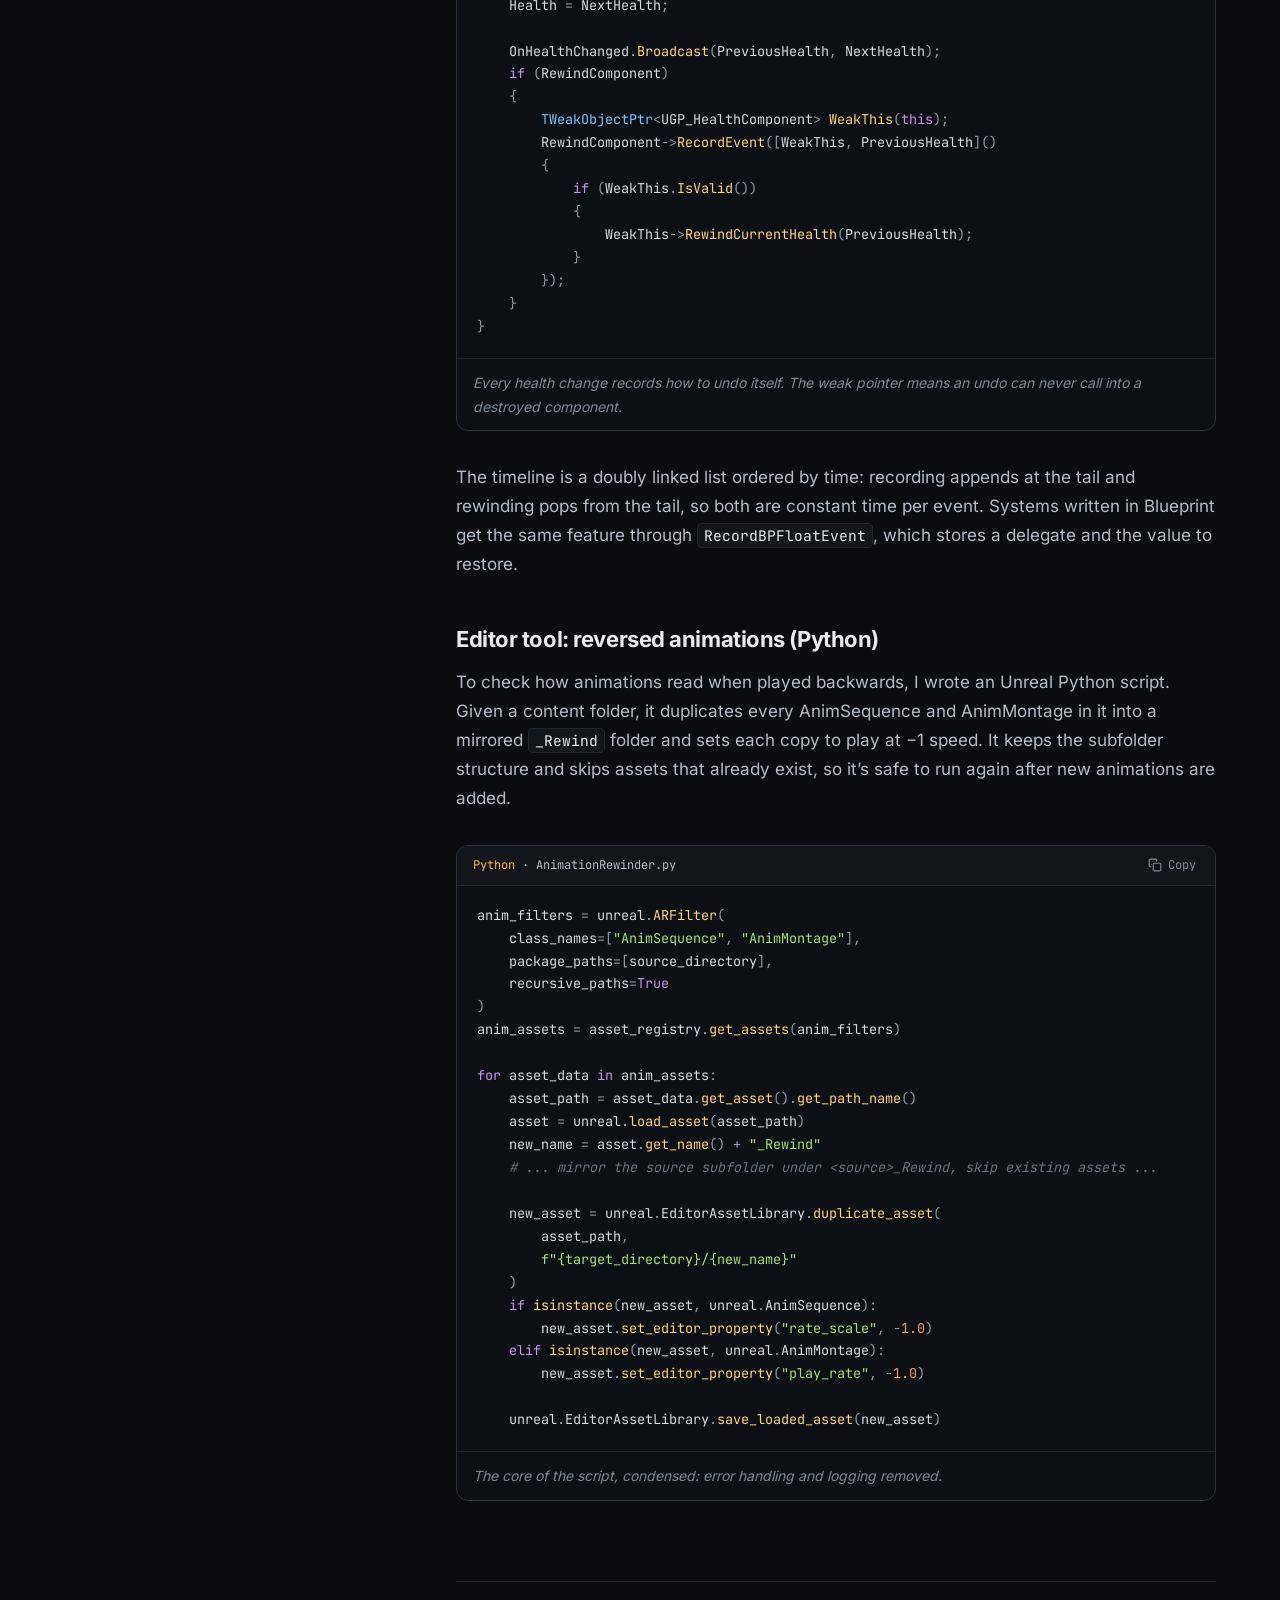
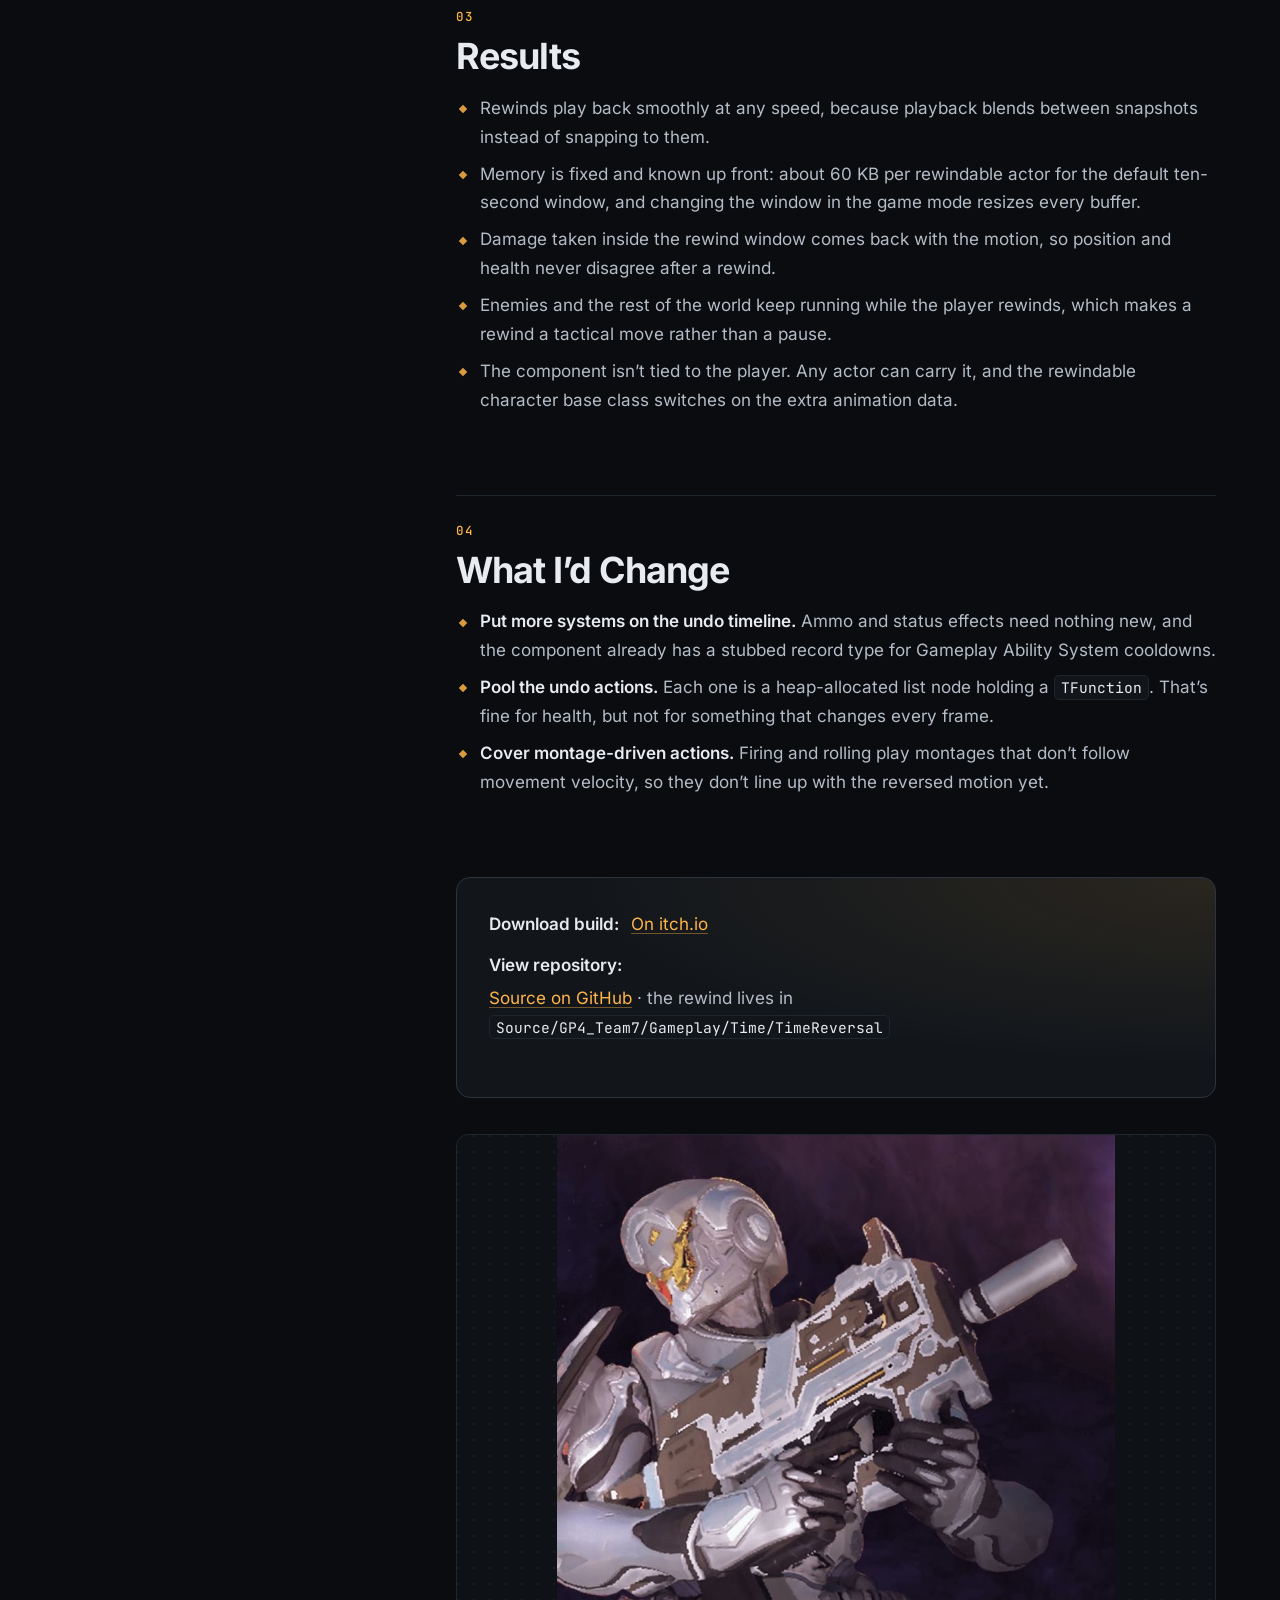
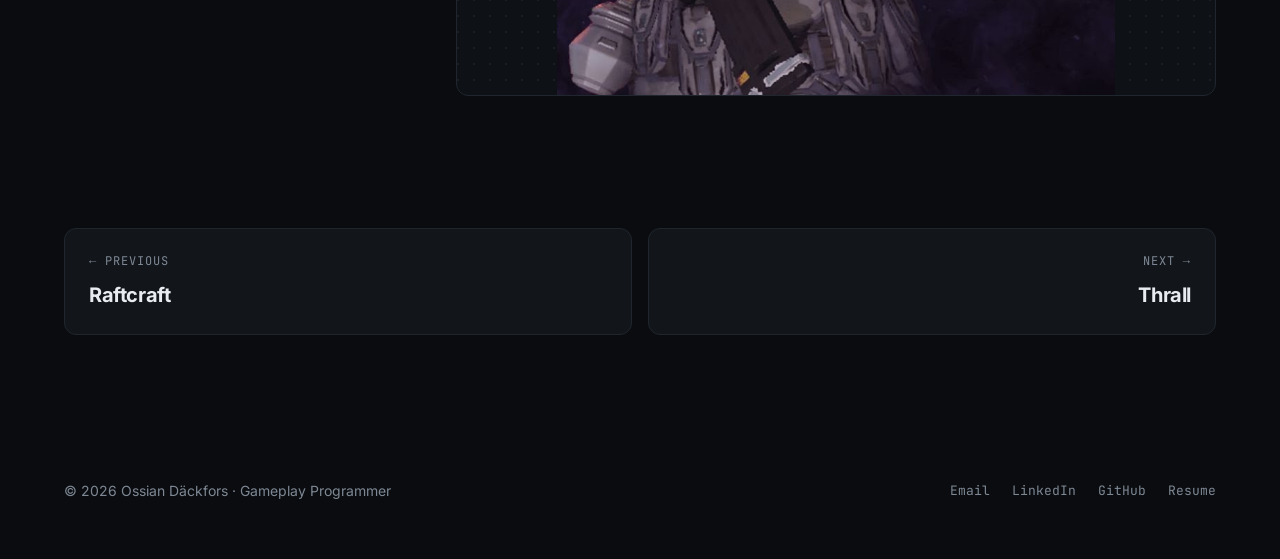
<file: time-to-breach/index.html>
<!doctype html>
<html lang="en">
<head>
  <meta charset="utf-8">
  <meta name="viewport" content="width=device-width, initial-scale=1">
  <title>Time to Breach — Ossian Däckfors</title>
  <meta name="description" content="Time to Breach: a CRPG where the player rewinds their own last seconds while enemies keep fighting. A rewind component in Unreal C++ with a snapshot ring buffer, interpolated playback and an undo timeline for gameplay events.">
  <link rel="canonical" href="https://ossiandackfors.com/time-to-breach/">
  <meta name="theme-color" content="#0a0c0f">
  <meta property="og:type" content="article">
  <meta property="og:site_name" content="Ossian Däckfors">
  <meta property="og:title" content="Time to Breach — Time Rewind System">
  <meta property="og:description" content="A player-only rewind in Unreal C++: 30 Hz snapshots in a ring buffer, interpolated playback, and an undo timeline that gives back damage taken.">
  <meta property="og:url" content="https://ossiandackfors.com/time-to-breach/">
  <meta property="og:image" content="https://ossiandackfors.com/assets/img/time-to-breach/og.jpg">
  <meta name="twitter:card" content="summary_large_image">
  <link rel="icon" href="../assets/img/favicon.svg" type="image/svg+xml">
  <link rel="preload" href="../assets/fonts/inter-latin.woff2" as="font" type="font/woff2" crossorigin>
  <link rel="stylesheet" href="../assets/css/site.css">
  <script src="../assets/js/site.js" defer></script>
</head>
<body>
  <a class="skip-link" href="#main">Skip to content</a>

  <header class="site-header">
    <div class="container">
      <a class="brand" href="../" aria-label="Ossian Däckfors, home"><span class="brand__mark">OD</span><span class="brand__name">Ossian Däckfors</span></a>
      <button class="nav-toggle" type="button" aria-expanded="false" aria-controls="site-nav" aria-label="Menu"><svg viewBox="0 0 24 24" fill="none" stroke="currentColor" stroke-width="2" stroke-linecap="round" aria-hidden="true"><path d="M4 7h16M4 12h16M4 17h16"/></svg></button>
      <nav class="nav" id="site-nav" aria-label="Primary">
        <a href="../#projects">Projects</a>
        <a href="../#about">About</a>
        <a href="../#contact">Contact</a>
        <a href="https://github.com/Ossdac" target="_blank" rel="me noopener">GitHub</a>
        <a class="nav__resume" href="../assets/Ossian_Dackfors_Resume.pdf" target="_blank" rel="noopener">Resume</a>
      </nav>
    </div>
  </header>

  <main id="main">
    <section class="project-hero">
      <div class="container">
        <a class="back-link" href="../#projects"><svg viewBox="0 0 24 24" fill="none" stroke="currentColor" stroke-width="2" stroke-linecap="round" stroke-linejoin="round" aria-hidden="true"><path d="M19 12H5M12 19l-7-7 7-7"/></svg>All projects</a>
        <div class="project-hero__grid">
          <div>
            <span class="eyebrow">Project 02 · Unreal · C++, Python</span>
            <h1>Time to Breach</h1>
            <p class="project-hero__role">Role: Time Rewind System</p>
            <p class="project-hero__lede">Time to Breach is a CRPG where the player can rewind their own last few seconds while the enemies keep fighting in real time. I built the rewind system. It’s a real state rewind, not a visual effect: position, velocity, movement state and health all go back, and play resumes from wherever the rewind stops.</p>
            <div class="btn-row">
              <a class="btn btn--primary" href="https://futuregames.itch.io/time-to-breach" target="_blank" rel="noopener">
                <svg viewBox="0 0 24 24" fill="none" stroke="currentColor" stroke-width="2" stroke-linecap="round" stroke-linejoin="round" aria-hidden="true"><path d="M6 11h4M8 9v4M15 12h.01M18 10h.01"/><path d="M17.32 5H6.68a4 4 0 0 0-3.98 3.59l-.9 7.64A2.5 2.5 0 0 0 4.27 19c.84 0 1.6-.47 1.98-1.21L7.5 15h9l1.25 2.79A2.24 2.24 0 0 0 19.73 19a2.5 2.5 0 0 0 2.47-2.77l-.9-7.64A4 4 0 0 0 17.32 5z"/></svg>Play on itch.io</a>
              <a class="btn" href="https://github.com/Ossdac/TimeToBreach" target="_blank" rel="noopener">
                <svg viewBox="0 0 24 24" fill="currentColor" aria-hidden="true"><path d="M12 .5a11.5 11.5 0 0 0-3.64 22.41c.58.1.79-.25.79-.56v-2c-3.2.7-3.87-1.37-3.87-1.37-.53-1.33-1.28-1.69-1.28-1.69-1.05-.72.08-.7.08-.7 1.16.08 1.77 1.19 1.77 1.19 1.03 1.77 2.7 1.26 3.36.96.1-.75.4-1.26.73-1.55-2.56-.29-5.24-1.28-5.24-5.69 0-1.26.45-2.28 1.19-3.09-.12-.29-.52-1.46.11-3.05 0 0 .97-.31 3.17 1.18a11 11 0 0 1 5.77 0c2.2-1.49 3.17-1.18 3.17-1.18.63 1.59.23 2.76.11 3.05.74.81 1.19 1.83 1.19 3.09 0 4.42-2.69 5.39-5.25 5.68.41.36.78 1.06.78 2.14v3.17c0 .31.21.67.8.56A11.5 11.5 0 0 0 12 .5z"/></svg>Source on GitHub</a>
            </div>
          </div>
          <div class="project-hero__media">
            <img src="../assets/img/time-to-breach/card.jpg" alt="Time to Breach gameplay: a top-down fight between armoured soldiers among crates on a neon-lit floor" width="964" height="964">
          </div>
        </div>
      </div>
    </section>

    <section class="spec-wrap" aria-labelledby="overview-title">
      <h2 class="sr-only" id="overview-title">Project Overview</h2>
      <div class="container">
        <dl class="spec">
          <div><dt>Project Type</dt><dd>CRPG</dd></div>
          <div><dt>Role</dt><dd>Time Rewind System</dd></div>
          <div><dt>Team Size</dt><dd>8 people</dd></div>
          <div><dt>Duration</dt><dd>4 weeks</dd></div>
          <div><dt>Engine</dt><dd>Unreal Engine 5</dd></div>
          <div><dt>Language</dt><dd>C++, Python</dd></div>
        </dl>
      </div>
    </section>

    <div class="container project-layout">
      <nav class="toc" aria-label="On this page"><p class="toc__title">On this page</p></nav>

      <article class="prose">
        <h2>Problem &amp; Goal</h2>
        <p>Rewinding only the player is harder than rewinding the whole world. The enemies keep moving, so the game can’t just replay a recording of the level. The player’s own actor has to travel back through its history and then hand control back in the middle of a fight, with physics, animation and health all agreeing with each other.</p>
        <p>The goals:</p>
        <ul>
          <li>Smooth playback at any rewind speed, independent of frame rate.</li>
          <li>Fixed, predictable memory, however long a session runs.</li>
          <li>Reversible gameplay state, not just position: take damage, rewind, and the health comes back.</li>
          <li>One component that works on any actor, not code tied to the player character.</li>
        </ul>

        <h2>How It Works</h2>
        <p class="lead">The component keeps two kinds of history. Continuous state (where the actor is and how it’s moving) is sampled into a ring buffer. Discrete changes, like taking damage, are logged as undo actions on a timeline.</p>
        <ol class="flow" aria-label="Rewind pipeline">
          <li><span class="flow__k">Record</span><span class="flow__v">30 snapshots a second into a ring buffer</span></li>
          <li><span class="flow__k">Rewind</span><span class="flow__v">Step back, blending two snapshots each frame</span></li>
          <li><span class="flow__k">Undo</span><span class="flow__v">Run the undo actions newer than the playback time</span></li>
          <li><span class="flow__k">Resume</span><span class="flow__v">Drop the old future and record from here</span></li>
        </ol>
        <p class="takeaway">Motion is reversed by interpolating between snapshots.<br>Gameplay changes are reversed by undo actions.</p>

        <h3>Snapshot ring buffer</h3>
        <p>Thirty times a second the component stores a snapshot: a timestamp, the actor’s transform, and its linear and angular velocity. For characters it also stores the movement velocity and movement mode, which is what the animation blueprint reads, so the legs move correctly while rewinding. Frames where the actor hasn’t moved are skipped, so standing still doesn’t use up the buffer.</p>
        <p>The buffer size comes from the longest rewind the game mode allows. Ten seconds at 30&nbsp;Hz is 300 snapshots of about 200 bytes each: roughly 60&nbsp;KB per rewindable actor, reserved once in <code>BeginPlay</code>. An <code>ensure</code> flags any setting that would need more than 1&nbsp;MB (3&nbsp;MB with animation data). When the buffer is full, the oldest snapshot is dropped. The component ticks in <code>TG_PostPhysics</code>, after movement has run, so each snapshot holds the frame’s final position.</p>
        <figure class="code" data-lang="C++" data-name="URewindComponent::RecordSnapshot">
<pre><code>void URewindComponent::RecordSnapshot(float DeltaTime)
{
    FTransform Transform = GetOwner()-&gt;GetActorTransform();
    if (!TransformAndVelocityRecentHistory.IsEmpty())
    {
        if (Transform.Equals(TransformAndVelocityRecentHistory.Last().Transform))
        {
            return;
        }
    }
    TimeSinceSnapshotsChanged += DeltaTime;

    LocalTimeFromStart += DeltaTime;

    // Early out if it's not yet time to record a snapshot
    if (TimeSinceSnapshotsChanged &lt; SnapshotFrequencySeconds &amp;&amp;
        TransformAndVelocityRecentHistory.Num() != 0)
    {
        return;
    }

    // If the buffer is full, drop the oldest snapshot
    if (TransformAndVelocityRecentHistory.Num() == MaxSnapshots)
    {
        TransformAndVelocityRecentHistory.PopFront();
    }

    FVector LinearVelocity = OwnerRootComponent
        ? OwnerRootComponent-&gt;GetPhysicsLinearVelocity()
        : FVector::Zero();
    FVector AngularVelocityInRadians = OwnerRootComponent
        ? OwnerRootComponent-&gt;GetPhysicsAngularVelocityInRadians()
        : FVector::Zero();
    LatestSnapshotIndex = TransformAndVelocityRecentHistory.Emplace(
        LocalTimeFromStart, TimeSinceSnapshotsChanged, Transform,
        LinearVelocity, AngularVelocityInRadians);

    if (bSnapshotAnimationVariables &amp;&amp; OwnerMovementComponent)
    {
        // If the buffer is full, drop the oldest snapshot
        if (AnimationRecentHistory.Num() == MaxSnapshots)
        {
            AnimationRecentHistory.PopFront();
        }

        // Record the movement velocity and movement mode
        FVector MovementVelocity = OwnerMovementComponent-&gt;Velocity;
        TEnumAsByte&lt;EMovementMode&gt; MovementMode =
            OwnerMovementComponent-&gt;MovementMode;
        int32 LatestMovementSnapshotIndex = AnimationRecentHistory.Emplace(
            LocalTimeFromStart, TimeSinceSnapshotsChanged,
            MovementVelocity, MovementMode);
        check(LatestSnapshotIndex == LatestMovementSnapshotIndex);
    }

    TimeSinceSnapshotsChanged = 0.0f;
}</code></pre>
          <figcaption>Recording, from RewindComponent.cpp with the profiler scope and TODO notes removed. The animation buffer stays index-aligned with the transform buffer, and a check enforces it.</figcaption>
        </figure>

        <h3>Playback</h3>
        <p>While rewinding, the component walks backwards through the buffer at <code>DeltaTime × RewindSpeed</code>. Each frame it finds the two snapshots on either side of the playback time and blends them: <code>FTransform::Blend</code> for the transform, a lerp for the velocities, and the movement mode switches at the halfway point. Physics simulation is paused for the duration so it can’t fight the playback.</p>
        <p>A rewind can be open-ended, for as long as the input is held, or exact: <code>LocalRewindSecondsAtSpeed</code> rewinds a set number of seconds, clamped to the oldest snapshot, and the blend clamps to the stop time so the actor lands precisely on it. Two Blueprint functions return the path and the end position of a rewind without running it, so the game can show where a rewind would land before the player commits.</p>
        <p>When the rewind stops, every snapshot newer than the stop point is erased and recording continues from there. The timeline branches instead of snapping back to the old future.</p>

        <h3>Undo timeline</h3>
        <p>Discrete changes aren’t sampled. When a system changes something reversible, it records an undo action: a closure that puts back the previous value, stamped with the current timeline time. During a rewind, every action newer than the playback time runs, newest first, and is then removed.</p>
        <p>Health is the only system using it in the shipped game, and this is the whole integration:</p>
        <figure class="code" data-lang="C++" data-name="UGP_HealthComponent::SetCurrentHealth">
<pre><code>void UGP_HealthComponent::SetCurrentHealth(float CurrentHealth)
{
    const auto NextHealth = FMath::Clamp(CurrentHealth, 0.0f, MaxHealth);
    const auto PreviousHealth = Health;
    Health = NextHealth;

    OnHealthChanged.Broadcast(PreviousHealth, NextHealth);
    if (RewindComponent)
    {
        TWeakObjectPtr&lt;UGP_HealthComponent&gt; WeakThis(this);
        RewindComponent-&gt;RecordEvent([WeakThis, PreviousHealth]()
        {
            if (WeakThis.IsValid())
            {
                WeakThis-&gt;RewindCurrentHealth(PreviousHealth);
            }
        });
    }
}</code></pre>
          <figcaption>Every health change records how to undo itself. The weak pointer means an undo can never call into a destroyed component.</figcaption>
        </figure>
        <p>The timeline is a doubly linked list ordered by time: recording appends at the tail and rewinding pops from the tail, so both are constant time per event. Systems written in Blueprint get the same feature through <code>RecordBPFloatEvent</code>, which stores a delegate and the value to restore.</p>

        <h3>Editor tool: reversed animations (Python)</h3>
        <p>To check how animations read when played backwards, I wrote an Unreal Python script. Given a content folder, it duplicates every AnimSequence and AnimMontage in it into a mirrored <code>_Rewind</code> folder and sets each copy to play at −1 speed. It keeps the subfolder structure and skips assets that already exist, so it’s safe to run again after new animations are added.</p>
        <figure class="code" data-lang="Python" data-name="AnimationRewinder.py">
<pre><code>anim_filters = unreal.ARFilter(
    class_names=["AnimSequence", "AnimMontage"],
    package_paths=[source_directory],
    recursive_paths=True
)
anim_assets = asset_registry.get_assets(anim_filters)

for asset_data in anim_assets:
    asset_path = asset_data.get_asset().get_path_name()
    asset = unreal.load_asset(asset_path)
    new_name = asset.get_name() + "_Rewind"
    # ... mirror the source subfolder under &lt;source&gt;_Rewind, skip existing assets ...

    new_asset = unreal.EditorAssetLibrary.duplicate_asset(
        asset_path,
        f"{target_directory}/{new_name}"
    )
    if isinstance(new_asset, unreal.AnimSequence):
        new_asset.set_editor_property("rate_scale", -1.0)
    elif isinstance(new_asset, unreal.AnimMontage):
        new_asset.set_editor_property("play_rate", -1.0)

    unreal.EditorAssetLibrary.save_loaded_asset(new_asset)</code></pre>
          <figcaption>The core of the script, condensed: error handling and logging removed.</figcaption>
        </figure>

        <h2>Results</h2>
        <ul>
          <li>Rewinds play back smoothly at any speed, because playback blends between snapshots instead of snapping to them.</li>
          <li>Memory is fixed and known up front: about 60&nbsp;KB per rewindable actor for the default ten-second window, and changing the window in the game mode resizes every buffer.</li>
          <li>Damage taken inside the rewind window comes back with the motion, so position and health never disagree after a rewind.</li>
          <li>Enemies and the rest of the world keep running while the player rewinds, which makes a rewind a tactical move rather than a pause.</li>
          <li>The component isn’t tied to the player. Any actor can carry it, and the rewindable character base class switches on the extra animation data.</li>
        </ul>

        <h2>What I’d Change</h2>
        <ul>
          <li><strong>Put more systems on the undo timeline.</strong> Ammo and status effects need nothing new, and the component already has a stubbed record type for Gameplay Ability System cooldowns.</li>
          <li><strong>Pool the undo actions.</strong> Each one is a heap-allocated list node holding a <code>TFunction</code>. That’s fine for health, but not for something that changes every frame.</li>
          <li><strong>Cover montage-driven actions.</strong> Firing and rolling play montages that don’t follow movement velocity, so they don’t line up with the reversed motion yet.</li>
        </ul>

        <aside class="project-cta" aria-label="Project links">
          <dl>
            <div><dt>Download build:</dt><dd><a href="https://futuregames.itch.io/time-to-breach" target="_blank" rel="noopener">On itch.io</a></dd></div>
            <div><dt>View repository:</dt><dd><a href="https://github.com/Ossdac/TimeToBreach" target="_blank" rel="noopener">Source on GitHub</a> · the rewind lives in <code>Source/GP4_Team7/Gameplay/Time/TimeReversal</code></dd></div>
          </dl>
        </aside>

        <figure class="fig">
          <div class="fig__frame"><img src="../assets/img/time-to-breach/hero.jpg" alt="Time to Breach key art: an armoured soldier holding a rifle" width="803" height="807" loading="lazy"></div>
        </figure>
      </article>
    </div>

    <nav class="container pager" aria-label="More projects">
      <a href="../raftcraft/"><span>← Previous</span><strong>Raftcraft</strong></a>
      <a class="pager__next" href="../thrall/"><span>Next →</span><strong>Thrall</strong></a>
    </nav>
  </main>

  <footer class="site-footer">
    <div class="container">
      <p>© <span data-year>2026</span> Ossian Däckfors · Gameplay Programmer</p>
      <nav aria-label="Footer">
        <a href="mailto:ossian.dackfors@gmail.com">Email</a>
        <a href="https://www.linkedin.com/in/ossian-d%C3%A4ckfors-481280120" target="_blank" rel="me noopener">LinkedIn</a>
        <a href="https://github.com/Ossdac" target="_blank" rel="me noopener">GitHub</a>
        <a href="../assets/Ossian_Dackfors_Resume.pdf" target="_blank" rel="noopener">Resume</a>
      </nav>
    </div>
  </footer>
</body>
</html>
</file>
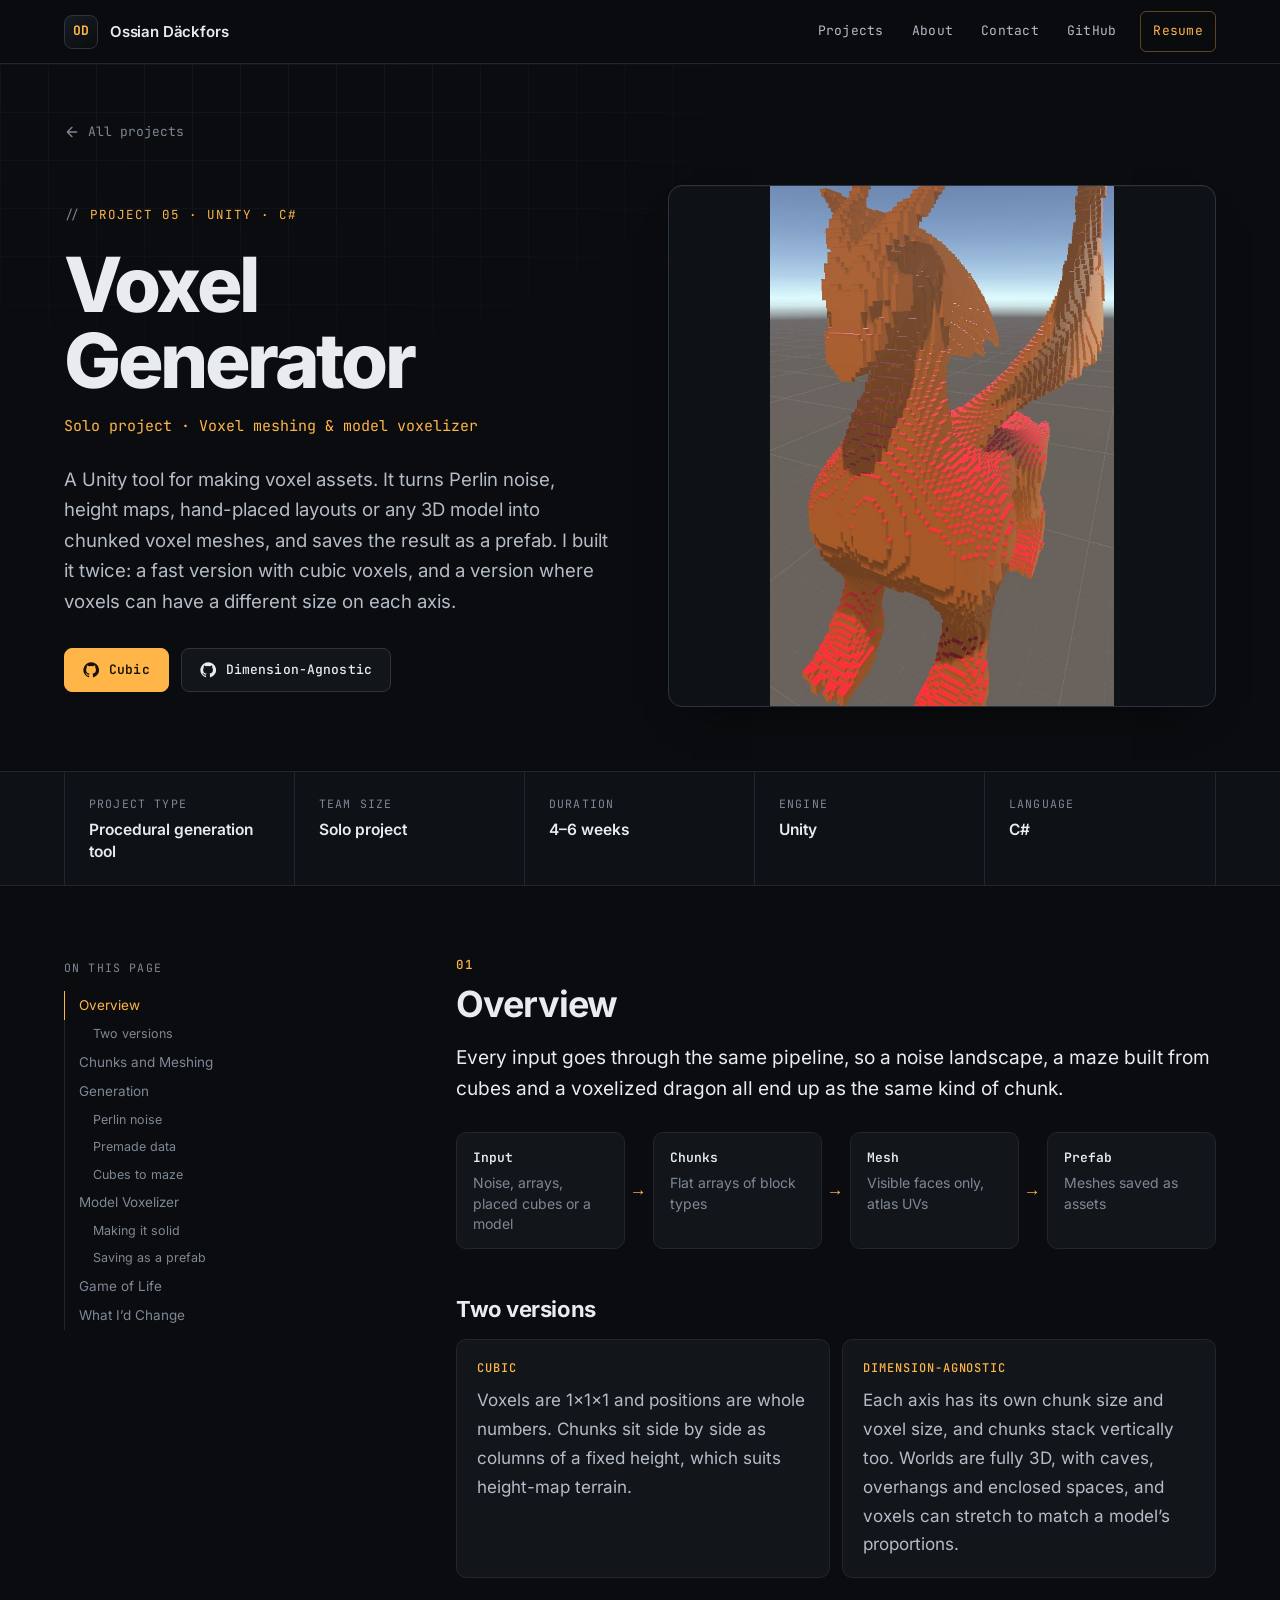
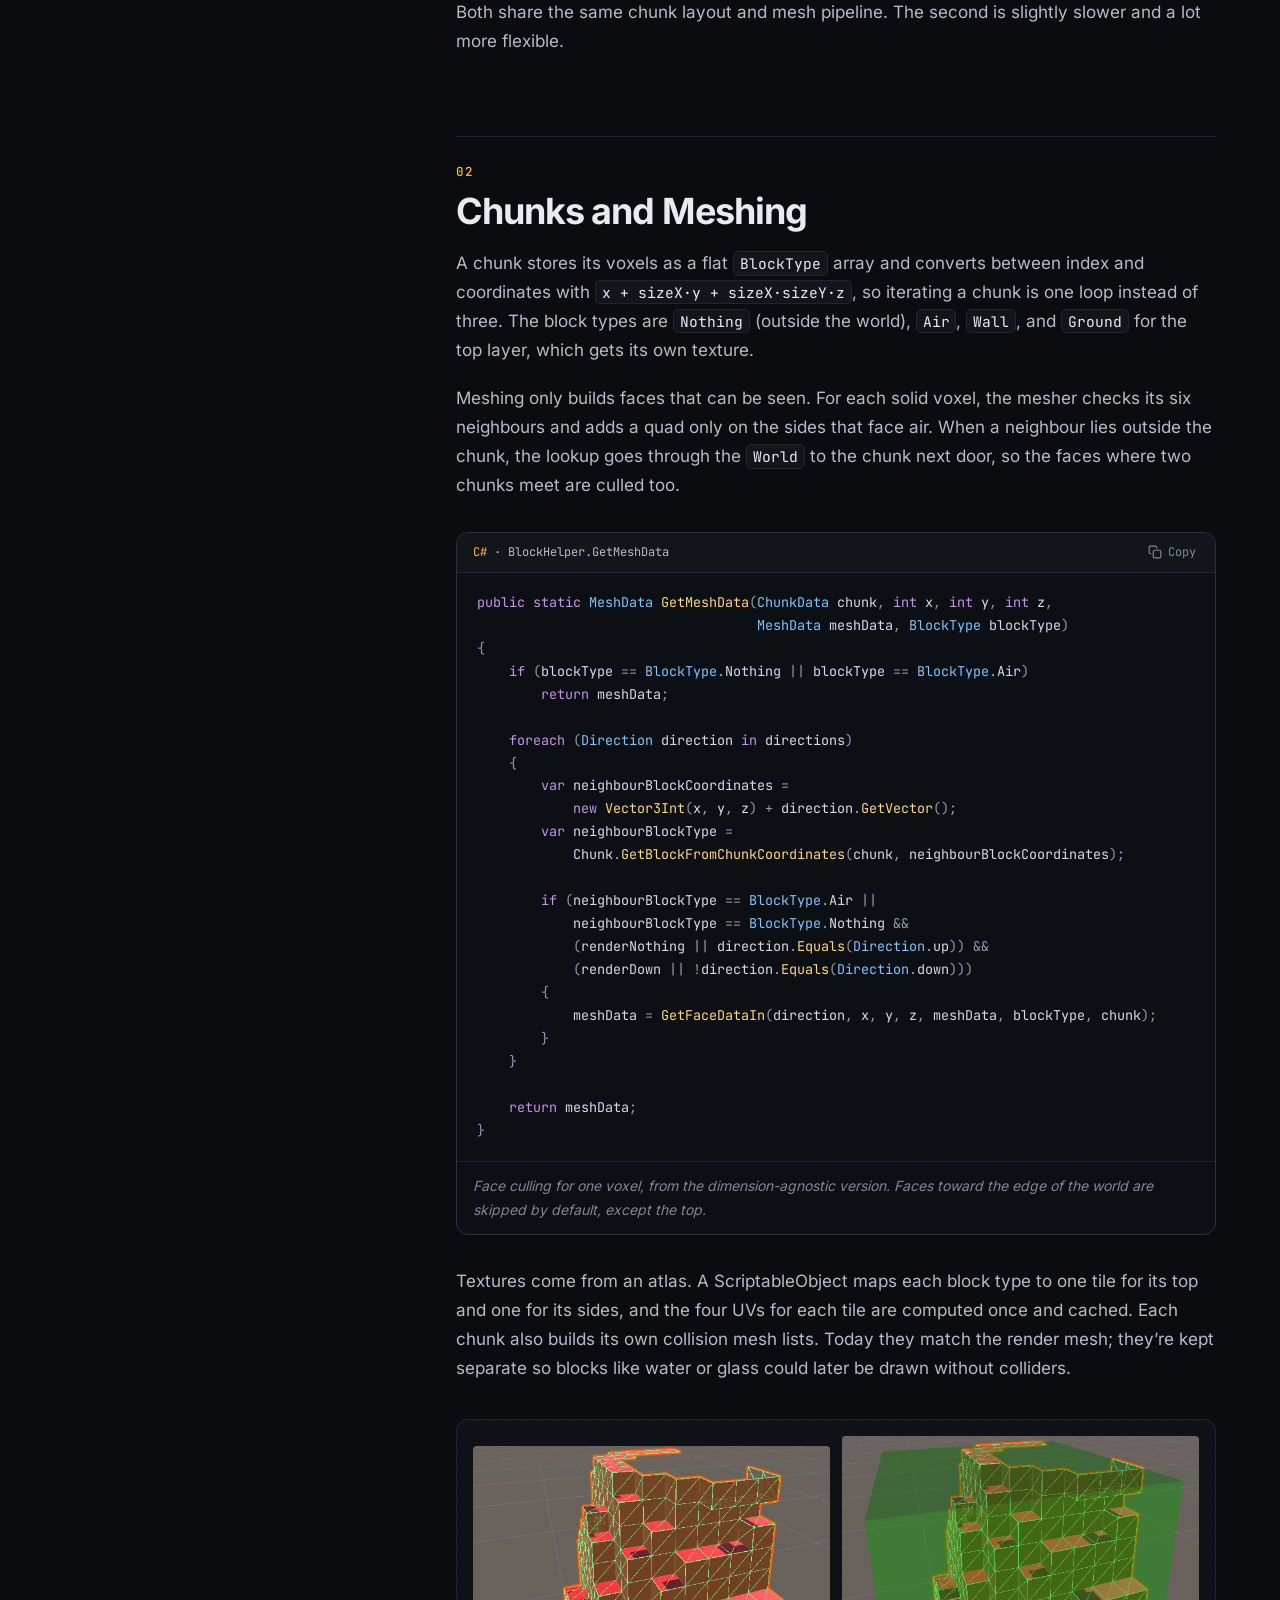
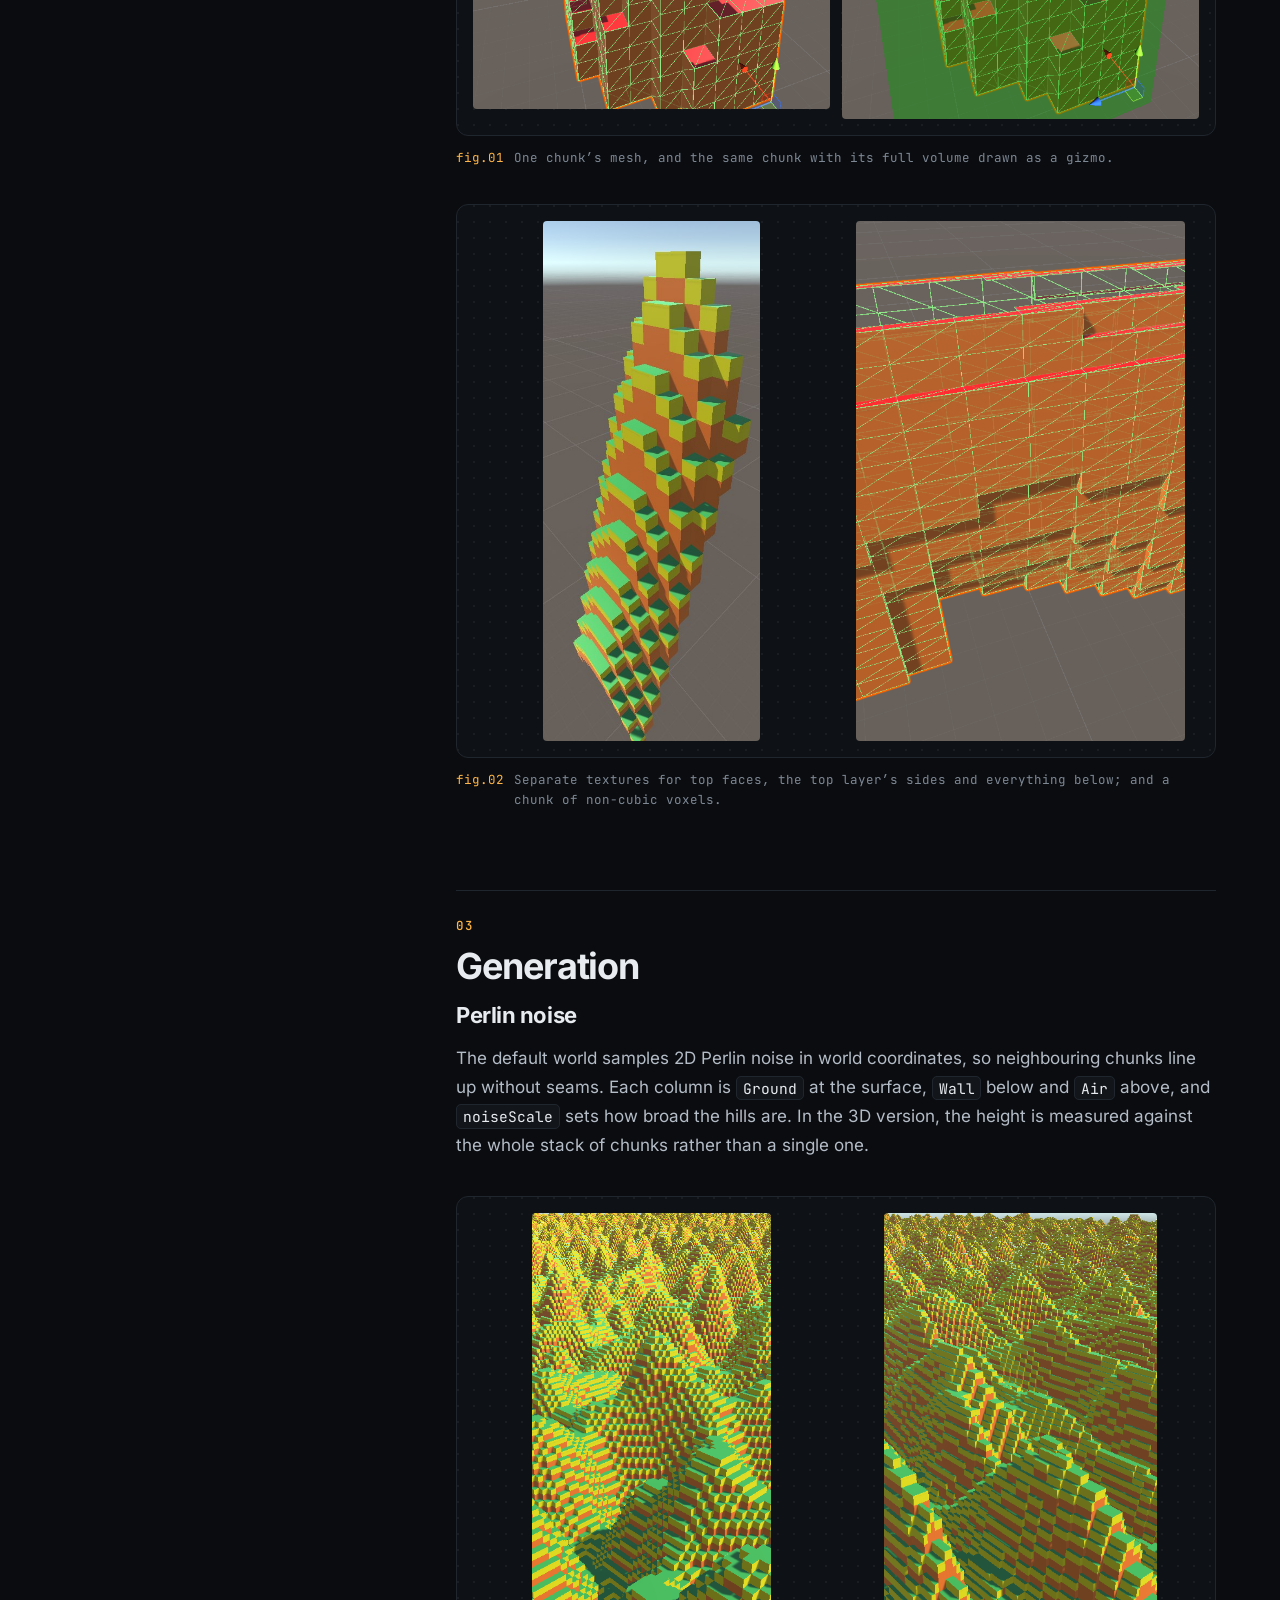
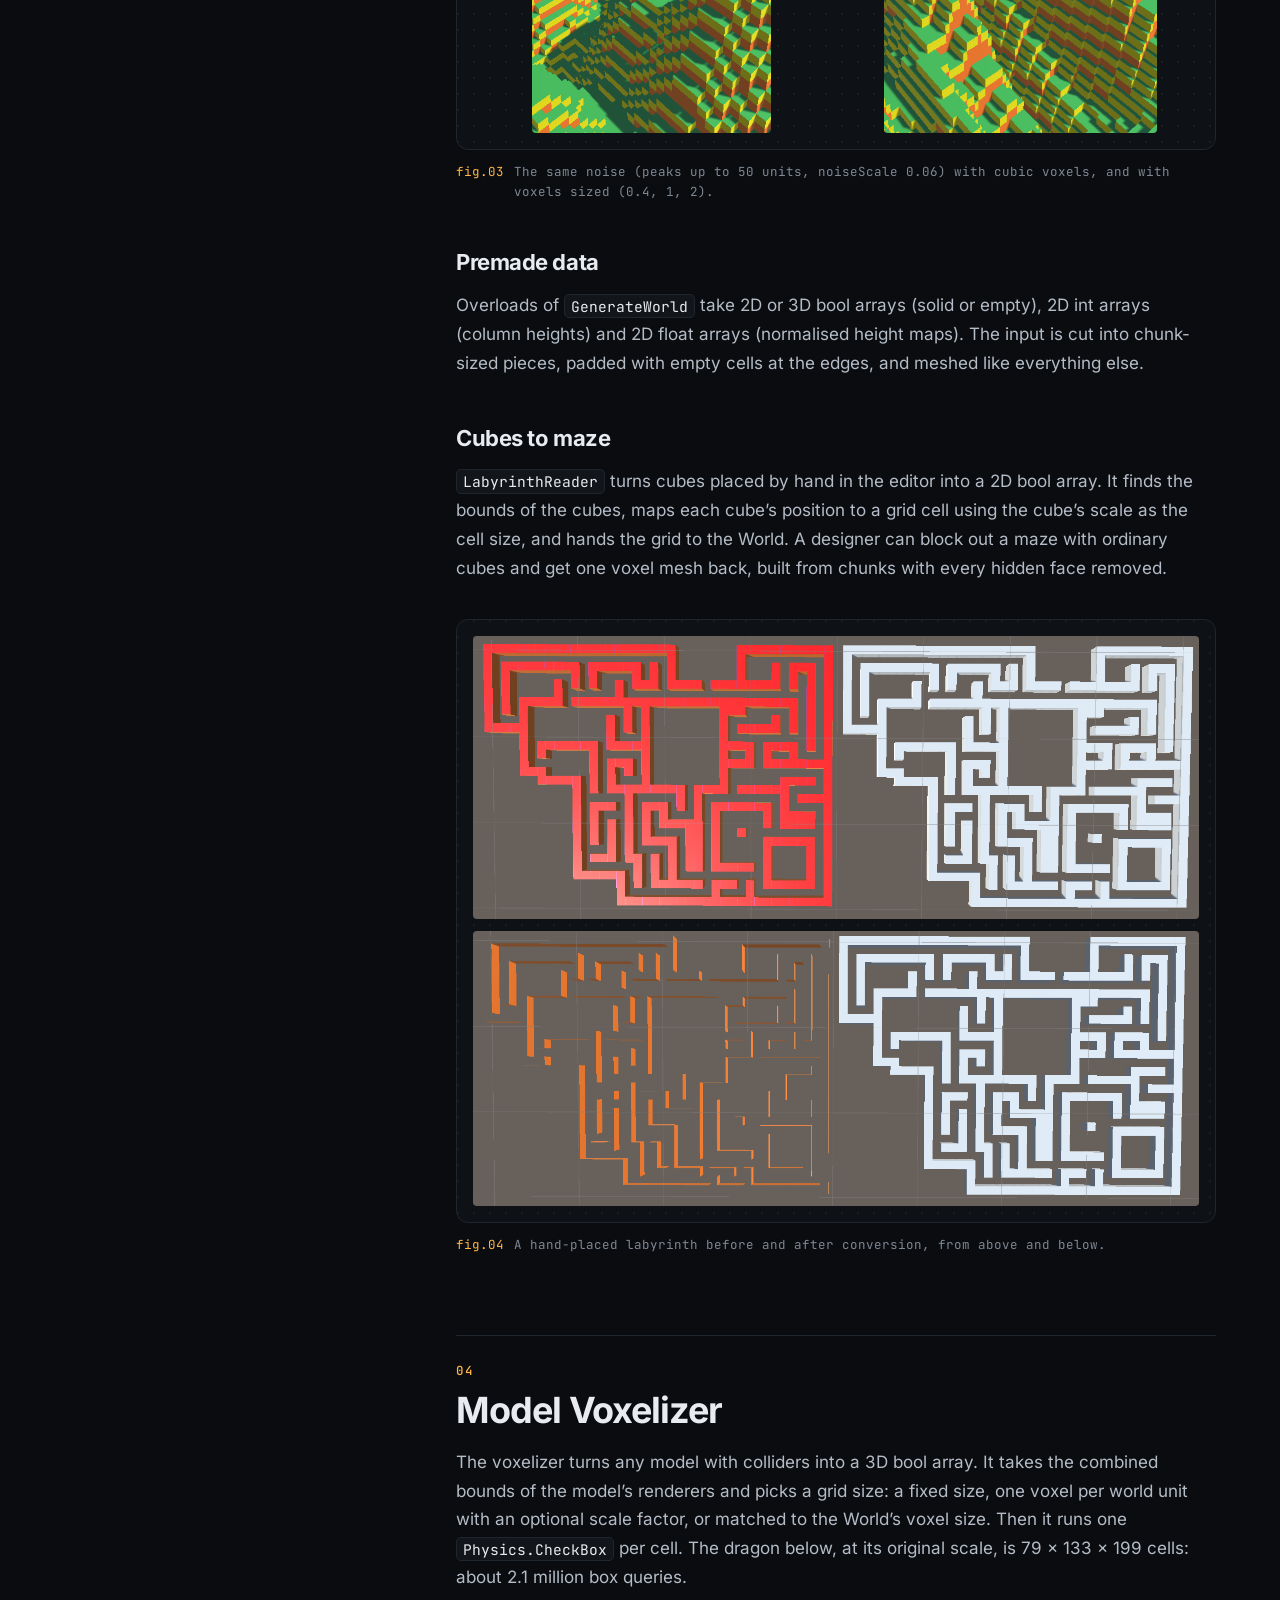
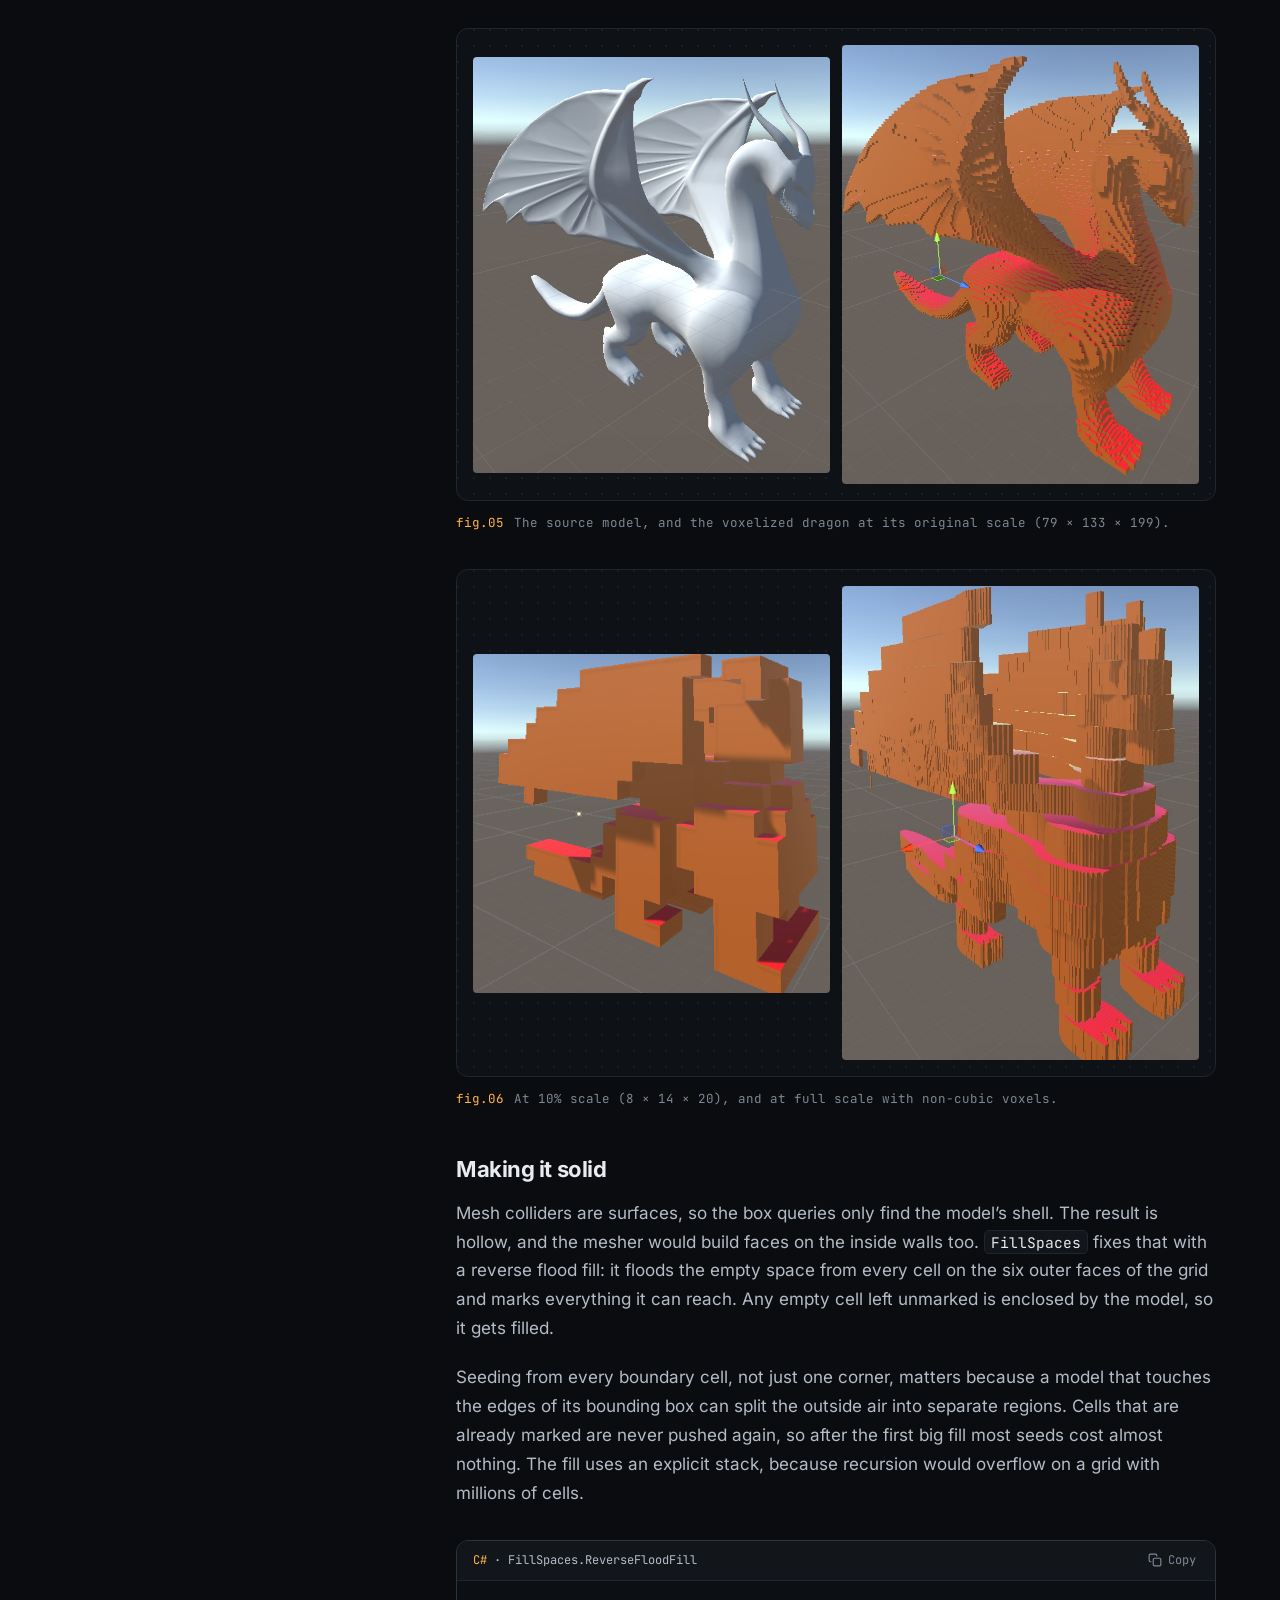
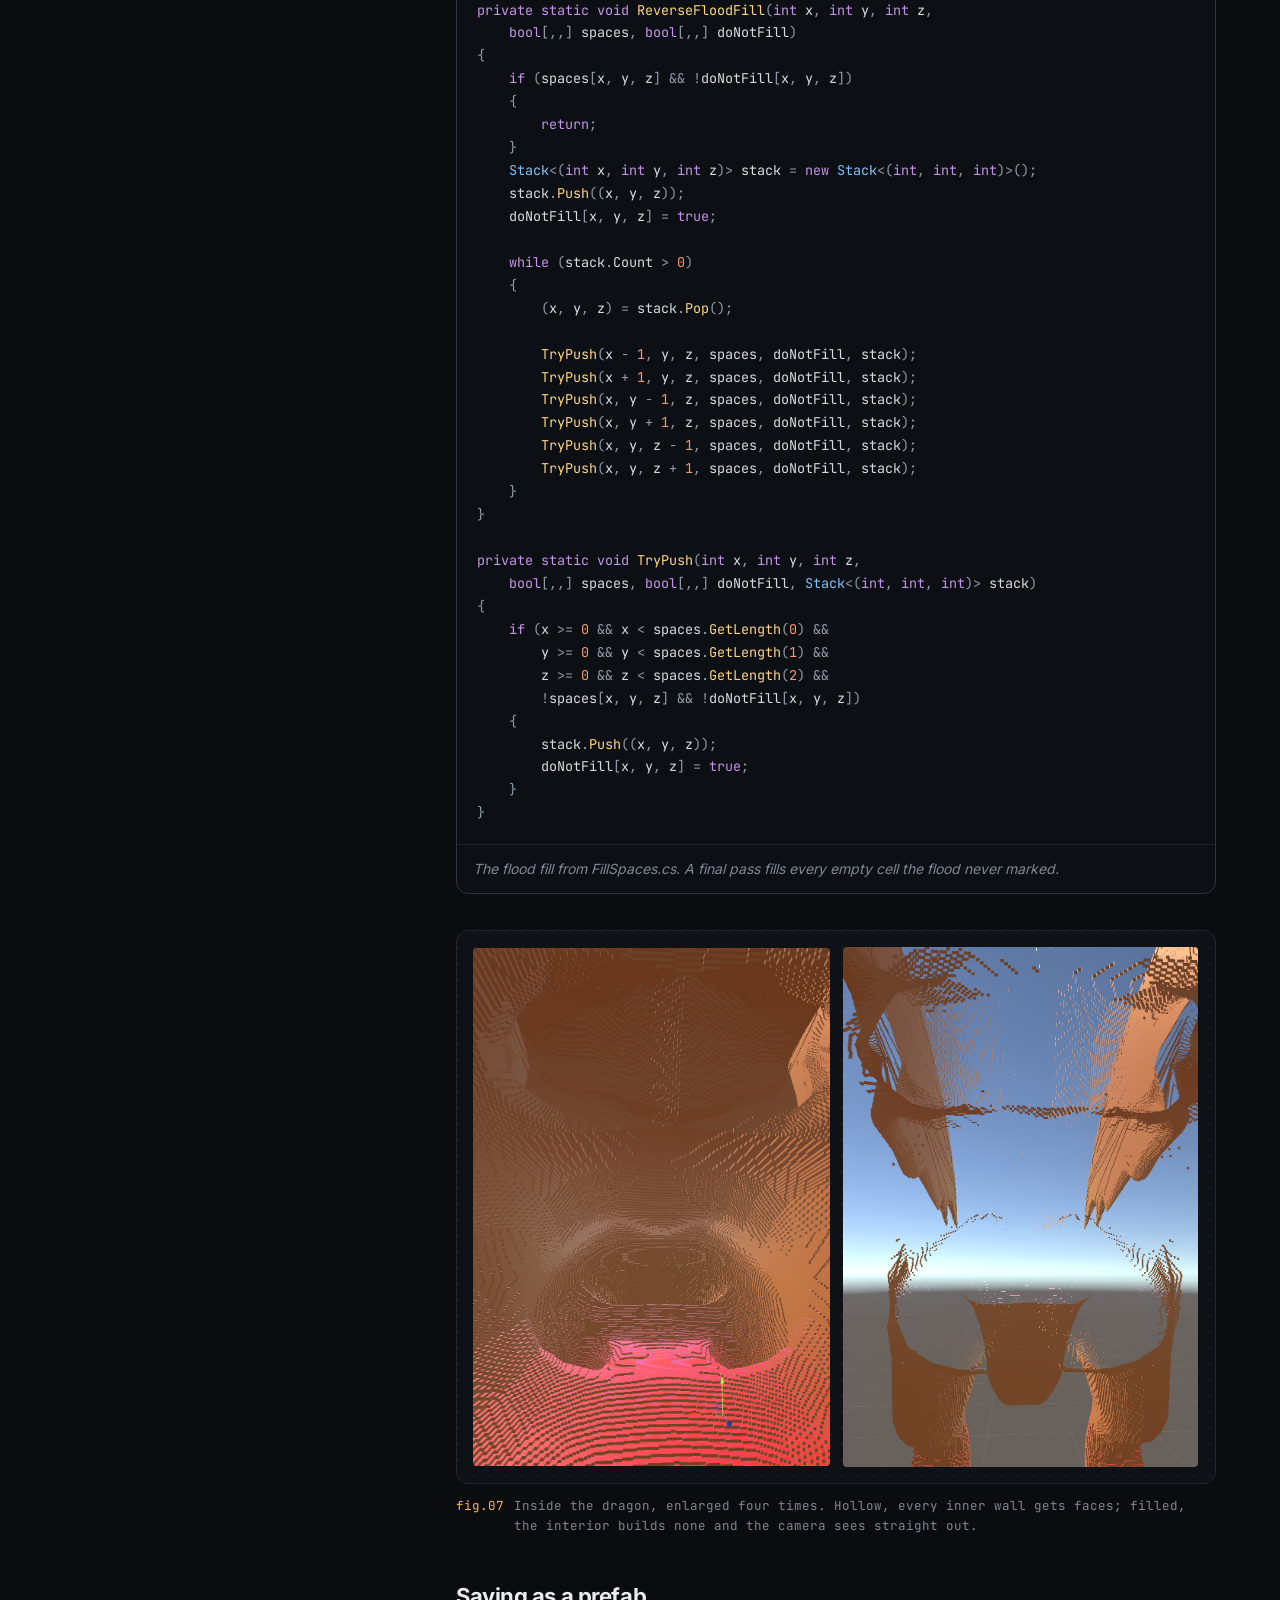
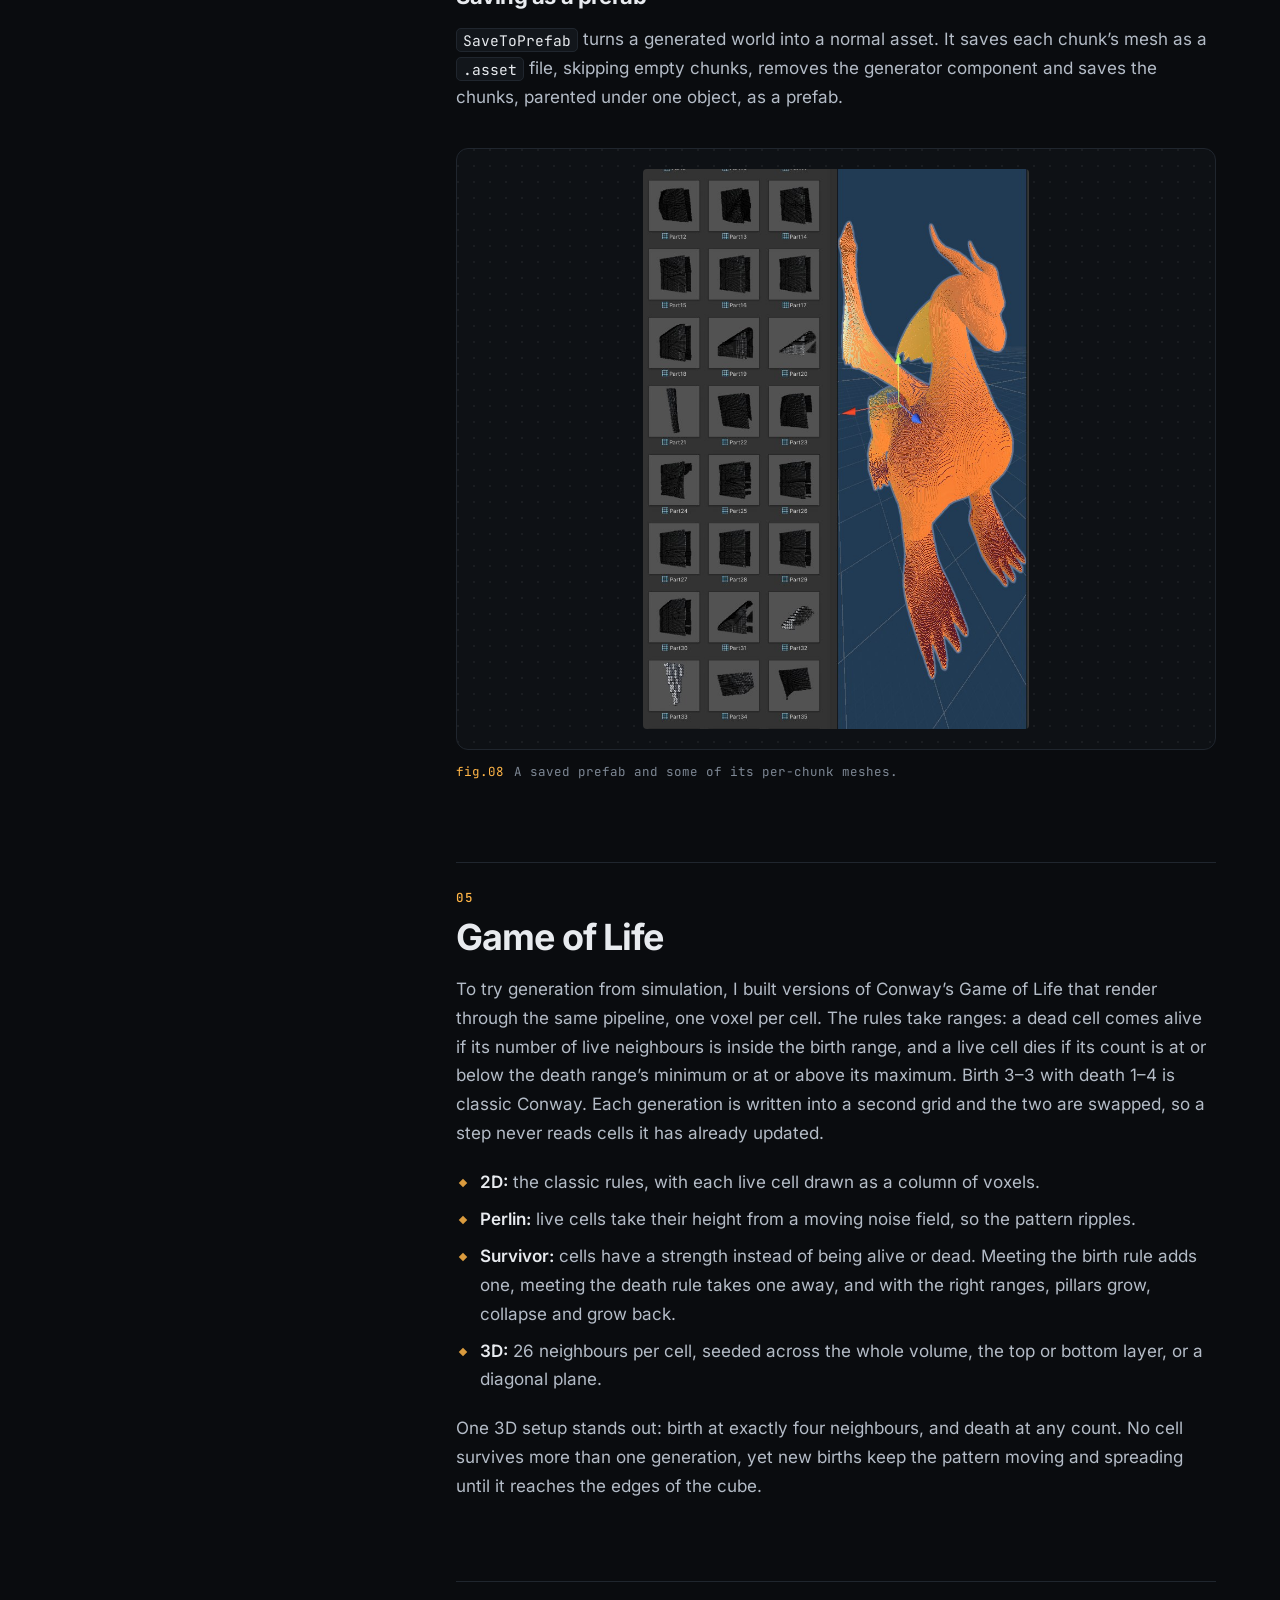
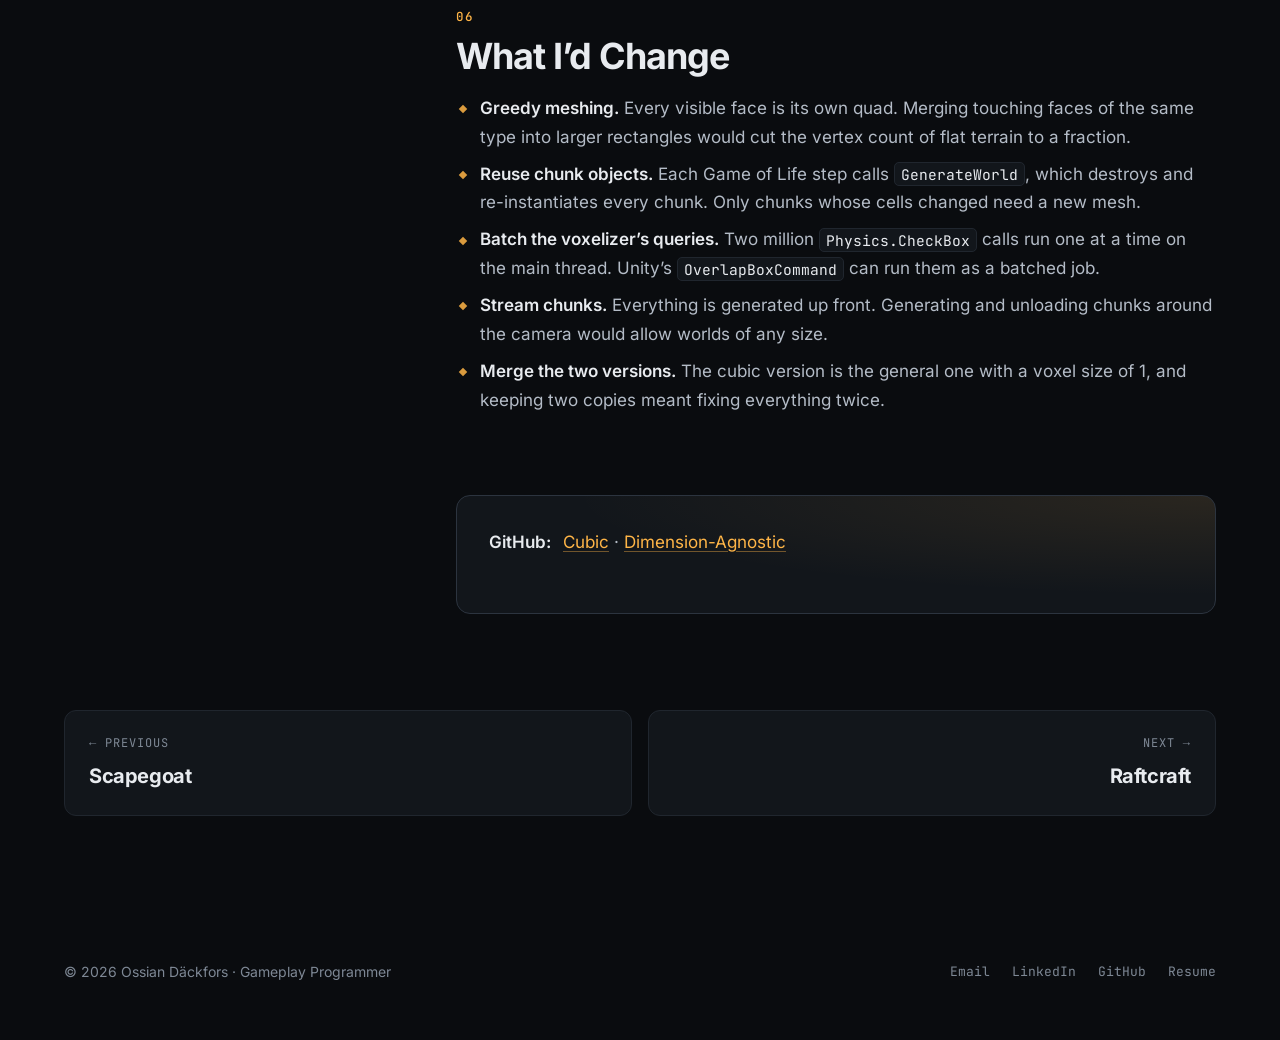
<file: voxel-generator/index.html>
<!doctype html>
<html lang="en">
<head>
  <meta charset="utf-8">
  <meta name="viewport" content="width=device-width, initial-scale=1">
  <title>Voxel Generator — Ossian Däckfors</title>
  <meta name="description" content="Voxel Generator: a solo Unity tool that turns Perlin noise, height maps, hand-placed layouts or any 3D model into chunked, face-culled voxel meshes and saves them as prefabs.">
  <link rel="canonical" href="https://ossiandackfors.com/voxel-generator/">
  <meta name="theme-color" content="#0a0c0f">
  <meta property="og:type" content="article">
  <meta property="og:site_name" content="Ossian Däckfors">
  <meta property="og:title" content="Voxel Generator — Solo Unity Tool">
  <meta property="og:description" content="Chunked, face-culled voxel meshes from noise, height maps or any 3D model, with a reverse flood fill that makes voxelized models solid.">
  <meta property="og:url" content="https://ossiandackfors.com/voxel-generator/">
  <meta property="og:image" content="https://ossiandackfors.com/assets/img/voxel-generator/og.jpg">
  <meta name="twitter:card" content="summary_large_image">
  <link rel="icon" href="../assets/img/favicon.svg" type="image/svg+xml">
  <link rel="preload" href="../assets/fonts/inter-latin.woff2" as="font" type="font/woff2" crossorigin>
  <link rel="stylesheet" href="../assets/css/site.css">
  <script src="../assets/js/site.js" defer></script>
</head>
<body>
  <a class="skip-link" href="#main">Skip to content</a>

  <header class="site-header">
    <div class="container">
      <a class="brand" href="../" aria-label="Ossian Däckfors, home"><span class="brand__mark">OD</span><span class="brand__name">Ossian Däckfors</span></a>
      <button class="nav-toggle" type="button" aria-expanded="false" aria-controls="site-nav" aria-label="Menu"><svg viewBox="0 0 24 24" fill="none" stroke="currentColor" stroke-width="2" stroke-linecap="round" aria-hidden="true"><path d="M4 7h16M4 12h16M4 17h16"/></svg></button>
      <nav class="nav" id="site-nav" aria-label="Primary">
        <a href="../#projects">Projects</a>
        <a href="../#about">About</a>
        <a href="../#contact">Contact</a>
        <a href="https://github.com/Ossdac" target="_blank" rel="me noopener">GitHub</a>
        <a class="nav__resume" href="../assets/Ossian_Dackfors_Resume.pdf" target="_blank" rel="noopener">Resume</a>
      </nav>
    </div>
  </header>

  <main id="main">
    <section class="project-hero">
      <div class="container">
        <a class="back-link" href="../#projects"><svg viewBox="0 0 24 24" fill="none" stroke="currentColor" stroke-width="2" stroke-linecap="round" stroke-linejoin="round" aria-hidden="true"><path d="M19 12H5M12 19l-7-7 7-7"/></svg>All projects</a>
        <div class="project-hero__grid">
          <div>
            <span class="eyebrow">Project 05 · Unity · C#</span>
            <h1>Voxel Generator</h1>
            <p class="project-hero__role">Solo project · Voxel meshing &amp; model voxelizer</p>
            <p class="project-hero__lede">A Unity tool for making voxel assets. It turns Perlin noise, height maps, hand-placed layouts or any 3D model into chunked voxel meshes, and saves the result as a prefab. I built it twice: a fast version with cubic voxels, and a version where voxels can have a different size on each axis.</p>
            <div class="btn-row" aria-label="GitHub links">
              <a class="btn btn--primary" href="https://github.com/Ossdac/VoxelGenerator_Cubic" target="_blank" rel="noopener">
                <svg viewBox="0 0 24 24" fill="currentColor" aria-hidden="true"><path d="M12 .5a11.5 11.5 0 0 0-3.64 22.41c.58.1.79-.25.79-.56v-2c-3.2.7-3.87-1.37-3.87-1.37-.53-1.33-1.28-1.69-1.28-1.69-1.05-.72.08-.7.08-.7 1.16.08 1.77 1.19 1.77 1.19 1.03 1.77 2.7 1.26 3.36.96.1-.75.4-1.26.73-1.55-2.56-.29-5.24-1.28-5.24-5.69 0-1.26.45-2.28 1.19-3.09-.12-.29-.52-1.46.11-3.05 0 0 .97-.31 3.17 1.18a11 11 0 0 1 5.77 0c2.2-1.49 3.17-1.18 3.17-1.18.63 1.59.23 2.76.11 3.05.74.81 1.19 1.83 1.19 3.09 0 4.42-2.69 5.39-5.25 5.68.41.36.78 1.06.78 2.14v3.17c0 .31.21.67.8.56A11.5 11.5 0 0 0 12 .5z"/></svg>Cubic</a>
              <a class="btn" href="https://github.com/Ossdac/VoxelGenerator_DimensionAgnostic" target="_blank" rel="noopener">
                <svg viewBox="0 0 24 24" fill="currentColor" aria-hidden="true"><path d="M12 .5a11.5 11.5 0 0 0-3.64 22.41c.58.1.79-.25.79-.56v-2c-3.2.7-3.87-1.37-3.87-1.37-.53-1.33-1.28-1.69-1.28-1.69-1.05-.72.08-.7.08-.7 1.16.08 1.77 1.19 1.77 1.19 1.03 1.77 2.7 1.26 3.36.96.1-.75.4-1.26.73-1.55-2.56-.29-5.24-1.28-5.24-5.69 0-1.26.45-2.28 1.19-3.09-.12-.29-.52-1.46.11-3.05 0 0 .97-.31 3.17 1.18a11 11 0 0 1 5.77 0c2.2-1.49 3.17-1.18 3.17-1.18.63 1.59.23 2.76.11 3.05.74.81 1.19 1.83 1.19 3.09 0 4.42-2.69 5.39-5.25 5.68.41.36.78 1.06.78 2.14v3.17c0 .31.21.67.8.56A11.5 11.5 0 0 0 12 .5z"/></svg>Dimension-Agnostic</a>
            </div>
          </div>
          <div class="project-hero__media project-hero__media--contain">
            <img src="../assets/img/voxel-generator/hero.jpg" alt="A voxelized dragon model rendered in chunks" width="521" height="787">
          </div>
        </div>
      </div>
    </section>

    <section class="spec-wrap" aria-labelledby="overview-title">
      <h2 class="sr-only" id="overview-title">Project Overview</h2>
      <div class="container">
        <dl class="spec" data-cols="5">
          <div><dt>Project Type</dt><dd>Procedural generation tool</dd></div>
          <div><dt>Team Size</dt><dd>Solo project</dd></div>
          <div><dt>Duration</dt><dd>4–6 weeks</dd></div>
          <div><dt>Engine</dt><dd>Unity</dd></div>
          <div><dt>Language</dt><dd>C#</dd></div>
        </dl>
      </div>
    </section>

    <div class="container project-layout">
      <nav class="toc" aria-label="On this page"><p class="toc__title">On this page</p></nav>

      <article class="prose">
        <h2>Overview</h2>
        <p class="lead">Every input goes through the same pipeline, so a noise landscape, a maze built from cubes and a voxelized dragon all end up as the same kind of chunk.</p>
        <ol class="flow" aria-label="Voxel pipeline">
          <li><span class="flow__k">Input</span><span class="flow__v">Noise, arrays, placed cubes or a model</span></li>
          <li><span class="flow__k">Chunks</span><span class="flow__v">Flat arrays of block types</span></li>
          <li><span class="flow__k">Mesh</span><span class="flow__v">Visible faces only, atlas UVs</span></li>
          <li><span class="flow__k">Prefab</span><span class="flow__v">Meshes saved as assets</span></li>
        </ol>

        <h3>Two versions</h3>
        <div class="compare">
          <div>
            <h5>Cubic</h5>
            <p>Voxels are 1×1×1 and positions are whole numbers. Chunks sit side by side as columns of a fixed height, which suits height-map terrain.</p>
          </div>
          <div>
            <h5>Dimension-Agnostic</h5>
            <p>Each axis has its own chunk size and voxel size, and chunks stack vertically too. Worlds are fully 3D, with caves, overhangs and enclosed spaces, and voxels can stretch to match a model’s proportions.</p>
          </div>
        </div>
        <p>Both share the same chunk layout and mesh pipeline. The second is slightly slower and a lot more flexible.</p>

        <h2>Chunks and Meshing</h2>
        <p>A chunk stores its voxels as a flat <code>BlockType</code> array and converts between index and coordinates with <code>x + sizeX·y + sizeX·sizeY·z</code>, so iterating a chunk is one loop instead of three. The block types are <code>Nothing</code> (outside the world), <code>Air</code>, <code>Wall</code>, and <code>Ground</code> for the top layer, which gets its own texture.</p>
        <p>Meshing only builds faces that can be seen. For each solid voxel, the mesher checks its six neighbours and adds a quad only on the sides that face air. When a neighbour lies outside the chunk, the lookup goes through the <code>World</code> to the chunk next door, so the faces where two chunks meet are culled too.</p>
        <figure class="code" data-lang="C#" data-name="BlockHelper.GetMeshData">
<pre><code>public static MeshData GetMeshData(ChunkData chunk, int x, int y, int z,
                                   MeshData meshData, BlockType blockType)
{
    if (blockType == BlockType.Nothing || blockType == BlockType.Air)
        return meshData;

    foreach (Direction direction in directions)
    {
        var neighbourBlockCoordinates =
            new Vector3Int(x, y, z) + direction.GetVector();
        var neighbourBlockType =
            Chunk.GetBlockFromChunkCoordinates(chunk, neighbourBlockCoordinates);

        if (neighbourBlockType == BlockType.Air ||
            neighbourBlockType == BlockType.Nothing &amp;&amp;
            (renderNothing || direction.Equals(Direction.up)) &amp;&amp;
            (renderDown || !direction.Equals(Direction.down)))
        {
            meshData = GetFaceDataIn(direction, x, y, z, meshData, blockType, chunk);
        }
    }

    return meshData;
}</code></pre>
          <figcaption>Face culling for one voxel, from the dimension-agnostic version. Faces toward the edge of the world are skipped by default, except the top.</figcaption>
        </figure>
        <p>Textures come from an atlas. A ScriptableObject maps each block type to one tile for its top and one for its sides, and the four UVs for each tile are computed once and cached. Each chunk also builds its own collision mesh lists. Today they match the render mesh; they’re kept separate so blocks like water or glass could later be drawn without colliders.</p>
        <figure class="fig fig--pair">
          <div class="fig__frame">
            <img src="../assets/img/voxel-generator/chunk-mesh.png" alt="A single chunk with its mesh highlighted" width="598" height="440" loading="lazy">
            <img src="../assets/img/voxel-generator/chunk-gizmo.png" alt="The same chunk with the bounding gizmo of its full volume" width="614" height="488" loading="lazy">
          </div>
          <figcaption>One chunk’s mesh, and the same chunk with its full volume drawn as a gizmo.</figcaption>
        </figure>
        <figure class="fig fig--pair">
          <div class="fig__frame">
            <img src="../assets/img/voxel-generator/chunk-blocktypes.jpg" alt="A chunk textured with different block types for top faces, top-layer sides and lower sides" width="400" height="961" loading="lazy">
            <img src="../assets/img/voxel-generator/chunk-non-cubic.png" alt="A chunk built from stretched, non-cubic voxels" width="535" height="844" loading="lazy">
          </div>
          <figcaption>Separate textures for top faces, the top layer’s sides and everything below; and a chunk of non-cubic voxels.</figcaption>
        </figure>

        <h2>Generation</h2>
        <h3>Perlin noise</h3>
        <p>The default world samples 2D Perlin noise in world coordinates, so neighbouring chunks line up without seams. Each column is <code>Ground</code> at the surface, <code>Wall</code> below and <code>Air</code> above, and <code>noiseScale</code> sets how broad the hills are. In the 3D version, the height is measured against the whole stack of chunks rather than a single one.</p>
        <figure class="fig fig--pair">
          <div class="fig__frame">
            <img src="../assets/img/voxel-generator/landscape-cubic.png" alt="Cubic voxel landscape generated from Perlin noise" width="367" height="797" loading="lazy">
            <img src="../assets/img/voxel-generator/landscape-agnostic.png" alt="The same landscape built from stretched voxels" width="396" height="754" loading="lazy">
          </div>
          <figcaption>The same noise (peaks up to 50 units, noiseScale 0.06) with cubic voxels, and with voxels sized (0.4, 1, 2).</figcaption>
        </figure>

        <h3>Premade data</h3>
        <p>Overloads of <code>GenerateWorld</code> take 2D or 3D bool arrays (solid or empty), 2D int arrays (column heights) and 2D float arrays (normalised height maps). The input is cut into chunk-sized pieces, padded with empty cells at the edges, and meshed like everything else.</p>

        <h3>Cubes to maze</h3>
        <p><code>LabyrinthReader</code> turns cubes placed by hand in the editor into a 2D bool array. It finds the bounds of the cubes, maps each cube’s position to a grid cell using the cube’s scale as the cell size, and hands the grid to the World. A designer can block out a maze with ordinary cubes and get one voxel mesh back, built from chunks with every hidden face removed.</p>
        <figure class="fig fig--row">
          <div class="fig__frame">
            <img src="../assets/img/voxel-generator/labyrinth-before-after.png" alt="Hand-placed labyrinth cubes next to the converted voxel labyrinth" width="1394" height="543" loading="lazy">
            <img src="../assets/img/voxel-generator/labyrinth-above-below.png" alt="The converted labyrinth seen from below" width="1403" height="532" loading="lazy">
          </div>
          <figcaption>A hand-placed labyrinth before and after conversion, from above and below.</figcaption>
        </figure>

        <h2>Model Voxelizer</h2>
        <p>The voxelizer turns any model with colliders into a 3D bool array. It takes the combined bounds of the model’s renderers and picks a grid size: a fixed size, one voxel per world unit with an optional scale factor, or matched to the World’s voxel size. Then it runs one <code>Physics.CheckBox</code> per cell. The dragon below, at its original scale, is 79 × 133 × 199 cells: about 2.1 million box queries.</p>
        <figure class="fig fig--pair">
          <div class="fig__frame">
            <img src="../assets/img/voxel-generator/dragon-original.jpg" alt="The original dragon mesh" width="666" height="776" loading="lazy">
            <img src="../assets/img/voxel-generator/dragon-full-scale.jpg" alt="High-resolution voxel dragon at the original scale" width="713" height="877" loading="lazy">
          </div>
          <figcaption>The source model, and the voxelized dragon at its original scale (79 × 133 × 199).</figcaption>
        </figure>
        <figure class="fig fig--pair">
          <div class="fig__frame">
            <img src="../assets/img/voxel-generator/dragon-10-percent.png" alt="Low-resolution voxel dragon" width="428" height="407" loading="lazy">
            <img src="../assets/img/voxel-generator/dragon-non-cubic.jpg" alt="Voxel dragon built from non-cubic voxels" width="579" height="769" loading="lazy">
          </div>
          <figcaption>At 10% scale (8 × 14 × 20), and at full scale with non-cubic voxels.</figcaption>
        </figure>

        <h3>Making it solid</h3>
        <p>Mesh colliders are surfaces, so the box queries only find the model’s shell. The result is hollow, and the mesher would build faces on the inside walls too. <code>FillSpaces</code> fixes that with a reverse flood fill: it floods the empty space from every cell on the six outer faces of the grid and marks everything it can reach. Any empty cell left unmarked is enclosed by the model, so it gets filled.</p>
        <p>Seeding from every boundary cell, not just one corner, matters because a model that touches the edges of its bounding box can split the outside air into separate regions. Cells that are already marked are never pushed again, so after the first big fill most seeds cost almost nothing. The fill uses an explicit stack, because recursion would overflow on a grid with millions of cells.</p>
        <figure class="code" data-lang="C#" data-name="FillSpaces.ReverseFloodFill">
<pre><code>private static void ReverseFloodFill(int x, int y, int z,
    bool[,,] spaces, bool[,,] doNotFill)
{
    if (spaces[x, y, z] &amp;&amp; !doNotFill[x, y, z])
    {
        return;
    }
    Stack&lt;(int x, int y, int z)&gt; stack = new Stack&lt;(int, int, int)&gt;();
    stack.Push((x, y, z));
    doNotFill[x, y, z] = true;

    while (stack.Count &gt; 0)
    {
        (x, y, z) = stack.Pop();

        TryPush(x - 1, y, z, spaces, doNotFill, stack);
        TryPush(x + 1, y, z, spaces, doNotFill, stack);
        TryPush(x, y - 1, z, spaces, doNotFill, stack);
        TryPush(x, y + 1, z, spaces, doNotFill, stack);
        TryPush(x, y, z - 1, spaces, doNotFill, stack);
        TryPush(x, y, z + 1, spaces, doNotFill, stack);
    }
}

private static void TryPush(int x, int y, int z,
    bool[,,] spaces, bool[,,] doNotFill, Stack&lt;(int, int, int)&gt; stack)
{
    if (x &gt;= 0 &amp;&amp; x &lt; spaces.GetLength(0) &amp;&amp;
        y &gt;= 0 &amp;&amp; y &lt; spaces.GetLength(1) &amp;&amp;
        z &gt;= 0 &amp;&amp; z &lt; spaces.GetLength(2) &amp;&amp;
        !spaces[x, y, z] &amp;&amp; !doNotFill[x, y, z])
    {
        stack.Push((x, y, z));
        doNotFill[x, y, z] = true;
    }
}</code></pre>
          <figcaption>The flood fill from FillSpaces.cs. A final pass fills every empty cell the flood never marked.</figcaption>
        </figure>
        <figure class="fig fig--pair">
          <div class="fig__frame">
            <img src="../assets/img/voxel-generator/dragon-inside-hollow.png" alt="Inside a hollow voxel dragon, with faces built on every inner wall" width="934" height="1354" loading="lazy">
            <img src="../assets/img/voxel-generator/dragon-inside-filled.png" alt="Inside a filled voxel dragon, where the interior produces no faces" width="933" height="1365" loading="lazy">
          </div>
          <figcaption>Inside the dragon, enlarged four times. Hollow, every inner wall gets faces; filled, the interior builds none and the camera sees straight out.</figcaption>
        </figure>

        <h3>Saving as a prefab</h3>
        <p><code>SaveToPrefab</code> turns a generated world into a normal asset. It saves each chunk’s mesh as a <code>.asset</code> file, skipping empty chunks, removes the generator component and saves the chunks, parented under one object, as a prefab.</p>
        <figure class="fig fig--pad">
          <div class="fig__frame"><img src="../assets/img/voxel-generator/prefab-fragments.jpg" alt="A saved voxel prefab and some of its mesh fragments in the Unity project window" width="705" height="1021" loading="lazy"></div>
          <figcaption>A saved prefab and some of its per-chunk meshes.</figcaption>
        </figure>

        <h2>Game of Life</h2>
        <p>To try generation from simulation, I built versions of Conway’s Game of Life that render through the same pipeline, one voxel per cell. The rules take ranges: a dead cell comes alive if its number of live neighbours is inside the birth range, and a live cell dies if its count is at or below the death range’s minimum or at or above its maximum. Birth 3–3 with death 1–4 is classic Conway. Each generation is written into a second grid and the two are swapped, so a step never reads cells it has already updated.</p>
        <ul>
          <li><strong>2D:</strong> the classic rules, with each live cell drawn as a column of voxels.</li>
          <li><strong>Perlin:</strong> live cells take their height from a moving noise field, so the pattern ripples.</li>
          <li><strong>Survivor:</strong> cells have a strength instead of being alive or dead. Meeting the birth rule adds one, meeting the death rule takes one away, and with the right ranges, pillars grow, collapse and grow back.</li>
          <li><strong>3D:</strong> 26 neighbours per cell, seeded across the whole volume, the top or bottom layer, or a diagonal plane.</li>
        </ul>
        <p>One 3D setup stands out: birth at exactly four neighbours, and death at any count. No cell survives more than one generation, yet new births keep the pattern moving and spreading until it reaches the edges of the cube.</p>

        <h2>What I’d Change</h2>
        <ul>
          <li><strong>Greedy meshing.</strong> Every visible face is its own quad. Merging touching faces of the same type into larger rectangles would cut the vertex count of flat terrain to a fraction.</li>
          <li><strong>Reuse chunk objects.</strong> Each Game of Life step calls <code>GenerateWorld</code>, which destroys and re-instantiates every chunk. Only chunks whose cells changed need a new mesh.</li>
          <li><strong>Batch the voxelizer’s queries.</strong> Two million <code>Physics.CheckBox</code> calls run one at a time on the main thread. Unity’s <code>OverlapBoxCommand</code> can run them as a batched job.</li>
          <li><strong>Stream chunks.</strong> Everything is generated up front. Generating and unloading chunks around the camera would allow worlds of any size.</li>
          <li><strong>Merge the two versions.</strong> The cubic version is the general one with a voxel size of 1, and keeping two copies meant fixing everything twice.</li>
        </ul>

        <aside class="project-cta" aria-label="Project links">
          <dl>
            <div><dt>GitHub:</dt><dd><a href="https://github.com/Ossdac/VoxelGenerator_Cubic" target="_blank" rel="noopener">Cubic</a> · <a href="https://github.com/Ossdac/VoxelGenerator_DimensionAgnostic" target="_blank" rel="noopener">Dimension-Agnostic</a></dd></div>
          </dl>
        </aside>
      </article>
    </div>

    <nav class="container pager" aria-label="More projects">
      <a href="../scapegoat/"><span>← Previous</span><strong>Scapegoat</strong></a>
      <a class="pager__next" href="../raftcraft/"><span>Next →</span><strong>Raftcraft</strong></a>
    </nav>
  </main>

  <footer class="site-footer">
    <div class="container">
      <p>© <span data-year>2026</span> Ossian Däckfors · Gameplay Programmer</p>
      <nav aria-label="Footer">
        <a href="mailto:ossian.dackfors@gmail.com">Email</a>
        <a href="https://www.linkedin.com/in/ossian-d%C3%A4ckfors-481280120" target="_blank" rel="me noopener">LinkedIn</a>
        <a href="https://github.com/Ossdac" target="_blank" rel="me noopener">GitHub</a>
        <a href="../assets/Ossian_Dackfors_Resume.pdf" target="_blank" rel="noopener">Resume</a>
      </nav>
    </div>
  </footer>
</body>
</html>
</file>
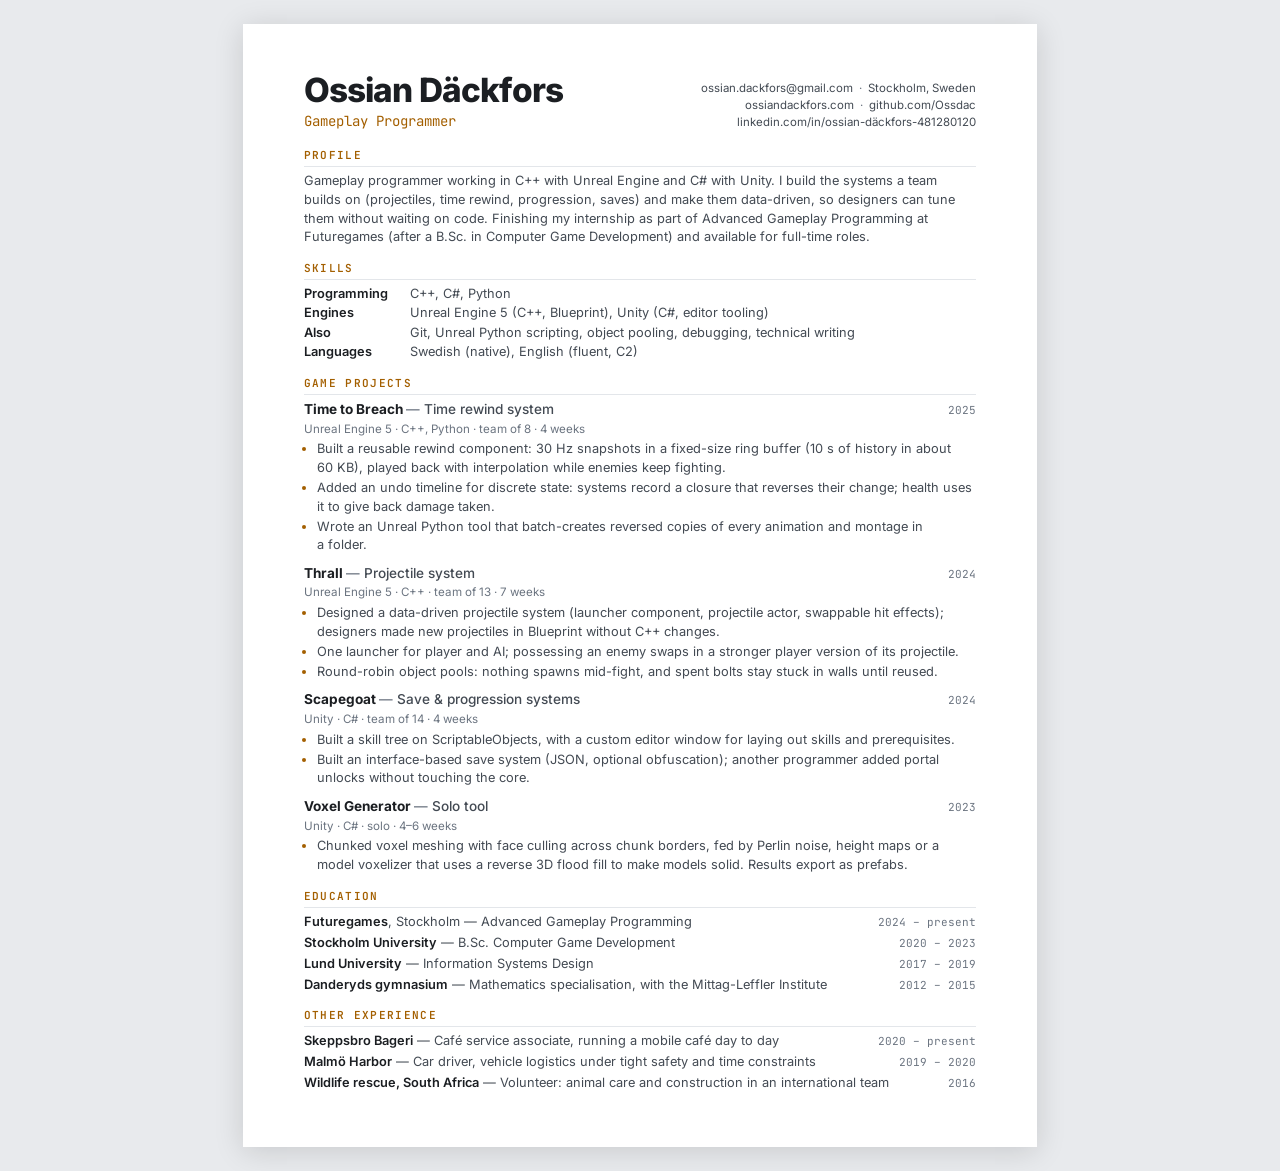
<file: resume/resume.html>
<!doctype html>
<!--
  Source for assets/Ossian_Dackfors_Resume.pdf. Edit this file, then rebuild the PDF:
    pwsh resume/build.ps1
  It's laid out as one A4 page. After editing, open the PDF and check nothing spilled onto a second page.
-->
<html lang="en">
<head>
  <meta charset="utf-8">
  <meta name="viewport" content="width=device-width, initial-scale=1">
  <title>Ossian Däckfors — Resume</title>
  <meta name="robots" content="noindex">
  <style>
    @font-face {
      font-family: "Inter";
      src: url("../assets/fonts/inter-latin.woff2") format("woff2");
      font-weight: 400 800;
      font-style: normal;
    }
    @font-face {
      font-family: "JetBrains Mono";
      src: url("../assets/fonts/jetbrains-mono-latin.woff2") format("woff2");
      font-weight: 400 700;
      font-style: normal;
    }

    @page { size: A4; margin: 0; }

    :root {
      --ink: #1b1e22;
      --ink-2: #434a53;
      --muted: #6b7480;
      --rule: #e3e6ea;
      --accent: #a35f00;
      --font-sans: "Inter", "Segoe UI", Arial, sans-serif;
      --font-mono: "JetBrains Mono", Consolas, monospace;
    }

    * { box-sizing: border-box; }
    html, body { margin: 0; }
    body {
      font-family: var(--font-sans);
      font-size: 9.6pt;
      line-height: 1.45;
      color: var(--ink);
      -webkit-print-color-adjust: exact;
      print-color-adjust: exact;
    }
    a { color: inherit; text-decoration: none; }

    .page { width: 210mm; height: 297mm; padding: 13mm 16mm 11mm; overflow: hidden; }
    @media screen {
      body { background: #e8eaed; }
      .page { margin: 24px auto; background: #fff; box-shadow: 0 4px 28px rgba(0, 0, 0, 0.14); }
    }

    /* Header */
    .head { display: flex; justify-content: space-between; align-items: flex-end; gap: 24px; }
    .head h1 { margin: 0; font-size: 25pt; font-weight: 800; letter-spacing: -0.025em; line-height: 1.05; }
    .head .title { margin-top: 3px; font-family: var(--font-mono); font-size: 10.5pt; color: var(--accent); }
    .contact { margin: 0; padding: 0; list-style: none; text-align: right; font-size: 8.6pt; line-height: 1.5; color: var(--ink-2); }
    .contact span + span::before { content: "·"; margin: 0 6px; color: var(--muted); }

    /* Sections */
    section { margin-top: 13px; }
    .head + section { margin-top: 16px; }
    h2 {
      margin: 0 0 5px;
      padding-bottom: 3px;
      border-bottom: 1px solid var(--rule);
      font-family: var(--font-mono);
      font-size: 8.3pt;
      font-weight: 600;
      letter-spacing: 0.12em;
      text-transform: uppercase;
      color: var(--accent);
    }
    p { margin: 0; }
    p, li { text-wrap: pretty; }
    .profile { color: var(--ink-2); }

    .skills { display: grid; grid-template-columns: 26mm 1fr; gap: 1px 8px; margin: 0; }
    .skills dt { font-weight: 600; }
    .skills dd { margin: 0; color: var(--ink-2); }

    .item { margin-top: 9px; break-inside: avoid; }
    .item:first-of-type { margin-top: 0; }
    .row { display: flex; justify-content: space-between; align-items: baseline; gap: 12px; }
    .name { font-weight: 700; font-size: 10.2pt; }
    .name .role { font-weight: 500; color: var(--ink-2); }
    .name .role::before { content: "— "; color: var(--muted); }
    .date { font-family: var(--font-mono); font-size: 8.3pt; color: var(--muted); white-space: nowrap; }
    .meta { margin-top: 1px; font-size: 8.7pt; color: var(--muted); }
    .item ul { margin: 3px 0 0; padding-left: 13px; }
    .item li { margin-top: 1.5px; color: var(--ink-2); }
    .item li::marker { color: var(--accent); }

    .lines .row + .row { margin-top: 2.5px; }
    .lines .what { color: var(--ink-2); }
    .lines .what strong { color: var(--ink); font-weight: 600; }
  </style>
</head>
<body>
  <main class="page">
    <header class="head">
      <div>
        <h1>Ossian Däckfors</h1>
        <p class="title">Gameplay Programmer</p>
      </div>
      <ul class="contact">
        <li><span><a href="mailto:ossian.dackfors@gmail.com">ossian.dackfors@gmail.com</a></span><span>Stockholm, Sweden</span></li>
        <li><span><a href="https://ossiandackfors.com/">ossiandackfors.com</a></span><span><a href="https://github.com/Ossdac">github.com/Ossdac</a></span></li>
        <li><a href="https://www.linkedin.com/in/ossian-d%C3%A4ckfors-481280120">linkedin.com/in/ossian-däckfors-481280120</a></li>
      </ul>
    </header>

    <section>
      <h2>Profile</h2>
      <p class="profile">Gameplay programmer working in C++ with Unreal Engine and C# with Unity. I build the systems a team builds on (projectiles, time rewind, progression, saves) and make them data-driven, so designers can tune them without waiting on code. Finishing my internship as part of Advanced Gameplay Programming at Futuregames (after a B.Sc. in Computer Game Development) and available for full-time roles.</p>
    </section>

    <section>
      <h2>Skills</h2>
      <dl class="skills">
        <dt>Programming</dt><dd>C++, C#, Python</dd>
        <dt>Engines</dt><dd>Unreal Engine 5 (C++, Blueprint), Unity (C#, editor tooling)</dd>
        <dt>Also</dt><dd>Git, Unreal Python scripting, object pooling, debugging, technical writing</dd>
        <dt>Languages</dt><dd>Swedish (native), English (fluent, C2)</dd>
      </dl>
    </section>

    <section>
      <h2>Game Projects</h2>

      <div class="item">
        <div class="row">
          <span class="name">Time to Breach <span class="role">Time rewind system</span></span>
          <span class="date">2025</span>
        </div>
        <p class="meta">Unreal Engine 5 · C++, Python · team of 8 · 4 weeks</p>
        <ul>
          <li>Built a reusable rewind component: 30&nbsp;Hz snapshots in a fixed-size ring buffer (10&nbsp;s of history in about 60&nbsp;KB), played back with interpolation while enemies keep fighting.</li>
          <li>Added an undo timeline for discrete state: systems record a closure that reverses their change; health uses it to give back damage taken.</li>
          <li>Wrote an Unreal Python tool that batch-creates reversed copies of every animation and montage in a folder.</li>
        </ul>
      </div>

      <div class="item">
        <div class="row">
          <span class="name">Thrall <span class="role">Projectile system</span></span>
          <span class="date">2024</span>
        </div>
        <p class="meta">Unreal Engine 5 · C++ · team of 13 · 7 weeks</p>
        <ul>
          <li>Designed a data-driven projectile system (launcher component, projectile actor, swappable hit effects); designers made new projectiles in Blueprint without C++ changes.</li>
          <li>One launcher for player and AI; possessing an enemy swaps in a stronger player version of its projectile.</li>
          <li>Round-robin object pools: nothing spawns mid-fight, and spent bolts stay stuck in walls until reused.</li>
        </ul>
      </div>

      <div class="item">
        <div class="row">
          <span class="name">Scapegoat <span class="role">Save &amp; progression systems</span></span>
          <span class="date">2024</span>
        </div>
        <p class="meta">Unity · C# · team of 14 · 4 weeks</p>
        <ul>
          <li>Built a skill tree on ScriptableObjects, with a custom editor window for laying out skills and prerequisites.</li>
          <li>Built an interface-based save system (JSON, optional obfuscation); another programmer added portal unlocks without touching the core.</li>
        </ul>
      </div>

      <div class="item">
        <div class="row">
          <span class="name">Voxel Generator <span class="role">Solo tool</span></span>
          <span class="date">2023</span>
        </div>
        <p class="meta">Unity · C# · solo · 4–6 weeks</p>
        <ul>
          <li>Chunked voxel meshing with face culling across chunk borders, fed by Perlin noise, height maps or a model voxelizer that uses a reverse 3D flood fill to make models solid. Results export as prefabs.</li>
        </ul>
      </div>
    </section>

    <section class="lines">
      <h2>Education</h2>
      <div class="row"><span class="what"><strong>Futuregames</strong>, Stockholm — Advanced Gameplay Programming</span><span class="date">2024 – present</span></div>
      <div class="row"><span class="what"><strong>Stockholm University</strong> — B.Sc. Computer Game Development</span><span class="date">2020 – 2023</span></div>
      <div class="row"><span class="what"><strong>Lund University</strong> — Information Systems Design</span><span class="date">2017 – 2019</span></div>
      <div class="row"><span class="what"><strong>Danderyds gymnasium</strong> — Mathematics specialisation, with the Mittag-Leffler Institute</span><span class="date">2012 – 2015</span></div>
    </section>

    <section class="lines">
      <h2>Other Experience</h2>
      <div class="row"><span class="what"><strong>Skeppsbro Bageri</strong> — Café service associate, running a mobile café day to day</span><span class="date">2020 – present</span></div>
      <div class="row"><span class="what"><strong>Malmö Harbor</strong> — Car driver, vehicle logistics under tight safety and time constraints</span><span class="date">2019 – 2020</span></div>
      <div class="row"><span class="what"><strong>Wildlife rescue, South Africa</strong> — Volunteer: animal care and construction in an international team</span><span class="date">2016</span></div>
    </section>

  </main>
</body>
</html>
</file>
<file: assets/css/site.css>
/* ossiandackfors.com — site styles */

@font-face {
  font-family: "Inter";
  src: url("../fonts/inter-latin.woff2") format("woff2");
  font-weight: 400 800;
  font-style: normal;
  font-display: swap;
}
@font-face {
  font-family: "JetBrains Mono";
  src: url("../fonts/jetbrains-mono-latin.woff2") format("woff2");
  font-weight: 400 700;
  font-style: normal;
  font-display: swap;
}

:root {
  color-scheme: dark;

  --bg: #0a0c0f;
  --bg-2: #0e1115;
  --surface: #12161b;
  --surface-2: #171c23;
  --line: #20262e;
  --line-2: #2c343f;
  --text: #e8ebef;
  --text-2: #b4bcc7;
  --muted: #7e8895;
  --accent: #ffb547;
  --accent-strong: #ffc76e;
  --accent-ink: #1a1204;
  --accent-soft: rgba(255, 181, 71, 0.12);
  --cool: #7cc4ff;

  --tok-keyword: #c792ea;
  --tok-type: #7cc4ff;
  --tok-func: #ffd580;
  --tok-string: #a8e07a;
  --tok-number: #f79b6c;
  --tok-comment: #66717f;
  --tok-punct: #8f9aa8;

  /* Chart series, in fixed order (validated for colour-blind separation on --surface) */
  --series-1: #3987e5;
  --series-2: #d95926;
  --series-3: #199e70;
  --series-4: #c98500;

  --font-sans: "Inter", ui-sans-serif, system-ui, -apple-system, "Segoe UI", Roboto, sans-serif;
  --font-mono: "JetBrains Mono", ui-monospace, "Cascadia Code", Consolas, monospace;

  --radius: 10px;
  --radius-sm: 6px;
  --container: 1200px;
  --gutter: 24px;
  --header-h: 64px;
  --shadow: 0 1px 0 rgba(255, 255, 255, 0.03) inset, 0 20px 40px -24px rgba(0, 0, 0, 0.7);
}

/* ---------- Base ---------- */

*,
*::before,
*::after { box-sizing: border-box; }

html {
  -webkit-text-size-adjust: 100%;
  scroll-behavior: smooth;
  scroll-padding-top: calc(var(--header-h) + 24px);
}

body {
  margin: 0;
  background: var(--bg);
  color: var(--text);
  font-family: var(--font-sans);
  font-size: 17px;
  line-height: 1.7;
  -webkit-font-smoothing: antialiased;
  text-rendering: optimizeLegibility;
  overflow-x: hidden;
}

img { max-width: 100%; height: auto; display: block; }

a { color: inherit; text-decoration: none; }

:focus-visible {
  outline: 2px solid var(--accent);
  outline-offset: 3px;
  border-radius: 4px;
}

::selection { background: var(--accent); color: var(--accent-ink); }

h1, h2, h3, h4 {
  margin: 0;
  line-height: 1.15;
  letter-spacing: -0.02em;
  font-weight: 700;
  text-wrap: balance;
}

p { margin: 0; }

code, kbd, pre { font-family: var(--font-mono); font-variant-ligatures: none; font-feature-settings: "liga" 0, "calt" 0; }

.skip-link {
  position: absolute;
  left: 16px;
  top: -48px;
  z-index: 100;
  padding: 8px 14px;
  background: var(--accent);
  color: var(--accent-ink);
  font-weight: 600;
  border-radius: var(--radius-sm);
}
.skip-link:focus { top: 12px; }

.container {
  width: 100%;
  max-width: var(--container);
  margin: 0 auto;
  padding: 0 var(--gutter);
}

.mono { font-family: var(--font-mono); }

.sr-only {
  position: absolute;
  width: 1px;
  height: 1px;
  padding: 0;
  margin: -1px;
  overflow: hidden;
  clip: rect(0, 0, 0, 0);
  white-space: nowrap;
  border: 0;
}

/* ---------- Header ---------- */

.site-header {
  position: sticky;
  top: 0;
  z-index: 50;
  height: var(--header-h);
  background: rgba(10, 12, 15, 0.78);
  backdrop-filter: saturate(140%) blur(14px);
  -webkit-backdrop-filter: saturate(140%) blur(14px);
  border-bottom: 1px solid var(--line);
}

.site-header .container {
  height: 100%;
  display: flex;
  align-items: center;
  justify-content: space-between;
  gap: 24px;
}

.brand {
  display: inline-flex;
  align-items: center;
  gap: 12px;
  font-weight: 600;
  letter-spacing: -0.01em;
}

.brand__mark {
  display: grid;
  place-items: center;
  width: 34px;
  height: 34px;
  border: 1px solid var(--line-2);
  border-radius: 8px;
  background: linear-gradient(145deg, var(--surface-2), var(--bg));
  font-family: var(--font-mono);
  font-size: 13px;
  font-weight: 700;
  color: var(--accent);
  letter-spacing: 0;
}

.brand__name { font-size: 15px; }

.nav {
  display: flex;
  align-items: center;
  gap: 4px;
}

.nav a {
  font-family: var(--font-mono);
  font-size: 13px;
  letter-spacing: 0.02em;
  color: var(--text-2);
  padding: 8px 12px;
  border-radius: var(--radius-sm);
  transition: color 0.15s, background-color 0.15s;
}

.nav a:hover { color: var(--text); background: var(--surface); }
.nav a[aria-current="page"] { color: var(--accent); }

.nav .nav__resume {
  margin-left: 8px;
  color: var(--accent);
  border: 1px solid rgba(255, 181, 71, 0.35);
}
.nav .nav__resume:hover { background: var(--accent-soft); color: var(--accent-strong); }

.nav-toggle {
  display: none;
  width: 40px;
  height: 40px;
  border: 1px solid var(--line-2);
  border-radius: 8px;
  background: var(--surface);
  color: var(--text);
  cursor: pointer;
  align-items: center;
  justify-content: center;
}
.nav-toggle svg { width: 18px; height: 18px; }

@media (max-width: 760px) {
  .nav-toggle { display: inline-flex; }
  .nav {
    position: absolute;
    top: var(--header-h);
    left: 0;
    right: 0;
    flex-direction: column;
    align-items: stretch;
    gap: 0;
    padding: 8px 16px 16px;
    background: rgba(10, 12, 15, 0.97);
    border-bottom: 1px solid var(--line);
    display: none;
  }
  .nav.is-open { display: flex; }
  .nav a { padding: 12px; font-size: 14px; }
  .nav .nav__resume { margin: 8px 0 0; text-align: center; }
}

/* ---------- Buttons & chips ---------- */

.btn {
  display: inline-flex;
  align-items: center;
  gap: 10px;
  height: 44px;
  padding: 0 18px;
  border-radius: 8px;
  border: 1px solid var(--line-2);
  background: var(--surface);
  color: var(--text);
  font-family: var(--font-mono);
  font-size: 13px;
  font-weight: 500;
  letter-spacing: 0.01em;
  white-space: nowrap;
  transition: background-color 0.15s, border-color 0.15s, color 0.15s, transform 0.15s;
}
.btn:hover { border-color: var(--muted); background: var(--surface-2); }
.btn svg { width: 16px; height: 16px; flex: none; }

.btn--primary {
  background: var(--accent);
  border-color: var(--accent);
  color: var(--accent-ink);
  font-weight: 600;
}
.btn--primary:hover { background: var(--accent-strong); border-color: var(--accent-strong); }

.btn-row { display: flex; flex-wrap: wrap; gap: 12px; }

.chips { display: flex; flex-wrap: wrap; gap: 6px; padding: 0; margin: 0; list-style: none; }

.chip {
  display: inline-flex;
  align-items: center;
  height: 26px;
  padding: 0 10px;
  border: 1px solid var(--line-2);
  border-radius: 999px;
  font-family: var(--font-mono);
  font-size: 12px;
  color: var(--text-2);
  background: rgba(255, 255, 255, 0.015);
  white-space: nowrap;
}
.chip--accent { color: var(--accent); border-color: rgba(255, 181, 71, 0.35); background: var(--accent-soft); }

.eyebrow {
  display: inline-flex;
  align-items: center;
  gap: 10px;
  font-family: var(--font-mono);
  font-size: 12.5px;
  letter-spacing: 0.08em;
  text-transform: uppercase;
  color: var(--accent);
}
.eyebrow::before { content: "//"; color: var(--muted); letter-spacing: 0; }

/* ---------- Hero (home) ---------- */

.hero {
  position: relative;
  padding: 104px 0 96px;
  border-bottom: 1px solid var(--line);
  overflow: hidden;
  isolation: isolate;
}

.hero::before {
  content: "";
  position: absolute;
  inset: 0;
  z-index: -2;
  background-image:
    linear-gradient(var(--line) 1px, transparent 1px),
    linear-gradient(90deg, var(--line) 1px, transparent 1px);
  background-size: 48px 48px;
  background-position: -1px -1px;
  opacity: 0.55;
  -webkit-mask-image: radial-gradient(ellipse 80% 70% at 70% 40%, #000 20%, transparent 75%);
  mask-image: radial-gradient(ellipse 80% 70% at 70% 40%, #000 20%, transparent 75%);
}

.hero::after {
  content: "";
  position: absolute;
  z-index: -1;
  width: 720px;
  height: 720px;
  right: -180px;
  top: -260px;
  background: radial-gradient(circle, rgba(255, 181, 71, 0.13), transparent 60%);
  pointer-events: none;
}

.hero__grid {
  display: grid;
  grid-template-columns: minmax(0, 1.05fr) minmax(0, 0.95fr);
  gap: 64px;
  align-items: center;
}

.status {
  display: inline-flex;
  align-items: center;
  gap: 10px;
  padding: 6px 12px 6px 10px;
  border: 1px solid var(--line-2);
  border-radius: 999px;
  background: rgba(18, 22, 27, 0.7);
  font-family: var(--font-mono);
  font-size: 12.5px;
  color: var(--text-2);
}
.status__dot {
  width: 8px;
  height: 8px;
  border-radius: 50%;
  background: #4ade80;
  box-shadow: 0 0 0 4px rgba(74, 222, 128, 0.15);
}

.hero__title {
  margin-top: 28px;
  font-size: clamp(44px, 7vw, 84px);
  font-weight: 800;
  letter-spacing: -0.045em;
  line-height: 0.98;
}

.hero__role {
  margin-top: 18px;
  font-family: var(--font-mono);
  font-size: clamp(16px, 2vw, 20px);
  color: var(--accent);
  letter-spacing: 0.01em;
}
.hero__role::before { content: "> "; color: var(--muted); }

.hero__lede {
  margin-top: 24px;
  max-width: 34em;
  font-size: 19px;
  line-height: 1.6;
  color: var(--text-2);
}

.hero .btn-row { margin-top: 36px; }
.hero .chips { margin-top: 36px; }

/* Editor-window panel */

.panel {
  border: 1px solid var(--line-2);
  border-radius: 12px;
  background: linear-gradient(180deg, var(--surface-2), var(--surface));
  box-shadow: var(--shadow), 0 40px 80px -40px rgba(255, 181, 71, 0.12);
  overflow: hidden;
}

.panel__bar {
  display: flex;
  align-items: center;
  gap: 8px;
  height: 40px;
  padding: 0 14px;
  border-bottom: 1px solid var(--line);
  background: rgba(0, 0, 0, 0.18);
}
.panel__dots { display: flex; gap: 6px; }
.panel__dots span { width: 10px; height: 10px; border-radius: 50%; background: var(--line-2); }
.panel__title {
  margin-left: 8px;
  font-family: var(--font-mono);
  font-size: 12px;
  color: var(--muted);
  white-space: nowrap;
  overflow: hidden;
  text-overflow: ellipsis;
}

.panel pre {
  margin: 0;
  padding: 20px 22px 24px;
  font-size: 12.5px;
  line-height: 1.75;
  overflow: hidden;
  -webkit-mask-image: linear-gradient(90deg, #000 88%, transparent);
  mask-image: linear-gradient(90deg, #000 88%, transparent);
}

.hero .panel { transform: perspective(1400px) rotateY(-6deg) rotateX(2deg); transform-origin: left center; }

/* ---------- Sections ---------- */

.section { padding: 112px 0; border-bottom: 1px solid var(--line); }
.section--tight { padding: 88px 0; }

.section-head {
  display: flex;
  flex-wrap: wrap;
  align-items: flex-end;
  justify-content: space-between;
  gap: 16px 32px;
  margin-bottom: 48px;
}
.section-head h2 {
  margin-top: 14px;
  font-size: clamp(34px, 4.6vw, 52px);
  letter-spacing: -0.035em;
}
.section-head p { max-width: 30em; color: var(--muted); }

/* ---------- Project cards ---------- */

.project-grid {
  display: grid;
  grid-template-columns: repeat(2, minmax(0, 1fr));
  gap: 28px;
}

.card {
  position: relative;
  display: flex;
  flex-direction: column;
  border: 1px solid var(--line);
  border-radius: 14px;
  background: var(--surface);
  overflow: hidden;
  transition: border-color 0.2s, transform 0.25s ease, box-shadow 0.25s;
}
.card:hover { border-color: var(--line-2); transform: translateY(-4px); box-shadow: 0 30px 60px -30px rgba(0, 0, 0, 0.8); }

.card__media {
  position: relative;
  aspect-ratio: 16 / 10;
  overflow: hidden;
  background: var(--bg-2);
  border-bottom: 1px solid var(--line);
}
.card__media img {
  width: 100%;
  height: 100%;
  object-fit: cover;
  transition: transform 0.6s cubic-bezier(0.2, 0.7, 0.2, 1);
}
.card:hover .card__media img { transform: scale(1.04); }

.card__index {
  position: absolute;
  top: 14px;
  left: 14px;
  padding: 4px 9px;
  border-radius: 6px;
  background: rgba(10, 12, 15, 0.78);
  backdrop-filter: blur(6px);
  -webkit-backdrop-filter: blur(6px);
  border: 1px solid rgba(255, 255, 255, 0.08);
  font-family: var(--font-mono);
  font-size: 12px;
  color: var(--text-2);
}

.card__body { display: flex; flex-direction: column; gap: 14px; padding: 24px 24px 26px; flex: 1; }

.card__type {
  font-family: var(--font-mono);
  font-size: 12.5px;
  color: var(--muted);
  letter-spacing: 0.02em;
}

.card__title {
  display: flex;
  align-items: center;
  justify-content: space-between;
  gap: 12px;
  font-size: 28px;
  letter-spacing: -0.03em;
}
.card__title a::after { content: ""; position: absolute; inset: 0; }
.card__arrow { width: 22px; height: 22px; color: var(--muted); transition: transform 0.2s, color 0.2s; flex: none; }
.card:hover .card__arrow { color: var(--accent); transform: translate(3px, -3px); }

.card__role { color: var(--text-2); font-size: 16px; }
.card__role strong { color: var(--accent); font-weight: 600; }
.card__desc { color: var(--muted); font-size: 15px; line-height: 1.55; }

.card .chips { margin-top: auto; padding-top: 6px; }

/* Groups inside #projects: a small label over each set of cards */
.group-head {
  display: flex;
  flex-wrap: wrap;
  align-items: baseline;
  justify-content: space-between;
  gap: 4px 16px;
  margin-bottom: 24px;
  padding-bottom: 12px;
  border-bottom: 1px solid var(--line);
}
.group-head h3 {
  font-family: var(--font-mono);
  font-size: 12.5px;
  font-weight: 500;
  letter-spacing: 0.08em;
  text-transform: uppercase;
  color: var(--text-2);
}
.group-head span { font-family: var(--font-mono); font-size: 12px; color: var(--muted); }
.card + .group-head, .project-grid + .group-head { margin-top: 72px; }

/* Featured card: media beside the body, with a Steam button above the card's stretched link */
.card--feature {
  display: grid;
  grid-template-columns: minmax(0, 1.2fr) minmax(0, 1fr);
  border-color: rgba(255, 181, 71, 0.3);
  background:
    radial-gradient(ellipse at top right, rgba(255, 181, 71, 0.08), transparent 60%),
    var(--surface);
}
.card--feature:hover { border-color: rgba(255, 181, 71, 0.5); }
.card--feature .card__media { aspect-ratio: auto; min-height: 320px; border-bottom: 0; border-right: 1px solid var(--line); }
.card--feature .card__media img { position: absolute; inset: 0; }
.card--feature .card__body { gap: 16px; padding: 32px 32px 30px; }
.card--feature .card__title { font-size: 36px; }
.card--feature .card__desc { font-size: 16px; color: var(--text-2); }
.card--feature .chips { margin-top: 0; padding-top: 0; }

.card__actions {
  position: relative;
  z-index: 1;
  display: flex;
  flex-wrap: wrap;
  align-items: center;
  gap: 12px;
  margin-top: auto;
  padding-top: 8px;
}

/* ---------- About ---------- */

.about {
  display: grid;
  grid-template-columns: minmax(0, 1.35fr) minmax(0, 1fr);
  gap: 64px;
  align-items: start;
}

.about__text p { color: var(--text-2); font-size: 18px; }
.about__text p + p { margin-top: 20px; }
.about__text p:first-child { color: var(--text); font-size: 21px; line-height: 1.55; }

.aside-box {
  border: 1px solid var(--line);
  border-radius: 14px;
  background: var(--surface);
  padding: 26px;
}
.aside-box + .aside-box { margin-top: 20px; }
.aside-box h3 {
  font-family: var(--font-mono);
  font-size: 12.5px;
  font-weight: 500;
  letter-spacing: 0.08em;
  text-transform: uppercase;
  color: var(--muted);
  margin-bottom: 18px;
}

.edu { list-style: none; margin: 0; padding: 0; }
.edu li + li { margin-top: 14px; padding-top: 14px; border-top: 1px solid var(--line); }
.edu strong { display: block; font-size: 16px; }
.edu span { display: block; margin-top: 2px; font-size: 14.5px; line-height: 1.5; color: var(--muted); }

/* ---------- Contact ---------- */

.contact-grid {
  display: grid;
  grid-template-columns: repeat(4, minmax(0, 1fr));
  gap: 16px;
}

.contact-card {
  display: flex;
  flex-direction: column;
  gap: 18px;
  padding: 22px;
  border: 1px solid var(--line);
  border-radius: 12px;
  background: var(--surface);
  transition: border-color 0.2s, background-color 0.2s;
  min-width: 0;
}
.contact-card:hover { border-color: rgba(255, 181, 71, 0.45); background: var(--surface-2); }
.contact-card svg { width: 22px; height: 22px; color: var(--accent); }
.contact-card__label { font-family: var(--font-mono); font-size: 12px; letter-spacing: 0.08em; text-transform: uppercase; color: var(--muted); }
.contact-card__value { margin-top: 4px; font-size: 15px; font-weight: 600; overflow-wrap: anywhere; }

/* ---------- Footer ---------- */

.site-footer { padding: 48px 0 56px; color: var(--muted); font-size: 14px; }
.site-footer .container { display: flex; flex-wrap: wrap; align-items: center; justify-content: space-between; gap: 20px; }
.site-footer nav { display: flex; flex-wrap: wrap; gap: 6px 22px; font-family: var(--font-mono); font-size: 13px; }
.site-footer nav a:hover { color: var(--accent); }

/* ---------- Project page ---------- */

.project-hero {
  position: relative;
  padding: 56px 0 64px;
  border-bottom: 1px solid var(--line);
  overflow: hidden;
  isolation: isolate;
}
.project-hero::before {
  content: "";
  position: absolute;
  inset: 0;
  z-index: -1;
  background-image:
    linear-gradient(var(--line) 1px, transparent 1px),
    linear-gradient(90deg, var(--line) 1px, transparent 1px);
  background-size: 48px 48px;
  opacity: 0.4;
  -webkit-mask-image: radial-gradient(ellipse 70% 80% at 20% 0%, #000 10%, transparent 70%);
  mask-image: radial-gradient(ellipse 70% 80% at 20% 0%, #000 10%, transparent 70%);
}

.back-link {
  display: inline-flex;
  align-items: center;
  gap: 8px;
  font-family: var(--font-mono);
  font-size: 13px;
  color: var(--muted);
  transition: color 0.15s;
}
.back-link:hover { color: var(--accent); }
.back-link svg { width: 16px; height: 16px; }

.project-hero__grid {
  display: grid;
  grid-template-columns: minmax(0, 1fr) minmax(0, 1fr);
  gap: 56px;
  align-items: center;
  margin-top: 36px;
}

.project-hero h1 {
  margin-top: 18px;
  font-size: clamp(44px, 6.4vw, 76px);
  font-weight: 800;
  letter-spacing: -0.045em;
  line-height: 1;
}

.project-hero__role {
  margin-top: 16px;
  font-family: var(--font-mono);
  font-size: 15px;
  color: var(--accent);
}

.project-hero__lede { margin-top: 24px; font-size: 18.5px; line-height: 1.65; color: var(--text-2); max-width: 36em; }
.project-hero .btn-row { margin-top: 32px; }

.project-hero__media {
  position: relative;
  border: 1px solid var(--line-2);
  border-radius: 14px;
  overflow: hidden;
  background: var(--bg-2);
  box-shadow: var(--shadow);
}
.project-hero__media img { width: 100%; max-height: 560px; object-fit: cover; }
.project-hero__media--contain img { object-fit: contain; max-height: 520px; margin: 0 auto; width: auto; }

.spec {
  display: grid;
  grid-template-columns: repeat(6, minmax(0, 1fr));
  margin: 0;
  border-bottom: 1px solid var(--line);
  background: var(--bg-2);
}
.spec div { padding: 22px 24px; border-right: 1px solid var(--line); min-width: 0; }
.spec div:last-child { border-right: 0; }
.spec dt { font-family: var(--font-mono); font-size: 11.5px; letter-spacing: 0.1em; text-transform: uppercase; color: var(--muted); }
.spec dd { margin: 6px 0 0; font-weight: 600; font-size: 15.5px; line-height: 1.4; }
.spec-wrap { border-bottom: 1px solid var(--line); background: var(--bg-2); }
.spec-wrap .spec { border-bottom: 0; border-left: 1px solid var(--line); border-right: 1px solid var(--line); }
.spec[data-cols="5"] { grid-template-columns: repeat(5, minmax(0, 1fr)); }

.project-layout {
  display: grid;
  grid-template-columns: 220px minmax(0, 760px);
  justify-content: space-between;
  gap: 64px;
  padding-top: 72px;
  padding-bottom: 96px;
}

.toc {
  position: sticky;
  top: calc(var(--header-h) + 32px);
  align-self: start;
  max-height: calc(100vh - var(--header-h) - 64px);
  overflow-x: hidden;
  overflow-y: auto;
  scrollbar-width: thin;
}
.toc__title {
  font-family: var(--font-mono);
  font-size: 11.5px;
  letter-spacing: 0.1em;
  text-transform: uppercase;
  color: var(--muted);
  margin-bottom: 14px;
}
.toc ol { list-style: none; margin: 0; padding: 0; border-left: 1px solid var(--line); }
.toc a {
  display: block;
  margin-left: -1px;
  padding: 5px 0 5px 14px;
  border-left: 1px solid transparent;
  font-size: 13.5px;
  line-height: 1.4;
  color: var(--muted);
  overflow-wrap: anywhere;
  transition: color 0.15s, border-color 0.15s;
}
.toc a:hover { color: var(--text); }
.toc a.is-active { color: var(--accent); border-left-color: var(--accent); }
.toc .toc__sub a { padding-left: 28px; font-size: 12.5px; }

/* ---------- Prose ---------- */

.prose { min-width: 0; color: var(--text-2); overflow-wrap: break-word; }
.prose h2, .prose h3, .prose h4 { overflow-wrap: anywhere; }
.prose > * + * { margin-top: 20px; }

.prose h2 {
  position: relative;
  margin-top: 80px;
  padding-top: 28px;
  border-top: 1px solid var(--line);
  font-size: clamp(28px, 3.4vw, 36px);
  letter-spacing: -0.03em;
  color: var(--text);
}
.prose > h2:first-child { margin-top: 0; padding-top: 0; border-top: 0; }
.prose h2::before {
  content: attr(data-num);
  display: block;
  margin-bottom: 12px;
  font-family: var(--font-mono);
  font-size: 12.5px;
  font-weight: 500;
  letter-spacing: 0.08em;
  color: var(--accent);
}
.prose h3 { margin-top: 48px; font-size: 22px; letter-spacing: -0.02em; color: var(--text); }
.prose h4 { margin-top: 36px; font-size: 17px; font-family: var(--font-mono); font-weight: 600; letter-spacing: 0; color: var(--text); }
.prose h2 + *, .prose h3 + *, .prose h4 + * { margin-top: 16px; }

.prose strong { color: var(--text); font-weight: 600; }
.prose em { color: var(--text); }
.prose a { color: var(--accent); text-decoration: underline; text-decoration-color: rgba(255, 181, 71, 0.4); text-underline-offset: 3px; }
.prose a:hover { text-decoration-color: var(--accent); }

.prose ul, .prose ol { padding-left: 0; list-style: none; }
.prose li { position: relative; padding-left: 24px; }
.prose li + li { margin-top: 8px; }
.prose ul > li::before {
  content: "";
  position: absolute;
  left: 4px;
  top: 0.72em;
  width: 6px;
  height: 6px;
  background: var(--accent);
  transform: rotate(45deg);
  opacity: 0.85;
}
.prose ul ul { margin-top: 8px; }
.prose ul ul > li::before { background: transparent; border: 1px solid var(--muted); opacity: 1; }
.prose ol { counter-reset: step; }
.prose ol > li { counter-increment: step; padding-left: 36px; }
.prose ol > li::before {
  content: counter(step, decimal-leading-zero);
  position: absolute;
  left: 0;
  top: 0.12em;
  font-family: var(--font-mono);
  font-size: 13px;
  color: var(--accent);
}

/* inline identifiers */
.prose code {
  padding: 0.12em 0.4em;
  border: 1px solid var(--line);
  border-radius: 5px;
  background: var(--surface);
  font-size: 0.86em;
  color: var(--text);
  overflow-wrap: anywhere;
}

.prose pre code {
  padding: 0;
  border: 0;
  border-radius: 0;
  background: none;
  font-size: inherit;
  color: inherit;
  overflow-wrap: normal;
}

.prose .lead { font-size: 19px; color: var(--text); line-height: 1.65; }

.takeaway {
  padding: 16px 20px;
  border-left: 2px solid var(--accent);
  border-radius: 0 8px 8px 0;
  background: linear-gradient(90deg, var(--accent-soft), transparent 80%);
  color: var(--text);
}

.defs { display: grid; gap: 12px; }
.defs > div { padding: 18px 20px; border: 1px solid var(--line); border-radius: 10px; background: var(--surface); }
.defs dt { font-family: var(--font-mono); font-size: 14px; font-weight: 600; color: var(--text); }
.defs dd { margin: 6px 0 0; }

.compare { display: grid; grid-template-columns: 1fr 1fr; gap: 12px; }
.compare > div { padding: 18px 20px; border: 1px solid var(--line); border-radius: 10px; background: var(--surface); }
.compare h5 { margin: 0 0 8px; font-family: var(--font-mono); font-size: 12px; font-weight: 500; letter-spacing: 0.08em; text-transform: uppercase; color: var(--accent); }
.compare p + p, .compare p + ul, .compare ul + p { margin-top: 10px; }

/* Flow: a row of steps joined by arrows (stacks vertically on phones) */
.prose ol.flow {
  display: grid;
  grid-auto-flow: column;
  grid-auto-columns: minmax(0, 1fr);
  gap: 28px;
  margin-top: 28px;
}
.prose ol.flow > li {
  padding: 14px 16px;
  border: 1px solid var(--line);
  border-radius: 10px;
  background: var(--surface);
}
.prose ol.flow > li + li { margin-top: 0; }
.prose ol.flow > li::before { content: none; }
.prose ol.flow > li + li::after {
  content: "→";
  position: absolute;
  left: -21px;
  top: 50%;
  transform: translateY(-50%);
  font-family: var(--font-mono);
  color: var(--accent);
}
.flow__k { display: block; font-family: var(--font-mono); font-size: 13px; font-weight: 600; color: var(--text); }
.flow__v { display: block; margin-top: 4px; font-size: 14px; line-height: 1.45; color: var(--muted); }

/* ---------- Figures ---------- */

.fig { margin: 36px 0; }
.fig__frame {
  display: flex;
  align-items: center;
  justify-content: center;
  gap: 12px;
  padding: 0;
  border: 1px solid var(--line);
  border-radius: 12px;
  background:
    radial-gradient(circle at 1px 1px, rgba(255, 255, 255, 0.05) 1px, transparent 0) 0 0 / 16px 16px,
    var(--bg-2);
  overflow: hidden;
}
.fig__frame button {
  display: block;
  padding: 0;
  border: 0;
  background: none;
  cursor: zoom-in;
  min-width: 0;
}
.fig img { max-height: 560px; width: auto; margin: 0 auto; }
.fig--wide .fig__frame { padding: 0; }
.fig--wide img { width: 100%; max-height: none; }
.fig--pad .fig__frame { padding: 20px; }
.fig--pad img { border-radius: 4px; }
.fig--row .fig__frame { flex-direction: column; padding: 16px; }
.fig--row img { border-radius: 4px; }
.fig--pair .fig__frame { display: grid; grid-template-columns: repeat(2, minmax(0, 1fr)); align-items: center; padding: 16px; }
.fig--pair img { border-radius: 4px; max-height: 520px; }
/* Looping clips: <video autoplay muted loop playsinline> inside .fig__frame */
.fig video { display: block; width: 100%; height: auto; }
.fig figcaption {
  display: flex;
  gap: 10px;
  margin-top: 12px;
  font-family: var(--font-mono);
  font-size: 12.5px;
  line-height: 1.6;
  color: var(--muted);
}
.fig figcaption::before { content: "fig." attr(data-n); color: var(--accent); white-space: nowrap; }

/* Charts: inline SVG inside a .fig, a legend above and the data in a <details> table below */
.viz__frame { display: block; padding: 18px 18px 14px; background: var(--surface); }
.viz__legend { display: flex; flex-wrap: wrap; gap: 6px 18px; margin: 0 0 10px; padding: 0; list-style: none; font-size: 13px; color: var(--text-2); }
.prose .viz__legend li { margin: 0; padding: 0; }
.prose .viz__legend li::before { content: none; }
.viz__swatch { display: inline-block; width: 10px; height: 10px; margin-right: 8px; border-radius: 2px; vertical-align: -1px; }
.viz__count { margin-left: 4px; font-family: var(--font-mono); font-size: 12px; color: var(--muted); }
.viz__scroll { overflow-x: auto; }
.viz__svg { display: block; width: 100%; min-width: 600px; height: auto; overflow: visible; }
.viz__s1 { fill: var(--series-1); background: var(--series-1); }
.viz__s2 { fill: var(--series-2); background: var(--series-2); }
.viz__s3 { fill: var(--series-3); background: var(--series-3); }
.viz__s4 { fill: var(--series-4); background: var(--series-4); }
.viz__grid { stroke: var(--line); stroke-width: 1; }
.viz__base { stroke: var(--line-2); }
.viz__marker { stroke: var(--line-2); stroke-width: 1; stroke-dasharray: 3 3; }
.viz__band { fill: rgba(255, 255, 255, 0.025); }
.viz__tick, .viz__note { font-family: var(--font-mono); font-size: 11px; fill: var(--muted); }
.viz__note { fill: var(--text-2); }
.viz__hit { fill: transparent; }
.viz__hit:hover { fill: rgba(255, 255, 255, 0.05); }
.viz__table { margin-top: 10px; font-size: 13px; overflow-x: auto; }
.viz__table summary { cursor: pointer; font-family: var(--font-mono); font-size: 12px; color: var(--muted); }
.viz__table summary:hover { color: var(--text); }
.viz__table table { width: 100%; margin-top: 10px; border-collapse: collapse; font-variant-numeric: tabular-nums; }
.viz__table th, .viz__table td { padding: 4px 8px; border-bottom: 1px solid var(--line); text-align: right; }
.viz__table th { font-weight: 500; color: var(--text-2); }
.viz__table th:first-child, .viz__table td:first-child { text-align: left; }

/* ---------- Code ---------- */

.code {
  margin: 32px 0;
  border: 1px solid var(--line-2);
  border-radius: 12px;
  background: #0c0f13;
  overflow: hidden;
}
.code__bar {
  display: flex;
  align-items: center;
  justify-content: space-between;
  gap: 12px;
  height: 40px;
  padding: 0 8px 0 16px;
  border-bottom: 1px solid var(--line);
  background: var(--surface);
  font-family: var(--font-mono);
  font-size: 12px;
  color: var(--muted);
}
.code__lang { color: var(--accent); }
.code__name { color: var(--text-2); overflow: hidden; text-overflow: ellipsis; white-space: nowrap; }
.code__copy {
  display: inline-flex;
  align-items: center;
  gap: 6px;
  height: 28px;
  padding: 0 10px;
  border: 1px solid transparent;
  border-radius: 6px;
  background: none;
  color: var(--muted);
  font: inherit;
  cursor: pointer;
}
.code__copy:hover { color: var(--text); border-color: var(--line-2); }
.code__copy svg { width: 14px; height: 14px; }
.code pre { margin: 0; padding: 18px 20px 20px; overflow-x: auto; font-size: 13.5px; line-height: 1.7; color: #d6dbe2; tab-size: 4; }
.code figcaption { padding: 12px 16px; border-top: 1px solid var(--line); font-size: 14px; font-style: italic; color: var(--muted); }

.tok-k { color: var(--tok-keyword); }
.tok-t { color: var(--tok-type); }
.tok-f { color: var(--tok-func); }
.tok-s { color: var(--tok-string); }
.tok-n { color: var(--tok-number); }
.tok-c { color: var(--tok-comment); font-style: italic; }
.tok-p { color: var(--tok-punct); }

/* ---------- Video facade ---------- */

.video {
  position: relative;
  aspect-ratio: 16 / 9;
  width: 100%;
  background: #000;
}
.video iframe, .video button { position: absolute; inset: 0; width: 100%; height: 100%; border: 0; }
.video button { padding: 0; background: #000; cursor: pointer; color: #fff; }
.video button img { width: 100%; height: 100%; object-fit: cover; opacity: 0.72; transition: opacity 0.2s, transform 0.4s; }
.video button:hover img { opacity: 0.9; transform: scale(1.02); }
.video__play {
  position: absolute;
  left: 50%;
  top: 50%;
  display: grid;
  place-items: center;
  width: 76px;
  height: 76px;
  margin: -38px 0 0 -38px;
  border-radius: 50%;
  background: var(--accent);
  color: var(--accent-ink);
  box-shadow: 0 0 0 10px rgba(255, 181, 71, 0.2);
  transition: transform 0.2s;
}
.video button:hover .video__play { transform: scale(1.06); }
.video__play svg { width: 28px; height: 28px; margin-left: 4px; }
.video__note {
  position: absolute;
  left: 14px;
  bottom: 12px;
  font-family: var(--font-mono);
  font-size: 11.5px;
  color: rgba(255, 255, 255, 0.75);
  text-shadow: 0 1px 2px #000;
}

/* ---------- Project CTA & pager ---------- */

.project-cta {
  margin-top: 80px;
  padding: 32px;
  border: 1px solid var(--line-2);
  border-radius: 14px;
  background:
    radial-gradient(ellipse at top right, rgba(255, 181, 71, 0.1), transparent 60%),
    var(--surface);
}
.project-cta h2 { margin: 0 0 18px; padding: 0; border: 0; font-size: 22px; }
.project-cta h2::before { display: none; }
.project-cta dl { display: grid; gap: 12px; margin: 0 0 24px; }
.project-cta dl div { display: flex; flex-wrap: wrap; gap: 4px 12px; }
.project-cta dt { color: var(--text); font-weight: 600; }
.project-cta dd { margin: 0; }

.pager { display: grid; grid-template-columns: 1fr 1fr; gap: 16px; padding-bottom: 96px; }
.pager a {
  display: flex;
  flex-direction: column;
  gap: 6px;
  padding: 22px 24px;
  border: 1px solid var(--line);
  border-radius: 12px;
  background: var(--surface);
  transition: border-color 0.2s, background-color 0.2s;
}
.pager a:hover { border-color: rgba(255, 181, 71, 0.45); background: var(--surface-2); }
.pager span { font-family: var(--font-mono); font-size: 12px; letter-spacing: 0.08em; text-transform: uppercase; color: var(--muted); }
.pager strong { font-size: 20px; letter-spacing: -0.02em; }
.pager .pager__next { text-align: right; }

/* ---------- Lightbox ---------- */

.lightbox {
  width: 100vw;
  height: 100vh;
  max-width: none;
  max-height: none;
  margin: 0;
  padding: 24px;
  border: 0;
  background: rgba(5, 6, 8, 0.94);
  color: var(--text);
}
.lightbox[open] { display: flex; flex-direction: column; align-items: center; justify-content: center; gap: 16px; }
.lightbox::backdrop { background: transparent; }
.lightbox img { max-width: 100%; max-height: calc(100vh - 120px); width: auto; object-fit: contain; border-radius: 6px; }
.lightbox p { max-width: 70ch; text-align: center; font-family: var(--font-mono); font-size: 13px; color: var(--text-2); }
.lightbox__close {
  position: absolute;
  top: 16px;
  right: 16px;
  width: 44px;
  height: 44px;
  display: grid;
  place-items: center;
  border: 1px solid var(--line-2);
  border-radius: 10px;
  background: var(--surface);
  color: var(--text);
  cursor: pointer;
}
.lightbox__close svg { width: 18px; height: 18px; }

/* ---------- Simple pages ---------- */

.page-hero { padding: 88px 0 56px; border-bottom: 1px solid var(--line); }
.page-hero h1 { margin-top: 16px; font-size: clamp(44px, 6.4vw, 76px); font-weight: 800; letter-spacing: -0.045em; }
.page-hero p { margin-top: 18px; color: var(--text-2); font-size: 18.5px; max-width: 36em; }

.error-page { min-height: calc(100vh - var(--header-h) - 150px); display: grid; place-items: center; text-align: center; padding: 96px 0; }
.error-page .code-num { font-family: var(--font-mono); font-size: 14px; color: var(--accent); }
.error-page h1 { margin: 14px 0 16px; font-size: clamp(36px, 5vw, 56px); }
.error-page p { color: var(--text-2); margin-bottom: 32px; }
.error-page .btn-row { justify-content: center; }

/* ---------- Responsive ---------- */

@media (max-width: 1080px) {
  .project-layout { grid-template-columns: minmax(0, 1fr); padding-top: 56px; }
  .toc { display: none; }
  .spec, .spec[data-cols="5"] { grid-template-columns: repeat(3, minmax(0, 1fr)); }
  .spec div:nth-child(3n) { border-right: 0; }
  .spec div:nth-child(n + 4) { border-top: 1px solid var(--line); }
  .spec[data-cols="5"] div:nth-child(5) { border-right: 0; }
  .contact-grid { grid-template-columns: repeat(2, minmax(0, 1fr)); }
}

@media (max-width: 900px) {
  .hero { padding: 72px 0 72px; }
  .hero__grid, .project-hero__grid, .about { grid-template-columns: minmax(0, 1fr); gap: 48px; }
  .hero .panel { transform: none; }
  .project-grid { grid-template-columns: minmax(0, 1fr); }
  .card--feature { grid-template-columns: minmax(0, 1fr); }
  .card--feature .card__media { aspect-ratio: 16 / 9; min-height: 0; border-right: 0; border-bottom: 1px solid var(--line); }
  .section { padding: 88px 0; }
}

@media (max-width: 600px) {
  :root { --gutter: 16px; }
  body { font-size: 16.5px; }
  .hero__lede { font-size: 17.5px; }
  .brand__name { display: none; }
  .section { padding: 72px 0; }
  .section-head { margin-bottom: 32px; }
  .card__body { padding: 20px; }
  .card__title { font-size: 24px; }
  .card--feature .card__body { padding: 20px; }
  .card--feature .card__title { font-size: 28px; }
  .card + .group-head, .project-grid + .group-head { margin-top: 56px; }
  .spec, .spec[data-cols="5"] { grid-template-columns: repeat(2, minmax(0, 1fr)); }
  .spec div { padding: 16px; border-top: 1px solid var(--line); border-right: 1px solid var(--line) !important; }
  .spec div:nth-child(2n) { border-right: 0 !important; }
  .spec div:nth-child(-n + 2) { border-top: 0; }
  .spec-wrap .container { padding: 0; }
  .spec-wrap .spec { border-left: 0; border-right: 0; }
  .contact-grid { grid-template-columns: minmax(0, 1fr); }
  .compare { grid-template-columns: minmax(0, 1fr); }
  .prose ol.flow { grid-auto-flow: row; gap: 26px; }
  .prose ol.flow > li + li::after { content: "↓"; left: 50%; top: -24px; transform: translateX(-50%); }
  .fig--pair .fig__frame { grid-template-columns: minmax(0, 1fr); }
  .pager { grid-template-columns: minmax(0, 1fr); }
  .pager .pager__next { text-align: left; }
  .project-cta { padding: 24px; }
  .code pre { font-size: 12.5px; padding: 16px; }
  .fig img { max-height: 520px; }
}

@media (prefers-reduced-motion: reduce) {
  html { scroll-behavior: auto; }
  *, *::before, *::after { transition: none !important; animation: none !important; }
  .card:hover, .card:hover .card__media img { transform: none; }
}
</file>
